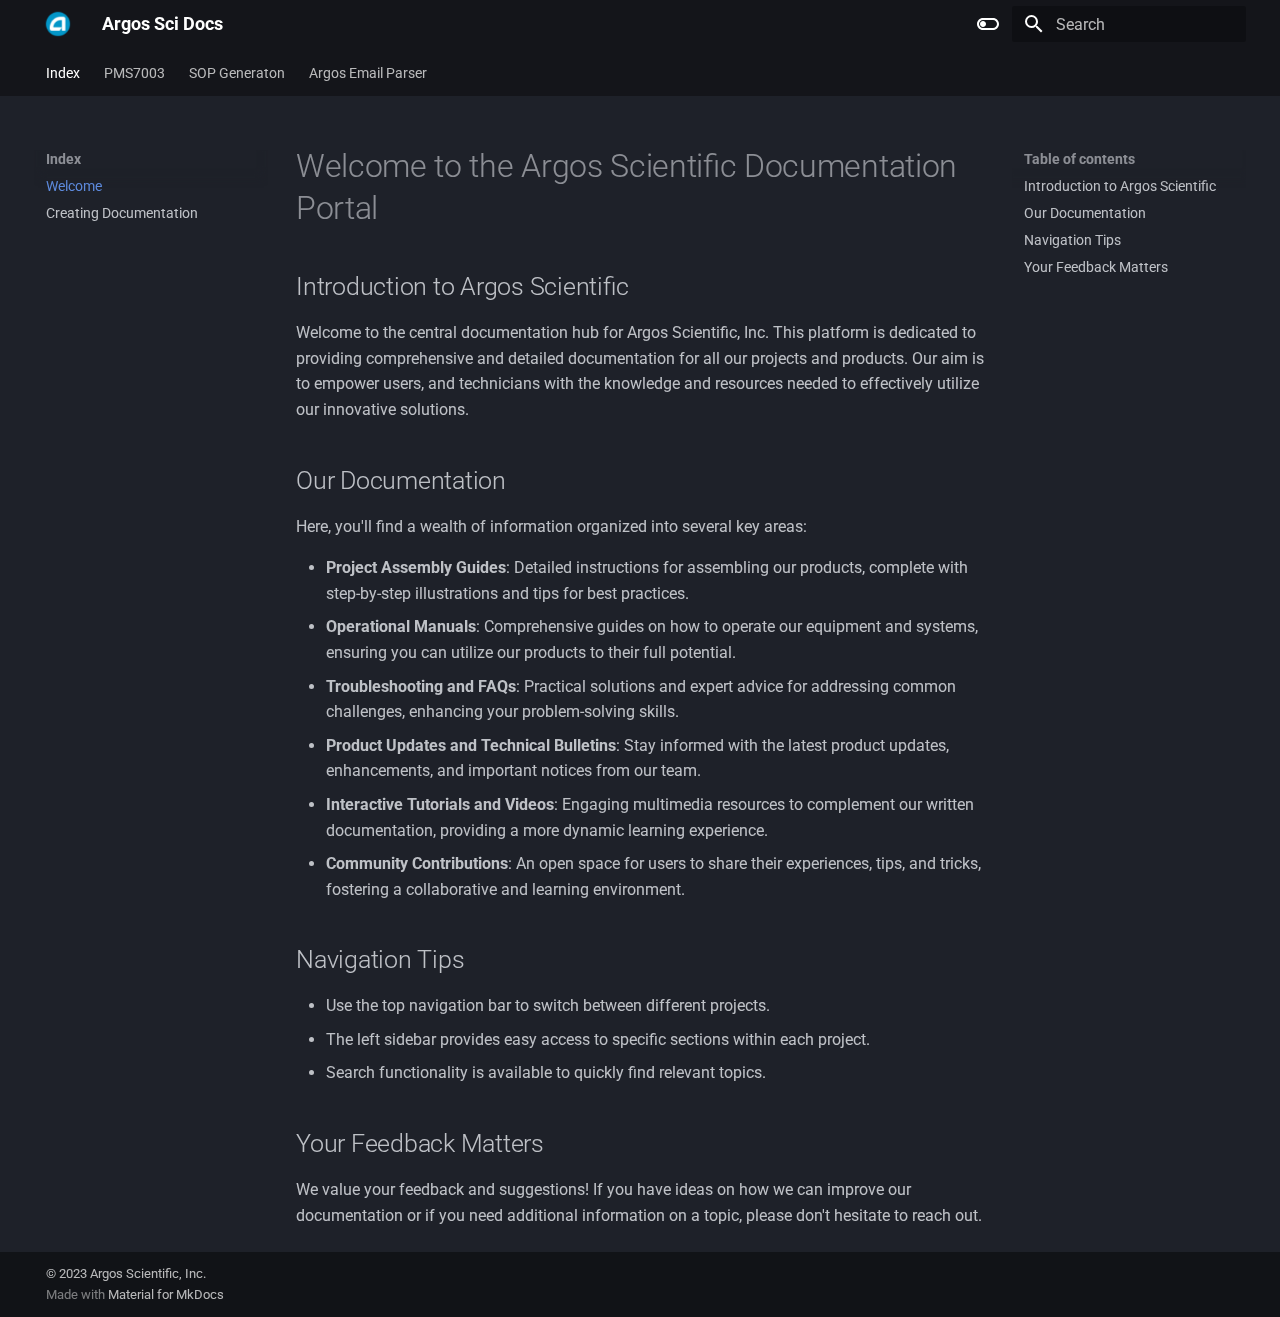
<file: index.html>
<!doctype html>
<html lang="en" class="no-js">
  <head>
    
      <meta charset="utf-8">
      <meta name="viewport" content="width=device-width,initial-scale=1">
      
      
      
      
      
        <link rel="next" href="index/Creating%20Documentation/">
      
      
      <link rel="icon" href="assets/favicon.png">
      <meta name="generator" content="mkdocs-1.5.3, mkdocs-material-9.5.9">
    
    
      
        <title>Welcome - Argos Sci Docs</title>
      
    
    
      <link rel="stylesheet" href="assets/stylesheets/main.f2e4d321.min.css">
      
        
        <link rel="stylesheet" href="assets/stylesheets/palette.06af60db.min.css">
      
      


    
    
      
    
    
      
        
        
        <link rel="preconnect" href="https://fonts.gstatic.com" crossorigin>
        <link rel="stylesheet" href="https://fonts.googleapis.com/css?family=Roboto:300,300i,400,400i,700,700i%7CRoboto+Mono:400,400i,700,700i&display=fallback">
        <style>:root{--md-text-font:"Roboto";--md-code-font:"Roboto Mono"}</style>
      
    
    
      <link rel="stylesheet" href="stylesheets/extra.css">
    
    <script>__md_scope=new URL(".",location),__md_hash=e=>[...e].reduce((e,_)=>(e<<5)-e+_.charCodeAt(0),0),__md_get=(e,_=localStorage,t=__md_scope)=>JSON.parse(_.getItem(t.pathname+"."+e)),__md_set=(e,_,t=localStorage,a=__md_scope)=>{try{t.setItem(a.pathname+"."+e,JSON.stringify(_))}catch(e){}}</script>
    
      

    
    
    
  </head>
  
  
    
    
      
    
    
    
    
    <body dir="ltr" data-md-color-scheme="slate" data-md-color-primary="black" data-md-color-accent="custom">
  
    
    <input class="md-toggle" data-md-toggle="drawer" type="checkbox" id="__drawer" autocomplete="off">
    <input class="md-toggle" data-md-toggle="search" type="checkbox" id="__search" autocomplete="off">
    <label class="md-overlay" for="__drawer"></label>
    <div data-md-component="skip">
      
        
        <a href="#welcome-to-the-argos-scientific-documentation-portal" class="md-skip">
          Skip to content
        </a>
      
    </div>
    <div data-md-component="announce">
      
    </div>
    
    
      

<header class="md-header" data-md-component="header">
  <nav class="md-header__inner md-grid" aria-label="Header">
    <a href="." title="Argos Sci Docs" class="md-header__button md-logo" aria-label="Argos Sci Docs" data-md-component="logo">
      
  <img src="assets/favicon.png" alt="logo">

    </a>
    <label class="md-header__button md-icon" for="__drawer">
      
      <svg xmlns="http://www.w3.org/2000/svg" viewBox="0 0 24 24"><path d="M3 6h18v2H3V6m0 5h18v2H3v-2m0 5h18v2H3v-2Z"/></svg>
    </label>
    <div class="md-header__title" data-md-component="header-title">
      <div class="md-header__ellipsis">
        <div class="md-header__topic">
          <span class="md-ellipsis">
            Argos Sci Docs
          </span>
        </div>
        <div class="md-header__topic" data-md-component="header-topic">
          <span class="md-ellipsis">
            
              Welcome
            
          </span>
        </div>
      </div>
    </div>
    
      
        <form class="md-header__option" data-md-component="palette">
  
    
    
    
    <input class="md-option" data-md-color-media="(prefers-color-scheme: light)" data-md-color-scheme="slate" data-md-color-primary="black" data-md-color-accent="custom"  aria-label="Switch to light mode"  type="radio" name="__palette" id="__palette_0">
    
      <label class="md-header__button md-icon" title="Switch to light mode" for="__palette_1" hidden>
        <svg xmlns="http://www.w3.org/2000/svg" viewBox="0 0 24 24"><path d="M17 6H7c-3.31 0-6 2.69-6 6s2.69 6 6 6h10c3.31 0 6-2.69 6-6s-2.69-6-6-6zm0 10H7c-2.21 0-4-1.79-4-4s1.79-4 4-4h10c2.21 0 4 1.79 4 4s-1.79 4-4 4zM7 9c-1.66 0-3 1.34-3 3s1.34 3 3 3 3-1.34 3-3-1.34-3-3-3z"/></svg>
      </label>
    
  
    
    
    
    <input class="md-option" data-md-color-media="(prefers-color-scheme: dark)" data-md-color-scheme="default" data-md-color-primary="black" data-md-color-accent="custom"  aria-label="Switch to dark mode"  type="radio" name="__palette" id="__palette_1">
    
      <label class="md-header__button md-icon" title="Switch to dark mode" for="__palette_0" hidden>
        <svg xmlns="http://www.w3.org/2000/svg" viewBox="0 0 24 24"><path d="M17 7H7a5 5 0 0 0-5 5 5 5 0 0 0 5 5h10a5 5 0 0 0 5-5 5 5 0 0 0-5-5m0 8a3 3 0 0 1-3-3 3 3 0 0 1 3-3 3 3 0 0 1 3 3 3 3 0 0 1-3 3Z"/></svg>
      </label>
    
  
</form>
      
    
    
      <script>var media,input,key,value,palette=__md_get("__palette");if(palette&&palette.color){"(prefers-color-scheme)"===palette.color.media&&(media=matchMedia("(prefers-color-scheme: light)"),input=document.querySelector(media.matches?"[data-md-color-media='(prefers-color-scheme: light)']":"[data-md-color-media='(prefers-color-scheme: dark)']"),palette.color.media=input.getAttribute("data-md-color-media"),palette.color.scheme=input.getAttribute("data-md-color-scheme"),palette.color.primary=input.getAttribute("data-md-color-primary"),palette.color.accent=input.getAttribute("data-md-color-accent"));for([key,value]of Object.entries(palette.color))document.body.setAttribute("data-md-color-"+key,value)}</script>
    
    
    
      <label class="md-header__button md-icon" for="__search">
        
        <svg xmlns="http://www.w3.org/2000/svg" viewBox="0 0 24 24"><path d="M9.5 3A6.5 6.5 0 0 1 16 9.5c0 1.61-.59 3.09-1.56 4.23l.27.27h.79l5 5-1.5 1.5-5-5v-.79l-.27-.27A6.516 6.516 0 0 1 9.5 16 6.5 6.5 0 0 1 3 9.5 6.5 6.5 0 0 1 9.5 3m0 2C7 5 5 7 5 9.5S7 14 9.5 14 14 12 14 9.5 12 5 9.5 5Z"/></svg>
      </label>
      <div class="md-search" data-md-component="search" role="dialog">
  <label class="md-search__overlay" for="__search"></label>
  <div class="md-search__inner" role="search">
    <form class="md-search__form" name="search">
      <input type="text" class="md-search__input" name="query" aria-label="Search" placeholder="Search" autocapitalize="off" autocorrect="off" autocomplete="off" spellcheck="false" data-md-component="search-query" required>
      <label class="md-search__icon md-icon" for="__search">
        
        <svg xmlns="http://www.w3.org/2000/svg" viewBox="0 0 24 24"><path d="M9.5 3A6.5 6.5 0 0 1 16 9.5c0 1.61-.59 3.09-1.56 4.23l.27.27h.79l5 5-1.5 1.5-5-5v-.79l-.27-.27A6.516 6.516 0 0 1 9.5 16 6.5 6.5 0 0 1 3 9.5 6.5 6.5 0 0 1 9.5 3m0 2C7 5 5 7 5 9.5S7 14 9.5 14 14 12 14 9.5 12 5 9.5 5Z"/></svg>
        
        <svg xmlns="http://www.w3.org/2000/svg" viewBox="0 0 24 24"><path d="M20 11v2H8l5.5 5.5-1.42 1.42L4.16 12l7.92-7.92L13.5 5.5 8 11h12Z"/></svg>
      </label>
      <nav class="md-search__options" aria-label="Search">
        
        <button type="reset" class="md-search__icon md-icon" title="Clear" aria-label="Clear" tabindex="-1">
          
          <svg xmlns="http://www.w3.org/2000/svg" viewBox="0 0 24 24"><path d="M19 6.41 17.59 5 12 10.59 6.41 5 5 6.41 10.59 12 5 17.59 6.41 19 12 13.41 17.59 19 19 17.59 13.41 12 19 6.41Z"/></svg>
        </button>
      </nav>
      
        <div class="md-search__suggest" data-md-component="search-suggest"></div>
      
    </form>
    <div class="md-search__output">
      <div class="md-search__scrollwrap" data-md-scrollfix>
        <div class="md-search-result" data-md-component="search-result">
          <div class="md-search-result__meta">
            Initializing search
          </div>
          <ol class="md-search-result__list" role="presentation"></ol>
        </div>
      </div>
    </div>
  </div>
</div>
    
    
  </nav>
  
</header>
    
    <div class="md-container" data-md-component="container">
      
      
        
          
            
<nav class="md-tabs" aria-label="Tabs" data-md-component="tabs">
  <div class="md-grid">
    <ul class="md-tabs__list">
      
        
  
  
    
  
  
    
    
      <li class="md-tabs__item md-tabs__item--active">
        <a href="." class="md-tabs__link">
          
  
  Index

        </a>
      </li>
    
  

      
        
  
  
  
    
    
      <li class="md-tabs__item">
        <a href="pms7003/PMS7003/" class="md-tabs__link">
          
  
  PMS7003

        </a>
      </li>
    
  

      
        
  
  
  
    
    
      <li class="md-tabs__item">
        <a href="SOP%20Generaton/SOP%20GPT/" class="md-tabs__link">
          
  
  SOP Generaton

        </a>
      </li>
    
  

      
        
  
  
  
    
    
      <li class="md-tabs__item">
        <a href="Argos%20Email%20Parser/How%20to%20Use/" class="md-tabs__link">
          
  
  Argos Email Parser

        </a>
      </li>
    
  

      
    </ul>
  </div>
</nav>
          
        
      
      <main class="md-main" data-md-component="main">
        <div class="md-main__inner md-grid">
          
            
              
              <div class="md-sidebar md-sidebar--primary" data-md-component="sidebar" data-md-type="navigation" >
                <div class="md-sidebar__scrollwrap">
                  <div class="md-sidebar__inner">
                    


  


<nav class="md-nav md-nav--primary md-nav--lifted" aria-label="Navigation" data-md-level="0">
  <label class="md-nav__title" for="__drawer">
    <a href="." title="Argos Sci Docs" class="md-nav__button md-logo" aria-label="Argos Sci Docs" data-md-component="logo">
      
  <img src="assets/favicon.png" alt="logo">

    </a>
    Argos Sci Docs
  </label>
  
  <ul class="md-nav__list" data-md-scrollfix>
    
      
      
  
  
    
  
  
  
    
    
    
      
        
        
      
      
        
      
    
    
    <li class="md-nav__item md-nav__item--active md-nav__item--section md-nav__item--nested">
      
        
        
        <input class="md-nav__toggle md-toggle " type="checkbox" id="__nav_1" checked>
        
          
          <label class="md-nav__link" for="__nav_1" id="__nav_1_label" tabindex="">
            
  
  <span class="md-ellipsis">
    Index
  </span>
  

            <span class="md-nav__icon md-icon"></span>
          </label>
        
        <nav class="md-nav" data-md-level="1" aria-labelledby="__nav_1_label" aria-expanded="true">
          <label class="md-nav__title" for="__nav_1">
            <span class="md-nav__icon md-icon"></span>
            Index
          </label>
          <ul class="md-nav__list" data-md-scrollfix>
            
              
                
  
  
    
  
  
  
    <li class="md-nav__item md-nav__item--active">
      
      <input class="md-nav__toggle md-toggle" type="checkbox" id="__toc">
      
      
        
      
      
        <label class="md-nav__link md-nav__link--active" for="__toc">
          
  
  <span class="md-ellipsis">
    Welcome
  </span>
  

          <span class="md-nav__icon md-icon"></span>
        </label>
      
      <a href="." class="md-nav__link md-nav__link--active">
        
  
  <span class="md-ellipsis">
    Welcome
  </span>
  

      </a>
      
        

<nav class="md-nav md-nav--secondary" aria-label="Table of contents">
  
  
  
    
  
  
    <label class="md-nav__title" for="__toc">
      <span class="md-nav__icon md-icon"></span>
      Table of contents
    </label>
    <ul class="md-nav__list" data-md-component="toc" data-md-scrollfix>
      
        <li class="md-nav__item">
  <a href="#introduction-to-argos-scientific" class="md-nav__link">
    <span class="md-ellipsis">
      Introduction to Argos Scientific
    </span>
  </a>
  
</li>
      
        <li class="md-nav__item">
  <a href="#our-documentation" class="md-nav__link">
    <span class="md-ellipsis">
      Our Documentation
    </span>
  </a>
  
</li>
      
        <li class="md-nav__item">
  <a href="#navigation-tips" class="md-nav__link">
    <span class="md-ellipsis">
      Navigation Tips
    </span>
  </a>
  
</li>
      
        <li class="md-nav__item">
  <a href="#your-feedback-matters" class="md-nav__link">
    <span class="md-ellipsis">
      Your Feedback Matters
    </span>
  </a>
  
</li>
      
    </ul>
  
</nav>
      
    </li>
  

              
            
              
                
  
  
  
  
    <li class="md-nav__item">
      <a href="index/Creating%20Documentation/" class="md-nav__link">
        
  
  <span class="md-ellipsis">
    Creating Documentation
  </span>
  

      </a>
    </li>
  

              
            
          </ul>
        </nav>
      
    </li>
  

    
      
      
  
  
  
  
    
    
    
      
      
        
      
    
    
    <li class="md-nav__item md-nav__item--nested">
      
        
        
        <input class="md-nav__toggle md-toggle " type="checkbox" id="__nav_2" >
        
          
          <label class="md-nav__link" for="__nav_2" id="__nav_2_label" tabindex="0">
            
  
  <span class="md-ellipsis">
    PMS7003
  </span>
  

            <span class="md-nav__icon md-icon"></span>
          </label>
        
        <nav class="md-nav" data-md-level="1" aria-labelledby="__nav_2_label" aria-expanded="false">
          <label class="md-nav__title" for="__nav_2">
            <span class="md-nav__icon md-icon"></span>
            PMS7003
          </label>
          <ul class="md-nav__list" data-md-scrollfix>
            
              
                
  
  
  
  
    <li class="md-nav__item">
      <a href="pms7003/PMS7003/" class="md-nav__link">
        
  
  <span class="md-ellipsis">
    Sensor Connection Guide
  </span>
  

      </a>
    </li>
  

              
            
              
                
  
  
  
  
    <li class="md-nav__item">
      <a href="pms7003/Running%20the%20Script/" class="md-nav__link">
        
  
  <span class="md-ellipsis">
    Running the Script
  </span>
  

      </a>
    </li>
  

              
            
              
                
  
  
  
  
    <li class="md-nav__item">
      <a href="pms7003/Understanding%20the%20Data/" class="md-nav__link">
        
  
  <span class="md-ellipsis">
    Understanding the Data
  </span>
  

      </a>
    </li>
  

              
            
          </ul>
        </nav>
      
    </li>
  

    
      
      
  
  
  
  
    
    
    
      
      
        
      
    
    
    <li class="md-nav__item md-nav__item--nested">
      
        
        
        <input class="md-nav__toggle md-toggle " type="checkbox" id="__nav_3" >
        
          
          <label class="md-nav__link" for="__nav_3" id="__nav_3_label" tabindex="0">
            
  
  <span class="md-ellipsis">
    SOP Generaton
  </span>
  

            <span class="md-nav__icon md-icon"></span>
          </label>
        
        <nav class="md-nav" data-md-level="1" aria-labelledby="__nav_3_label" aria-expanded="false">
          <label class="md-nav__title" for="__nav_3">
            <span class="md-nav__icon md-icon"></span>
            SOP Generaton
          </label>
          <ul class="md-nav__list" data-md-scrollfix>
            
              
                
  
  
  
  
    <li class="md-nav__item">
      <a href="SOP%20Generaton/SOP%20GPT/" class="md-nav__link">
        
  
  <span class="md-ellipsis">
    Creating SOP Documents
  </span>
  

      </a>
    </li>
  

              
            
              
                
  
  
  
  
    <li class="md-nav__item">
      <a href="SOP%20Generaton/Outline%20Questions/" class="md-nav__link">
        
  
  <span class="md-ellipsis">
    Outline Questions
  </span>
  

      </a>
    </li>
  

              
            
          </ul>
        </nav>
      
    </li>
  

    
      
      
  
  
  
  
    
    
    
      
      
        
      
    
    
    <li class="md-nav__item md-nav__item--nested">
      
        
        
        <input class="md-nav__toggle md-toggle " type="checkbox" id="__nav_4" >
        
          
          <label class="md-nav__link" for="__nav_4" id="__nav_4_label" tabindex="0">
            
  
  <span class="md-ellipsis">
    Argos Email Parser
  </span>
  

            <span class="md-nav__icon md-icon"></span>
          </label>
        
        <nav class="md-nav" data-md-level="1" aria-labelledby="__nav_4_label" aria-expanded="false">
          <label class="md-nav__title" for="__nav_4">
            <span class="md-nav__icon md-icon"></span>
            Argos Email Parser
          </label>
          <ul class="md-nav__list" data-md-scrollfix>
            
              
                
  
  
  
  
    <li class="md-nav__item">
      <a href="Argos%20Email%20Parser/How%20to%20Use/" class="md-nav__link">
        
  
  <span class="md-ellipsis">
    How to Use
  </span>
  

      </a>
    </li>
  

              
            
          </ul>
        </nav>
      
    </li>
  

    
  </ul>
</nav>
                  </div>
                </div>
              </div>
            
            
              
              <div class="md-sidebar md-sidebar--secondary" data-md-component="sidebar" data-md-type="toc" >
                <div class="md-sidebar__scrollwrap">
                  <div class="md-sidebar__inner">
                    

<nav class="md-nav md-nav--secondary" aria-label="Table of contents">
  
  
  
    
  
  
    <label class="md-nav__title" for="__toc">
      <span class="md-nav__icon md-icon"></span>
      Table of contents
    </label>
    <ul class="md-nav__list" data-md-component="toc" data-md-scrollfix>
      
        <li class="md-nav__item">
  <a href="#introduction-to-argos-scientific" class="md-nav__link">
    <span class="md-ellipsis">
      Introduction to Argos Scientific
    </span>
  </a>
  
</li>
      
        <li class="md-nav__item">
  <a href="#our-documentation" class="md-nav__link">
    <span class="md-ellipsis">
      Our Documentation
    </span>
  </a>
  
</li>
      
        <li class="md-nav__item">
  <a href="#navigation-tips" class="md-nav__link">
    <span class="md-ellipsis">
      Navigation Tips
    </span>
  </a>
  
</li>
      
        <li class="md-nav__item">
  <a href="#your-feedback-matters" class="md-nav__link">
    <span class="md-ellipsis">
      Your Feedback Matters
    </span>
  </a>
  
</li>
      
    </ul>
  
</nav>
                  </div>
                </div>
              </div>
            
          
          
            <div class="md-content" data-md-component="content">
              <article class="md-content__inner md-typeset">
                
                  


<h1 id="welcome-to-the-argos-scientific-documentation-portal">Welcome to the Argos Scientific Documentation Portal</h1>
<h2 id="introduction-to-argos-scientific">Introduction to Argos Scientific</h2>
<p>Welcome to the central documentation hub for Argos Scientific, Inc. This platform is dedicated to providing comprehensive and detailed documentation for all our projects and products. Our aim is to empower users, and technicians with the knowledge and resources needed to effectively utilize our innovative solutions.</p>
<h2 id="our-documentation">Our Documentation</h2>
<p>Here, you'll find a wealth of information organized into several key areas:</p>
<ul>
<li><strong>Project Assembly Guides</strong>: Detailed instructions for assembling our products, complete with step-by-step illustrations and tips for best practices.</li>
<li><strong>Operational Manuals</strong>: Comprehensive guides on how to operate our equipment and systems, ensuring you can utilize our products to their full potential.</li>
<li><strong>Troubleshooting and FAQs</strong>: Practical solutions and expert advice for addressing common challenges, enhancing your problem-solving skills.</li>
<li><strong>Product Updates and Technical Bulletins</strong>: Stay informed with the latest product updates, enhancements, and important notices from our team.</li>
<li><strong>Interactive Tutorials and Videos</strong>: Engaging multimedia resources to complement our written documentation, providing a more dynamic learning experience.</li>
<li><strong>Community Contributions</strong>: An open space for users to share their experiences, tips, and tricks, fostering a collaborative and learning environment.</li>
</ul>
<h2 id="navigation-tips">Navigation Tips</h2>
<ul>
<li>Use the top navigation bar to switch between different projects.</li>
<li>The left sidebar provides easy access to specific sections within each project.</li>
<li>Search functionality is available to quickly find relevant topics.</li>
</ul>
<h2 id="your-feedback-matters">Your Feedback Matters</h2>
<p>We value your feedback and suggestions! If you have ideas on how we can improve our documentation or if you need additional information on a topic, please don't hesitate to reach out.</p>












                
              </article>
            </div>
          
          
  <script>var tabs=__md_get("__tabs");if(Array.isArray(tabs))e:for(var set of document.querySelectorAll(".tabbed-set")){var tab,labels=set.querySelector(".tabbed-labels");for(tab of tabs)for(var label of labels.getElementsByTagName("label"))if(label.innerText.trim()===tab){var input=document.getElementById(label.htmlFor);input.checked=!0;continue e}}</script>

<script>var target=document.getElementById(location.hash.slice(1));target&&target.name&&(target.checked=target.name.startsWith("__tabbed_"))</script>
        </div>
        
          <button type="button" class="md-top md-icon" data-md-component="top" hidden>
  
  <svg xmlns="http://www.w3.org/2000/svg" viewBox="0 0 24 24"><path d="M13 20h-2V8l-5.5 5.5-1.42-1.42L12 4.16l7.92 7.92-1.42 1.42L13 8v12Z"/></svg>
  Back to top
</button>
        
      </main>
      
        <footer class="md-footer">
  
  <div class="md-footer-meta md-typeset">
    <div class="md-footer-meta__inner md-grid">
      <div class="md-copyright">
  
    <div class="md-copyright__highlight">
      &copy; 2023 <a href='https://argos-sci.com/' target='_blank' rel='noopener'>Argos Scientific, Inc.</a>
    </div>
  
  
    Made with
    <a href="https://squidfunk.github.io/mkdocs-material/" target="_blank" rel="noopener">
      Material for MkDocs
    </a>
  
</div>
      
    </div>
  </div>
</footer>
      
    </div>
    <div class="md-dialog" data-md-component="dialog">
      <div class="md-dialog__inner md-typeset"></div>
    </div>
    
    
    <script id="__config" type="application/json">{"base": ".", "features": ["navigation.tabs", "navigation.sections", "navigation.top", "search.suggest", "search.highlight", "content.tabs.link", "content.code.annotation", "content.code.copy"], "search": "assets/javascripts/workers/search.b8dbb3d2.min.js", "translations": {"clipboard.copied": "Copied to clipboard", "clipboard.copy": "Copy to clipboard", "search.result.more.one": "1 more on this page", "search.result.more.other": "# more on this page", "search.result.none": "No matching documents", "search.result.one": "1 matching document", "search.result.other": "# matching documents", "search.result.placeholder": "Type to start searching", "search.result.term.missing": "Missing", "select.version": "Select version"}}</script>
    
    
      <script src="assets/javascripts/bundle.8fd75fb4.min.js"></script>
      
    
  </body>
</html>
</file>
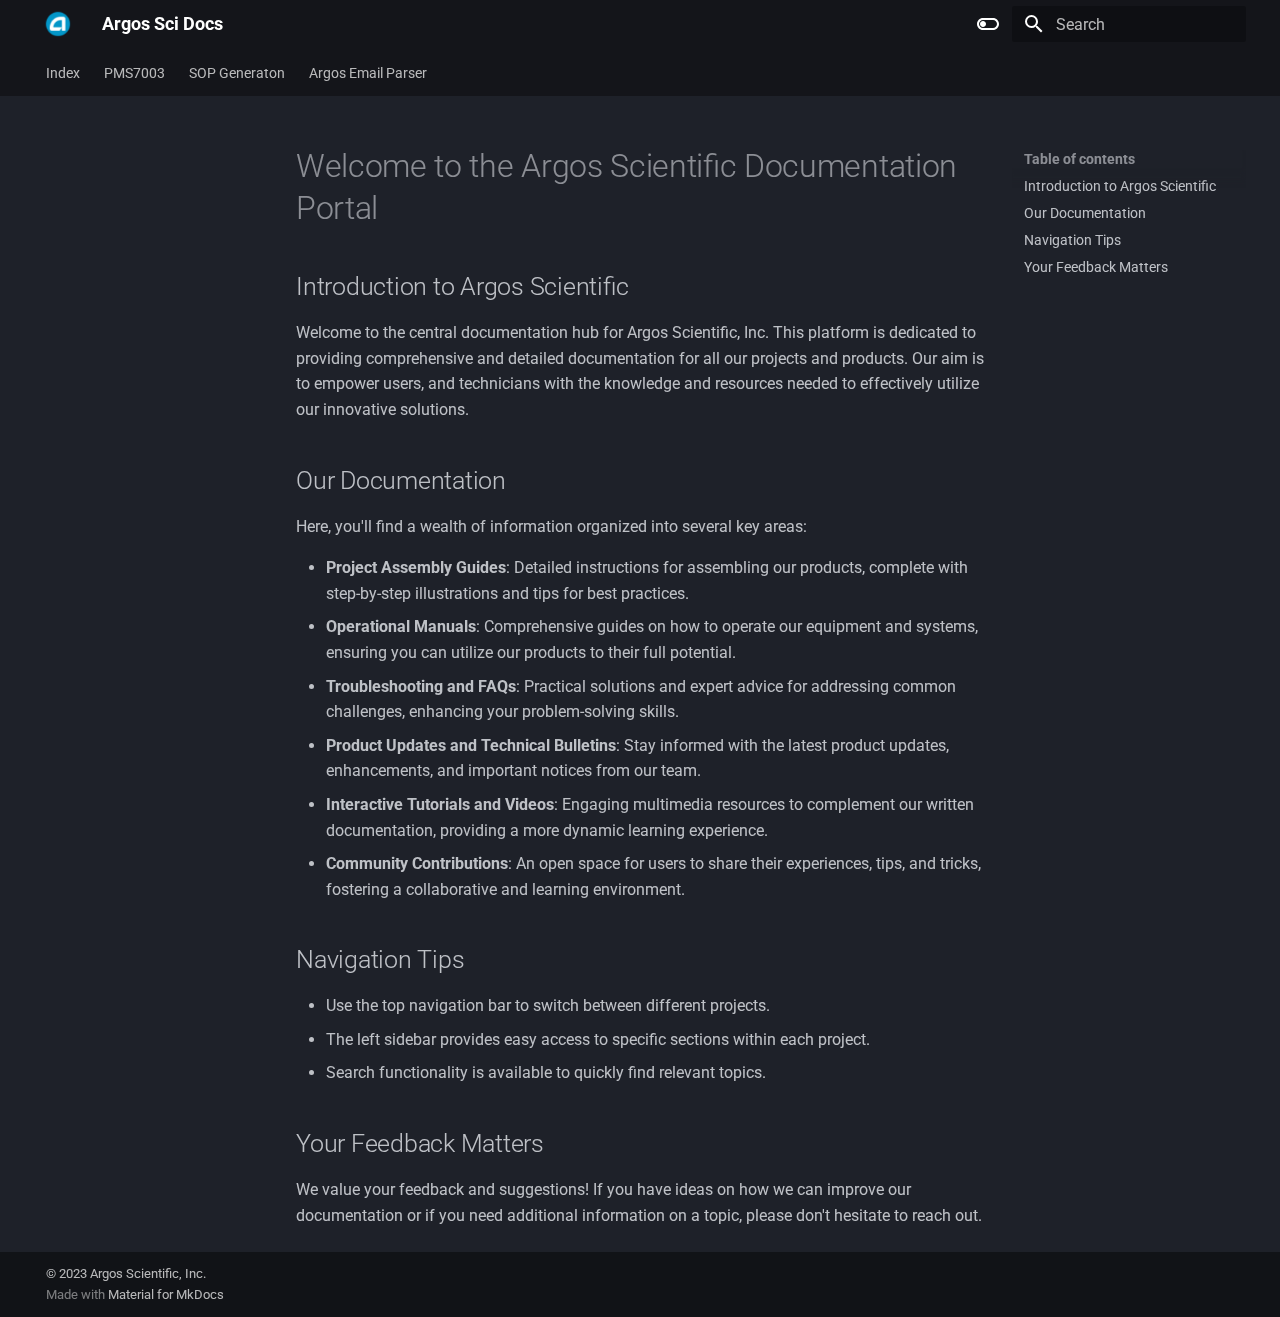
<file: index/index.html>
<!doctype html>
<html lang="en" class="no-js">
  <head>
    
      <meta charset="utf-8">
      <meta name="viewport" content="width=device-width,initial-scale=1">
      
      
      
      
      
      
      <link rel="icon" href="../assets/favicon.png">
      <meta name="generator" content="mkdocs-1.5.3, mkdocs-material-9.5.9">
    
    
      
        <title>Welcome to the Argos Scientific Documentation Portal - Argos Sci Docs</title>
      
    
    
      <link rel="stylesheet" href="../assets/stylesheets/main.f2e4d321.min.css">
      
        
        <link rel="stylesheet" href="../assets/stylesheets/palette.06af60db.min.css">
      
      


    
    
      
    
    
      
        
        
        <link rel="preconnect" href="https://fonts.gstatic.com" crossorigin>
        <link rel="stylesheet" href="https://fonts.googleapis.com/css?family=Roboto:300,300i,400,400i,700,700i%7CRoboto+Mono:400,400i,700,700i&display=fallback">
        <style>:root{--md-text-font:"Roboto";--md-code-font:"Roboto Mono"}</style>
      
    
    
      <link rel="stylesheet" href="../stylesheets/extra.css">
    
    <script>__md_scope=new URL("..",location),__md_hash=e=>[...e].reduce((e,_)=>(e<<5)-e+_.charCodeAt(0),0),__md_get=(e,_=localStorage,t=__md_scope)=>JSON.parse(_.getItem(t.pathname+"."+e)),__md_set=(e,_,t=localStorage,a=__md_scope)=>{try{t.setItem(a.pathname+"."+e,JSON.stringify(_))}catch(e){}}</script>
    
      

    
    
    
  </head>
  
  
    
    
      
    
    
    
    
    <body dir="ltr" data-md-color-scheme="slate" data-md-color-primary="black" data-md-color-accent="custom">
  
    
    <input class="md-toggle" data-md-toggle="drawer" type="checkbox" id="__drawer" autocomplete="off">
    <input class="md-toggle" data-md-toggle="search" type="checkbox" id="__search" autocomplete="off">
    <label class="md-overlay" for="__drawer"></label>
    <div data-md-component="skip">
      
        
        <a href="#welcome-to-the-argos-scientific-documentation-portal" class="md-skip">
          Skip to content
        </a>
      
    </div>
    <div data-md-component="announce">
      
    </div>
    
    
      

<header class="md-header" data-md-component="header">
  <nav class="md-header__inner md-grid" aria-label="Header">
    <a href=".." title="Argos Sci Docs" class="md-header__button md-logo" aria-label="Argos Sci Docs" data-md-component="logo">
      
  <img src="../assets/favicon.png" alt="logo">

    </a>
    <label class="md-header__button md-icon" for="__drawer">
      
      <svg xmlns="http://www.w3.org/2000/svg" viewBox="0 0 24 24"><path d="M3 6h18v2H3V6m0 5h18v2H3v-2m0 5h18v2H3v-2Z"/></svg>
    </label>
    <div class="md-header__title" data-md-component="header-title">
      <div class="md-header__ellipsis">
        <div class="md-header__topic">
          <span class="md-ellipsis">
            Argos Sci Docs
          </span>
        </div>
        <div class="md-header__topic" data-md-component="header-topic">
          <span class="md-ellipsis">
            
              Welcome to the Argos Scientific Documentation Portal
            
          </span>
        </div>
      </div>
    </div>
    
      
        <form class="md-header__option" data-md-component="palette">
  
    
    
    
    <input class="md-option" data-md-color-media="(prefers-color-scheme: light)" data-md-color-scheme="slate" data-md-color-primary="black" data-md-color-accent="custom"  aria-label="Switch to light mode"  type="radio" name="__palette" id="__palette_0">
    
      <label class="md-header__button md-icon" title="Switch to light mode" for="__palette_1" hidden>
        <svg xmlns="http://www.w3.org/2000/svg" viewBox="0 0 24 24"><path d="M17 6H7c-3.31 0-6 2.69-6 6s2.69 6 6 6h10c3.31 0 6-2.69 6-6s-2.69-6-6-6zm0 10H7c-2.21 0-4-1.79-4-4s1.79-4 4-4h10c2.21 0 4 1.79 4 4s-1.79 4-4 4zM7 9c-1.66 0-3 1.34-3 3s1.34 3 3 3 3-1.34 3-3-1.34-3-3-3z"/></svg>
      </label>
    
  
    
    
    
    <input class="md-option" data-md-color-media="(prefers-color-scheme: dark)" data-md-color-scheme="default" data-md-color-primary="black" data-md-color-accent="custom"  aria-label="Switch to dark mode"  type="radio" name="__palette" id="__palette_1">
    
      <label class="md-header__button md-icon" title="Switch to dark mode" for="__palette_0" hidden>
        <svg xmlns="http://www.w3.org/2000/svg" viewBox="0 0 24 24"><path d="M17 7H7a5 5 0 0 0-5 5 5 5 0 0 0 5 5h10a5 5 0 0 0 5-5 5 5 0 0 0-5-5m0 8a3 3 0 0 1-3-3 3 3 0 0 1 3-3 3 3 0 0 1 3 3 3 3 0 0 1-3 3Z"/></svg>
      </label>
    
  
</form>
      
    
    
      <script>var media,input,key,value,palette=__md_get("__palette");if(palette&&palette.color){"(prefers-color-scheme)"===palette.color.media&&(media=matchMedia("(prefers-color-scheme: light)"),input=document.querySelector(media.matches?"[data-md-color-media='(prefers-color-scheme: light)']":"[data-md-color-media='(prefers-color-scheme: dark)']"),palette.color.media=input.getAttribute("data-md-color-media"),palette.color.scheme=input.getAttribute("data-md-color-scheme"),palette.color.primary=input.getAttribute("data-md-color-primary"),palette.color.accent=input.getAttribute("data-md-color-accent"));for([key,value]of Object.entries(palette.color))document.body.setAttribute("data-md-color-"+key,value)}</script>
    
    
    
      <label class="md-header__button md-icon" for="__search">
        
        <svg xmlns="http://www.w3.org/2000/svg" viewBox="0 0 24 24"><path d="M9.5 3A6.5 6.5 0 0 1 16 9.5c0 1.61-.59 3.09-1.56 4.23l.27.27h.79l5 5-1.5 1.5-5-5v-.79l-.27-.27A6.516 6.516 0 0 1 9.5 16 6.5 6.5 0 0 1 3 9.5 6.5 6.5 0 0 1 9.5 3m0 2C7 5 5 7 5 9.5S7 14 9.5 14 14 12 14 9.5 12 5 9.5 5Z"/></svg>
      </label>
      <div class="md-search" data-md-component="search" role="dialog">
  <label class="md-search__overlay" for="__search"></label>
  <div class="md-search__inner" role="search">
    <form class="md-search__form" name="search">
      <input type="text" class="md-search__input" name="query" aria-label="Search" placeholder="Search" autocapitalize="off" autocorrect="off" autocomplete="off" spellcheck="false" data-md-component="search-query" required>
      <label class="md-search__icon md-icon" for="__search">
        
        <svg xmlns="http://www.w3.org/2000/svg" viewBox="0 0 24 24"><path d="M9.5 3A6.5 6.5 0 0 1 16 9.5c0 1.61-.59 3.09-1.56 4.23l.27.27h.79l5 5-1.5 1.5-5-5v-.79l-.27-.27A6.516 6.516 0 0 1 9.5 16 6.5 6.5 0 0 1 3 9.5 6.5 6.5 0 0 1 9.5 3m0 2C7 5 5 7 5 9.5S7 14 9.5 14 14 12 14 9.5 12 5 9.5 5Z"/></svg>
        
        <svg xmlns="http://www.w3.org/2000/svg" viewBox="0 0 24 24"><path d="M20 11v2H8l5.5 5.5-1.42 1.42L4.16 12l7.92-7.92L13.5 5.5 8 11h12Z"/></svg>
      </label>
      <nav class="md-search__options" aria-label="Search">
        
        <button type="reset" class="md-search__icon md-icon" title="Clear" aria-label="Clear" tabindex="-1">
          
          <svg xmlns="http://www.w3.org/2000/svg" viewBox="0 0 24 24"><path d="M19 6.41 17.59 5 12 10.59 6.41 5 5 6.41 10.59 12 5 17.59 6.41 19 12 13.41 17.59 19 19 17.59 13.41 12 19 6.41Z"/></svg>
        </button>
      </nav>
      
        <div class="md-search__suggest" data-md-component="search-suggest"></div>
      
    </form>
    <div class="md-search__output">
      <div class="md-search__scrollwrap" data-md-scrollfix>
        <div class="md-search-result" data-md-component="search-result">
          <div class="md-search-result__meta">
            Initializing search
          </div>
          <ol class="md-search-result__list" role="presentation"></ol>
        </div>
      </div>
    </div>
  </div>
</div>
    
    
  </nav>
  
</header>
    
    <div class="md-container" data-md-component="container">
      
      
        
          
            
<nav class="md-tabs" aria-label="Tabs" data-md-component="tabs">
  <div class="md-grid">
    <ul class="md-tabs__list">
      
        
  
  
  
    
    
      <li class="md-tabs__item">
        <a href=".." class="md-tabs__link">
          
  
  Index

        </a>
      </li>
    
  

      
        
  
  
  
    
    
      <li class="md-tabs__item">
        <a href="../pms7003/PMS7003/" class="md-tabs__link">
          
  
  PMS7003

        </a>
      </li>
    
  

      
        
  
  
  
    
    
      <li class="md-tabs__item">
        <a href="../SOP%20Generaton/SOP%20GPT/" class="md-tabs__link">
          
  
  SOP Generaton

        </a>
      </li>
    
  

      
        
  
  
  
    
    
      <li class="md-tabs__item">
        <a href="../Argos%20Email%20Parser/How%20to%20Use/" class="md-tabs__link">
          
  
  Argos Email Parser

        </a>
      </li>
    
  

      
    </ul>
  </div>
</nav>
          
        
      
      <main class="md-main" data-md-component="main">
        <div class="md-main__inner md-grid">
          
            
              
              <div class="md-sidebar md-sidebar--primary" data-md-component="sidebar" data-md-type="navigation" >
                <div class="md-sidebar__scrollwrap">
                  <div class="md-sidebar__inner">
                    


  


<nav class="md-nav md-nav--primary md-nav--lifted" aria-label="Navigation" data-md-level="0">
  <label class="md-nav__title" for="__drawer">
    <a href=".." title="Argos Sci Docs" class="md-nav__button md-logo" aria-label="Argos Sci Docs" data-md-component="logo">
      
  <img src="../assets/favicon.png" alt="logo">

    </a>
    Argos Sci Docs
  </label>
  
  <ul class="md-nav__list" data-md-scrollfix>
    
      
      
  
  
  
  
    
    
    
      
      
        
      
    
    
    <li class="md-nav__item md-nav__item--nested">
      
        
        
        <input class="md-nav__toggle md-toggle " type="checkbox" id="__nav_1" >
        
          
          <label class="md-nav__link" for="__nav_1" id="__nav_1_label" tabindex="0">
            
  
  <span class="md-ellipsis">
    Index
  </span>
  

            <span class="md-nav__icon md-icon"></span>
          </label>
        
        <nav class="md-nav" data-md-level="1" aria-labelledby="__nav_1_label" aria-expanded="false">
          <label class="md-nav__title" for="__nav_1">
            <span class="md-nav__icon md-icon"></span>
            Index
          </label>
          <ul class="md-nav__list" data-md-scrollfix>
            
              
                
  
  
  
  
    <li class="md-nav__item">
      <a href=".." class="md-nav__link">
        
  
  <span class="md-ellipsis">
    Welcome
  </span>
  

      </a>
    </li>
  

              
            
              
                
  
  
  
  
    <li class="md-nav__item">
      <a href="Creating%20Documentation/" class="md-nav__link">
        
  
  <span class="md-ellipsis">
    Creating Documentation
  </span>
  

      </a>
    </li>
  

              
            
          </ul>
        </nav>
      
    </li>
  

    
      
      
  
  
  
  
    
    
    
      
      
        
      
    
    
    <li class="md-nav__item md-nav__item--nested">
      
        
        
        <input class="md-nav__toggle md-toggle " type="checkbox" id="__nav_2" >
        
          
          <label class="md-nav__link" for="__nav_2" id="__nav_2_label" tabindex="0">
            
  
  <span class="md-ellipsis">
    PMS7003
  </span>
  

            <span class="md-nav__icon md-icon"></span>
          </label>
        
        <nav class="md-nav" data-md-level="1" aria-labelledby="__nav_2_label" aria-expanded="false">
          <label class="md-nav__title" for="__nav_2">
            <span class="md-nav__icon md-icon"></span>
            PMS7003
          </label>
          <ul class="md-nav__list" data-md-scrollfix>
            
              
                
  
  
  
  
    <li class="md-nav__item">
      <a href="../pms7003/PMS7003/" class="md-nav__link">
        
  
  <span class="md-ellipsis">
    Sensor Connection Guide
  </span>
  

      </a>
    </li>
  

              
            
              
                
  
  
  
  
    <li class="md-nav__item">
      <a href="../pms7003/Running%20the%20Script/" class="md-nav__link">
        
  
  <span class="md-ellipsis">
    Running the Script
  </span>
  

      </a>
    </li>
  

              
            
              
                
  
  
  
  
    <li class="md-nav__item">
      <a href="../pms7003/Understanding%20the%20Data/" class="md-nav__link">
        
  
  <span class="md-ellipsis">
    Understanding the Data
  </span>
  

      </a>
    </li>
  

              
            
          </ul>
        </nav>
      
    </li>
  

    
      
      
  
  
  
  
    
    
    
      
      
        
      
    
    
    <li class="md-nav__item md-nav__item--nested">
      
        
        
        <input class="md-nav__toggle md-toggle " type="checkbox" id="__nav_3" >
        
          
          <label class="md-nav__link" for="__nav_3" id="__nav_3_label" tabindex="0">
            
  
  <span class="md-ellipsis">
    SOP Generaton
  </span>
  

            <span class="md-nav__icon md-icon"></span>
          </label>
        
        <nav class="md-nav" data-md-level="1" aria-labelledby="__nav_3_label" aria-expanded="false">
          <label class="md-nav__title" for="__nav_3">
            <span class="md-nav__icon md-icon"></span>
            SOP Generaton
          </label>
          <ul class="md-nav__list" data-md-scrollfix>
            
              
                
  
  
  
  
    <li class="md-nav__item">
      <a href="../SOP%20Generaton/SOP%20GPT/" class="md-nav__link">
        
  
  <span class="md-ellipsis">
    Creating SOP Documents
  </span>
  

      </a>
    </li>
  

              
            
              
                
  
  
  
  
    <li class="md-nav__item">
      <a href="../SOP%20Generaton/Outline%20Questions/" class="md-nav__link">
        
  
  <span class="md-ellipsis">
    Outline Questions
  </span>
  

      </a>
    </li>
  

              
            
          </ul>
        </nav>
      
    </li>
  

    
      
      
  
  
  
  
    
    
    
      
      
        
      
    
    
    <li class="md-nav__item md-nav__item--nested">
      
        
        
        <input class="md-nav__toggle md-toggle " type="checkbox" id="__nav_4" >
        
          
          <label class="md-nav__link" for="__nav_4" id="__nav_4_label" tabindex="0">
            
  
  <span class="md-ellipsis">
    Argos Email Parser
  </span>
  

            <span class="md-nav__icon md-icon"></span>
          </label>
        
        <nav class="md-nav" data-md-level="1" aria-labelledby="__nav_4_label" aria-expanded="false">
          <label class="md-nav__title" for="__nav_4">
            <span class="md-nav__icon md-icon"></span>
            Argos Email Parser
          </label>
          <ul class="md-nav__list" data-md-scrollfix>
            
              
                
  
  
  
  
    <li class="md-nav__item">
      <a href="../Argos%20Email%20Parser/How%20to%20Use/" class="md-nav__link">
        
  
  <span class="md-ellipsis">
    How to Use
  </span>
  

      </a>
    </li>
  

              
            
          </ul>
        </nav>
      
    </li>
  

    
  </ul>
</nav>
                  </div>
                </div>
              </div>
            
            
              
              <div class="md-sidebar md-sidebar--secondary" data-md-component="sidebar" data-md-type="toc" >
                <div class="md-sidebar__scrollwrap">
                  <div class="md-sidebar__inner">
                    

<nav class="md-nav md-nav--secondary" aria-label="Table of contents">
  
  
  
    
  
  
    <label class="md-nav__title" for="__toc">
      <span class="md-nav__icon md-icon"></span>
      Table of contents
    </label>
    <ul class="md-nav__list" data-md-component="toc" data-md-scrollfix>
      
        <li class="md-nav__item">
  <a href="#introduction-to-argos-scientific" class="md-nav__link">
    <span class="md-ellipsis">
      Introduction to Argos Scientific
    </span>
  </a>
  
</li>
      
        <li class="md-nav__item">
  <a href="#our-documentation" class="md-nav__link">
    <span class="md-ellipsis">
      Our Documentation
    </span>
  </a>
  
</li>
      
        <li class="md-nav__item">
  <a href="#navigation-tips" class="md-nav__link">
    <span class="md-ellipsis">
      Navigation Tips
    </span>
  </a>
  
</li>
      
        <li class="md-nav__item">
  <a href="#your-feedback-matters" class="md-nav__link">
    <span class="md-ellipsis">
      Your Feedback Matters
    </span>
  </a>
  
</li>
      
    </ul>
  
</nav>
                  </div>
                </div>
              </div>
            
          
          
            <div class="md-content" data-md-component="content">
              <article class="md-content__inner md-typeset">
                
                  


<h1 id="welcome-to-the-argos-scientific-documentation-portal">Welcome to the Argos Scientific Documentation Portal</h1>
<h2 id="introduction-to-argos-scientific">Introduction to Argos Scientific</h2>
<p>Welcome to the central documentation hub for Argos Scientific, Inc. This platform is dedicated to providing comprehensive and detailed documentation for all our projects and products. Our aim is to empower users, and technicians with the knowledge and resources needed to effectively utilize our innovative solutions.</p>
<h2 id="our-documentation">Our Documentation</h2>
<p>Here, you'll find a wealth of information organized into several key areas:</p>
<ul>
<li><strong>Project Assembly Guides</strong>: Detailed instructions for assembling our products, complete with step-by-step illustrations and tips for best practices.</li>
<li><strong>Operational Manuals</strong>: Comprehensive guides on how to operate our equipment and systems, ensuring you can utilize our products to their full potential.</li>
<li><strong>Troubleshooting and FAQs</strong>: Practical solutions and expert advice for addressing common challenges, enhancing your problem-solving skills.</li>
<li><strong>Product Updates and Technical Bulletins</strong>: Stay informed with the latest product updates, enhancements, and important notices from our team.</li>
<li><strong>Interactive Tutorials and Videos</strong>: Engaging multimedia resources to complement our written documentation, providing a more dynamic learning experience.</li>
<li><strong>Community Contributions</strong>: An open space for users to share their experiences, tips, and tricks, fostering a collaborative and learning environment.</li>
</ul>
<h2 id="navigation-tips">Navigation Tips</h2>
<ul>
<li>Use the top navigation bar to switch between different projects.</li>
<li>The left sidebar provides easy access to specific sections within each project.</li>
<li>Search functionality is available to quickly find relevant topics.</li>
</ul>
<h2 id="your-feedback-matters">Your Feedback Matters</h2>
<p>We value your feedback and suggestions! If you have ideas on how we can improve our documentation or if you need additional information on a topic, please don't hesitate to reach out.</p>












                
              </article>
            </div>
          
          
  <script>var tabs=__md_get("__tabs");if(Array.isArray(tabs))e:for(var set of document.querySelectorAll(".tabbed-set")){var tab,labels=set.querySelector(".tabbed-labels");for(tab of tabs)for(var label of labels.getElementsByTagName("label"))if(label.innerText.trim()===tab){var input=document.getElementById(label.htmlFor);input.checked=!0;continue e}}</script>

<script>var target=document.getElementById(location.hash.slice(1));target&&target.name&&(target.checked=target.name.startsWith("__tabbed_"))</script>
        </div>
        
          <button type="button" class="md-top md-icon" data-md-component="top" hidden>
  
  <svg xmlns="http://www.w3.org/2000/svg" viewBox="0 0 24 24"><path d="M13 20h-2V8l-5.5 5.5-1.42-1.42L12 4.16l7.92 7.92-1.42 1.42L13 8v12Z"/></svg>
  Back to top
</button>
        
      </main>
      
        <footer class="md-footer">
  
  <div class="md-footer-meta md-typeset">
    <div class="md-footer-meta__inner md-grid">
      <div class="md-copyright">
  
    <div class="md-copyright__highlight">
      &copy; 2023 <a href='https://argos-sci.com/' target='_blank' rel='noopener'>Argos Scientific, Inc.</a>
    </div>
  
  
    Made with
    <a href="https://squidfunk.github.io/mkdocs-material/" target="_blank" rel="noopener">
      Material for MkDocs
    </a>
  
</div>
      
    </div>
  </div>
</footer>
      
    </div>
    <div class="md-dialog" data-md-component="dialog">
      <div class="md-dialog__inner md-typeset"></div>
    </div>
    
    
    <script id="__config" type="application/json">{"base": "..", "features": ["navigation.tabs", "navigation.sections", "navigation.top", "search.suggest", "search.highlight", "content.tabs.link", "content.code.annotation", "content.code.copy"], "search": "../assets/javascripts/workers/search.b8dbb3d2.min.js", "translations": {"clipboard.copied": "Copied to clipboard", "clipboard.copy": "Copy to clipboard", "search.result.more.one": "1 more on this page", "search.result.more.other": "# more on this page", "search.result.none": "No matching documents", "search.result.one": "1 matching document", "search.result.other": "# matching documents", "search.result.placeholder": "Type to start searching", "search.result.term.missing": "Missing", "select.version": "Select version"}}</script>
    
    
      <script src="../assets/javascripts/bundle.8fd75fb4.min.js"></script>
      
    
  </body>
</html>
</file>
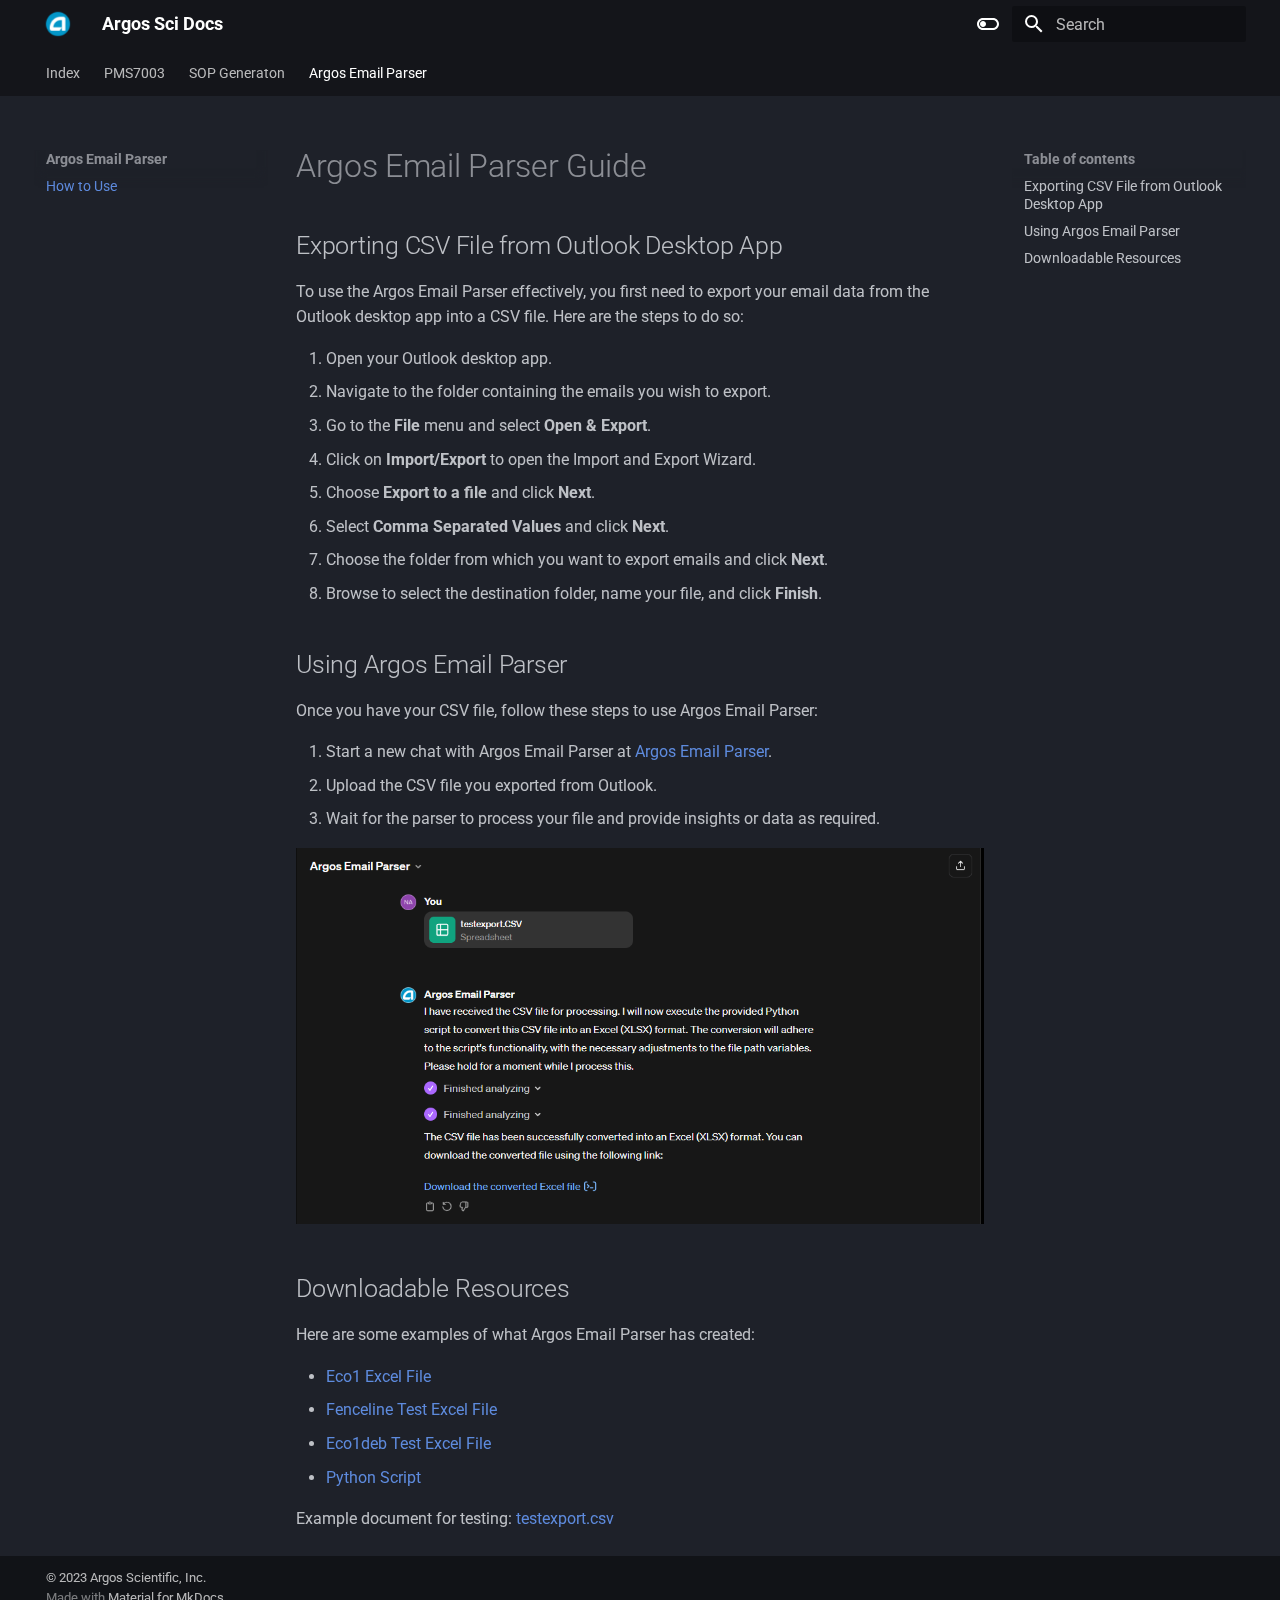
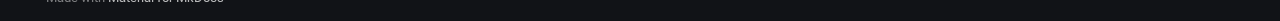
<file: Argos Email Parser/How to Use/index.html>
<!doctype html>
<html lang="en" class="no-js">
  <head>
    
      <meta charset="utf-8">
      <meta name="viewport" content="width=device-width,initial-scale=1">
      
      
      
      
        <link rel="prev" href="../../SOP%20Generaton/Outline%20Questions/">
      
      
      
      <link rel="icon" href="../../assets/favicon.png">
      <meta name="generator" content="mkdocs-1.5.3, mkdocs-material-9.5.9">
    
    
      
        <title>How to Use - Argos Sci Docs</title>
      
    
    
      <link rel="stylesheet" href="../../assets/stylesheets/main.f2e4d321.min.css">
      
        
        <link rel="stylesheet" href="../../assets/stylesheets/palette.06af60db.min.css">
      
      


    
    
      
    
    
      
        
        
        <link rel="preconnect" href="https://fonts.gstatic.com" crossorigin>
        <link rel="stylesheet" href="https://fonts.googleapis.com/css?family=Roboto:300,300i,400,400i,700,700i%7CRoboto+Mono:400,400i,700,700i&display=fallback">
        <style>:root{--md-text-font:"Roboto";--md-code-font:"Roboto Mono"}</style>
      
    
    
      <link rel="stylesheet" href="../../stylesheets/extra.css">
    
    <script>__md_scope=new URL("../..",location),__md_hash=e=>[...e].reduce((e,_)=>(e<<5)-e+_.charCodeAt(0),0),__md_get=(e,_=localStorage,t=__md_scope)=>JSON.parse(_.getItem(t.pathname+"."+e)),__md_set=(e,_,t=localStorage,a=__md_scope)=>{try{t.setItem(a.pathname+"."+e,JSON.stringify(_))}catch(e){}}</script>
    
      

    
    
    
  </head>
  
  
    
    
      
    
    
    
    
    <body dir="ltr" data-md-color-scheme="slate" data-md-color-primary="black" data-md-color-accent="custom">
  
    
    <input class="md-toggle" data-md-toggle="drawer" type="checkbox" id="__drawer" autocomplete="off">
    <input class="md-toggle" data-md-toggle="search" type="checkbox" id="__search" autocomplete="off">
    <label class="md-overlay" for="__drawer"></label>
    <div data-md-component="skip">
      
        
        <a href="#argos-email-parser-guide" class="md-skip">
          Skip to content
        </a>
      
    </div>
    <div data-md-component="announce">
      
    </div>
    
    
      

<header class="md-header" data-md-component="header">
  <nav class="md-header__inner md-grid" aria-label="Header">
    <a href="../.." title="Argos Sci Docs" class="md-header__button md-logo" aria-label="Argos Sci Docs" data-md-component="logo">
      
  <img src="../../assets/favicon.png" alt="logo">

    </a>
    <label class="md-header__button md-icon" for="__drawer">
      
      <svg xmlns="http://www.w3.org/2000/svg" viewBox="0 0 24 24"><path d="M3 6h18v2H3V6m0 5h18v2H3v-2m0 5h18v2H3v-2Z"/></svg>
    </label>
    <div class="md-header__title" data-md-component="header-title">
      <div class="md-header__ellipsis">
        <div class="md-header__topic">
          <span class="md-ellipsis">
            Argos Sci Docs
          </span>
        </div>
        <div class="md-header__topic" data-md-component="header-topic">
          <span class="md-ellipsis">
            
              How to Use
            
          </span>
        </div>
      </div>
    </div>
    
      
        <form class="md-header__option" data-md-component="palette">
  
    
    
    
    <input class="md-option" data-md-color-media="(prefers-color-scheme: light)" data-md-color-scheme="slate" data-md-color-primary="black" data-md-color-accent="custom"  aria-label="Switch to light mode"  type="radio" name="__palette" id="__palette_0">
    
      <label class="md-header__button md-icon" title="Switch to light mode" for="__palette_1" hidden>
        <svg xmlns="http://www.w3.org/2000/svg" viewBox="0 0 24 24"><path d="M17 6H7c-3.31 0-6 2.69-6 6s2.69 6 6 6h10c3.31 0 6-2.69 6-6s-2.69-6-6-6zm0 10H7c-2.21 0-4-1.79-4-4s1.79-4 4-4h10c2.21 0 4 1.79 4 4s-1.79 4-4 4zM7 9c-1.66 0-3 1.34-3 3s1.34 3 3 3 3-1.34 3-3-1.34-3-3-3z"/></svg>
      </label>
    
  
    
    
    
    <input class="md-option" data-md-color-media="(prefers-color-scheme: dark)" data-md-color-scheme="default" data-md-color-primary="black" data-md-color-accent="custom"  aria-label="Switch to dark mode"  type="radio" name="__palette" id="__palette_1">
    
      <label class="md-header__button md-icon" title="Switch to dark mode" for="__palette_0" hidden>
        <svg xmlns="http://www.w3.org/2000/svg" viewBox="0 0 24 24"><path d="M17 7H7a5 5 0 0 0-5 5 5 5 0 0 0 5 5h10a5 5 0 0 0 5-5 5 5 0 0 0-5-5m0 8a3 3 0 0 1-3-3 3 3 0 0 1 3-3 3 3 0 0 1 3 3 3 3 0 0 1-3 3Z"/></svg>
      </label>
    
  
</form>
      
    
    
      <script>var media,input,key,value,palette=__md_get("__palette");if(palette&&palette.color){"(prefers-color-scheme)"===palette.color.media&&(media=matchMedia("(prefers-color-scheme: light)"),input=document.querySelector(media.matches?"[data-md-color-media='(prefers-color-scheme: light)']":"[data-md-color-media='(prefers-color-scheme: dark)']"),palette.color.media=input.getAttribute("data-md-color-media"),palette.color.scheme=input.getAttribute("data-md-color-scheme"),palette.color.primary=input.getAttribute("data-md-color-primary"),palette.color.accent=input.getAttribute("data-md-color-accent"));for([key,value]of Object.entries(palette.color))document.body.setAttribute("data-md-color-"+key,value)}</script>
    
    
    
      <label class="md-header__button md-icon" for="__search">
        
        <svg xmlns="http://www.w3.org/2000/svg" viewBox="0 0 24 24"><path d="M9.5 3A6.5 6.5 0 0 1 16 9.5c0 1.61-.59 3.09-1.56 4.23l.27.27h.79l5 5-1.5 1.5-5-5v-.79l-.27-.27A6.516 6.516 0 0 1 9.5 16 6.5 6.5 0 0 1 3 9.5 6.5 6.5 0 0 1 9.5 3m0 2C7 5 5 7 5 9.5S7 14 9.5 14 14 12 14 9.5 12 5 9.5 5Z"/></svg>
      </label>
      <div class="md-search" data-md-component="search" role="dialog">
  <label class="md-search__overlay" for="__search"></label>
  <div class="md-search__inner" role="search">
    <form class="md-search__form" name="search">
      <input type="text" class="md-search__input" name="query" aria-label="Search" placeholder="Search" autocapitalize="off" autocorrect="off" autocomplete="off" spellcheck="false" data-md-component="search-query" required>
      <label class="md-search__icon md-icon" for="__search">
        
        <svg xmlns="http://www.w3.org/2000/svg" viewBox="0 0 24 24"><path d="M9.5 3A6.5 6.5 0 0 1 16 9.5c0 1.61-.59 3.09-1.56 4.23l.27.27h.79l5 5-1.5 1.5-5-5v-.79l-.27-.27A6.516 6.516 0 0 1 9.5 16 6.5 6.5 0 0 1 3 9.5 6.5 6.5 0 0 1 9.5 3m0 2C7 5 5 7 5 9.5S7 14 9.5 14 14 12 14 9.5 12 5 9.5 5Z"/></svg>
        
        <svg xmlns="http://www.w3.org/2000/svg" viewBox="0 0 24 24"><path d="M20 11v2H8l5.5 5.5-1.42 1.42L4.16 12l7.92-7.92L13.5 5.5 8 11h12Z"/></svg>
      </label>
      <nav class="md-search__options" aria-label="Search">
        
        <button type="reset" class="md-search__icon md-icon" title="Clear" aria-label="Clear" tabindex="-1">
          
          <svg xmlns="http://www.w3.org/2000/svg" viewBox="0 0 24 24"><path d="M19 6.41 17.59 5 12 10.59 6.41 5 5 6.41 10.59 12 5 17.59 6.41 19 12 13.41 17.59 19 19 17.59 13.41 12 19 6.41Z"/></svg>
        </button>
      </nav>
      
        <div class="md-search__suggest" data-md-component="search-suggest"></div>
      
    </form>
    <div class="md-search__output">
      <div class="md-search__scrollwrap" data-md-scrollfix>
        <div class="md-search-result" data-md-component="search-result">
          <div class="md-search-result__meta">
            Initializing search
          </div>
          <ol class="md-search-result__list" role="presentation"></ol>
        </div>
      </div>
    </div>
  </div>
</div>
    
    
  </nav>
  
</header>
    
    <div class="md-container" data-md-component="container">
      
      
        
          
            
<nav class="md-tabs" aria-label="Tabs" data-md-component="tabs">
  <div class="md-grid">
    <ul class="md-tabs__list">
      
        
  
  
  
    
    
      <li class="md-tabs__item">
        <a href="../.." class="md-tabs__link">
          
  
  Index

        </a>
      </li>
    
  

      
        
  
  
  
    
    
      <li class="md-tabs__item">
        <a href="../../pms7003/PMS7003/" class="md-tabs__link">
          
  
  PMS7003

        </a>
      </li>
    
  

      
        
  
  
  
    
    
      <li class="md-tabs__item">
        <a href="../../SOP%20Generaton/SOP%20GPT/" class="md-tabs__link">
          
  
  SOP Generaton

        </a>
      </li>
    
  

      
        
  
  
    
  
  
    
    
      <li class="md-tabs__item md-tabs__item--active">
        <a href="./" class="md-tabs__link">
          
  
  Argos Email Parser

        </a>
      </li>
    
  

      
    </ul>
  </div>
</nav>
          
        
      
      <main class="md-main" data-md-component="main">
        <div class="md-main__inner md-grid">
          
            
              
              <div class="md-sidebar md-sidebar--primary" data-md-component="sidebar" data-md-type="navigation" >
                <div class="md-sidebar__scrollwrap">
                  <div class="md-sidebar__inner">
                    


  


<nav class="md-nav md-nav--primary md-nav--lifted" aria-label="Navigation" data-md-level="0">
  <label class="md-nav__title" for="__drawer">
    <a href="../.." title="Argos Sci Docs" class="md-nav__button md-logo" aria-label="Argos Sci Docs" data-md-component="logo">
      
  <img src="../../assets/favicon.png" alt="logo">

    </a>
    Argos Sci Docs
  </label>
  
  <ul class="md-nav__list" data-md-scrollfix>
    
      
      
  
  
  
  
    
    
    
      
      
        
      
    
    
    <li class="md-nav__item md-nav__item--nested">
      
        
        
        <input class="md-nav__toggle md-toggle " type="checkbox" id="__nav_1" >
        
          
          <label class="md-nav__link" for="__nav_1" id="__nav_1_label" tabindex="0">
            
  
  <span class="md-ellipsis">
    Index
  </span>
  

            <span class="md-nav__icon md-icon"></span>
          </label>
        
        <nav class="md-nav" data-md-level="1" aria-labelledby="__nav_1_label" aria-expanded="false">
          <label class="md-nav__title" for="__nav_1">
            <span class="md-nav__icon md-icon"></span>
            Index
          </label>
          <ul class="md-nav__list" data-md-scrollfix>
            
              
                
  
  
  
  
    <li class="md-nav__item">
      <a href="../.." class="md-nav__link">
        
  
  <span class="md-ellipsis">
    Welcome
  </span>
  

      </a>
    </li>
  

              
            
              
                
  
  
  
  
    <li class="md-nav__item">
      <a href="../../index/Creating%20Documentation/" class="md-nav__link">
        
  
  <span class="md-ellipsis">
    Creating Documentation
  </span>
  

      </a>
    </li>
  

              
            
          </ul>
        </nav>
      
    </li>
  

    
      
      
  
  
  
  
    
    
    
      
      
        
      
    
    
    <li class="md-nav__item md-nav__item--nested">
      
        
        
        <input class="md-nav__toggle md-toggle " type="checkbox" id="__nav_2" >
        
          
          <label class="md-nav__link" for="__nav_2" id="__nav_2_label" tabindex="0">
            
  
  <span class="md-ellipsis">
    PMS7003
  </span>
  

            <span class="md-nav__icon md-icon"></span>
          </label>
        
        <nav class="md-nav" data-md-level="1" aria-labelledby="__nav_2_label" aria-expanded="false">
          <label class="md-nav__title" for="__nav_2">
            <span class="md-nav__icon md-icon"></span>
            PMS7003
          </label>
          <ul class="md-nav__list" data-md-scrollfix>
            
              
                
  
  
  
  
    <li class="md-nav__item">
      <a href="../../pms7003/PMS7003/" class="md-nav__link">
        
  
  <span class="md-ellipsis">
    Sensor Connection Guide
  </span>
  

      </a>
    </li>
  

              
            
              
                
  
  
  
  
    <li class="md-nav__item">
      <a href="../../pms7003/Running%20the%20Script/" class="md-nav__link">
        
  
  <span class="md-ellipsis">
    Running the Script
  </span>
  

      </a>
    </li>
  

              
            
              
                
  
  
  
  
    <li class="md-nav__item">
      <a href="../../pms7003/Understanding%20the%20Data/" class="md-nav__link">
        
  
  <span class="md-ellipsis">
    Understanding the Data
  </span>
  

      </a>
    </li>
  

              
            
          </ul>
        </nav>
      
    </li>
  

    
      
      
  
  
  
  
    
    
    
      
      
        
      
    
    
    <li class="md-nav__item md-nav__item--nested">
      
        
        
        <input class="md-nav__toggle md-toggle " type="checkbox" id="__nav_3" >
        
          
          <label class="md-nav__link" for="__nav_3" id="__nav_3_label" tabindex="0">
            
  
  <span class="md-ellipsis">
    SOP Generaton
  </span>
  

            <span class="md-nav__icon md-icon"></span>
          </label>
        
        <nav class="md-nav" data-md-level="1" aria-labelledby="__nav_3_label" aria-expanded="false">
          <label class="md-nav__title" for="__nav_3">
            <span class="md-nav__icon md-icon"></span>
            SOP Generaton
          </label>
          <ul class="md-nav__list" data-md-scrollfix>
            
              
                
  
  
  
  
    <li class="md-nav__item">
      <a href="../../SOP%20Generaton/SOP%20GPT/" class="md-nav__link">
        
  
  <span class="md-ellipsis">
    Creating SOP Documents
  </span>
  

      </a>
    </li>
  

              
            
              
                
  
  
  
  
    <li class="md-nav__item">
      <a href="../../SOP%20Generaton/Outline%20Questions/" class="md-nav__link">
        
  
  <span class="md-ellipsis">
    Outline Questions
  </span>
  

      </a>
    </li>
  

              
            
          </ul>
        </nav>
      
    </li>
  

    
      
      
  
  
    
  
  
  
    
    
    
      
        
        
      
      
        
      
    
    
    <li class="md-nav__item md-nav__item--active md-nav__item--section md-nav__item--nested">
      
        
        
        <input class="md-nav__toggle md-toggle " type="checkbox" id="__nav_4" checked>
        
          
          <label class="md-nav__link" for="__nav_4" id="__nav_4_label" tabindex="">
            
  
  <span class="md-ellipsis">
    Argos Email Parser
  </span>
  

            <span class="md-nav__icon md-icon"></span>
          </label>
        
        <nav class="md-nav" data-md-level="1" aria-labelledby="__nav_4_label" aria-expanded="true">
          <label class="md-nav__title" for="__nav_4">
            <span class="md-nav__icon md-icon"></span>
            Argos Email Parser
          </label>
          <ul class="md-nav__list" data-md-scrollfix>
            
              
                
  
  
    
  
  
  
    <li class="md-nav__item md-nav__item--active">
      
      <input class="md-nav__toggle md-toggle" type="checkbox" id="__toc">
      
      
        
      
      
        <label class="md-nav__link md-nav__link--active" for="__toc">
          
  
  <span class="md-ellipsis">
    How to Use
  </span>
  

          <span class="md-nav__icon md-icon"></span>
        </label>
      
      <a href="./" class="md-nav__link md-nav__link--active">
        
  
  <span class="md-ellipsis">
    How to Use
  </span>
  

      </a>
      
        

<nav class="md-nav md-nav--secondary" aria-label="Table of contents">
  
  
  
    
  
  
    <label class="md-nav__title" for="__toc">
      <span class="md-nav__icon md-icon"></span>
      Table of contents
    </label>
    <ul class="md-nav__list" data-md-component="toc" data-md-scrollfix>
      
        <li class="md-nav__item">
  <a href="#exporting-csv-file-from-outlook-desktop-app" class="md-nav__link">
    <span class="md-ellipsis">
      Exporting CSV File from Outlook Desktop App
    </span>
  </a>
  
</li>
      
        <li class="md-nav__item">
  <a href="#using-argos-email-parser" class="md-nav__link">
    <span class="md-ellipsis">
      Using Argos Email Parser
    </span>
  </a>
  
</li>
      
        <li class="md-nav__item">
  <a href="#downloadable-resources" class="md-nav__link">
    <span class="md-ellipsis">
      Downloadable Resources
    </span>
  </a>
  
</li>
      
    </ul>
  
</nav>
      
    </li>
  

              
            
          </ul>
        </nav>
      
    </li>
  

    
  </ul>
</nav>
                  </div>
                </div>
              </div>
            
            
              
              <div class="md-sidebar md-sidebar--secondary" data-md-component="sidebar" data-md-type="toc" >
                <div class="md-sidebar__scrollwrap">
                  <div class="md-sidebar__inner">
                    

<nav class="md-nav md-nav--secondary" aria-label="Table of contents">
  
  
  
    
  
  
    <label class="md-nav__title" for="__toc">
      <span class="md-nav__icon md-icon"></span>
      Table of contents
    </label>
    <ul class="md-nav__list" data-md-component="toc" data-md-scrollfix>
      
        <li class="md-nav__item">
  <a href="#exporting-csv-file-from-outlook-desktop-app" class="md-nav__link">
    <span class="md-ellipsis">
      Exporting CSV File from Outlook Desktop App
    </span>
  </a>
  
</li>
      
        <li class="md-nav__item">
  <a href="#using-argos-email-parser" class="md-nav__link">
    <span class="md-ellipsis">
      Using Argos Email Parser
    </span>
  </a>
  
</li>
      
        <li class="md-nav__item">
  <a href="#downloadable-resources" class="md-nav__link">
    <span class="md-ellipsis">
      Downloadable Resources
    </span>
  </a>
  
</li>
      
    </ul>
  
</nav>
                  </div>
                </div>
              </div>
            
          
          
            <div class="md-content" data-md-component="content">
              <article class="md-content__inner md-typeset">
                
                  


<h1 id="argos-email-parser-guide">Argos Email Parser Guide</h1>
<h2 id="exporting-csv-file-from-outlook-desktop-app">Exporting CSV File from Outlook Desktop App</h2>
<p>To use the Argos Email Parser effectively, you first need to export your email data from the Outlook desktop app into a CSV file. Here are the steps to do so:</p>
<ol>
<li>Open your Outlook desktop app.</li>
<li>Navigate to the folder containing the emails you wish to export.</li>
<li>Go to the <strong>File</strong> menu and select <strong>Open &amp; Export</strong>.</li>
<li>Click on <strong>Import/Export</strong> to open the Import and Export Wizard.</li>
<li>Choose <strong>Export to a file</strong> and click <strong>Next</strong>.</li>
<li>Select <strong>Comma Separated Values</strong> and click <strong>Next</strong>.</li>
<li>Choose the folder from which you want to export emails and click <strong>Next</strong>.</li>
<li>Browse to select the destination folder, name your file, and click <strong>Finish</strong>.</li>
</ol>
<h2 id="using-argos-email-parser">Using Argos Email Parser</h2>
<p>Once you have your CSV file, follow these steps to use Argos Email Parser:</p>
<ol>
<li>Start a new chat with Argos Email Parser at <a href="https://chat.openai.com/g/g-i1Y9G9DgX-argos-email-parser">Argos Email Parser</a>.</li>
<li>Upload the CSV file you exported from Outlook.</li>
<li>Wait for the parser to process your file and provide insights or data as required.</li>
</ol>
<p><img alt="Example Usage" src="../example.png" /></p>
<h2 id="downloadable-resources">Downloadable Resources</h2>
<p>Here are some examples of what Argos Email Parser has created:</p>
<ul>
<li><a href="../testexport_V25.xlsx">Eco1 Excel File</a></li>
<li><a href="../fencelinetest_V25.xlsx">Fenceline Test Excel File</a></li>
<li><a href="../eco1debtest_V25.xlsx">Eco1deb Test Excel File</a></li>
<li><a href="../code.py">Python Script</a></li>
</ul>
<p>Example document for testing:
<a href="../testexport.CSV">testexport.csv</a></p>












                
              </article>
            </div>
          
          
  <script>var tabs=__md_get("__tabs");if(Array.isArray(tabs))e:for(var set of document.querySelectorAll(".tabbed-set")){var tab,labels=set.querySelector(".tabbed-labels");for(tab of tabs)for(var label of labels.getElementsByTagName("label"))if(label.innerText.trim()===tab){var input=document.getElementById(label.htmlFor);input.checked=!0;continue e}}</script>

<script>var target=document.getElementById(location.hash.slice(1));target&&target.name&&(target.checked=target.name.startsWith("__tabbed_"))</script>
        </div>
        
          <button type="button" class="md-top md-icon" data-md-component="top" hidden>
  
  <svg xmlns="http://www.w3.org/2000/svg" viewBox="0 0 24 24"><path d="M13 20h-2V8l-5.5 5.5-1.42-1.42L12 4.16l7.92 7.92-1.42 1.42L13 8v12Z"/></svg>
  Back to top
</button>
        
      </main>
      
        <footer class="md-footer">
  
  <div class="md-footer-meta md-typeset">
    <div class="md-footer-meta__inner md-grid">
      <div class="md-copyright">
  
    <div class="md-copyright__highlight">
      &copy; 2023 <a href='https://argos-sci.com/' target='_blank' rel='noopener'>Argos Scientific, Inc.</a>
    </div>
  
  
    Made with
    <a href="https://squidfunk.github.io/mkdocs-material/" target="_blank" rel="noopener">
      Material for MkDocs
    </a>
  
</div>
      
    </div>
  </div>
</footer>
      
    </div>
    <div class="md-dialog" data-md-component="dialog">
      <div class="md-dialog__inner md-typeset"></div>
    </div>
    
    
    <script id="__config" type="application/json">{"base": "../..", "features": ["navigation.tabs", "navigation.sections", "navigation.top", "search.suggest", "search.highlight", "content.tabs.link", "content.code.annotation", "content.code.copy"], "search": "../../assets/javascripts/workers/search.b8dbb3d2.min.js", "translations": {"clipboard.copied": "Copied to clipboard", "clipboard.copy": "Copy to clipboard", "search.result.more.one": "1 more on this page", "search.result.more.other": "# more on this page", "search.result.none": "No matching documents", "search.result.one": "1 matching document", "search.result.other": "# matching documents", "search.result.placeholder": "Type to start searching", "search.result.term.missing": "Missing", "select.version": "Select version"}}</script>
    
    
      <script src="../../assets/javascripts/bundle.8fd75fb4.min.js"></script>
      
    
  </body>
</html>
</file>
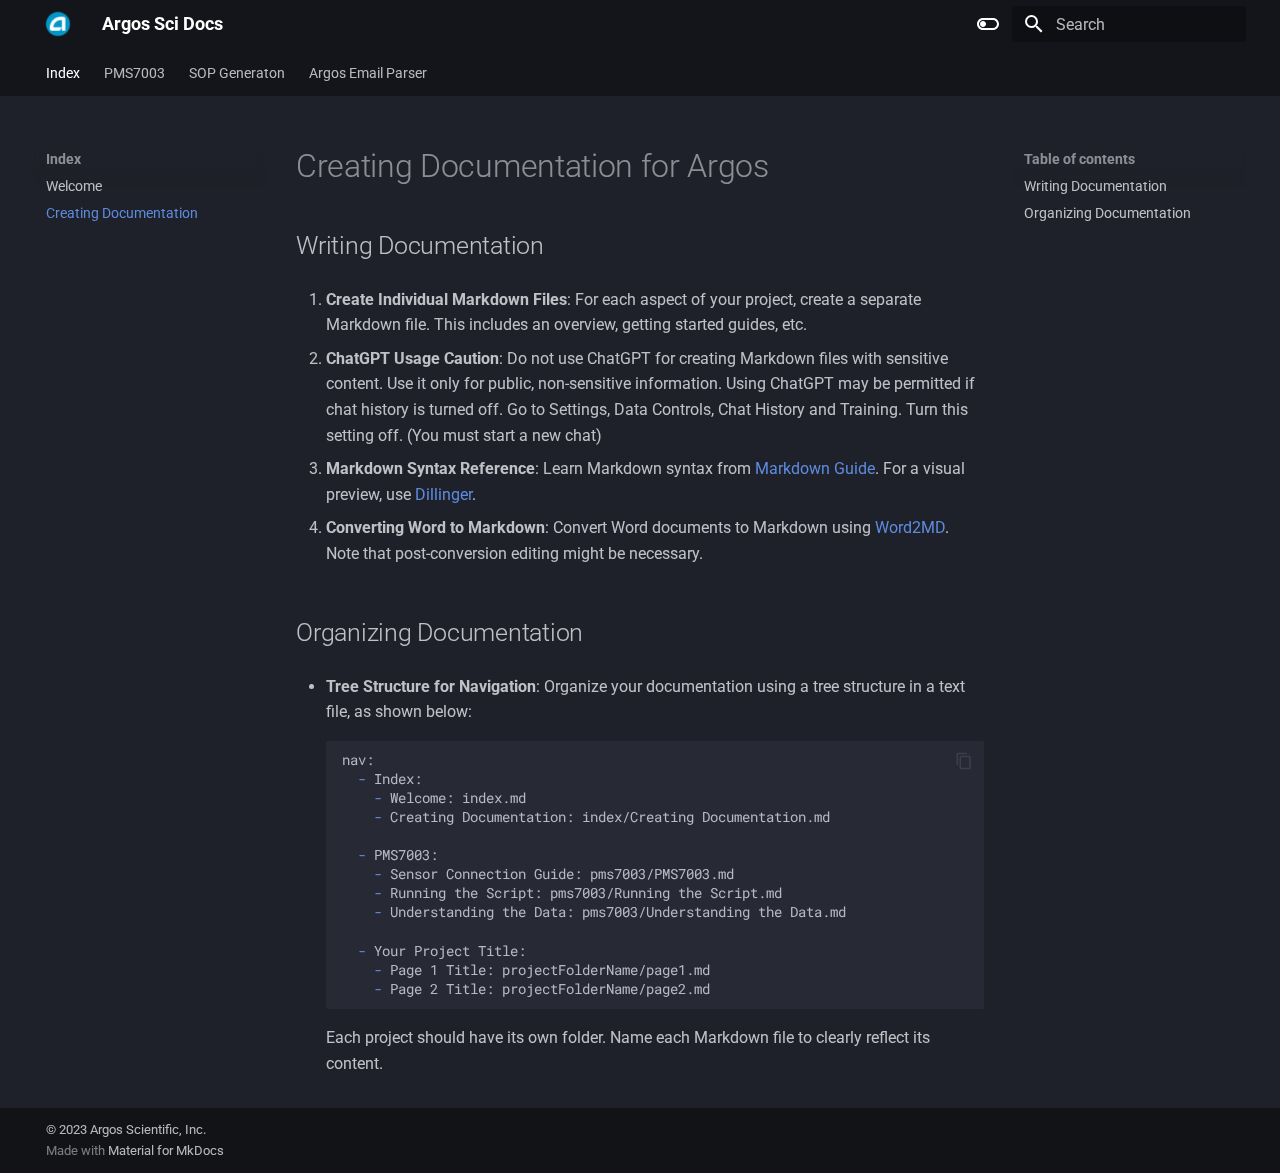
<file: index/Creating Documentation/index.html>
<!doctype html>
<html lang="en" class="no-js">
  <head>
    
      <meta charset="utf-8">
      <meta name="viewport" content="width=device-width,initial-scale=1">
      
      
      
      
        <link rel="prev" href="../..">
      
      
        <link rel="next" href="../../pms7003/PMS7003/">
      
      
      <link rel="icon" href="../../assets/favicon.png">
      <meta name="generator" content="mkdocs-1.5.3, mkdocs-material-9.5.9">
    
    
      
        <title>Creating Documentation - Argos Sci Docs</title>
      
    
    
      <link rel="stylesheet" href="../../assets/stylesheets/main.f2e4d321.min.css">
      
        
        <link rel="stylesheet" href="../../assets/stylesheets/palette.06af60db.min.css">
      
      


    
    
      
    
    
      
        
        
        <link rel="preconnect" href="https://fonts.gstatic.com" crossorigin>
        <link rel="stylesheet" href="https://fonts.googleapis.com/css?family=Roboto:300,300i,400,400i,700,700i%7CRoboto+Mono:400,400i,700,700i&display=fallback">
        <style>:root{--md-text-font:"Roboto";--md-code-font:"Roboto Mono"}</style>
      
    
    
      <link rel="stylesheet" href="../../stylesheets/extra.css">
    
    <script>__md_scope=new URL("../..",location),__md_hash=e=>[...e].reduce((e,_)=>(e<<5)-e+_.charCodeAt(0),0),__md_get=(e,_=localStorage,t=__md_scope)=>JSON.parse(_.getItem(t.pathname+"."+e)),__md_set=(e,_,t=localStorage,a=__md_scope)=>{try{t.setItem(a.pathname+"."+e,JSON.stringify(_))}catch(e){}}</script>
    
      

    
    
    
  </head>
  
  
    
    
      
    
    
    
    
    <body dir="ltr" data-md-color-scheme="slate" data-md-color-primary="black" data-md-color-accent="custom">
  
    
    <input class="md-toggle" data-md-toggle="drawer" type="checkbox" id="__drawer" autocomplete="off">
    <input class="md-toggle" data-md-toggle="search" type="checkbox" id="__search" autocomplete="off">
    <label class="md-overlay" for="__drawer"></label>
    <div data-md-component="skip">
      
        
        <a href="#creating-documentation-for-argos" class="md-skip">
          Skip to content
        </a>
      
    </div>
    <div data-md-component="announce">
      
    </div>
    
    
      

<header class="md-header" data-md-component="header">
  <nav class="md-header__inner md-grid" aria-label="Header">
    <a href="../.." title="Argos Sci Docs" class="md-header__button md-logo" aria-label="Argos Sci Docs" data-md-component="logo">
      
  <img src="../../assets/favicon.png" alt="logo">

    </a>
    <label class="md-header__button md-icon" for="__drawer">
      
      <svg xmlns="http://www.w3.org/2000/svg" viewBox="0 0 24 24"><path d="M3 6h18v2H3V6m0 5h18v2H3v-2m0 5h18v2H3v-2Z"/></svg>
    </label>
    <div class="md-header__title" data-md-component="header-title">
      <div class="md-header__ellipsis">
        <div class="md-header__topic">
          <span class="md-ellipsis">
            Argos Sci Docs
          </span>
        </div>
        <div class="md-header__topic" data-md-component="header-topic">
          <span class="md-ellipsis">
            
              Creating Documentation
            
          </span>
        </div>
      </div>
    </div>
    
      
        <form class="md-header__option" data-md-component="palette">
  
    
    
    
    <input class="md-option" data-md-color-media="(prefers-color-scheme: light)" data-md-color-scheme="slate" data-md-color-primary="black" data-md-color-accent="custom"  aria-label="Switch to light mode"  type="radio" name="__palette" id="__palette_0">
    
      <label class="md-header__button md-icon" title="Switch to light mode" for="__palette_1" hidden>
        <svg xmlns="http://www.w3.org/2000/svg" viewBox="0 0 24 24"><path d="M17 6H7c-3.31 0-6 2.69-6 6s2.69 6 6 6h10c3.31 0 6-2.69 6-6s-2.69-6-6-6zm0 10H7c-2.21 0-4-1.79-4-4s1.79-4 4-4h10c2.21 0 4 1.79 4 4s-1.79 4-4 4zM7 9c-1.66 0-3 1.34-3 3s1.34 3 3 3 3-1.34 3-3-1.34-3-3-3z"/></svg>
      </label>
    
  
    
    
    
    <input class="md-option" data-md-color-media="(prefers-color-scheme: dark)" data-md-color-scheme="default" data-md-color-primary="black" data-md-color-accent="custom"  aria-label="Switch to dark mode"  type="radio" name="__palette" id="__palette_1">
    
      <label class="md-header__button md-icon" title="Switch to dark mode" for="__palette_0" hidden>
        <svg xmlns="http://www.w3.org/2000/svg" viewBox="0 0 24 24"><path d="M17 7H7a5 5 0 0 0-5 5 5 5 0 0 0 5 5h10a5 5 0 0 0 5-5 5 5 0 0 0-5-5m0 8a3 3 0 0 1-3-3 3 3 0 0 1 3-3 3 3 0 0 1 3 3 3 3 0 0 1-3 3Z"/></svg>
      </label>
    
  
</form>
      
    
    
      <script>var media,input,key,value,palette=__md_get("__palette");if(palette&&palette.color){"(prefers-color-scheme)"===palette.color.media&&(media=matchMedia("(prefers-color-scheme: light)"),input=document.querySelector(media.matches?"[data-md-color-media='(prefers-color-scheme: light)']":"[data-md-color-media='(prefers-color-scheme: dark)']"),palette.color.media=input.getAttribute("data-md-color-media"),palette.color.scheme=input.getAttribute("data-md-color-scheme"),palette.color.primary=input.getAttribute("data-md-color-primary"),palette.color.accent=input.getAttribute("data-md-color-accent"));for([key,value]of Object.entries(palette.color))document.body.setAttribute("data-md-color-"+key,value)}</script>
    
    
    
      <label class="md-header__button md-icon" for="__search">
        
        <svg xmlns="http://www.w3.org/2000/svg" viewBox="0 0 24 24"><path d="M9.5 3A6.5 6.5 0 0 1 16 9.5c0 1.61-.59 3.09-1.56 4.23l.27.27h.79l5 5-1.5 1.5-5-5v-.79l-.27-.27A6.516 6.516 0 0 1 9.5 16 6.5 6.5 0 0 1 3 9.5 6.5 6.5 0 0 1 9.5 3m0 2C7 5 5 7 5 9.5S7 14 9.5 14 14 12 14 9.5 12 5 9.5 5Z"/></svg>
      </label>
      <div class="md-search" data-md-component="search" role="dialog">
  <label class="md-search__overlay" for="__search"></label>
  <div class="md-search__inner" role="search">
    <form class="md-search__form" name="search">
      <input type="text" class="md-search__input" name="query" aria-label="Search" placeholder="Search" autocapitalize="off" autocorrect="off" autocomplete="off" spellcheck="false" data-md-component="search-query" required>
      <label class="md-search__icon md-icon" for="__search">
        
        <svg xmlns="http://www.w3.org/2000/svg" viewBox="0 0 24 24"><path d="M9.5 3A6.5 6.5 0 0 1 16 9.5c0 1.61-.59 3.09-1.56 4.23l.27.27h.79l5 5-1.5 1.5-5-5v-.79l-.27-.27A6.516 6.516 0 0 1 9.5 16 6.5 6.5 0 0 1 3 9.5 6.5 6.5 0 0 1 9.5 3m0 2C7 5 5 7 5 9.5S7 14 9.5 14 14 12 14 9.5 12 5 9.5 5Z"/></svg>
        
        <svg xmlns="http://www.w3.org/2000/svg" viewBox="0 0 24 24"><path d="M20 11v2H8l5.5 5.5-1.42 1.42L4.16 12l7.92-7.92L13.5 5.5 8 11h12Z"/></svg>
      </label>
      <nav class="md-search__options" aria-label="Search">
        
        <button type="reset" class="md-search__icon md-icon" title="Clear" aria-label="Clear" tabindex="-1">
          
          <svg xmlns="http://www.w3.org/2000/svg" viewBox="0 0 24 24"><path d="M19 6.41 17.59 5 12 10.59 6.41 5 5 6.41 10.59 12 5 17.59 6.41 19 12 13.41 17.59 19 19 17.59 13.41 12 19 6.41Z"/></svg>
        </button>
      </nav>
      
        <div class="md-search__suggest" data-md-component="search-suggest"></div>
      
    </form>
    <div class="md-search__output">
      <div class="md-search__scrollwrap" data-md-scrollfix>
        <div class="md-search-result" data-md-component="search-result">
          <div class="md-search-result__meta">
            Initializing search
          </div>
          <ol class="md-search-result__list" role="presentation"></ol>
        </div>
      </div>
    </div>
  </div>
</div>
    
    
  </nav>
  
</header>
    
    <div class="md-container" data-md-component="container">
      
      
        
          
            
<nav class="md-tabs" aria-label="Tabs" data-md-component="tabs">
  <div class="md-grid">
    <ul class="md-tabs__list">
      
        
  
  
    
  
  
    
    
      <li class="md-tabs__item md-tabs__item--active">
        <a href="../.." class="md-tabs__link">
          
  
  Index

        </a>
      </li>
    
  

      
        
  
  
  
    
    
      <li class="md-tabs__item">
        <a href="../../pms7003/PMS7003/" class="md-tabs__link">
          
  
  PMS7003

        </a>
      </li>
    
  

      
        
  
  
  
    
    
      <li class="md-tabs__item">
        <a href="../../SOP%20Generaton/SOP%20GPT/" class="md-tabs__link">
          
  
  SOP Generaton

        </a>
      </li>
    
  

      
        
  
  
  
    
    
      <li class="md-tabs__item">
        <a href="../../Argos%20Email%20Parser/How%20to%20Use/" class="md-tabs__link">
          
  
  Argos Email Parser

        </a>
      </li>
    
  

      
    </ul>
  </div>
</nav>
          
        
      
      <main class="md-main" data-md-component="main">
        <div class="md-main__inner md-grid">
          
            
              
              <div class="md-sidebar md-sidebar--primary" data-md-component="sidebar" data-md-type="navigation" >
                <div class="md-sidebar__scrollwrap">
                  <div class="md-sidebar__inner">
                    


  


<nav class="md-nav md-nav--primary md-nav--lifted" aria-label="Navigation" data-md-level="0">
  <label class="md-nav__title" for="__drawer">
    <a href="../.." title="Argos Sci Docs" class="md-nav__button md-logo" aria-label="Argos Sci Docs" data-md-component="logo">
      
  <img src="../../assets/favicon.png" alt="logo">

    </a>
    Argos Sci Docs
  </label>
  
  <ul class="md-nav__list" data-md-scrollfix>
    
      
      
  
  
    
  
  
  
    
    
    
      
        
        
      
      
        
      
    
    
    <li class="md-nav__item md-nav__item--active md-nav__item--section md-nav__item--nested">
      
        
        
        <input class="md-nav__toggle md-toggle " type="checkbox" id="__nav_1" checked>
        
          
          <label class="md-nav__link" for="__nav_1" id="__nav_1_label" tabindex="">
            
  
  <span class="md-ellipsis">
    Index
  </span>
  

            <span class="md-nav__icon md-icon"></span>
          </label>
        
        <nav class="md-nav" data-md-level="1" aria-labelledby="__nav_1_label" aria-expanded="true">
          <label class="md-nav__title" for="__nav_1">
            <span class="md-nav__icon md-icon"></span>
            Index
          </label>
          <ul class="md-nav__list" data-md-scrollfix>
            
              
                
  
  
  
  
    <li class="md-nav__item">
      <a href="../.." class="md-nav__link">
        
  
  <span class="md-ellipsis">
    Welcome
  </span>
  

      </a>
    </li>
  

              
            
              
                
  
  
    
  
  
  
    <li class="md-nav__item md-nav__item--active">
      
      <input class="md-nav__toggle md-toggle" type="checkbox" id="__toc">
      
      
        
      
      
        <label class="md-nav__link md-nav__link--active" for="__toc">
          
  
  <span class="md-ellipsis">
    Creating Documentation
  </span>
  

          <span class="md-nav__icon md-icon"></span>
        </label>
      
      <a href="./" class="md-nav__link md-nav__link--active">
        
  
  <span class="md-ellipsis">
    Creating Documentation
  </span>
  

      </a>
      
        

<nav class="md-nav md-nav--secondary" aria-label="Table of contents">
  
  
  
    
  
  
    <label class="md-nav__title" for="__toc">
      <span class="md-nav__icon md-icon"></span>
      Table of contents
    </label>
    <ul class="md-nav__list" data-md-component="toc" data-md-scrollfix>
      
        <li class="md-nav__item">
  <a href="#writing-documentation" class="md-nav__link">
    <span class="md-ellipsis">
      Writing Documentation
    </span>
  </a>
  
</li>
      
        <li class="md-nav__item">
  <a href="#organizing-documentation" class="md-nav__link">
    <span class="md-ellipsis">
      Organizing Documentation
    </span>
  </a>
  
</li>
      
    </ul>
  
</nav>
      
    </li>
  

              
            
          </ul>
        </nav>
      
    </li>
  

    
      
      
  
  
  
  
    
    
    
      
      
        
      
    
    
    <li class="md-nav__item md-nav__item--nested">
      
        
        
        <input class="md-nav__toggle md-toggle " type="checkbox" id="__nav_2" >
        
          
          <label class="md-nav__link" for="__nav_2" id="__nav_2_label" tabindex="0">
            
  
  <span class="md-ellipsis">
    PMS7003
  </span>
  

            <span class="md-nav__icon md-icon"></span>
          </label>
        
        <nav class="md-nav" data-md-level="1" aria-labelledby="__nav_2_label" aria-expanded="false">
          <label class="md-nav__title" for="__nav_2">
            <span class="md-nav__icon md-icon"></span>
            PMS7003
          </label>
          <ul class="md-nav__list" data-md-scrollfix>
            
              
                
  
  
  
  
    <li class="md-nav__item">
      <a href="../../pms7003/PMS7003/" class="md-nav__link">
        
  
  <span class="md-ellipsis">
    Sensor Connection Guide
  </span>
  

      </a>
    </li>
  

              
            
              
                
  
  
  
  
    <li class="md-nav__item">
      <a href="../../pms7003/Running%20the%20Script/" class="md-nav__link">
        
  
  <span class="md-ellipsis">
    Running the Script
  </span>
  

      </a>
    </li>
  

              
            
              
                
  
  
  
  
    <li class="md-nav__item">
      <a href="../../pms7003/Understanding%20the%20Data/" class="md-nav__link">
        
  
  <span class="md-ellipsis">
    Understanding the Data
  </span>
  

      </a>
    </li>
  

              
            
          </ul>
        </nav>
      
    </li>
  

    
      
      
  
  
  
  
    
    
    
      
      
        
      
    
    
    <li class="md-nav__item md-nav__item--nested">
      
        
        
        <input class="md-nav__toggle md-toggle " type="checkbox" id="__nav_3" >
        
          
          <label class="md-nav__link" for="__nav_3" id="__nav_3_label" tabindex="0">
            
  
  <span class="md-ellipsis">
    SOP Generaton
  </span>
  

            <span class="md-nav__icon md-icon"></span>
          </label>
        
        <nav class="md-nav" data-md-level="1" aria-labelledby="__nav_3_label" aria-expanded="false">
          <label class="md-nav__title" for="__nav_3">
            <span class="md-nav__icon md-icon"></span>
            SOP Generaton
          </label>
          <ul class="md-nav__list" data-md-scrollfix>
            
              
                
  
  
  
  
    <li class="md-nav__item">
      <a href="../../SOP%20Generaton/SOP%20GPT/" class="md-nav__link">
        
  
  <span class="md-ellipsis">
    Creating SOP Documents
  </span>
  

      </a>
    </li>
  

              
            
              
                
  
  
  
  
    <li class="md-nav__item">
      <a href="../../SOP%20Generaton/Outline%20Questions/" class="md-nav__link">
        
  
  <span class="md-ellipsis">
    Outline Questions
  </span>
  

      </a>
    </li>
  

              
            
          </ul>
        </nav>
      
    </li>
  

    
      
      
  
  
  
  
    
    
    
      
      
        
      
    
    
    <li class="md-nav__item md-nav__item--nested">
      
        
        
        <input class="md-nav__toggle md-toggle " type="checkbox" id="__nav_4" >
        
          
          <label class="md-nav__link" for="__nav_4" id="__nav_4_label" tabindex="0">
            
  
  <span class="md-ellipsis">
    Argos Email Parser
  </span>
  

            <span class="md-nav__icon md-icon"></span>
          </label>
        
        <nav class="md-nav" data-md-level="1" aria-labelledby="__nav_4_label" aria-expanded="false">
          <label class="md-nav__title" for="__nav_4">
            <span class="md-nav__icon md-icon"></span>
            Argos Email Parser
          </label>
          <ul class="md-nav__list" data-md-scrollfix>
            
              
                
  
  
  
  
    <li class="md-nav__item">
      <a href="../../Argos%20Email%20Parser/How%20to%20Use/" class="md-nav__link">
        
  
  <span class="md-ellipsis">
    How to Use
  </span>
  

      </a>
    </li>
  

              
            
          </ul>
        </nav>
      
    </li>
  

    
  </ul>
</nav>
                  </div>
                </div>
              </div>
            
            
              
              <div class="md-sidebar md-sidebar--secondary" data-md-component="sidebar" data-md-type="toc" >
                <div class="md-sidebar__scrollwrap">
                  <div class="md-sidebar__inner">
                    

<nav class="md-nav md-nav--secondary" aria-label="Table of contents">
  
  
  
    
  
  
    <label class="md-nav__title" for="__toc">
      <span class="md-nav__icon md-icon"></span>
      Table of contents
    </label>
    <ul class="md-nav__list" data-md-component="toc" data-md-scrollfix>
      
        <li class="md-nav__item">
  <a href="#writing-documentation" class="md-nav__link">
    <span class="md-ellipsis">
      Writing Documentation
    </span>
  </a>
  
</li>
      
        <li class="md-nav__item">
  <a href="#organizing-documentation" class="md-nav__link">
    <span class="md-ellipsis">
      Organizing Documentation
    </span>
  </a>
  
</li>
      
    </ul>
  
</nav>
                  </div>
                </div>
              </div>
            
          
          
            <div class="md-content" data-md-component="content">
              <article class="md-content__inner md-typeset">
                
                  


<h1 id="creating-documentation-for-argos">Creating Documentation for Argos</h1>
<h2 id="writing-documentation">Writing Documentation</h2>
<ol>
<li>
<p><strong>Create Individual Markdown Files</strong>: For each aspect of your project, create a separate Markdown file. This includes an overview, getting started guides, etc.</p>
</li>
<li>
<p><strong>ChatGPT Usage Caution</strong>: Do not use ChatGPT for creating Markdown files with sensitive content. Use it only for public, non-sensitive information. Using ChatGPT may be permitted if chat history is turned off. Go to Settings, Data Controls, Chat History and Training. Turn this setting off. (You must start a new chat)</p>
</li>
<li>
<p><strong>Markdown Syntax Reference</strong>: Learn Markdown syntax from <a href="https://www.markdownguide.org/basic-syntax/">Markdown Guide</a>. For a visual preview, use <a href="https://dillinger.io/">Dillinger</a>.</p>
</li>
<li>
<p><strong>Converting Word to Markdown</strong>: Convert Word documents to Markdown using <a href="https://word2md.com/">Word2MD</a>. Note that post-conversion editing might be necessary.</p>
</li>
</ol>
<h2 id="organizing-documentation">Organizing Documentation</h2>
<ul>
<li>
<p><strong>Tree Structure for Navigation</strong>: Organize your documentation using a tree structure in a text file, as shown below:</p>
<div class="highlight"><pre><span></span><code><a id="__codelineno-0-1" name="__codelineno-0-1" href="#__codelineno-0-1"></a>nav:
<a id="__codelineno-0-2" name="__codelineno-0-2" href="#__codelineno-0-2"></a><span class="w">  </span><span class="k">-</span><span class="w"> </span>Index:
<a id="__codelineno-0-3" name="__codelineno-0-3" href="#__codelineno-0-3"></a><span class="w">    </span><span class="k">-</span><span class="w"> </span>Welcome: index.md
<a id="__codelineno-0-4" name="__codelineno-0-4" href="#__codelineno-0-4"></a><span class="w">    </span><span class="k">-</span><span class="w"> </span>Creating Documentation: index/Creating Documentation.md
<a id="__codelineno-0-5" name="__codelineno-0-5" href="#__codelineno-0-5"></a>
<a id="__codelineno-0-6" name="__codelineno-0-6" href="#__codelineno-0-6"></a><span class="w">  </span><span class="k">-</span><span class="w"> </span>PMS7003:
<a id="__codelineno-0-7" name="__codelineno-0-7" href="#__codelineno-0-7"></a><span class="w">    </span><span class="k">-</span><span class="w"> </span>Sensor Connection Guide: pms7003/PMS7003.md
<a id="__codelineno-0-8" name="__codelineno-0-8" href="#__codelineno-0-8"></a><span class="w">    </span><span class="k">-</span><span class="w"> </span>Running the Script: pms7003/Running the Script.md
<a id="__codelineno-0-9" name="__codelineno-0-9" href="#__codelineno-0-9"></a><span class="w">    </span><span class="k">-</span><span class="w"> </span>Understanding the Data: pms7003/Understanding the Data.md
<a id="__codelineno-0-10" name="__codelineno-0-10" href="#__codelineno-0-10"></a>
<a id="__codelineno-0-11" name="__codelineno-0-11" href="#__codelineno-0-11"></a><span class="w">  </span><span class="k">-</span><span class="w"> </span>Your Project Title:
<a id="__codelineno-0-12" name="__codelineno-0-12" href="#__codelineno-0-12"></a><span class="w">    </span><span class="k">-</span><span class="w"> </span>Page 1 Title: projectFolderName/page1.md
<a id="__codelineno-0-13" name="__codelineno-0-13" href="#__codelineno-0-13"></a><span class="w">    </span><span class="k">-</span><span class="w"> </span>Page 2 Title: projectFolderName/page2.md
</code></pre></div>
<p>Each project should have its own folder. Name each Markdown file to clearly reflect its content.</p>
</li>
</ul>












                
              </article>
            </div>
          
          
  <script>var tabs=__md_get("__tabs");if(Array.isArray(tabs))e:for(var set of document.querySelectorAll(".tabbed-set")){var tab,labels=set.querySelector(".tabbed-labels");for(tab of tabs)for(var label of labels.getElementsByTagName("label"))if(label.innerText.trim()===tab){var input=document.getElementById(label.htmlFor);input.checked=!0;continue e}}</script>

<script>var target=document.getElementById(location.hash.slice(1));target&&target.name&&(target.checked=target.name.startsWith("__tabbed_"))</script>
        </div>
        
          <button type="button" class="md-top md-icon" data-md-component="top" hidden>
  
  <svg xmlns="http://www.w3.org/2000/svg" viewBox="0 0 24 24"><path d="M13 20h-2V8l-5.5 5.5-1.42-1.42L12 4.16l7.92 7.92-1.42 1.42L13 8v12Z"/></svg>
  Back to top
</button>
        
      </main>
      
        <footer class="md-footer">
  
  <div class="md-footer-meta md-typeset">
    <div class="md-footer-meta__inner md-grid">
      <div class="md-copyright">
  
    <div class="md-copyright__highlight">
      &copy; 2023 <a href='https://argos-sci.com/' target='_blank' rel='noopener'>Argos Scientific, Inc.</a>
    </div>
  
  
    Made with
    <a href="https://squidfunk.github.io/mkdocs-material/" target="_blank" rel="noopener">
      Material for MkDocs
    </a>
  
</div>
      
    </div>
  </div>
</footer>
      
    </div>
    <div class="md-dialog" data-md-component="dialog">
      <div class="md-dialog__inner md-typeset"></div>
    </div>
    
    
    <script id="__config" type="application/json">{"base": "../..", "features": ["navigation.tabs", "navigation.sections", "navigation.top", "search.suggest", "search.highlight", "content.tabs.link", "content.code.annotation", "content.code.copy"], "search": "../../assets/javascripts/workers/search.b8dbb3d2.min.js", "translations": {"clipboard.copied": "Copied to clipboard", "clipboard.copy": "Copy to clipboard", "search.result.more.one": "1 more on this page", "search.result.more.other": "# more on this page", "search.result.none": "No matching documents", "search.result.one": "1 matching document", "search.result.other": "# matching documents", "search.result.placeholder": "Type to start searching", "search.result.term.missing": "Missing", "select.version": "Select version"}}</script>
    
    
      <script src="../../assets/javascripts/bundle.8fd75fb4.min.js"></script>
      
    
  </body>
</html>
</file>
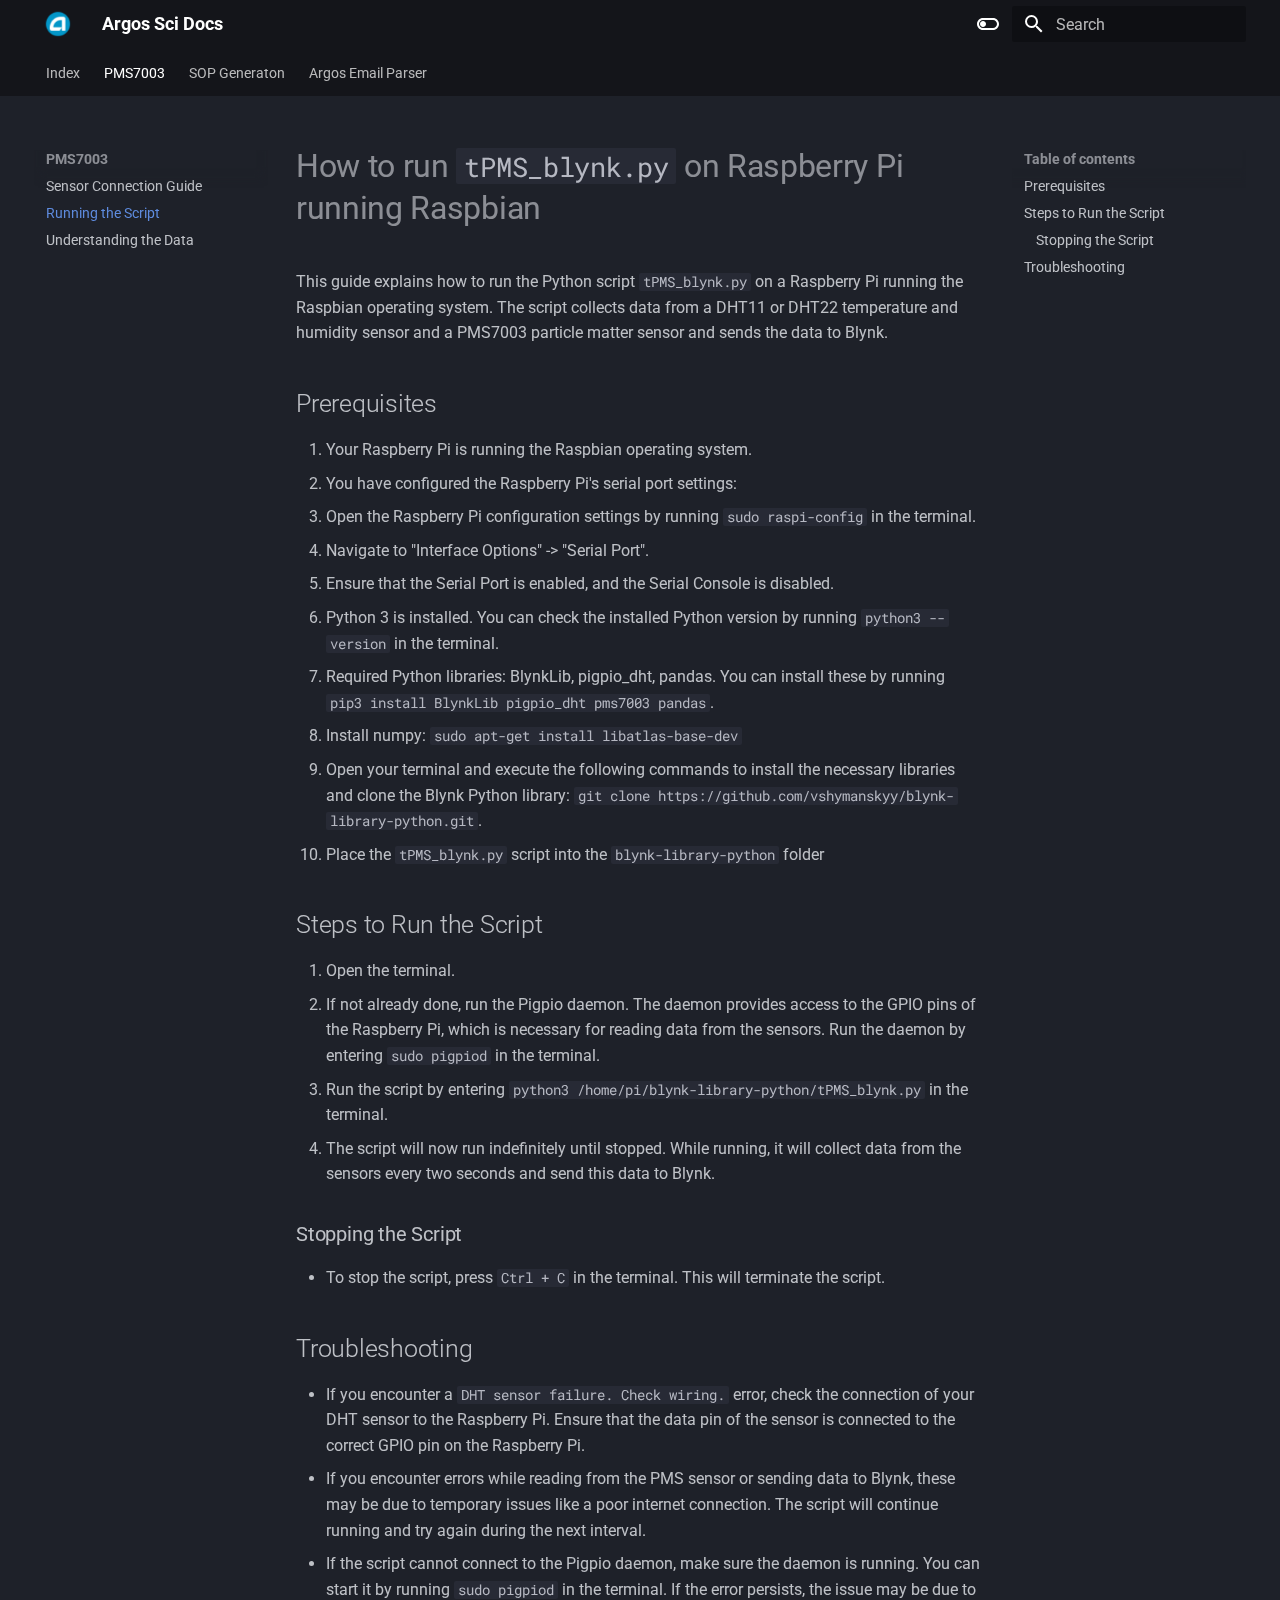
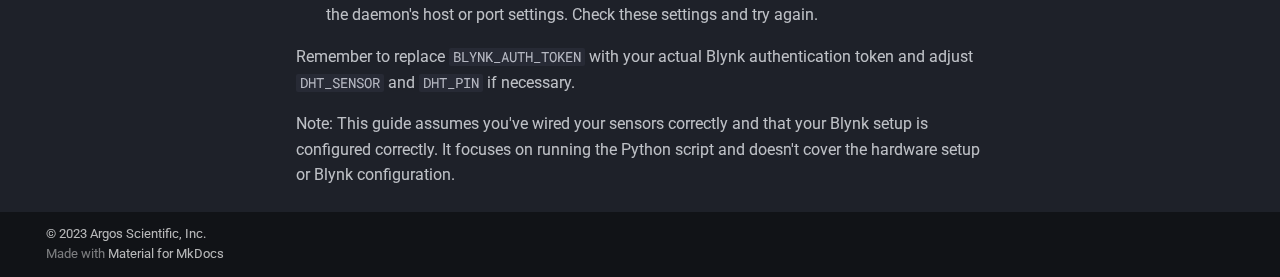
<file: pms7003/Running the Script/index.html>
<!doctype html>
<html lang="en" class="no-js">
  <head>
    
      <meta charset="utf-8">
      <meta name="viewport" content="width=device-width,initial-scale=1">
      
      
      
      
        <link rel="prev" href="../PMS7003/">
      
      
        <link rel="next" href="../Understanding%20the%20Data/">
      
      
      <link rel="icon" href="../../assets/favicon.png">
      <meta name="generator" content="mkdocs-1.5.3, mkdocs-material-9.5.9">
    
    
      
        <title>Running the Script - Argos Sci Docs</title>
      
    
    
      <link rel="stylesheet" href="../../assets/stylesheets/main.f2e4d321.min.css">
      
        
        <link rel="stylesheet" href="../../assets/stylesheets/palette.06af60db.min.css">
      
      


    
    
      
    
    
      
        
        
        <link rel="preconnect" href="https://fonts.gstatic.com" crossorigin>
        <link rel="stylesheet" href="https://fonts.googleapis.com/css?family=Roboto:300,300i,400,400i,700,700i%7CRoboto+Mono:400,400i,700,700i&display=fallback">
        <style>:root{--md-text-font:"Roboto";--md-code-font:"Roboto Mono"}</style>
      
    
    
      <link rel="stylesheet" href="../../stylesheets/extra.css">
    
    <script>__md_scope=new URL("../..",location),__md_hash=e=>[...e].reduce((e,_)=>(e<<5)-e+_.charCodeAt(0),0),__md_get=(e,_=localStorage,t=__md_scope)=>JSON.parse(_.getItem(t.pathname+"."+e)),__md_set=(e,_,t=localStorage,a=__md_scope)=>{try{t.setItem(a.pathname+"."+e,JSON.stringify(_))}catch(e){}}</script>
    
      

    
    
    
  </head>
  
  
    
    
      
    
    
    
    
    <body dir="ltr" data-md-color-scheme="slate" data-md-color-primary="black" data-md-color-accent="custom">
  
    
    <input class="md-toggle" data-md-toggle="drawer" type="checkbox" id="__drawer" autocomplete="off">
    <input class="md-toggle" data-md-toggle="search" type="checkbox" id="__search" autocomplete="off">
    <label class="md-overlay" for="__drawer"></label>
    <div data-md-component="skip">
      
        
        <a href="#how-to-run-tpms_blynkpy-on-raspberry-pi-running-raspbian" class="md-skip">
          Skip to content
        </a>
      
    </div>
    <div data-md-component="announce">
      
    </div>
    
    
      

<header class="md-header" data-md-component="header">
  <nav class="md-header__inner md-grid" aria-label="Header">
    <a href="../.." title="Argos Sci Docs" class="md-header__button md-logo" aria-label="Argos Sci Docs" data-md-component="logo">
      
  <img src="../../assets/favicon.png" alt="logo">

    </a>
    <label class="md-header__button md-icon" for="__drawer">
      
      <svg xmlns="http://www.w3.org/2000/svg" viewBox="0 0 24 24"><path d="M3 6h18v2H3V6m0 5h18v2H3v-2m0 5h18v2H3v-2Z"/></svg>
    </label>
    <div class="md-header__title" data-md-component="header-title">
      <div class="md-header__ellipsis">
        <div class="md-header__topic">
          <span class="md-ellipsis">
            Argos Sci Docs
          </span>
        </div>
        <div class="md-header__topic" data-md-component="header-topic">
          <span class="md-ellipsis">
            
              Running the Script
            
          </span>
        </div>
      </div>
    </div>
    
      
        <form class="md-header__option" data-md-component="palette">
  
    
    
    
    <input class="md-option" data-md-color-media="(prefers-color-scheme: light)" data-md-color-scheme="slate" data-md-color-primary="black" data-md-color-accent="custom"  aria-label="Switch to light mode"  type="radio" name="__palette" id="__palette_0">
    
      <label class="md-header__button md-icon" title="Switch to light mode" for="__palette_1" hidden>
        <svg xmlns="http://www.w3.org/2000/svg" viewBox="0 0 24 24"><path d="M17 6H7c-3.31 0-6 2.69-6 6s2.69 6 6 6h10c3.31 0 6-2.69 6-6s-2.69-6-6-6zm0 10H7c-2.21 0-4-1.79-4-4s1.79-4 4-4h10c2.21 0 4 1.79 4 4s-1.79 4-4 4zM7 9c-1.66 0-3 1.34-3 3s1.34 3 3 3 3-1.34 3-3-1.34-3-3-3z"/></svg>
      </label>
    
  
    
    
    
    <input class="md-option" data-md-color-media="(prefers-color-scheme: dark)" data-md-color-scheme="default" data-md-color-primary="black" data-md-color-accent="custom"  aria-label="Switch to dark mode"  type="radio" name="__palette" id="__palette_1">
    
      <label class="md-header__button md-icon" title="Switch to dark mode" for="__palette_0" hidden>
        <svg xmlns="http://www.w3.org/2000/svg" viewBox="0 0 24 24"><path d="M17 7H7a5 5 0 0 0-5 5 5 5 0 0 0 5 5h10a5 5 0 0 0 5-5 5 5 0 0 0-5-5m0 8a3 3 0 0 1-3-3 3 3 0 0 1 3-3 3 3 0 0 1 3 3 3 3 0 0 1-3 3Z"/></svg>
      </label>
    
  
</form>
      
    
    
      <script>var media,input,key,value,palette=__md_get("__palette");if(palette&&palette.color){"(prefers-color-scheme)"===palette.color.media&&(media=matchMedia("(prefers-color-scheme: light)"),input=document.querySelector(media.matches?"[data-md-color-media='(prefers-color-scheme: light)']":"[data-md-color-media='(prefers-color-scheme: dark)']"),palette.color.media=input.getAttribute("data-md-color-media"),palette.color.scheme=input.getAttribute("data-md-color-scheme"),palette.color.primary=input.getAttribute("data-md-color-primary"),palette.color.accent=input.getAttribute("data-md-color-accent"));for([key,value]of Object.entries(palette.color))document.body.setAttribute("data-md-color-"+key,value)}</script>
    
    
    
      <label class="md-header__button md-icon" for="__search">
        
        <svg xmlns="http://www.w3.org/2000/svg" viewBox="0 0 24 24"><path d="M9.5 3A6.5 6.5 0 0 1 16 9.5c0 1.61-.59 3.09-1.56 4.23l.27.27h.79l5 5-1.5 1.5-5-5v-.79l-.27-.27A6.516 6.516 0 0 1 9.5 16 6.5 6.5 0 0 1 3 9.5 6.5 6.5 0 0 1 9.5 3m0 2C7 5 5 7 5 9.5S7 14 9.5 14 14 12 14 9.5 12 5 9.5 5Z"/></svg>
      </label>
      <div class="md-search" data-md-component="search" role="dialog">
  <label class="md-search__overlay" for="__search"></label>
  <div class="md-search__inner" role="search">
    <form class="md-search__form" name="search">
      <input type="text" class="md-search__input" name="query" aria-label="Search" placeholder="Search" autocapitalize="off" autocorrect="off" autocomplete="off" spellcheck="false" data-md-component="search-query" required>
      <label class="md-search__icon md-icon" for="__search">
        
        <svg xmlns="http://www.w3.org/2000/svg" viewBox="0 0 24 24"><path d="M9.5 3A6.5 6.5 0 0 1 16 9.5c0 1.61-.59 3.09-1.56 4.23l.27.27h.79l5 5-1.5 1.5-5-5v-.79l-.27-.27A6.516 6.516 0 0 1 9.5 16 6.5 6.5 0 0 1 3 9.5 6.5 6.5 0 0 1 9.5 3m0 2C7 5 5 7 5 9.5S7 14 9.5 14 14 12 14 9.5 12 5 9.5 5Z"/></svg>
        
        <svg xmlns="http://www.w3.org/2000/svg" viewBox="0 0 24 24"><path d="M20 11v2H8l5.5 5.5-1.42 1.42L4.16 12l7.92-7.92L13.5 5.5 8 11h12Z"/></svg>
      </label>
      <nav class="md-search__options" aria-label="Search">
        
        <button type="reset" class="md-search__icon md-icon" title="Clear" aria-label="Clear" tabindex="-1">
          
          <svg xmlns="http://www.w3.org/2000/svg" viewBox="0 0 24 24"><path d="M19 6.41 17.59 5 12 10.59 6.41 5 5 6.41 10.59 12 5 17.59 6.41 19 12 13.41 17.59 19 19 17.59 13.41 12 19 6.41Z"/></svg>
        </button>
      </nav>
      
        <div class="md-search__suggest" data-md-component="search-suggest"></div>
      
    </form>
    <div class="md-search__output">
      <div class="md-search__scrollwrap" data-md-scrollfix>
        <div class="md-search-result" data-md-component="search-result">
          <div class="md-search-result__meta">
            Initializing search
          </div>
          <ol class="md-search-result__list" role="presentation"></ol>
        </div>
      </div>
    </div>
  </div>
</div>
    
    
  </nav>
  
</header>
    
    <div class="md-container" data-md-component="container">
      
      
        
          
            
<nav class="md-tabs" aria-label="Tabs" data-md-component="tabs">
  <div class="md-grid">
    <ul class="md-tabs__list">
      
        
  
  
  
    
    
      <li class="md-tabs__item">
        <a href="../.." class="md-tabs__link">
          
  
  Index

        </a>
      </li>
    
  

      
        
  
  
    
  
  
    
    
      <li class="md-tabs__item md-tabs__item--active">
        <a href="../PMS7003/" class="md-tabs__link">
          
  
  PMS7003

        </a>
      </li>
    
  

      
        
  
  
  
    
    
      <li class="md-tabs__item">
        <a href="../../SOP%20Generaton/SOP%20GPT/" class="md-tabs__link">
          
  
  SOP Generaton

        </a>
      </li>
    
  

      
        
  
  
  
    
    
      <li class="md-tabs__item">
        <a href="../../Argos%20Email%20Parser/How%20to%20Use/" class="md-tabs__link">
          
  
  Argos Email Parser

        </a>
      </li>
    
  

      
    </ul>
  </div>
</nav>
          
        
      
      <main class="md-main" data-md-component="main">
        <div class="md-main__inner md-grid">
          
            
              
              <div class="md-sidebar md-sidebar--primary" data-md-component="sidebar" data-md-type="navigation" >
                <div class="md-sidebar__scrollwrap">
                  <div class="md-sidebar__inner">
                    


  


<nav class="md-nav md-nav--primary md-nav--lifted" aria-label="Navigation" data-md-level="0">
  <label class="md-nav__title" for="__drawer">
    <a href="../.." title="Argos Sci Docs" class="md-nav__button md-logo" aria-label="Argos Sci Docs" data-md-component="logo">
      
  <img src="../../assets/favicon.png" alt="logo">

    </a>
    Argos Sci Docs
  </label>
  
  <ul class="md-nav__list" data-md-scrollfix>
    
      
      
  
  
  
  
    
    
    
      
      
        
      
    
    
    <li class="md-nav__item md-nav__item--nested">
      
        
        
        <input class="md-nav__toggle md-toggle " type="checkbox" id="__nav_1" >
        
          
          <label class="md-nav__link" for="__nav_1" id="__nav_1_label" tabindex="0">
            
  
  <span class="md-ellipsis">
    Index
  </span>
  

            <span class="md-nav__icon md-icon"></span>
          </label>
        
        <nav class="md-nav" data-md-level="1" aria-labelledby="__nav_1_label" aria-expanded="false">
          <label class="md-nav__title" for="__nav_1">
            <span class="md-nav__icon md-icon"></span>
            Index
          </label>
          <ul class="md-nav__list" data-md-scrollfix>
            
              
                
  
  
  
  
    <li class="md-nav__item">
      <a href="../.." class="md-nav__link">
        
  
  <span class="md-ellipsis">
    Welcome
  </span>
  

      </a>
    </li>
  

              
            
              
                
  
  
  
  
    <li class="md-nav__item">
      <a href="../../index/Creating%20Documentation/" class="md-nav__link">
        
  
  <span class="md-ellipsis">
    Creating Documentation
  </span>
  

      </a>
    </li>
  

              
            
          </ul>
        </nav>
      
    </li>
  

    
      
      
  
  
    
  
  
  
    
    
    
      
        
        
      
      
        
      
    
    
    <li class="md-nav__item md-nav__item--active md-nav__item--section md-nav__item--nested">
      
        
        
        <input class="md-nav__toggle md-toggle " type="checkbox" id="__nav_2" checked>
        
          
          <label class="md-nav__link" for="__nav_2" id="__nav_2_label" tabindex="">
            
  
  <span class="md-ellipsis">
    PMS7003
  </span>
  

            <span class="md-nav__icon md-icon"></span>
          </label>
        
        <nav class="md-nav" data-md-level="1" aria-labelledby="__nav_2_label" aria-expanded="true">
          <label class="md-nav__title" for="__nav_2">
            <span class="md-nav__icon md-icon"></span>
            PMS7003
          </label>
          <ul class="md-nav__list" data-md-scrollfix>
            
              
                
  
  
  
  
    <li class="md-nav__item">
      <a href="../PMS7003/" class="md-nav__link">
        
  
  <span class="md-ellipsis">
    Sensor Connection Guide
  </span>
  

      </a>
    </li>
  

              
            
              
                
  
  
    
  
  
  
    <li class="md-nav__item md-nav__item--active">
      
      <input class="md-nav__toggle md-toggle" type="checkbox" id="__toc">
      
      
        
      
      
        <label class="md-nav__link md-nav__link--active" for="__toc">
          
  
  <span class="md-ellipsis">
    Running the Script
  </span>
  

          <span class="md-nav__icon md-icon"></span>
        </label>
      
      <a href="./" class="md-nav__link md-nav__link--active">
        
  
  <span class="md-ellipsis">
    Running the Script
  </span>
  

      </a>
      
        

<nav class="md-nav md-nav--secondary" aria-label="Table of contents">
  
  
  
    
  
  
    <label class="md-nav__title" for="__toc">
      <span class="md-nav__icon md-icon"></span>
      Table of contents
    </label>
    <ul class="md-nav__list" data-md-component="toc" data-md-scrollfix>
      
        <li class="md-nav__item">
  <a href="#prerequisites" class="md-nav__link">
    <span class="md-ellipsis">
      Prerequisites
    </span>
  </a>
  
</li>
      
        <li class="md-nav__item">
  <a href="#steps-to-run-the-script" class="md-nav__link">
    <span class="md-ellipsis">
      Steps to Run the Script
    </span>
  </a>
  
    <nav class="md-nav" aria-label="Steps to Run the Script">
      <ul class="md-nav__list">
        
          <li class="md-nav__item">
  <a href="#stopping-the-script" class="md-nav__link">
    <span class="md-ellipsis">
      Stopping the Script
    </span>
  </a>
  
</li>
        
      </ul>
    </nav>
  
</li>
      
        <li class="md-nav__item">
  <a href="#troubleshooting" class="md-nav__link">
    <span class="md-ellipsis">
      Troubleshooting
    </span>
  </a>
  
</li>
      
    </ul>
  
</nav>
      
    </li>
  

              
            
              
                
  
  
  
  
    <li class="md-nav__item">
      <a href="../Understanding%20the%20Data/" class="md-nav__link">
        
  
  <span class="md-ellipsis">
    Understanding the Data
  </span>
  

      </a>
    </li>
  

              
            
          </ul>
        </nav>
      
    </li>
  

    
      
      
  
  
  
  
    
    
    
      
      
        
      
    
    
    <li class="md-nav__item md-nav__item--nested">
      
        
        
        <input class="md-nav__toggle md-toggle " type="checkbox" id="__nav_3" >
        
          
          <label class="md-nav__link" for="__nav_3" id="__nav_3_label" tabindex="0">
            
  
  <span class="md-ellipsis">
    SOP Generaton
  </span>
  

            <span class="md-nav__icon md-icon"></span>
          </label>
        
        <nav class="md-nav" data-md-level="1" aria-labelledby="__nav_3_label" aria-expanded="false">
          <label class="md-nav__title" for="__nav_3">
            <span class="md-nav__icon md-icon"></span>
            SOP Generaton
          </label>
          <ul class="md-nav__list" data-md-scrollfix>
            
              
                
  
  
  
  
    <li class="md-nav__item">
      <a href="../../SOP%20Generaton/SOP%20GPT/" class="md-nav__link">
        
  
  <span class="md-ellipsis">
    Creating SOP Documents
  </span>
  

      </a>
    </li>
  

              
            
              
                
  
  
  
  
    <li class="md-nav__item">
      <a href="../../SOP%20Generaton/Outline%20Questions/" class="md-nav__link">
        
  
  <span class="md-ellipsis">
    Outline Questions
  </span>
  

      </a>
    </li>
  

              
            
          </ul>
        </nav>
      
    </li>
  

    
      
      
  
  
  
  
    
    
    
      
      
        
      
    
    
    <li class="md-nav__item md-nav__item--nested">
      
        
        
        <input class="md-nav__toggle md-toggle " type="checkbox" id="__nav_4" >
        
          
          <label class="md-nav__link" for="__nav_4" id="__nav_4_label" tabindex="0">
            
  
  <span class="md-ellipsis">
    Argos Email Parser
  </span>
  

            <span class="md-nav__icon md-icon"></span>
          </label>
        
        <nav class="md-nav" data-md-level="1" aria-labelledby="__nav_4_label" aria-expanded="false">
          <label class="md-nav__title" for="__nav_4">
            <span class="md-nav__icon md-icon"></span>
            Argos Email Parser
          </label>
          <ul class="md-nav__list" data-md-scrollfix>
            
              
                
  
  
  
  
    <li class="md-nav__item">
      <a href="../../Argos%20Email%20Parser/How%20to%20Use/" class="md-nav__link">
        
  
  <span class="md-ellipsis">
    How to Use
  </span>
  

      </a>
    </li>
  

              
            
          </ul>
        </nav>
      
    </li>
  

    
  </ul>
</nav>
                  </div>
                </div>
              </div>
            
            
              
              <div class="md-sidebar md-sidebar--secondary" data-md-component="sidebar" data-md-type="toc" >
                <div class="md-sidebar__scrollwrap">
                  <div class="md-sidebar__inner">
                    

<nav class="md-nav md-nav--secondary" aria-label="Table of contents">
  
  
  
    
  
  
    <label class="md-nav__title" for="__toc">
      <span class="md-nav__icon md-icon"></span>
      Table of contents
    </label>
    <ul class="md-nav__list" data-md-component="toc" data-md-scrollfix>
      
        <li class="md-nav__item">
  <a href="#prerequisites" class="md-nav__link">
    <span class="md-ellipsis">
      Prerequisites
    </span>
  </a>
  
</li>
      
        <li class="md-nav__item">
  <a href="#steps-to-run-the-script" class="md-nav__link">
    <span class="md-ellipsis">
      Steps to Run the Script
    </span>
  </a>
  
    <nav class="md-nav" aria-label="Steps to Run the Script">
      <ul class="md-nav__list">
        
          <li class="md-nav__item">
  <a href="#stopping-the-script" class="md-nav__link">
    <span class="md-ellipsis">
      Stopping the Script
    </span>
  </a>
  
</li>
        
      </ul>
    </nav>
  
</li>
      
        <li class="md-nav__item">
  <a href="#troubleshooting" class="md-nav__link">
    <span class="md-ellipsis">
      Troubleshooting
    </span>
  </a>
  
</li>
      
    </ul>
  
</nav>
                  </div>
                </div>
              </div>
            
          
          
            <div class="md-content" data-md-component="content">
              <article class="md-content__inner md-typeset">
                
                  


<h1 id="how-to-run-tpms_blynkpy-on-raspberry-pi-running-raspbian"><strong>How to run <code>tPMS_blynk.py</code> on Raspberry Pi running Raspbian</strong></h1>
<p>This guide explains how to run the Python script <code>tPMS_blynk.py</code> on a Raspberry Pi running the Raspbian operating system. The script collects data from a DHT11 or DHT22 temperature and humidity sensor and a PMS7003 particle matter sensor and sends the data to Blynk.</p>
<h2 id="prerequisites">Prerequisites</h2>
<ol>
<li>Your Raspberry Pi is running the Raspbian operating system.</li>
<li>You have configured the Raspberry Pi's serial port settings:</li>
<li>Open the Raspberry Pi configuration settings by running <code>sudo raspi-config</code> in the terminal.</li>
<li>Navigate to "Interface Options" -&gt; "Serial Port".</li>
<li>Ensure that the Serial Port is enabled, and the Serial Console is disabled.</li>
<li>Python 3 is installed. You can check the installed Python version by running <code>python3 --version</code> in the terminal.</li>
<li>Required Python libraries: BlynkLib, pigpio_dht, pandas. You can install these by running <code>pip3 install BlynkLib pigpio_dht pms7003 pandas</code>.</li>
<li>Install numpy: <code>sudo apt-get install libatlas-base-dev</code></li>
<li>Open your terminal and execute the following commands to install the necessary libraries and clone the Blynk Python library: <code>git clone https://github.com/vshymanskyy/blynk-library-python.git</code>.</li>
<li>Place the <code>tPMS_blynk.py</code> script into the <code>blynk-library-python</code> folder</li>
</ol>
<h2 id="steps-to-run-the-script">Steps to Run the Script</h2>
<ol>
<li>Open the terminal.</li>
<li>If not already done, run the Pigpio daemon. The daemon provides access to the GPIO pins of the Raspberry Pi, which is necessary for reading data from the sensors. Run the daemon by entering <code>sudo pigpiod</code> in the terminal.</li>
<li>Run the script by entering <code>python3 /home/pi/blynk-library-python/tPMS_blynk.py</code> in the terminal.</li>
<li>The script will now run indefinitely until stopped. While running, it will collect data from the sensors every two seconds and send this data to Blynk.</li>
</ol>
<h3 id="stopping-the-script">Stopping the Script</h3>
<ul>
<li>To stop the script, press <code>Ctrl + C</code> in the terminal. This will terminate the script.</li>
</ul>
<h2 id="troubleshooting">Troubleshooting</h2>
<ul>
<li>If you encounter a <code>DHT sensor failure. Check wiring.</code> error, check the connection of your DHT sensor to the Raspberry Pi. Ensure that the data pin of the sensor is connected to the correct GPIO pin on the Raspberry Pi.</li>
<li>If you encounter errors while reading from the PMS sensor or sending data to Blynk, these may be due to temporary issues like a poor internet connection. The script will continue running and try again during the next interval.</li>
<li>If the script cannot connect to the Pigpio daemon, make sure the daemon is running. You can start it by running <code>sudo pigpiod</code> in the terminal. If the error persists, the issue may be due to the daemon's host or port settings. Check these settings and try again.</li>
</ul>
<p>Remember to replace <code>BLYNK_AUTH_TOKEN</code> with your actual Blynk authentication token and adjust <code>DHT_SENSOR</code> and <code>DHT_PIN</code> if necessary.</p>
<p>Note: This guide assumes you've wired your sensors correctly and that your Blynk setup is configured correctly. It focuses on running the Python script and doesn't cover the hardware setup or Blynk configuration.</p>












                
              </article>
            </div>
          
          
  <script>var tabs=__md_get("__tabs");if(Array.isArray(tabs))e:for(var set of document.querySelectorAll(".tabbed-set")){var tab,labels=set.querySelector(".tabbed-labels");for(tab of tabs)for(var label of labels.getElementsByTagName("label"))if(label.innerText.trim()===tab){var input=document.getElementById(label.htmlFor);input.checked=!0;continue e}}</script>

<script>var target=document.getElementById(location.hash.slice(1));target&&target.name&&(target.checked=target.name.startsWith("__tabbed_"))</script>
        </div>
        
          <button type="button" class="md-top md-icon" data-md-component="top" hidden>
  
  <svg xmlns="http://www.w3.org/2000/svg" viewBox="0 0 24 24"><path d="M13 20h-2V8l-5.5 5.5-1.42-1.42L12 4.16l7.92 7.92-1.42 1.42L13 8v12Z"/></svg>
  Back to top
</button>
        
      </main>
      
        <footer class="md-footer">
  
  <div class="md-footer-meta md-typeset">
    <div class="md-footer-meta__inner md-grid">
      <div class="md-copyright">
  
    <div class="md-copyright__highlight">
      &copy; 2023 <a href='https://argos-sci.com/' target='_blank' rel='noopener'>Argos Scientific, Inc.</a>
    </div>
  
  
    Made with
    <a href="https://squidfunk.github.io/mkdocs-material/" target="_blank" rel="noopener">
      Material for MkDocs
    </a>
  
</div>
      
    </div>
  </div>
</footer>
      
    </div>
    <div class="md-dialog" data-md-component="dialog">
      <div class="md-dialog__inner md-typeset"></div>
    </div>
    
    
    <script id="__config" type="application/json">{"base": "../..", "features": ["navigation.tabs", "navigation.sections", "navigation.top", "search.suggest", "search.highlight", "content.tabs.link", "content.code.annotation", "content.code.copy"], "search": "../../assets/javascripts/workers/search.b8dbb3d2.min.js", "translations": {"clipboard.copied": "Copied to clipboard", "clipboard.copy": "Copy to clipboard", "search.result.more.one": "1 more on this page", "search.result.more.other": "# more on this page", "search.result.none": "No matching documents", "search.result.one": "1 matching document", "search.result.other": "# matching documents", "search.result.placeholder": "Type to start searching", "search.result.term.missing": "Missing", "select.version": "Select version"}}</script>
    
    
      <script src="../../assets/javascripts/bundle.8fd75fb4.min.js"></script>
      
    
  </body>
</html>
</file>
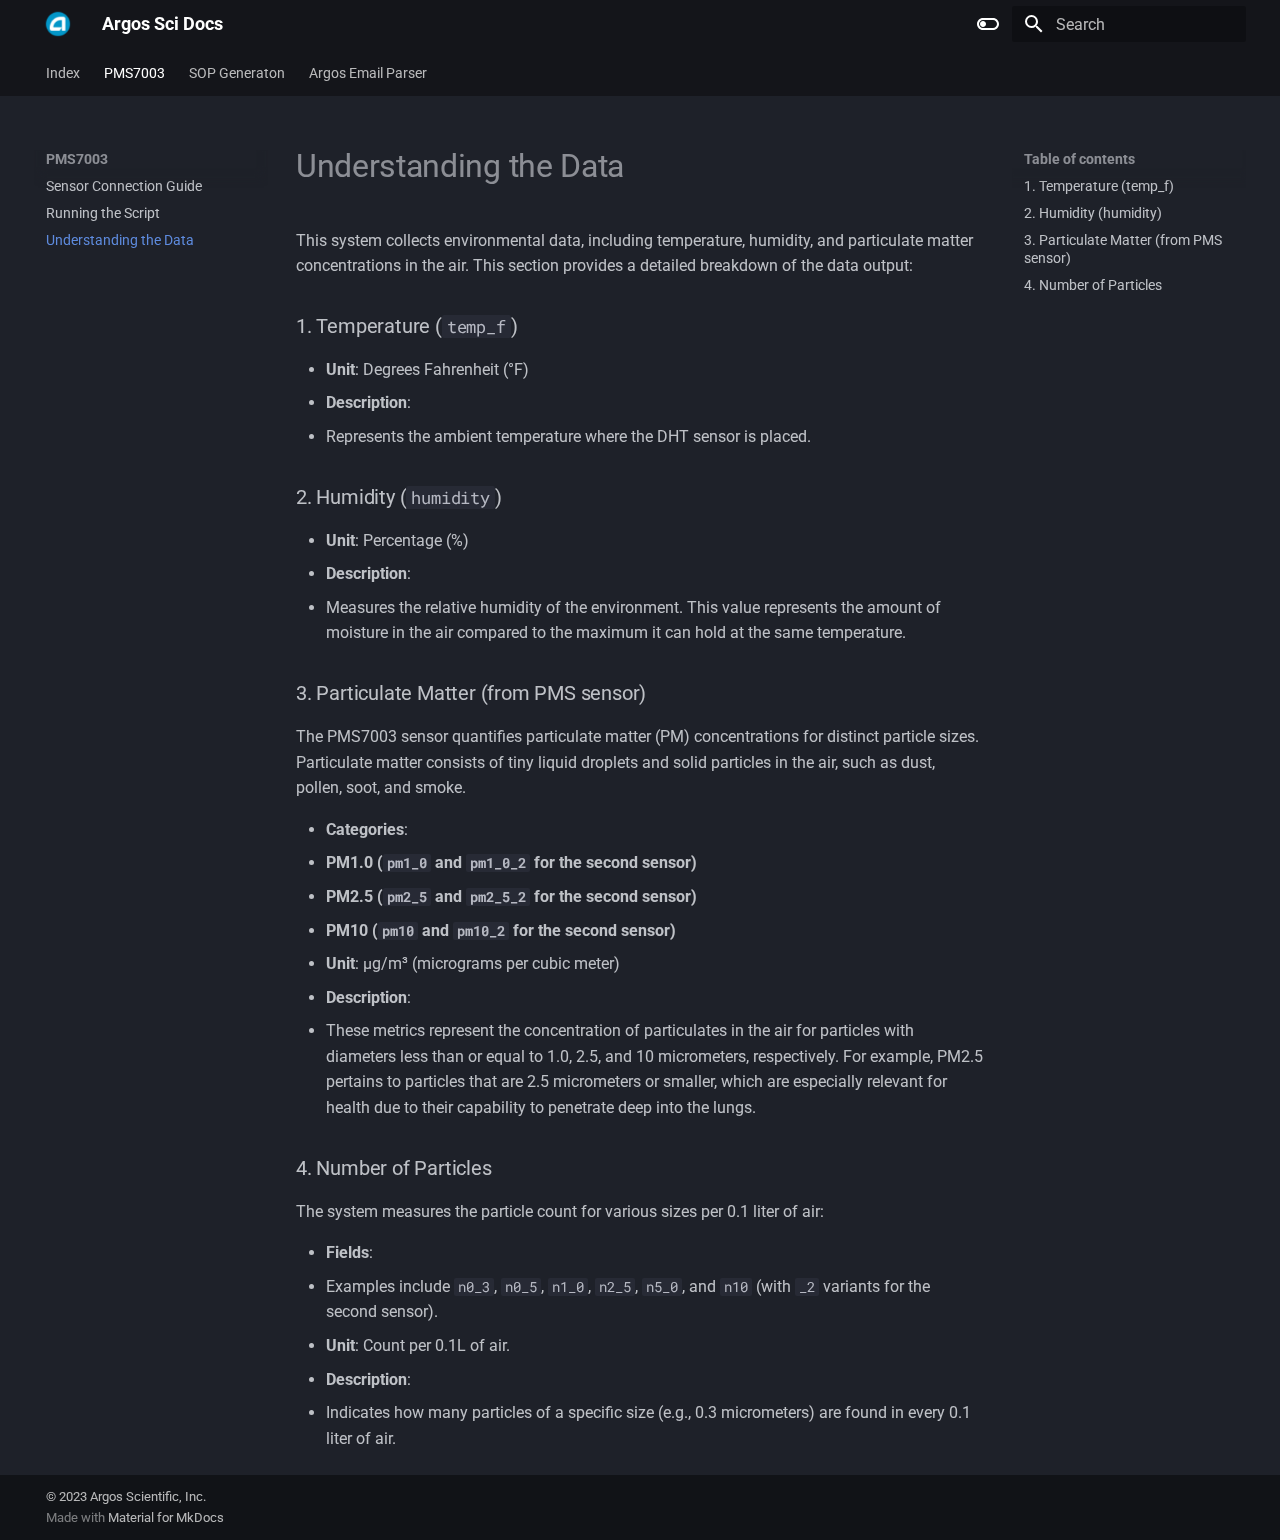
<file: pms7003/Understanding the Data/index.html>
<!doctype html>
<html lang="en" class="no-js">
  <head>
    
      <meta charset="utf-8">
      <meta name="viewport" content="width=device-width,initial-scale=1">
      
      
      
      
        <link rel="prev" href="../Running%20the%20Script/">
      
      
        <link rel="next" href="../../SOP%20Generaton/SOP%20GPT/">
      
      
      <link rel="icon" href="../../assets/favicon.png">
      <meta name="generator" content="mkdocs-1.5.3, mkdocs-material-9.5.9">
    
    
      
        <title>Understanding the Data - Argos Sci Docs</title>
      
    
    
      <link rel="stylesheet" href="../../assets/stylesheets/main.f2e4d321.min.css">
      
        
        <link rel="stylesheet" href="../../assets/stylesheets/palette.06af60db.min.css">
      
      


    
    
      
    
    
      
        
        
        <link rel="preconnect" href="https://fonts.gstatic.com" crossorigin>
        <link rel="stylesheet" href="https://fonts.googleapis.com/css?family=Roboto:300,300i,400,400i,700,700i%7CRoboto+Mono:400,400i,700,700i&display=fallback">
        <style>:root{--md-text-font:"Roboto";--md-code-font:"Roboto Mono"}</style>
      
    
    
      <link rel="stylesheet" href="../../stylesheets/extra.css">
    
    <script>__md_scope=new URL("../..",location),__md_hash=e=>[...e].reduce((e,_)=>(e<<5)-e+_.charCodeAt(0),0),__md_get=(e,_=localStorage,t=__md_scope)=>JSON.parse(_.getItem(t.pathname+"."+e)),__md_set=(e,_,t=localStorage,a=__md_scope)=>{try{t.setItem(a.pathname+"."+e,JSON.stringify(_))}catch(e){}}</script>
    
      

    
    
    
  </head>
  
  
    
    
      
    
    
    
    
    <body dir="ltr" data-md-color-scheme="slate" data-md-color-primary="black" data-md-color-accent="custom">
  
    
    <input class="md-toggle" data-md-toggle="drawer" type="checkbox" id="__drawer" autocomplete="off">
    <input class="md-toggle" data-md-toggle="search" type="checkbox" id="__search" autocomplete="off">
    <label class="md-overlay" for="__drawer"></label>
    <div data-md-component="skip">
      
        
        <a href="#understanding-the-data" class="md-skip">
          Skip to content
        </a>
      
    </div>
    <div data-md-component="announce">
      
    </div>
    
    
      

<header class="md-header" data-md-component="header">
  <nav class="md-header__inner md-grid" aria-label="Header">
    <a href="../.." title="Argos Sci Docs" class="md-header__button md-logo" aria-label="Argos Sci Docs" data-md-component="logo">
      
  <img src="../../assets/favicon.png" alt="logo">

    </a>
    <label class="md-header__button md-icon" for="__drawer">
      
      <svg xmlns="http://www.w3.org/2000/svg" viewBox="0 0 24 24"><path d="M3 6h18v2H3V6m0 5h18v2H3v-2m0 5h18v2H3v-2Z"/></svg>
    </label>
    <div class="md-header__title" data-md-component="header-title">
      <div class="md-header__ellipsis">
        <div class="md-header__topic">
          <span class="md-ellipsis">
            Argos Sci Docs
          </span>
        </div>
        <div class="md-header__topic" data-md-component="header-topic">
          <span class="md-ellipsis">
            
              Understanding the Data
            
          </span>
        </div>
      </div>
    </div>
    
      
        <form class="md-header__option" data-md-component="palette">
  
    
    
    
    <input class="md-option" data-md-color-media="(prefers-color-scheme: light)" data-md-color-scheme="slate" data-md-color-primary="black" data-md-color-accent="custom"  aria-label="Switch to light mode"  type="radio" name="__palette" id="__palette_0">
    
      <label class="md-header__button md-icon" title="Switch to light mode" for="__palette_1" hidden>
        <svg xmlns="http://www.w3.org/2000/svg" viewBox="0 0 24 24"><path d="M17 6H7c-3.31 0-6 2.69-6 6s2.69 6 6 6h10c3.31 0 6-2.69 6-6s-2.69-6-6-6zm0 10H7c-2.21 0-4-1.79-4-4s1.79-4 4-4h10c2.21 0 4 1.79 4 4s-1.79 4-4 4zM7 9c-1.66 0-3 1.34-3 3s1.34 3 3 3 3-1.34 3-3-1.34-3-3-3z"/></svg>
      </label>
    
  
    
    
    
    <input class="md-option" data-md-color-media="(prefers-color-scheme: dark)" data-md-color-scheme="default" data-md-color-primary="black" data-md-color-accent="custom"  aria-label="Switch to dark mode"  type="radio" name="__palette" id="__palette_1">
    
      <label class="md-header__button md-icon" title="Switch to dark mode" for="__palette_0" hidden>
        <svg xmlns="http://www.w3.org/2000/svg" viewBox="0 0 24 24"><path d="M17 7H7a5 5 0 0 0-5 5 5 5 0 0 0 5 5h10a5 5 0 0 0 5-5 5 5 0 0 0-5-5m0 8a3 3 0 0 1-3-3 3 3 0 0 1 3-3 3 3 0 0 1 3 3 3 3 0 0 1-3 3Z"/></svg>
      </label>
    
  
</form>
      
    
    
      <script>var media,input,key,value,palette=__md_get("__palette");if(palette&&palette.color){"(prefers-color-scheme)"===palette.color.media&&(media=matchMedia("(prefers-color-scheme: light)"),input=document.querySelector(media.matches?"[data-md-color-media='(prefers-color-scheme: light)']":"[data-md-color-media='(prefers-color-scheme: dark)']"),palette.color.media=input.getAttribute("data-md-color-media"),palette.color.scheme=input.getAttribute("data-md-color-scheme"),palette.color.primary=input.getAttribute("data-md-color-primary"),palette.color.accent=input.getAttribute("data-md-color-accent"));for([key,value]of Object.entries(palette.color))document.body.setAttribute("data-md-color-"+key,value)}</script>
    
    
    
      <label class="md-header__button md-icon" for="__search">
        
        <svg xmlns="http://www.w3.org/2000/svg" viewBox="0 0 24 24"><path d="M9.5 3A6.5 6.5 0 0 1 16 9.5c0 1.61-.59 3.09-1.56 4.23l.27.27h.79l5 5-1.5 1.5-5-5v-.79l-.27-.27A6.516 6.516 0 0 1 9.5 16 6.5 6.5 0 0 1 3 9.5 6.5 6.5 0 0 1 9.5 3m0 2C7 5 5 7 5 9.5S7 14 9.5 14 14 12 14 9.5 12 5 9.5 5Z"/></svg>
      </label>
      <div class="md-search" data-md-component="search" role="dialog">
  <label class="md-search__overlay" for="__search"></label>
  <div class="md-search__inner" role="search">
    <form class="md-search__form" name="search">
      <input type="text" class="md-search__input" name="query" aria-label="Search" placeholder="Search" autocapitalize="off" autocorrect="off" autocomplete="off" spellcheck="false" data-md-component="search-query" required>
      <label class="md-search__icon md-icon" for="__search">
        
        <svg xmlns="http://www.w3.org/2000/svg" viewBox="0 0 24 24"><path d="M9.5 3A6.5 6.5 0 0 1 16 9.5c0 1.61-.59 3.09-1.56 4.23l.27.27h.79l5 5-1.5 1.5-5-5v-.79l-.27-.27A6.516 6.516 0 0 1 9.5 16 6.5 6.5 0 0 1 3 9.5 6.5 6.5 0 0 1 9.5 3m0 2C7 5 5 7 5 9.5S7 14 9.5 14 14 12 14 9.5 12 5 9.5 5Z"/></svg>
        
        <svg xmlns="http://www.w3.org/2000/svg" viewBox="0 0 24 24"><path d="M20 11v2H8l5.5 5.5-1.42 1.42L4.16 12l7.92-7.92L13.5 5.5 8 11h12Z"/></svg>
      </label>
      <nav class="md-search__options" aria-label="Search">
        
        <button type="reset" class="md-search__icon md-icon" title="Clear" aria-label="Clear" tabindex="-1">
          
          <svg xmlns="http://www.w3.org/2000/svg" viewBox="0 0 24 24"><path d="M19 6.41 17.59 5 12 10.59 6.41 5 5 6.41 10.59 12 5 17.59 6.41 19 12 13.41 17.59 19 19 17.59 13.41 12 19 6.41Z"/></svg>
        </button>
      </nav>
      
        <div class="md-search__suggest" data-md-component="search-suggest"></div>
      
    </form>
    <div class="md-search__output">
      <div class="md-search__scrollwrap" data-md-scrollfix>
        <div class="md-search-result" data-md-component="search-result">
          <div class="md-search-result__meta">
            Initializing search
          </div>
          <ol class="md-search-result__list" role="presentation"></ol>
        </div>
      </div>
    </div>
  </div>
</div>
    
    
  </nav>
  
</header>
    
    <div class="md-container" data-md-component="container">
      
      
        
          
            
<nav class="md-tabs" aria-label="Tabs" data-md-component="tabs">
  <div class="md-grid">
    <ul class="md-tabs__list">
      
        
  
  
  
    
    
      <li class="md-tabs__item">
        <a href="../.." class="md-tabs__link">
          
  
  Index

        </a>
      </li>
    
  

      
        
  
  
    
  
  
    
    
      <li class="md-tabs__item md-tabs__item--active">
        <a href="../PMS7003/" class="md-tabs__link">
          
  
  PMS7003

        </a>
      </li>
    
  

      
        
  
  
  
    
    
      <li class="md-tabs__item">
        <a href="../../SOP%20Generaton/SOP%20GPT/" class="md-tabs__link">
          
  
  SOP Generaton

        </a>
      </li>
    
  

      
        
  
  
  
    
    
      <li class="md-tabs__item">
        <a href="../../Argos%20Email%20Parser/How%20to%20Use/" class="md-tabs__link">
          
  
  Argos Email Parser

        </a>
      </li>
    
  

      
    </ul>
  </div>
</nav>
          
        
      
      <main class="md-main" data-md-component="main">
        <div class="md-main__inner md-grid">
          
            
              
              <div class="md-sidebar md-sidebar--primary" data-md-component="sidebar" data-md-type="navigation" >
                <div class="md-sidebar__scrollwrap">
                  <div class="md-sidebar__inner">
                    


  


<nav class="md-nav md-nav--primary md-nav--lifted" aria-label="Navigation" data-md-level="0">
  <label class="md-nav__title" for="__drawer">
    <a href="../.." title="Argos Sci Docs" class="md-nav__button md-logo" aria-label="Argos Sci Docs" data-md-component="logo">
      
  <img src="../../assets/favicon.png" alt="logo">

    </a>
    Argos Sci Docs
  </label>
  
  <ul class="md-nav__list" data-md-scrollfix>
    
      
      
  
  
  
  
    
    
    
      
      
        
      
    
    
    <li class="md-nav__item md-nav__item--nested">
      
        
        
        <input class="md-nav__toggle md-toggle " type="checkbox" id="__nav_1" >
        
          
          <label class="md-nav__link" for="__nav_1" id="__nav_1_label" tabindex="0">
            
  
  <span class="md-ellipsis">
    Index
  </span>
  

            <span class="md-nav__icon md-icon"></span>
          </label>
        
        <nav class="md-nav" data-md-level="1" aria-labelledby="__nav_1_label" aria-expanded="false">
          <label class="md-nav__title" for="__nav_1">
            <span class="md-nav__icon md-icon"></span>
            Index
          </label>
          <ul class="md-nav__list" data-md-scrollfix>
            
              
                
  
  
  
  
    <li class="md-nav__item">
      <a href="../.." class="md-nav__link">
        
  
  <span class="md-ellipsis">
    Welcome
  </span>
  

      </a>
    </li>
  

              
            
              
                
  
  
  
  
    <li class="md-nav__item">
      <a href="../../index/Creating%20Documentation/" class="md-nav__link">
        
  
  <span class="md-ellipsis">
    Creating Documentation
  </span>
  

      </a>
    </li>
  

              
            
          </ul>
        </nav>
      
    </li>
  

    
      
      
  
  
    
  
  
  
    
    
    
      
        
        
      
      
        
      
    
    
    <li class="md-nav__item md-nav__item--active md-nav__item--section md-nav__item--nested">
      
        
        
        <input class="md-nav__toggle md-toggle " type="checkbox" id="__nav_2" checked>
        
          
          <label class="md-nav__link" for="__nav_2" id="__nav_2_label" tabindex="">
            
  
  <span class="md-ellipsis">
    PMS7003
  </span>
  

            <span class="md-nav__icon md-icon"></span>
          </label>
        
        <nav class="md-nav" data-md-level="1" aria-labelledby="__nav_2_label" aria-expanded="true">
          <label class="md-nav__title" for="__nav_2">
            <span class="md-nav__icon md-icon"></span>
            PMS7003
          </label>
          <ul class="md-nav__list" data-md-scrollfix>
            
              
                
  
  
  
  
    <li class="md-nav__item">
      <a href="../PMS7003/" class="md-nav__link">
        
  
  <span class="md-ellipsis">
    Sensor Connection Guide
  </span>
  

      </a>
    </li>
  

              
            
              
                
  
  
  
  
    <li class="md-nav__item">
      <a href="../Running%20the%20Script/" class="md-nav__link">
        
  
  <span class="md-ellipsis">
    Running the Script
  </span>
  

      </a>
    </li>
  

              
            
              
                
  
  
    
  
  
  
    <li class="md-nav__item md-nav__item--active">
      
      <input class="md-nav__toggle md-toggle" type="checkbox" id="__toc">
      
      
        
      
      
        <label class="md-nav__link md-nav__link--active" for="__toc">
          
  
  <span class="md-ellipsis">
    Understanding the Data
  </span>
  

          <span class="md-nav__icon md-icon"></span>
        </label>
      
      <a href="./" class="md-nav__link md-nav__link--active">
        
  
  <span class="md-ellipsis">
    Understanding the Data
  </span>
  

      </a>
      
        

<nav class="md-nav md-nav--secondary" aria-label="Table of contents">
  
  
  
    
  
  
    <label class="md-nav__title" for="__toc">
      <span class="md-nav__icon md-icon"></span>
      Table of contents
    </label>
    <ul class="md-nav__list" data-md-component="toc" data-md-scrollfix>
      
        <li class="md-nav__item">
  <a href="#1-temperature-temp_f" class="md-nav__link">
    <span class="md-ellipsis">
      1. Temperature (temp_f)
    </span>
  </a>
  
</li>
      
        <li class="md-nav__item">
  <a href="#2-humidity-humidity" class="md-nav__link">
    <span class="md-ellipsis">
      2. Humidity (humidity)
    </span>
  </a>
  
</li>
      
        <li class="md-nav__item">
  <a href="#3-particulate-matter-from-pms-sensor" class="md-nav__link">
    <span class="md-ellipsis">
      3. Particulate Matter (from PMS sensor)
    </span>
  </a>
  
</li>
      
        <li class="md-nav__item">
  <a href="#4-number-of-particles" class="md-nav__link">
    <span class="md-ellipsis">
      4. Number of Particles
    </span>
  </a>
  
</li>
      
    </ul>
  
</nav>
      
    </li>
  

              
            
          </ul>
        </nav>
      
    </li>
  

    
      
      
  
  
  
  
    
    
    
      
      
        
      
    
    
    <li class="md-nav__item md-nav__item--nested">
      
        
        
        <input class="md-nav__toggle md-toggle " type="checkbox" id="__nav_3" >
        
          
          <label class="md-nav__link" for="__nav_3" id="__nav_3_label" tabindex="0">
            
  
  <span class="md-ellipsis">
    SOP Generaton
  </span>
  

            <span class="md-nav__icon md-icon"></span>
          </label>
        
        <nav class="md-nav" data-md-level="1" aria-labelledby="__nav_3_label" aria-expanded="false">
          <label class="md-nav__title" for="__nav_3">
            <span class="md-nav__icon md-icon"></span>
            SOP Generaton
          </label>
          <ul class="md-nav__list" data-md-scrollfix>
            
              
                
  
  
  
  
    <li class="md-nav__item">
      <a href="../../SOP%20Generaton/SOP%20GPT/" class="md-nav__link">
        
  
  <span class="md-ellipsis">
    Creating SOP Documents
  </span>
  

      </a>
    </li>
  

              
            
              
                
  
  
  
  
    <li class="md-nav__item">
      <a href="../../SOP%20Generaton/Outline%20Questions/" class="md-nav__link">
        
  
  <span class="md-ellipsis">
    Outline Questions
  </span>
  

      </a>
    </li>
  

              
            
          </ul>
        </nav>
      
    </li>
  

    
      
      
  
  
  
  
    
    
    
      
      
        
      
    
    
    <li class="md-nav__item md-nav__item--nested">
      
        
        
        <input class="md-nav__toggle md-toggle " type="checkbox" id="__nav_4" >
        
          
          <label class="md-nav__link" for="__nav_4" id="__nav_4_label" tabindex="0">
            
  
  <span class="md-ellipsis">
    Argos Email Parser
  </span>
  

            <span class="md-nav__icon md-icon"></span>
          </label>
        
        <nav class="md-nav" data-md-level="1" aria-labelledby="__nav_4_label" aria-expanded="false">
          <label class="md-nav__title" for="__nav_4">
            <span class="md-nav__icon md-icon"></span>
            Argos Email Parser
          </label>
          <ul class="md-nav__list" data-md-scrollfix>
            
              
                
  
  
  
  
    <li class="md-nav__item">
      <a href="../../Argos%20Email%20Parser/How%20to%20Use/" class="md-nav__link">
        
  
  <span class="md-ellipsis">
    How to Use
  </span>
  

      </a>
    </li>
  

              
            
          </ul>
        </nav>
      
    </li>
  

    
  </ul>
</nav>
                  </div>
                </div>
              </div>
            
            
              
              <div class="md-sidebar md-sidebar--secondary" data-md-component="sidebar" data-md-type="toc" >
                <div class="md-sidebar__scrollwrap">
                  <div class="md-sidebar__inner">
                    

<nav class="md-nav md-nav--secondary" aria-label="Table of contents">
  
  
  
    
  
  
    <label class="md-nav__title" for="__toc">
      <span class="md-nav__icon md-icon"></span>
      Table of contents
    </label>
    <ul class="md-nav__list" data-md-component="toc" data-md-scrollfix>
      
        <li class="md-nav__item">
  <a href="#1-temperature-temp_f" class="md-nav__link">
    <span class="md-ellipsis">
      1. Temperature (temp_f)
    </span>
  </a>
  
</li>
      
        <li class="md-nav__item">
  <a href="#2-humidity-humidity" class="md-nav__link">
    <span class="md-ellipsis">
      2. Humidity (humidity)
    </span>
  </a>
  
</li>
      
        <li class="md-nav__item">
  <a href="#3-particulate-matter-from-pms-sensor" class="md-nav__link">
    <span class="md-ellipsis">
      3. Particulate Matter (from PMS sensor)
    </span>
  </a>
  
</li>
      
        <li class="md-nav__item">
  <a href="#4-number-of-particles" class="md-nav__link">
    <span class="md-ellipsis">
      4. Number of Particles
    </span>
  </a>
  
</li>
      
    </ul>
  
</nav>
                  </div>
                </div>
              </div>
            
          
          
            <div class="md-content" data-md-component="content">
              <article class="md-content__inner md-typeset">
                
                  


<h1 id="understanding-the-data"><strong>Understanding the Data</strong></h1>
<p>This system collects environmental data, including temperature, humidity, and particulate matter concentrations in the air. This section provides a detailed breakdown of the data output:</p>
<h3 id="1-temperature-temp_f">1. Temperature (<code>temp_f</code>)</h3>
<ul>
<li><strong>Unit</strong>: Degrees Fahrenheit (°F)</li>
<li><strong>Description</strong>: </li>
<li>Represents the ambient temperature where the DHT sensor is placed.</li>
</ul>
<h3 id="2-humidity-humidity">2. Humidity (<code>humidity</code>)</h3>
<ul>
<li><strong>Unit</strong>: Percentage (%)</li>
<li><strong>Description</strong>: </li>
<li>Measures the relative humidity of the environment. This value represents the amount of moisture in the air compared to the maximum it can hold at the same temperature.</li>
</ul>
<h3 id="3-particulate-matter-from-pms-sensor">3. Particulate Matter (from PMS sensor)</h3>
<p>The PMS7003 sensor quantifies particulate matter (PM) concentrations for distinct particle sizes. Particulate matter consists of tiny liquid droplets and solid particles in the air, such as dust, pollen, soot, and smoke. </p>
<ul>
<li><strong>Categories</strong>:</li>
<li><strong>PM1.0 (<code>pm1_0</code> and <code>pm1_0_2</code> for the second sensor)</strong></li>
<li><strong>PM2.5 (<code>pm2_5</code> and <code>pm2_5_2</code> for the second sensor)</strong></li>
<li>
<p><strong>PM10 (<code>pm10</code> and <code>pm10_2</code> for the second sensor)</strong></p>
</li>
<li>
<p><strong>Unit</strong>: µg/m³ (micrograms per cubic meter)</p>
</li>
<li><strong>Description</strong>:</li>
<li>These metrics represent the concentration of particulates in the air for particles with diameters less than or equal to 1.0, 2.5, and 10 micrometers, respectively. For example, PM2.5 pertains to particles that are 2.5 micrometers or smaller, which are especially relevant for health due to their capability to penetrate deep into the lungs.</li>
</ul>
<h3 id="4-number-of-particles">4. Number of Particles</h3>
<p>The system measures the particle count for various sizes per 0.1 liter of air:</p>
<ul>
<li><strong>Fields</strong>: </li>
<li>
<p>Examples include <code>n0_3</code>, <code>n0_5</code>, <code>n1_0</code>, <code>n2_5</code>, <code>n5_0</code>, and <code>n10</code> (with <code>_2</code> variants for the second sensor).</p>
</li>
<li>
<p><strong>Unit</strong>: Count per 0.1L of air.</p>
</li>
<li><strong>Description</strong>:</li>
<li>Indicates how many particles of a specific size (e.g., 0.3 micrometers) are found in every 0.1 liter of air.</li>
</ul>












                
              </article>
            </div>
          
          
  <script>var tabs=__md_get("__tabs");if(Array.isArray(tabs))e:for(var set of document.querySelectorAll(".tabbed-set")){var tab,labels=set.querySelector(".tabbed-labels");for(tab of tabs)for(var label of labels.getElementsByTagName("label"))if(label.innerText.trim()===tab){var input=document.getElementById(label.htmlFor);input.checked=!0;continue e}}</script>

<script>var target=document.getElementById(location.hash.slice(1));target&&target.name&&(target.checked=target.name.startsWith("__tabbed_"))</script>
        </div>
        
          <button type="button" class="md-top md-icon" data-md-component="top" hidden>
  
  <svg xmlns="http://www.w3.org/2000/svg" viewBox="0 0 24 24"><path d="M13 20h-2V8l-5.5 5.5-1.42-1.42L12 4.16l7.92 7.92-1.42 1.42L13 8v12Z"/></svg>
  Back to top
</button>
        
      </main>
      
        <footer class="md-footer">
  
  <div class="md-footer-meta md-typeset">
    <div class="md-footer-meta__inner md-grid">
      <div class="md-copyright">
  
    <div class="md-copyright__highlight">
      &copy; 2023 <a href='https://argos-sci.com/' target='_blank' rel='noopener'>Argos Scientific, Inc.</a>
    </div>
  
  
    Made with
    <a href="https://squidfunk.github.io/mkdocs-material/" target="_blank" rel="noopener">
      Material for MkDocs
    </a>
  
</div>
      
    </div>
  </div>
</footer>
      
    </div>
    <div class="md-dialog" data-md-component="dialog">
      <div class="md-dialog__inner md-typeset"></div>
    </div>
    
    
    <script id="__config" type="application/json">{"base": "../..", "features": ["navigation.tabs", "navigation.sections", "navigation.top", "search.suggest", "search.highlight", "content.tabs.link", "content.code.annotation", "content.code.copy"], "search": "../../assets/javascripts/workers/search.b8dbb3d2.min.js", "translations": {"clipboard.copied": "Copied to clipboard", "clipboard.copy": "Copy to clipboard", "search.result.more.one": "1 more on this page", "search.result.more.other": "# more on this page", "search.result.none": "No matching documents", "search.result.one": "1 matching document", "search.result.other": "# matching documents", "search.result.placeholder": "Type to start searching", "search.result.term.missing": "Missing", "select.version": "Select version"}}</script>
    
    
      <script src="../../assets/javascripts/bundle.8fd75fb4.min.js"></script>
      
    
  </body>
</html>
</file>
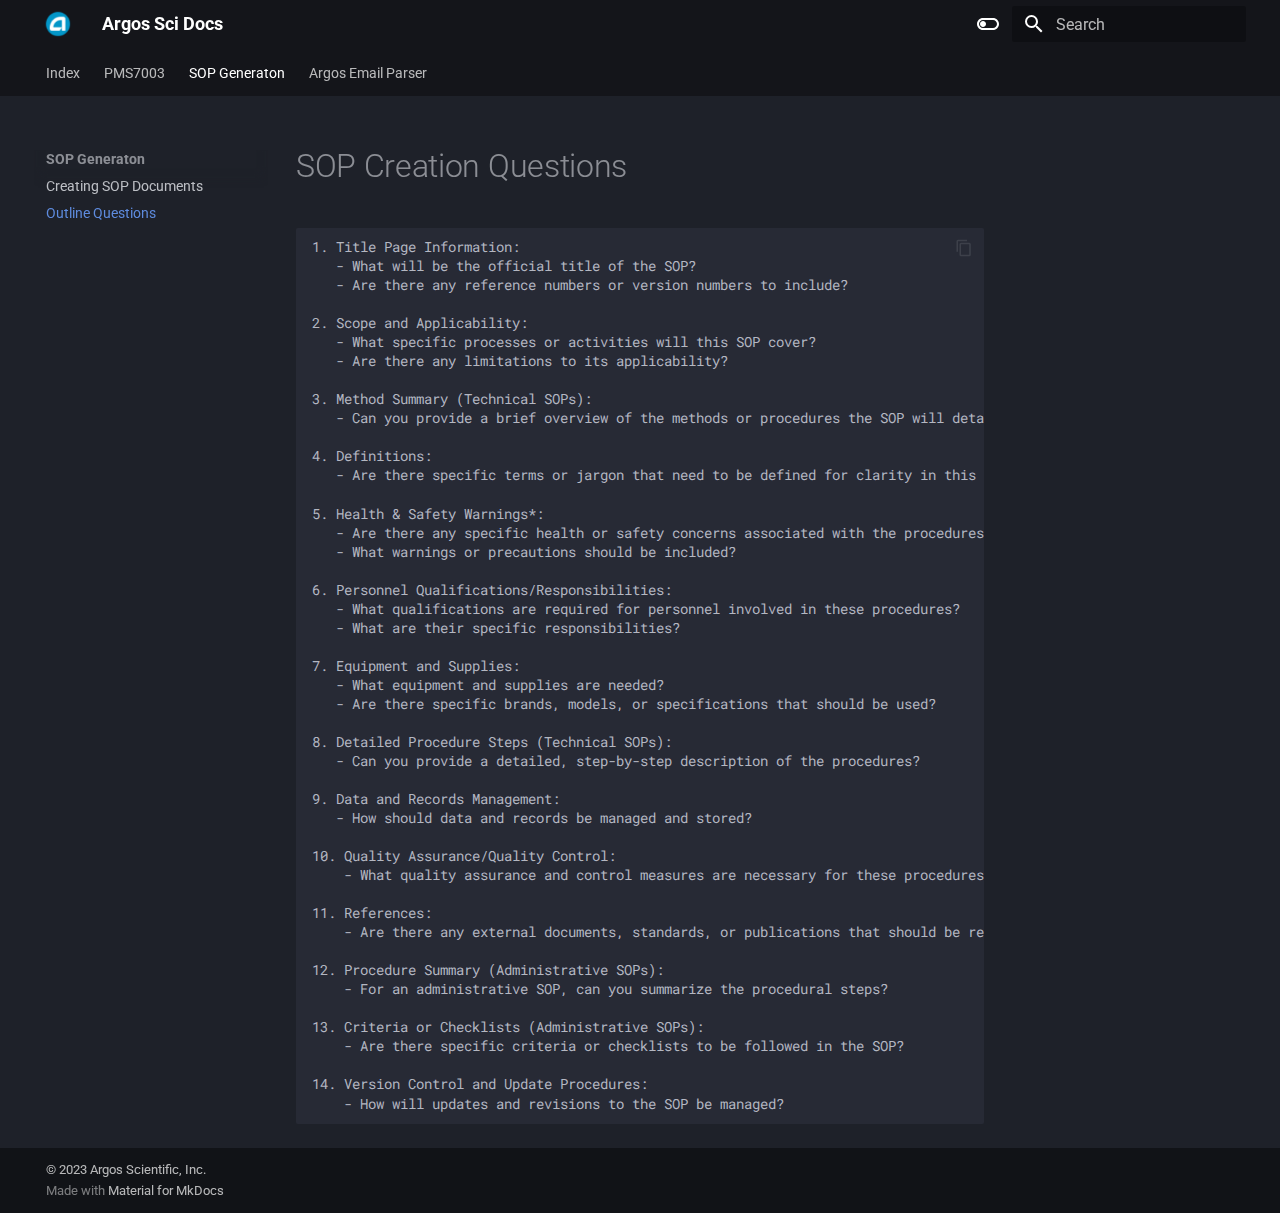
<file: SOP Generaton/Outline Questions/index.html>
<!doctype html>
<html lang="en" class="no-js">
  <head>
    
      <meta charset="utf-8">
      <meta name="viewport" content="width=device-width,initial-scale=1">
      
      
      
      
        <link rel="prev" href="../SOP%20GPT/">
      
      
        <link rel="next" href="../../Argos%20Email%20Parser/How%20to%20Use/">
      
      
      <link rel="icon" href="../../assets/favicon.png">
      <meta name="generator" content="mkdocs-1.5.3, mkdocs-material-9.5.9">
    
    
      
        <title>Outline Questions - Argos Sci Docs</title>
      
    
    
      <link rel="stylesheet" href="../../assets/stylesheets/main.f2e4d321.min.css">
      
        
        <link rel="stylesheet" href="../../assets/stylesheets/palette.06af60db.min.css">
      
      


    
    
      
    
    
      
        
        
        <link rel="preconnect" href="https://fonts.gstatic.com" crossorigin>
        <link rel="stylesheet" href="https://fonts.googleapis.com/css?family=Roboto:300,300i,400,400i,700,700i%7CRoboto+Mono:400,400i,700,700i&display=fallback">
        <style>:root{--md-text-font:"Roboto";--md-code-font:"Roboto Mono"}</style>
      
    
    
      <link rel="stylesheet" href="../../stylesheets/extra.css">
    
    <script>__md_scope=new URL("../..",location),__md_hash=e=>[...e].reduce((e,_)=>(e<<5)-e+_.charCodeAt(0),0),__md_get=(e,_=localStorage,t=__md_scope)=>JSON.parse(_.getItem(t.pathname+"."+e)),__md_set=(e,_,t=localStorage,a=__md_scope)=>{try{t.setItem(a.pathname+"."+e,JSON.stringify(_))}catch(e){}}</script>
    
      

    
    
    
  </head>
  
  
    
    
      
    
    
    
    
    <body dir="ltr" data-md-color-scheme="slate" data-md-color-primary="black" data-md-color-accent="custom">
  
    
    <input class="md-toggle" data-md-toggle="drawer" type="checkbox" id="__drawer" autocomplete="off">
    <input class="md-toggle" data-md-toggle="search" type="checkbox" id="__search" autocomplete="off">
    <label class="md-overlay" for="__drawer"></label>
    <div data-md-component="skip">
      
        
        <a href="#sop-creation-questions" class="md-skip">
          Skip to content
        </a>
      
    </div>
    <div data-md-component="announce">
      
    </div>
    
    
      

<header class="md-header" data-md-component="header">
  <nav class="md-header__inner md-grid" aria-label="Header">
    <a href="../.." title="Argos Sci Docs" class="md-header__button md-logo" aria-label="Argos Sci Docs" data-md-component="logo">
      
  <img src="../../assets/favicon.png" alt="logo">

    </a>
    <label class="md-header__button md-icon" for="__drawer">
      
      <svg xmlns="http://www.w3.org/2000/svg" viewBox="0 0 24 24"><path d="M3 6h18v2H3V6m0 5h18v2H3v-2m0 5h18v2H3v-2Z"/></svg>
    </label>
    <div class="md-header__title" data-md-component="header-title">
      <div class="md-header__ellipsis">
        <div class="md-header__topic">
          <span class="md-ellipsis">
            Argos Sci Docs
          </span>
        </div>
        <div class="md-header__topic" data-md-component="header-topic">
          <span class="md-ellipsis">
            
              Outline Questions
            
          </span>
        </div>
      </div>
    </div>
    
      
        <form class="md-header__option" data-md-component="palette">
  
    
    
    
    <input class="md-option" data-md-color-media="(prefers-color-scheme: light)" data-md-color-scheme="slate" data-md-color-primary="black" data-md-color-accent="custom"  aria-label="Switch to light mode"  type="radio" name="__palette" id="__palette_0">
    
      <label class="md-header__button md-icon" title="Switch to light mode" for="__palette_1" hidden>
        <svg xmlns="http://www.w3.org/2000/svg" viewBox="0 0 24 24"><path d="M17 6H7c-3.31 0-6 2.69-6 6s2.69 6 6 6h10c3.31 0 6-2.69 6-6s-2.69-6-6-6zm0 10H7c-2.21 0-4-1.79-4-4s1.79-4 4-4h10c2.21 0 4 1.79 4 4s-1.79 4-4 4zM7 9c-1.66 0-3 1.34-3 3s1.34 3 3 3 3-1.34 3-3-1.34-3-3-3z"/></svg>
      </label>
    
  
    
    
    
    <input class="md-option" data-md-color-media="(prefers-color-scheme: dark)" data-md-color-scheme="default" data-md-color-primary="black" data-md-color-accent="custom"  aria-label="Switch to dark mode"  type="radio" name="__palette" id="__palette_1">
    
      <label class="md-header__button md-icon" title="Switch to dark mode" for="__palette_0" hidden>
        <svg xmlns="http://www.w3.org/2000/svg" viewBox="0 0 24 24"><path d="M17 7H7a5 5 0 0 0-5 5 5 5 0 0 0 5 5h10a5 5 0 0 0 5-5 5 5 0 0 0-5-5m0 8a3 3 0 0 1-3-3 3 3 0 0 1 3-3 3 3 0 0 1 3 3 3 3 0 0 1-3 3Z"/></svg>
      </label>
    
  
</form>
      
    
    
      <script>var media,input,key,value,palette=__md_get("__palette");if(palette&&palette.color){"(prefers-color-scheme)"===palette.color.media&&(media=matchMedia("(prefers-color-scheme: light)"),input=document.querySelector(media.matches?"[data-md-color-media='(prefers-color-scheme: light)']":"[data-md-color-media='(prefers-color-scheme: dark)']"),palette.color.media=input.getAttribute("data-md-color-media"),palette.color.scheme=input.getAttribute("data-md-color-scheme"),palette.color.primary=input.getAttribute("data-md-color-primary"),palette.color.accent=input.getAttribute("data-md-color-accent"));for([key,value]of Object.entries(palette.color))document.body.setAttribute("data-md-color-"+key,value)}</script>
    
    
    
      <label class="md-header__button md-icon" for="__search">
        
        <svg xmlns="http://www.w3.org/2000/svg" viewBox="0 0 24 24"><path d="M9.5 3A6.5 6.5 0 0 1 16 9.5c0 1.61-.59 3.09-1.56 4.23l.27.27h.79l5 5-1.5 1.5-5-5v-.79l-.27-.27A6.516 6.516 0 0 1 9.5 16 6.5 6.5 0 0 1 3 9.5 6.5 6.5 0 0 1 9.5 3m0 2C7 5 5 7 5 9.5S7 14 9.5 14 14 12 14 9.5 12 5 9.5 5Z"/></svg>
      </label>
      <div class="md-search" data-md-component="search" role="dialog">
  <label class="md-search__overlay" for="__search"></label>
  <div class="md-search__inner" role="search">
    <form class="md-search__form" name="search">
      <input type="text" class="md-search__input" name="query" aria-label="Search" placeholder="Search" autocapitalize="off" autocorrect="off" autocomplete="off" spellcheck="false" data-md-component="search-query" required>
      <label class="md-search__icon md-icon" for="__search">
        
        <svg xmlns="http://www.w3.org/2000/svg" viewBox="0 0 24 24"><path d="M9.5 3A6.5 6.5 0 0 1 16 9.5c0 1.61-.59 3.09-1.56 4.23l.27.27h.79l5 5-1.5 1.5-5-5v-.79l-.27-.27A6.516 6.516 0 0 1 9.5 16 6.5 6.5 0 0 1 3 9.5 6.5 6.5 0 0 1 9.5 3m0 2C7 5 5 7 5 9.5S7 14 9.5 14 14 12 14 9.5 12 5 9.5 5Z"/></svg>
        
        <svg xmlns="http://www.w3.org/2000/svg" viewBox="0 0 24 24"><path d="M20 11v2H8l5.5 5.5-1.42 1.42L4.16 12l7.92-7.92L13.5 5.5 8 11h12Z"/></svg>
      </label>
      <nav class="md-search__options" aria-label="Search">
        
        <button type="reset" class="md-search__icon md-icon" title="Clear" aria-label="Clear" tabindex="-1">
          
          <svg xmlns="http://www.w3.org/2000/svg" viewBox="0 0 24 24"><path d="M19 6.41 17.59 5 12 10.59 6.41 5 5 6.41 10.59 12 5 17.59 6.41 19 12 13.41 17.59 19 19 17.59 13.41 12 19 6.41Z"/></svg>
        </button>
      </nav>
      
        <div class="md-search__suggest" data-md-component="search-suggest"></div>
      
    </form>
    <div class="md-search__output">
      <div class="md-search__scrollwrap" data-md-scrollfix>
        <div class="md-search-result" data-md-component="search-result">
          <div class="md-search-result__meta">
            Initializing search
          </div>
          <ol class="md-search-result__list" role="presentation"></ol>
        </div>
      </div>
    </div>
  </div>
</div>
    
    
  </nav>
  
</header>
    
    <div class="md-container" data-md-component="container">
      
      
        
          
            
<nav class="md-tabs" aria-label="Tabs" data-md-component="tabs">
  <div class="md-grid">
    <ul class="md-tabs__list">
      
        
  
  
  
    
    
      <li class="md-tabs__item">
        <a href="../.." class="md-tabs__link">
          
  
  Index

        </a>
      </li>
    
  

      
        
  
  
  
    
    
      <li class="md-tabs__item">
        <a href="../../pms7003/PMS7003/" class="md-tabs__link">
          
  
  PMS7003

        </a>
      </li>
    
  

      
        
  
  
    
  
  
    
    
      <li class="md-tabs__item md-tabs__item--active">
        <a href="../SOP%20GPT/" class="md-tabs__link">
          
  
  SOP Generaton

        </a>
      </li>
    
  

      
        
  
  
  
    
    
      <li class="md-tabs__item">
        <a href="../../Argos%20Email%20Parser/How%20to%20Use/" class="md-tabs__link">
          
  
  Argos Email Parser

        </a>
      </li>
    
  

      
    </ul>
  </div>
</nav>
          
        
      
      <main class="md-main" data-md-component="main">
        <div class="md-main__inner md-grid">
          
            
              
              <div class="md-sidebar md-sidebar--primary" data-md-component="sidebar" data-md-type="navigation" >
                <div class="md-sidebar__scrollwrap">
                  <div class="md-sidebar__inner">
                    


  


<nav class="md-nav md-nav--primary md-nav--lifted" aria-label="Navigation" data-md-level="0">
  <label class="md-nav__title" for="__drawer">
    <a href="../.." title="Argos Sci Docs" class="md-nav__button md-logo" aria-label="Argos Sci Docs" data-md-component="logo">
      
  <img src="../../assets/favicon.png" alt="logo">

    </a>
    Argos Sci Docs
  </label>
  
  <ul class="md-nav__list" data-md-scrollfix>
    
      
      
  
  
  
  
    
    
    
      
      
        
      
    
    
    <li class="md-nav__item md-nav__item--nested">
      
        
        
        <input class="md-nav__toggle md-toggle " type="checkbox" id="__nav_1" >
        
          
          <label class="md-nav__link" for="__nav_1" id="__nav_1_label" tabindex="0">
            
  
  <span class="md-ellipsis">
    Index
  </span>
  

            <span class="md-nav__icon md-icon"></span>
          </label>
        
        <nav class="md-nav" data-md-level="1" aria-labelledby="__nav_1_label" aria-expanded="false">
          <label class="md-nav__title" for="__nav_1">
            <span class="md-nav__icon md-icon"></span>
            Index
          </label>
          <ul class="md-nav__list" data-md-scrollfix>
            
              
                
  
  
  
  
    <li class="md-nav__item">
      <a href="../.." class="md-nav__link">
        
  
  <span class="md-ellipsis">
    Welcome
  </span>
  

      </a>
    </li>
  

              
            
              
                
  
  
  
  
    <li class="md-nav__item">
      <a href="../../index/Creating%20Documentation/" class="md-nav__link">
        
  
  <span class="md-ellipsis">
    Creating Documentation
  </span>
  

      </a>
    </li>
  

              
            
          </ul>
        </nav>
      
    </li>
  

    
      
      
  
  
  
  
    
    
    
      
      
        
      
    
    
    <li class="md-nav__item md-nav__item--nested">
      
        
        
        <input class="md-nav__toggle md-toggle " type="checkbox" id="__nav_2" >
        
          
          <label class="md-nav__link" for="__nav_2" id="__nav_2_label" tabindex="0">
            
  
  <span class="md-ellipsis">
    PMS7003
  </span>
  

            <span class="md-nav__icon md-icon"></span>
          </label>
        
        <nav class="md-nav" data-md-level="1" aria-labelledby="__nav_2_label" aria-expanded="false">
          <label class="md-nav__title" for="__nav_2">
            <span class="md-nav__icon md-icon"></span>
            PMS7003
          </label>
          <ul class="md-nav__list" data-md-scrollfix>
            
              
                
  
  
  
  
    <li class="md-nav__item">
      <a href="../../pms7003/PMS7003/" class="md-nav__link">
        
  
  <span class="md-ellipsis">
    Sensor Connection Guide
  </span>
  

      </a>
    </li>
  

              
            
              
                
  
  
  
  
    <li class="md-nav__item">
      <a href="../../pms7003/Running%20the%20Script/" class="md-nav__link">
        
  
  <span class="md-ellipsis">
    Running the Script
  </span>
  

      </a>
    </li>
  

              
            
              
                
  
  
  
  
    <li class="md-nav__item">
      <a href="../../pms7003/Understanding%20the%20Data/" class="md-nav__link">
        
  
  <span class="md-ellipsis">
    Understanding the Data
  </span>
  

      </a>
    </li>
  

              
            
          </ul>
        </nav>
      
    </li>
  

    
      
      
  
  
    
  
  
  
    
    
    
      
        
        
      
      
        
      
    
    
    <li class="md-nav__item md-nav__item--active md-nav__item--section md-nav__item--nested">
      
        
        
        <input class="md-nav__toggle md-toggle " type="checkbox" id="__nav_3" checked>
        
          
          <label class="md-nav__link" for="__nav_3" id="__nav_3_label" tabindex="">
            
  
  <span class="md-ellipsis">
    SOP Generaton
  </span>
  

            <span class="md-nav__icon md-icon"></span>
          </label>
        
        <nav class="md-nav" data-md-level="1" aria-labelledby="__nav_3_label" aria-expanded="true">
          <label class="md-nav__title" for="__nav_3">
            <span class="md-nav__icon md-icon"></span>
            SOP Generaton
          </label>
          <ul class="md-nav__list" data-md-scrollfix>
            
              
                
  
  
  
  
    <li class="md-nav__item">
      <a href="../SOP%20GPT/" class="md-nav__link">
        
  
  <span class="md-ellipsis">
    Creating SOP Documents
  </span>
  

      </a>
    </li>
  

              
            
              
                
  
  
    
  
  
  
    <li class="md-nav__item md-nav__item--active">
      
      <input class="md-nav__toggle md-toggle" type="checkbox" id="__toc">
      
      
        
      
      
      <a href="./" class="md-nav__link md-nav__link--active">
        
  
  <span class="md-ellipsis">
    Outline Questions
  </span>
  

      </a>
      
    </li>
  

              
            
          </ul>
        </nav>
      
    </li>
  

    
      
      
  
  
  
  
    
    
    
      
      
        
      
    
    
    <li class="md-nav__item md-nav__item--nested">
      
        
        
        <input class="md-nav__toggle md-toggle " type="checkbox" id="__nav_4" >
        
          
          <label class="md-nav__link" for="__nav_4" id="__nav_4_label" tabindex="0">
            
  
  <span class="md-ellipsis">
    Argos Email Parser
  </span>
  

            <span class="md-nav__icon md-icon"></span>
          </label>
        
        <nav class="md-nav" data-md-level="1" aria-labelledby="__nav_4_label" aria-expanded="false">
          <label class="md-nav__title" for="__nav_4">
            <span class="md-nav__icon md-icon"></span>
            Argos Email Parser
          </label>
          <ul class="md-nav__list" data-md-scrollfix>
            
              
                
  
  
  
  
    <li class="md-nav__item">
      <a href="../../Argos%20Email%20Parser/How%20to%20Use/" class="md-nav__link">
        
  
  <span class="md-ellipsis">
    How to Use
  </span>
  

      </a>
    </li>
  

              
            
          </ul>
        </nav>
      
    </li>
  

    
  </ul>
</nav>
                  </div>
                </div>
              </div>
            
            
              
              <div class="md-sidebar md-sidebar--secondary" data-md-component="sidebar" data-md-type="toc" >
                <div class="md-sidebar__scrollwrap">
                  <div class="md-sidebar__inner">
                    

<nav class="md-nav md-nav--secondary" aria-label="Table of contents">
  
  
  
    
  
  
</nav>
                  </div>
                </div>
              </div>
            
          
          
            <div class="md-content" data-md-component="content">
              <article class="md-content__inner md-typeset">
                
                  


<h1 id="sop-creation-questions">SOP Creation Questions</h1>
<div class="highlight"><pre><span></span><code><a id="__codelineno-0-1" name="__codelineno-0-1" href="#__codelineno-0-1"></a>1. Title Page Information:
<a id="__codelineno-0-2" name="__codelineno-0-2" href="#__codelineno-0-2"></a>   - What will be the official title of the SOP?
<a id="__codelineno-0-3" name="__codelineno-0-3" href="#__codelineno-0-3"></a>   - Are there any reference numbers or version numbers to include?
<a id="__codelineno-0-4" name="__codelineno-0-4" href="#__codelineno-0-4"></a>
<a id="__codelineno-0-5" name="__codelineno-0-5" href="#__codelineno-0-5"></a>2. Scope and Applicability:
<a id="__codelineno-0-6" name="__codelineno-0-6" href="#__codelineno-0-6"></a>   - What specific processes or activities will this SOP cover?
<a id="__codelineno-0-7" name="__codelineno-0-7" href="#__codelineno-0-7"></a>   - Are there any limitations to its applicability?
<a id="__codelineno-0-8" name="__codelineno-0-8" href="#__codelineno-0-8"></a>
<a id="__codelineno-0-9" name="__codelineno-0-9" href="#__codelineno-0-9"></a>3. Method Summary (Technical SOPs):
<a id="__codelineno-0-10" name="__codelineno-0-10" href="#__codelineno-0-10"></a>   - Can you provide a brief overview of the methods or procedures the SOP will detail?
<a id="__codelineno-0-11" name="__codelineno-0-11" href="#__codelineno-0-11"></a>
<a id="__codelineno-0-12" name="__codelineno-0-12" href="#__codelineno-0-12"></a>4. Definitions:
<a id="__codelineno-0-13" name="__codelineno-0-13" href="#__codelineno-0-13"></a>   - Are there specific terms or jargon that need to be defined for clarity in this SOP?
<a id="__codelineno-0-14" name="__codelineno-0-14" href="#__codelineno-0-14"></a>
<a id="__codelineno-0-15" name="__codelineno-0-15" href="#__codelineno-0-15"></a>5. Health &amp; Safety Warnings*:
<a id="__codelineno-0-16" name="__codelineno-0-16" href="#__codelineno-0-16"></a>   - Are there any specific health or safety concerns associated with the procedures?
<a id="__codelineno-0-17" name="__codelineno-0-17" href="#__codelineno-0-17"></a>   - What warnings or precautions should be included?
<a id="__codelineno-0-18" name="__codelineno-0-18" href="#__codelineno-0-18"></a>
<a id="__codelineno-0-19" name="__codelineno-0-19" href="#__codelineno-0-19"></a>6. Personnel Qualifications/Responsibilities:
<a id="__codelineno-0-20" name="__codelineno-0-20" href="#__codelineno-0-20"></a>   - What qualifications are required for personnel involved in these procedures?
<a id="__codelineno-0-21" name="__codelineno-0-21" href="#__codelineno-0-21"></a>   - What are their specific responsibilities?
<a id="__codelineno-0-22" name="__codelineno-0-22" href="#__codelineno-0-22"></a>
<a id="__codelineno-0-23" name="__codelineno-0-23" href="#__codelineno-0-23"></a>7. Equipment and Supplies:
<a id="__codelineno-0-24" name="__codelineno-0-24" href="#__codelineno-0-24"></a>   - What equipment and supplies are needed?
<a id="__codelineno-0-25" name="__codelineno-0-25" href="#__codelineno-0-25"></a>   - Are there specific brands, models, or specifications that should be used?
<a id="__codelineno-0-26" name="__codelineno-0-26" href="#__codelineno-0-26"></a>
<a id="__codelineno-0-27" name="__codelineno-0-27" href="#__codelineno-0-27"></a>8. Detailed Procedure Steps (Technical SOPs):
<a id="__codelineno-0-28" name="__codelineno-0-28" href="#__codelineno-0-28"></a>   - Can you provide a detailed, step-by-step description of the procedures?
<a id="__codelineno-0-29" name="__codelineno-0-29" href="#__codelineno-0-29"></a>
<a id="__codelineno-0-30" name="__codelineno-0-30" href="#__codelineno-0-30"></a>9. Data and Records Management:
<a id="__codelineno-0-31" name="__codelineno-0-31" href="#__codelineno-0-31"></a>   - How should data and records be managed and stored?
<a id="__codelineno-0-32" name="__codelineno-0-32" href="#__codelineno-0-32"></a>
<a id="__codelineno-0-33" name="__codelineno-0-33" href="#__codelineno-0-33"></a>10. Quality Assurance/Quality Control:
<a id="__codelineno-0-34" name="__codelineno-0-34" href="#__codelineno-0-34"></a>    - What quality assurance and control measures are necessary for these procedures?
<a id="__codelineno-0-35" name="__codelineno-0-35" href="#__codelineno-0-35"></a>
<a id="__codelineno-0-36" name="__codelineno-0-36" href="#__codelineno-0-36"></a>11. References:
<a id="__codelineno-0-37" name="__codelineno-0-37" href="#__codelineno-0-37"></a>    - Are there any external documents, standards, or publications that should be referenced?
<a id="__codelineno-0-38" name="__codelineno-0-38" href="#__codelineno-0-38"></a>
<a id="__codelineno-0-39" name="__codelineno-0-39" href="#__codelineno-0-39"></a>12. Procedure Summary (Administrative SOPs):
<a id="__codelineno-0-40" name="__codelineno-0-40" href="#__codelineno-0-40"></a>    - For an administrative SOP, can you summarize the procedural steps?
<a id="__codelineno-0-41" name="__codelineno-0-41" href="#__codelineno-0-41"></a>
<a id="__codelineno-0-42" name="__codelineno-0-42" href="#__codelineno-0-42"></a>13. Criteria or Checklists (Administrative SOPs):
<a id="__codelineno-0-43" name="__codelineno-0-43" href="#__codelineno-0-43"></a>    - Are there specific criteria or checklists to be followed in the SOP?
<a id="__codelineno-0-44" name="__codelineno-0-44" href="#__codelineno-0-44"></a>
<a id="__codelineno-0-45" name="__codelineno-0-45" href="#__codelineno-0-45"></a>14. Version Control and Update Procedures:
<a id="__codelineno-0-46" name="__codelineno-0-46" href="#__codelineno-0-46"></a>    - How will updates and revisions to the SOP be managed?
</code></pre></div>












                
              </article>
            </div>
          
          
  <script>var tabs=__md_get("__tabs");if(Array.isArray(tabs))e:for(var set of document.querySelectorAll(".tabbed-set")){var tab,labels=set.querySelector(".tabbed-labels");for(tab of tabs)for(var label of labels.getElementsByTagName("label"))if(label.innerText.trim()===tab){var input=document.getElementById(label.htmlFor);input.checked=!0;continue e}}</script>

<script>var target=document.getElementById(location.hash.slice(1));target&&target.name&&(target.checked=target.name.startsWith("__tabbed_"))</script>
        </div>
        
          <button type="button" class="md-top md-icon" data-md-component="top" hidden>
  
  <svg xmlns="http://www.w3.org/2000/svg" viewBox="0 0 24 24"><path d="M13 20h-2V8l-5.5 5.5-1.42-1.42L12 4.16l7.92 7.92-1.42 1.42L13 8v12Z"/></svg>
  Back to top
</button>
        
      </main>
      
        <footer class="md-footer">
  
  <div class="md-footer-meta md-typeset">
    <div class="md-footer-meta__inner md-grid">
      <div class="md-copyright">
  
    <div class="md-copyright__highlight">
      &copy; 2023 <a href='https://argos-sci.com/' target='_blank' rel='noopener'>Argos Scientific, Inc.</a>
    </div>
  
  
    Made with
    <a href="https://squidfunk.github.io/mkdocs-material/" target="_blank" rel="noopener">
      Material for MkDocs
    </a>
  
</div>
      
    </div>
  </div>
</footer>
      
    </div>
    <div class="md-dialog" data-md-component="dialog">
      <div class="md-dialog__inner md-typeset"></div>
    </div>
    
    
    <script id="__config" type="application/json">{"base": "../..", "features": ["navigation.tabs", "navigation.sections", "navigation.top", "search.suggest", "search.highlight", "content.tabs.link", "content.code.annotation", "content.code.copy"], "search": "../../assets/javascripts/workers/search.b8dbb3d2.min.js", "translations": {"clipboard.copied": "Copied to clipboard", "clipboard.copy": "Copy to clipboard", "search.result.more.one": "1 more on this page", "search.result.more.other": "# more on this page", "search.result.none": "No matching documents", "search.result.one": "1 matching document", "search.result.other": "# matching documents", "search.result.placeholder": "Type to start searching", "search.result.term.missing": "Missing", "select.version": "Select version"}}</script>
    
    
      <script src="../../assets/javascripts/bundle.8fd75fb4.min.js"></script>
      
    
  </body>
</html>
</file>
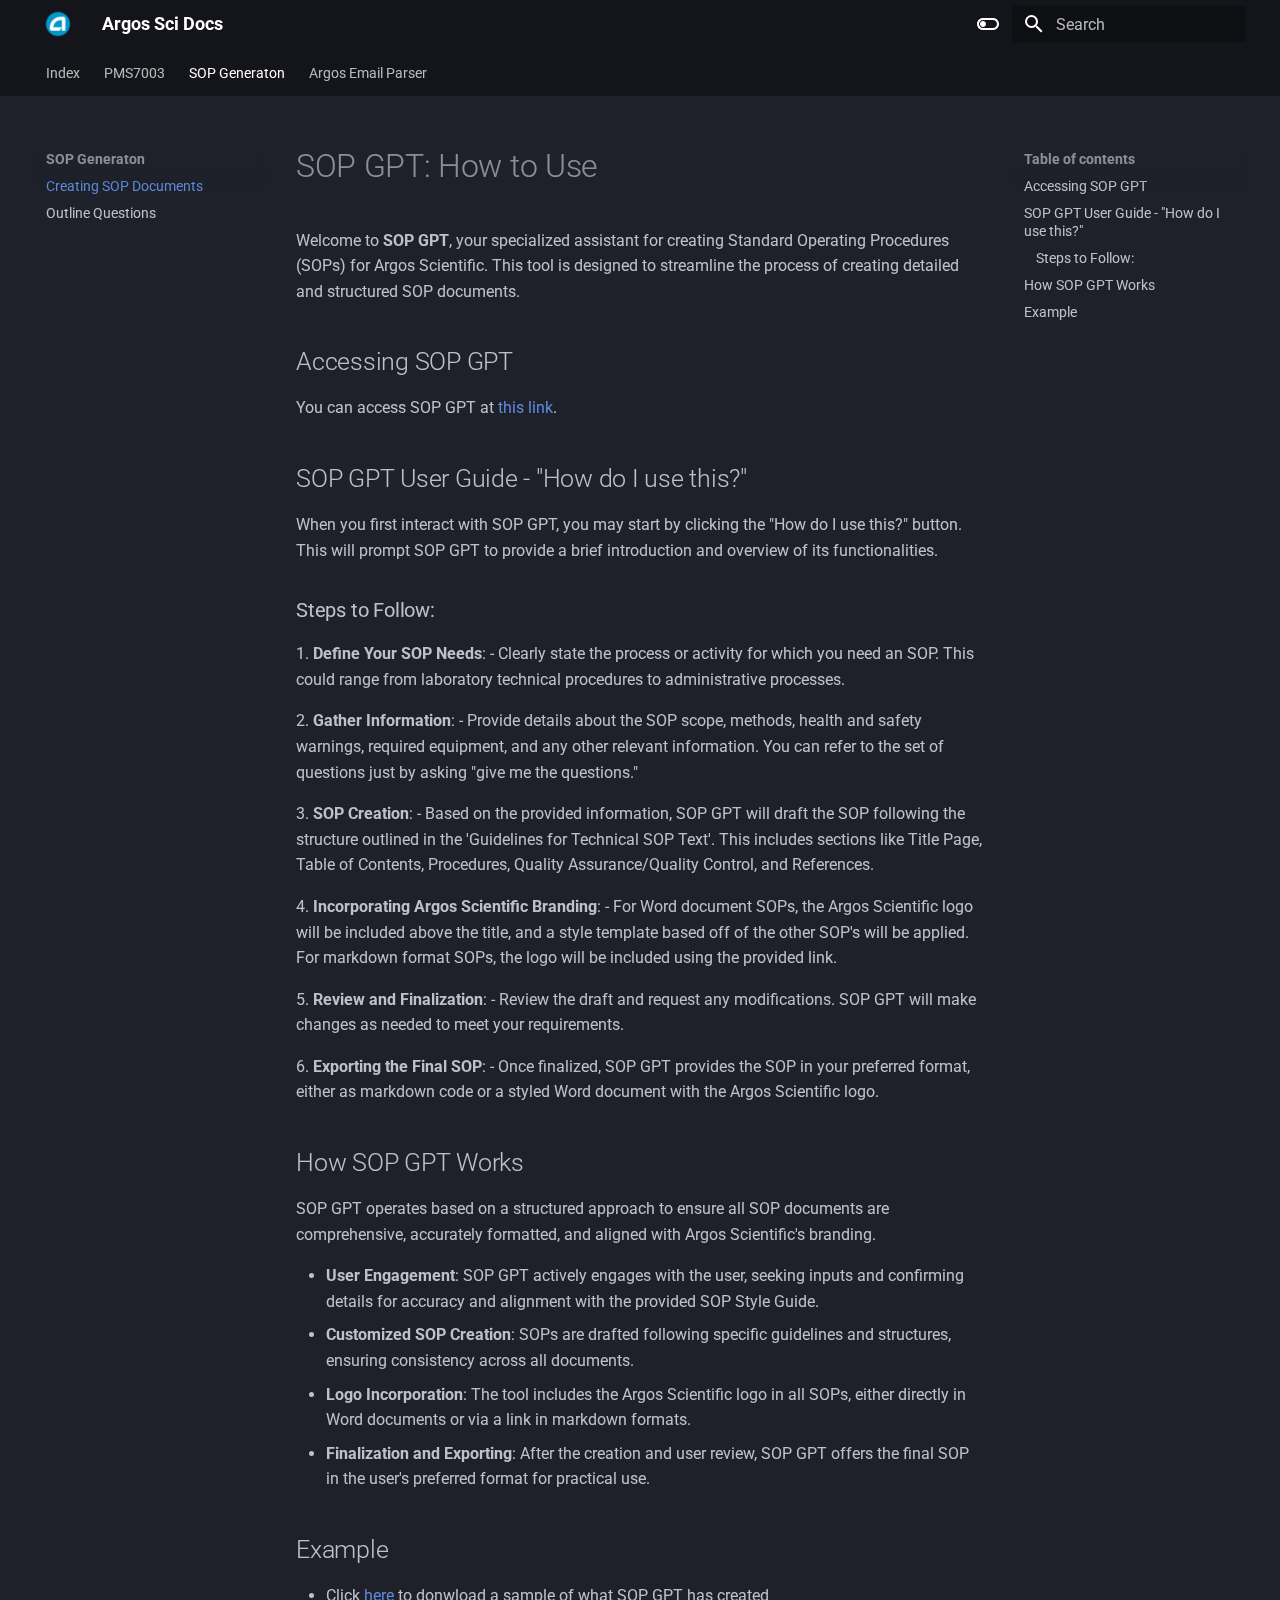
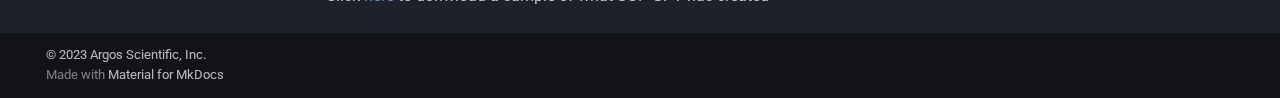
<file: SOP Generaton/SOP GPT/index.html>
<!doctype html>
<html lang="en" class="no-js">
  <head>
    
      <meta charset="utf-8">
      <meta name="viewport" content="width=device-width,initial-scale=1">
      
      
      
      
        <link rel="prev" href="../../pms7003/Understanding%20the%20Data/">
      
      
        <link rel="next" href="../Outline%20Questions/">
      
      
      <link rel="icon" href="../../assets/favicon.png">
      <meta name="generator" content="mkdocs-1.5.3, mkdocs-material-9.5.9">
    
    
      
        <title>Creating SOP Documents - Argos Sci Docs</title>
      
    
    
      <link rel="stylesheet" href="../../assets/stylesheets/main.f2e4d321.min.css">
      
        
        <link rel="stylesheet" href="../../assets/stylesheets/palette.06af60db.min.css">
      
      


    
    
      
    
    
      
        
        
        <link rel="preconnect" href="https://fonts.gstatic.com" crossorigin>
        <link rel="stylesheet" href="https://fonts.googleapis.com/css?family=Roboto:300,300i,400,400i,700,700i%7CRoboto+Mono:400,400i,700,700i&display=fallback">
        <style>:root{--md-text-font:"Roboto";--md-code-font:"Roboto Mono"}</style>
      
    
    
      <link rel="stylesheet" href="../../stylesheets/extra.css">
    
    <script>__md_scope=new URL("../..",location),__md_hash=e=>[...e].reduce((e,_)=>(e<<5)-e+_.charCodeAt(0),0),__md_get=(e,_=localStorage,t=__md_scope)=>JSON.parse(_.getItem(t.pathname+"."+e)),__md_set=(e,_,t=localStorage,a=__md_scope)=>{try{t.setItem(a.pathname+"."+e,JSON.stringify(_))}catch(e){}}</script>
    
      

    
    
    
  </head>
  
  
    
    
      
    
    
    
    
    <body dir="ltr" data-md-color-scheme="slate" data-md-color-primary="black" data-md-color-accent="custom">
  
    
    <input class="md-toggle" data-md-toggle="drawer" type="checkbox" id="__drawer" autocomplete="off">
    <input class="md-toggle" data-md-toggle="search" type="checkbox" id="__search" autocomplete="off">
    <label class="md-overlay" for="__drawer"></label>
    <div data-md-component="skip">
      
        
        <a href="#sop-gpt-how-to-use" class="md-skip">
          Skip to content
        </a>
      
    </div>
    <div data-md-component="announce">
      
    </div>
    
    
      

<header class="md-header" data-md-component="header">
  <nav class="md-header__inner md-grid" aria-label="Header">
    <a href="../.." title="Argos Sci Docs" class="md-header__button md-logo" aria-label="Argos Sci Docs" data-md-component="logo">
      
  <img src="../../assets/favicon.png" alt="logo">

    </a>
    <label class="md-header__button md-icon" for="__drawer">
      
      <svg xmlns="http://www.w3.org/2000/svg" viewBox="0 0 24 24"><path d="M3 6h18v2H3V6m0 5h18v2H3v-2m0 5h18v2H3v-2Z"/></svg>
    </label>
    <div class="md-header__title" data-md-component="header-title">
      <div class="md-header__ellipsis">
        <div class="md-header__topic">
          <span class="md-ellipsis">
            Argos Sci Docs
          </span>
        </div>
        <div class="md-header__topic" data-md-component="header-topic">
          <span class="md-ellipsis">
            
              Creating SOP Documents
            
          </span>
        </div>
      </div>
    </div>
    
      
        <form class="md-header__option" data-md-component="palette">
  
    
    
    
    <input class="md-option" data-md-color-media="(prefers-color-scheme: light)" data-md-color-scheme="slate" data-md-color-primary="black" data-md-color-accent="custom"  aria-label="Switch to light mode"  type="radio" name="__palette" id="__palette_0">
    
      <label class="md-header__button md-icon" title="Switch to light mode" for="__palette_1" hidden>
        <svg xmlns="http://www.w3.org/2000/svg" viewBox="0 0 24 24"><path d="M17 6H7c-3.31 0-6 2.69-6 6s2.69 6 6 6h10c3.31 0 6-2.69 6-6s-2.69-6-6-6zm0 10H7c-2.21 0-4-1.79-4-4s1.79-4 4-4h10c2.21 0 4 1.79 4 4s-1.79 4-4 4zM7 9c-1.66 0-3 1.34-3 3s1.34 3 3 3 3-1.34 3-3-1.34-3-3-3z"/></svg>
      </label>
    
  
    
    
    
    <input class="md-option" data-md-color-media="(prefers-color-scheme: dark)" data-md-color-scheme="default" data-md-color-primary="black" data-md-color-accent="custom"  aria-label="Switch to dark mode"  type="radio" name="__palette" id="__palette_1">
    
      <label class="md-header__button md-icon" title="Switch to dark mode" for="__palette_0" hidden>
        <svg xmlns="http://www.w3.org/2000/svg" viewBox="0 0 24 24"><path d="M17 7H7a5 5 0 0 0-5 5 5 5 0 0 0 5 5h10a5 5 0 0 0 5-5 5 5 0 0 0-5-5m0 8a3 3 0 0 1-3-3 3 3 0 0 1 3-3 3 3 0 0 1 3 3 3 3 0 0 1-3 3Z"/></svg>
      </label>
    
  
</form>
      
    
    
      <script>var media,input,key,value,palette=__md_get("__palette");if(palette&&palette.color){"(prefers-color-scheme)"===palette.color.media&&(media=matchMedia("(prefers-color-scheme: light)"),input=document.querySelector(media.matches?"[data-md-color-media='(prefers-color-scheme: light)']":"[data-md-color-media='(prefers-color-scheme: dark)']"),palette.color.media=input.getAttribute("data-md-color-media"),palette.color.scheme=input.getAttribute("data-md-color-scheme"),palette.color.primary=input.getAttribute("data-md-color-primary"),palette.color.accent=input.getAttribute("data-md-color-accent"));for([key,value]of Object.entries(palette.color))document.body.setAttribute("data-md-color-"+key,value)}</script>
    
    
    
      <label class="md-header__button md-icon" for="__search">
        
        <svg xmlns="http://www.w3.org/2000/svg" viewBox="0 0 24 24"><path d="M9.5 3A6.5 6.5 0 0 1 16 9.5c0 1.61-.59 3.09-1.56 4.23l.27.27h.79l5 5-1.5 1.5-5-5v-.79l-.27-.27A6.516 6.516 0 0 1 9.5 16 6.5 6.5 0 0 1 3 9.5 6.5 6.5 0 0 1 9.5 3m0 2C7 5 5 7 5 9.5S7 14 9.5 14 14 12 14 9.5 12 5 9.5 5Z"/></svg>
      </label>
      <div class="md-search" data-md-component="search" role="dialog">
  <label class="md-search__overlay" for="__search"></label>
  <div class="md-search__inner" role="search">
    <form class="md-search__form" name="search">
      <input type="text" class="md-search__input" name="query" aria-label="Search" placeholder="Search" autocapitalize="off" autocorrect="off" autocomplete="off" spellcheck="false" data-md-component="search-query" required>
      <label class="md-search__icon md-icon" for="__search">
        
        <svg xmlns="http://www.w3.org/2000/svg" viewBox="0 0 24 24"><path d="M9.5 3A6.5 6.5 0 0 1 16 9.5c0 1.61-.59 3.09-1.56 4.23l.27.27h.79l5 5-1.5 1.5-5-5v-.79l-.27-.27A6.516 6.516 0 0 1 9.5 16 6.5 6.5 0 0 1 3 9.5 6.5 6.5 0 0 1 9.5 3m0 2C7 5 5 7 5 9.5S7 14 9.5 14 14 12 14 9.5 12 5 9.5 5Z"/></svg>
        
        <svg xmlns="http://www.w3.org/2000/svg" viewBox="0 0 24 24"><path d="M20 11v2H8l5.5 5.5-1.42 1.42L4.16 12l7.92-7.92L13.5 5.5 8 11h12Z"/></svg>
      </label>
      <nav class="md-search__options" aria-label="Search">
        
        <button type="reset" class="md-search__icon md-icon" title="Clear" aria-label="Clear" tabindex="-1">
          
          <svg xmlns="http://www.w3.org/2000/svg" viewBox="0 0 24 24"><path d="M19 6.41 17.59 5 12 10.59 6.41 5 5 6.41 10.59 12 5 17.59 6.41 19 12 13.41 17.59 19 19 17.59 13.41 12 19 6.41Z"/></svg>
        </button>
      </nav>
      
        <div class="md-search__suggest" data-md-component="search-suggest"></div>
      
    </form>
    <div class="md-search__output">
      <div class="md-search__scrollwrap" data-md-scrollfix>
        <div class="md-search-result" data-md-component="search-result">
          <div class="md-search-result__meta">
            Initializing search
          </div>
          <ol class="md-search-result__list" role="presentation"></ol>
        </div>
      </div>
    </div>
  </div>
</div>
    
    
  </nav>
  
</header>
    
    <div class="md-container" data-md-component="container">
      
      
        
          
            
<nav class="md-tabs" aria-label="Tabs" data-md-component="tabs">
  <div class="md-grid">
    <ul class="md-tabs__list">
      
        
  
  
  
    
    
      <li class="md-tabs__item">
        <a href="../.." class="md-tabs__link">
          
  
  Index

        </a>
      </li>
    
  

      
        
  
  
  
    
    
      <li class="md-tabs__item">
        <a href="../../pms7003/PMS7003/" class="md-tabs__link">
          
  
  PMS7003

        </a>
      </li>
    
  

      
        
  
  
    
  
  
    
    
      <li class="md-tabs__item md-tabs__item--active">
        <a href="./" class="md-tabs__link">
          
  
  SOP Generaton

        </a>
      </li>
    
  

      
        
  
  
  
    
    
      <li class="md-tabs__item">
        <a href="../../Argos%20Email%20Parser/How%20to%20Use/" class="md-tabs__link">
          
  
  Argos Email Parser

        </a>
      </li>
    
  

      
    </ul>
  </div>
</nav>
          
        
      
      <main class="md-main" data-md-component="main">
        <div class="md-main__inner md-grid">
          
            
              
              <div class="md-sidebar md-sidebar--primary" data-md-component="sidebar" data-md-type="navigation" >
                <div class="md-sidebar__scrollwrap">
                  <div class="md-sidebar__inner">
                    


  


<nav class="md-nav md-nav--primary md-nav--lifted" aria-label="Navigation" data-md-level="0">
  <label class="md-nav__title" for="__drawer">
    <a href="../.." title="Argos Sci Docs" class="md-nav__button md-logo" aria-label="Argos Sci Docs" data-md-component="logo">
      
  <img src="../../assets/favicon.png" alt="logo">

    </a>
    Argos Sci Docs
  </label>
  
  <ul class="md-nav__list" data-md-scrollfix>
    
      
      
  
  
  
  
    
    
    
      
      
        
      
    
    
    <li class="md-nav__item md-nav__item--nested">
      
        
        
        <input class="md-nav__toggle md-toggle " type="checkbox" id="__nav_1" >
        
          
          <label class="md-nav__link" for="__nav_1" id="__nav_1_label" tabindex="0">
            
  
  <span class="md-ellipsis">
    Index
  </span>
  

            <span class="md-nav__icon md-icon"></span>
          </label>
        
        <nav class="md-nav" data-md-level="1" aria-labelledby="__nav_1_label" aria-expanded="false">
          <label class="md-nav__title" for="__nav_1">
            <span class="md-nav__icon md-icon"></span>
            Index
          </label>
          <ul class="md-nav__list" data-md-scrollfix>
            
              
                
  
  
  
  
    <li class="md-nav__item">
      <a href="../.." class="md-nav__link">
        
  
  <span class="md-ellipsis">
    Welcome
  </span>
  

      </a>
    </li>
  

              
            
              
                
  
  
  
  
    <li class="md-nav__item">
      <a href="../../index/Creating%20Documentation/" class="md-nav__link">
        
  
  <span class="md-ellipsis">
    Creating Documentation
  </span>
  

      </a>
    </li>
  

              
            
          </ul>
        </nav>
      
    </li>
  

    
      
      
  
  
  
  
    
    
    
      
      
        
      
    
    
    <li class="md-nav__item md-nav__item--nested">
      
        
        
        <input class="md-nav__toggle md-toggle " type="checkbox" id="__nav_2" >
        
          
          <label class="md-nav__link" for="__nav_2" id="__nav_2_label" tabindex="0">
            
  
  <span class="md-ellipsis">
    PMS7003
  </span>
  

            <span class="md-nav__icon md-icon"></span>
          </label>
        
        <nav class="md-nav" data-md-level="1" aria-labelledby="__nav_2_label" aria-expanded="false">
          <label class="md-nav__title" for="__nav_2">
            <span class="md-nav__icon md-icon"></span>
            PMS7003
          </label>
          <ul class="md-nav__list" data-md-scrollfix>
            
              
                
  
  
  
  
    <li class="md-nav__item">
      <a href="../../pms7003/PMS7003/" class="md-nav__link">
        
  
  <span class="md-ellipsis">
    Sensor Connection Guide
  </span>
  

      </a>
    </li>
  

              
            
              
                
  
  
  
  
    <li class="md-nav__item">
      <a href="../../pms7003/Running%20the%20Script/" class="md-nav__link">
        
  
  <span class="md-ellipsis">
    Running the Script
  </span>
  

      </a>
    </li>
  

              
            
              
                
  
  
  
  
    <li class="md-nav__item">
      <a href="../../pms7003/Understanding%20the%20Data/" class="md-nav__link">
        
  
  <span class="md-ellipsis">
    Understanding the Data
  </span>
  

      </a>
    </li>
  

              
            
          </ul>
        </nav>
      
    </li>
  

    
      
      
  
  
    
  
  
  
    
    
    
      
        
        
      
      
        
      
    
    
    <li class="md-nav__item md-nav__item--active md-nav__item--section md-nav__item--nested">
      
        
        
        <input class="md-nav__toggle md-toggle " type="checkbox" id="__nav_3" checked>
        
          
          <label class="md-nav__link" for="__nav_3" id="__nav_3_label" tabindex="">
            
  
  <span class="md-ellipsis">
    SOP Generaton
  </span>
  

            <span class="md-nav__icon md-icon"></span>
          </label>
        
        <nav class="md-nav" data-md-level="1" aria-labelledby="__nav_3_label" aria-expanded="true">
          <label class="md-nav__title" for="__nav_3">
            <span class="md-nav__icon md-icon"></span>
            SOP Generaton
          </label>
          <ul class="md-nav__list" data-md-scrollfix>
            
              
                
  
  
    
  
  
  
    <li class="md-nav__item md-nav__item--active">
      
      <input class="md-nav__toggle md-toggle" type="checkbox" id="__toc">
      
      
        
      
      
        <label class="md-nav__link md-nav__link--active" for="__toc">
          
  
  <span class="md-ellipsis">
    Creating SOP Documents
  </span>
  

          <span class="md-nav__icon md-icon"></span>
        </label>
      
      <a href="./" class="md-nav__link md-nav__link--active">
        
  
  <span class="md-ellipsis">
    Creating SOP Documents
  </span>
  

      </a>
      
        

<nav class="md-nav md-nav--secondary" aria-label="Table of contents">
  
  
  
    
  
  
    <label class="md-nav__title" for="__toc">
      <span class="md-nav__icon md-icon"></span>
      Table of contents
    </label>
    <ul class="md-nav__list" data-md-component="toc" data-md-scrollfix>
      
        <li class="md-nav__item">
  <a href="#accessing-sop-gpt" class="md-nav__link">
    <span class="md-ellipsis">
      Accessing SOP GPT
    </span>
  </a>
  
</li>
      
        <li class="md-nav__item">
  <a href="#sop-gpt-user-guide-how-do-i-use-this" class="md-nav__link">
    <span class="md-ellipsis">
      SOP GPT User Guide -  "How do I use this?"
    </span>
  </a>
  
    <nav class="md-nav" aria-label="SOP GPT User Guide - "How do I use this?"">
      <ul class="md-nav__list">
        
          <li class="md-nav__item">
  <a href="#steps-to-follow" class="md-nav__link">
    <span class="md-ellipsis">
      Steps to Follow:
    </span>
  </a>
  
</li>
        
      </ul>
    </nav>
  
</li>
      
        <li class="md-nav__item">
  <a href="#how-sop-gpt-works" class="md-nav__link">
    <span class="md-ellipsis">
      How SOP GPT Works
    </span>
  </a>
  
</li>
      
        <li class="md-nav__item">
  <a href="#example" class="md-nav__link">
    <span class="md-ellipsis">
      Example
    </span>
  </a>
  
</li>
      
    </ul>
  
</nav>
      
    </li>
  

              
            
              
                
  
  
  
  
    <li class="md-nav__item">
      <a href="../Outline%20Questions/" class="md-nav__link">
        
  
  <span class="md-ellipsis">
    Outline Questions
  </span>
  

      </a>
    </li>
  

              
            
          </ul>
        </nav>
      
    </li>
  

    
      
      
  
  
  
  
    
    
    
      
      
        
      
    
    
    <li class="md-nav__item md-nav__item--nested">
      
        
        
        <input class="md-nav__toggle md-toggle " type="checkbox" id="__nav_4" >
        
          
          <label class="md-nav__link" for="__nav_4" id="__nav_4_label" tabindex="0">
            
  
  <span class="md-ellipsis">
    Argos Email Parser
  </span>
  

            <span class="md-nav__icon md-icon"></span>
          </label>
        
        <nav class="md-nav" data-md-level="1" aria-labelledby="__nav_4_label" aria-expanded="false">
          <label class="md-nav__title" for="__nav_4">
            <span class="md-nav__icon md-icon"></span>
            Argos Email Parser
          </label>
          <ul class="md-nav__list" data-md-scrollfix>
            
              
                
  
  
  
  
    <li class="md-nav__item">
      <a href="../../Argos%20Email%20Parser/How%20to%20Use/" class="md-nav__link">
        
  
  <span class="md-ellipsis">
    How to Use
  </span>
  

      </a>
    </li>
  

              
            
          </ul>
        </nav>
      
    </li>
  

    
  </ul>
</nav>
                  </div>
                </div>
              </div>
            
            
              
              <div class="md-sidebar md-sidebar--secondary" data-md-component="sidebar" data-md-type="toc" >
                <div class="md-sidebar__scrollwrap">
                  <div class="md-sidebar__inner">
                    

<nav class="md-nav md-nav--secondary" aria-label="Table of contents">
  
  
  
    
  
  
    <label class="md-nav__title" for="__toc">
      <span class="md-nav__icon md-icon"></span>
      Table of contents
    </label>
    <ul class="md-nav__list" data-md-component="toc" data-md-scrollfix>
      
        <li class="md-nav__item">
  <a href="#accessing-sop-gpt" class="md-nav__link">
    <span class="md-ellipsis">
      Accessing SOP GPT
    </span>
  </a>
  
</li>
      
        <li class="md-nav__item">
  <a href="#sop-gpt-user-guide-how-do-i-use-this" class="md-nav__link">
    <span class="md-ellipsis">
      SOP GPT User Guide -  "How do I use this?"
    </span>
  </a>
  
    <nav class="md-nav" aria-label="SOP GPT User Guide - "How do I use this?"">
      <ul class="md-nav__list">
        
          <li class="md-nav__item">
  <a href="#steps-to-follow" class="md-nav__link">
    <span class="md-ellipsis">
      Steps to Follow:
    </span>
  </a>
  
</li>
        
      </ul>
    </nav>
  
</li>
      
        <li class="md-nav__item">
  <a href="#how-sop-gpt-works" class="md-nav__link">
    <span class="md-ellipsis">
      How SOP GPT Works
    </span>
  </a>
  
</li>
      
        <li class="md-nav__item">
  <a href="#example" class="md-nav__link">
    <span class="md-ellipsis">
      Example
    </span>
  </a>
  
</li>
      
    </ul>
  
</nav>
                  </div>
                </div>
              </div>
            
          
          
            <div class="md-content" data-md-component="content">
              <article class="md-content__inner md-typeset">
                
                  


<h1 id="sop-gpt-how-to-use">SOP GPT: How to Use</h1>
<p>Welcome to <strong>SOP GPT</strong>, your specialized assistant for creating Standard Operating Procedures (SOPs) for Argos Scientific. This tool is designed to streamline the process of creating detailed and structured SOP documents.</p>
<h2 id="accessing-sop-gpt">Accessing SOP GPT</h2>
<p>You can access SOP GPT at <a href="https://chat.openai.com/g/g-fqTNneoux-sop-gpt">this link</a>.</p>
<h2 id="sop-gpt-user-guide-how-do-i-use-this">SOP GPT User Guide -  "How do I use this?"</h2>
<p>When you first interact with SOP GPT, you may start by clicking the "How do I use this?" button. This will prompt SOP GPT to provide a brief introduction and overview of its functionalities.</p>
<h3 id="steps-to-follow">Steps to Follow:</h3>
<p>1. <strong>Define Your SOP Needs</strong>:
   - Clearly state the process or activity for which you need an SOP. This could range from laboratory technical procedures to administrative processes.</p>
<p>2. <strong>Gather Information</strong>:
   - Provide details about the SOP scope, methods, health and safety warnings, required equipment, and any other relevant information. You can refer to the set of questions just by asking "give me the questions."</p>
<p>3. <strong>SOP Creation</strong>:
   - Based on the provided information, SOP GPT will draft the SOP following the structure outlined in the 'Guidelines for Technical SOP Text'. This includes sections like Title Page, Table of Contents, Procedures, Quality Assurance/Quality Control, and References.</p>
<p>4. <strong>Incorporating Argos Scientific Branding</strong>:
   - For Word document SOPs, the Argos Scientific logo will be included above the title, and a style template based off of the other SOP's will be applied. For markdown format SOPs, the logo will be included using the provided link.</p>
<p>5. <strong>Review and Finalization</strong>:
   - Review the draft and request any modifications. SOP GPT will make changes as needed to meet your requirements.</p>
<p>6. <strong>Exporting the Final SOP</strong>:
   - Once finalized, SOP GPT provides the SOP in your preferred format, either as markdown code or a styled Word document with the Argos Scientific logo.</p>
<h2 id="how-sop-gpt-works">How SOP GPT Works</h2>
<p>SOP GPT operates based on a structured approach to ensure all SOP documents are comprehensive, accurately formatted, and aligned with Argos Scientific's branding.</p>
<ul>
<li><strong>User Engagement</strong>: SOP GPT actively engages with the user, seeking inputs and confirming details for accuracy and alignment with the provided SOP Style Guide.</li>
<li><strong>Customized SOP Creation</strong>: SOPs are drafted following specific guidelines and structures, ensuring consistency across all documents.</li>
<li><strong>Logo Incorporation</strong>: The tool includes the Argos Scientific logo in all SOPs, either directly in Word documents or via a link in markdown formats.</li>
<li><strong>Finalization and Exporting</strong>: After the creation and user review, SOP GPT offers the final SOP in the user's preferred format for practical use.</li>
</ul>
<h2 id="example">Example</h2>
<ul>
<li>Click <a href="../v2SOP_BrewMaster_3000.docx">here</a>  to donwload a sample of what SOP GPT has created</li>
</ul>












                
              </article>
            </div>
          
          
  <script>var tabs=__md_get("__tabs");if(Array.isArray(tabs))e:for(var set of document.querySelectorAll(".tabbed-set")){var tab,labels=set.querySelector(".tabbed-labels");for(tab of tabs)for(var label of labels.getElementsByTagName("label"))if(label.innerText.trim()===tab){var input=document.getElementById(label.htmlFor);input.checked=!0;continue e}}</script>

<script>var target=document.getElementById(location.hash.slice(1));target&&target.name&&(target.checked=target.name.startsWith("__tabbed_"))</script>
        </div>
        
          <button type="button" class="md-top md-icon" data-md-component="top" hidden>
  
  <svg xmlns="http://www.w3.org/2000/svg" viewBox="0 0 24 24"><path d="M13 20h-2V8l-5.5 5.5-1.42-1.42L12 4.16l7.92 7.92-1.42 1.42L13 8v12Z"/></svg>
  Back to top
</button>
        
      </main>
      
        <footer class="md-footer">
  
  <div class="md-footer-meta md-typeset">
    <div class="md-footer-meta__inner md-grid">
      <div class="md-copyright">
  
    <div class="md-copyright__highlight">
      &copy; 2023 <a href='https://argos-sci.com/' target='_blank' rel='noopener'>Argos Scientific, Inc.</a>
    </div>
  
  
    Made with
    <a href="https://squidfunk.github.io/mkdocs-material/" target="_blank" rel="noopener">
      Material for MkDocs
    </a>
  
</div>
      
    </div>
  </div>
</footer>
      
    </div>
    <div class="md-dialog" data-md-component="dialog">
      <div class="md-dialog__inner md-typeset"></div>
    </div>
    
    
    <script id="__config" type="application/json">{"base": "../..", "features": ["navigation.tabs", "navigation.sections", "navigation.top", "search.suggest", "search.highlight", "content.tabs.link", "content.code.annotation", "content.code.copy"], "search": "../../assets/javascripts/workers/search.b8dbb3d2.min.js", "translations": {"clipboard.copied": "Copied to clipboard", "clipboard.copy": "Copy to clipboard", "search.result.more.one": "1 more on this page", "search.result.more.other": "# more on this page", "search.result.none": "No matching documents", "search.result.one": "1 matching document", "search.result.other": "# matching documents", "search.result.placeholder": "Type to start searching", "search.result.term.missing": "Missing", "select.version": "Select version"}}</script>
    
    
      <script src="../../assets/javascripts/bundle.8fd75fb4.min.js"></script>
      
    
  </body>
</html>
</file>
<file: stylesheets/extra.css>
:root {
    --md-primary-fg-color:        #5bbadb;
    --md-primary-fg-color--light: #5bbadb;
    --md-primary-fg-color--dark:  #5bbadb;

    --md-accent-fg-color:        #5bbadb;
    --md-accent-fg-color--light: #5bbadb;
    --md-accent-fg-color--dark:  #5bbadb;
  }
</file>
<file: assets/stylesheets/main.f2e4d321.min.css>
@charset "UTF-8";html{-webkit-text-size-adjust:none;-moz-text-size-adjust:none;text-size-adjust:none;box-sizing:border-box}*,:after,:before{box-sizing:inherit}@media (prefers-reduced-motion){*,:after,:before{transition:none!important}}body{margin:0}a,button,input,label{-webkit-tap-highlight-color:transparent}a{color:inherit;text-decoration:none}hr{border:0;box-sizing:initial;display:block;height:.05rem;overflow:visible;padding:0}small{font-size:80%}sub,sup{line-height:1em}img{border-style:none}table{border-collapse:initial;border-spacing:0}td,th{font-weight:400;vertical-align:top}button{background:#0000;border:0;font-family:inherit;font-size:inherit;margin:0;padding:0}input{border:0;outline:none}:root{--md-primary-fg-color:#4051b5;--md-primary-fg-color--light:#5d6cc0;--md-primary-fg-color--dark:#303fa1;--md-primary-bg-color:#fff;--md-primary-bg-color--light:#ffffffb3;--md-accent-fg-color:#526cfe;--md-accent-fg-color--transparent:#526cfe1a;--md-accent-bg-color:#fff;--md-accent-bg-color--light:#ffffffb3}[data-md-color-scheme=default]{color-scheme:light}[data-md-color-scheme=default] img[src$="#gh-dark-mode-only"],[data-md-color-scheme=default] img[src$="#only-dark"]{display:none}:root,[data-md-color-scheme=default]{--md-hue:225deg;--md-default-fg-color:#000000de;--md-default-fg-color--light:#0000008a;--md-default-fg-color--lighter:#00000052;--md-default-fg-color--lightest:#00000012;--md-default-bg-color:#fff;--md-default-bg-color--light:#ffffffb3;--md-default-bg-color--lighter:#ffffff4d;--md-default-bg-color--lightest:#ffffff1f;--md-code-fg-color:#36464e;--md-code-bg-color:#f5f5f5;--md-code-hl-color:#4287ff;--md-code-hl-color--light:#4287ff1a;--md-code-hl-number-color:#d52a2a;--md-code-hl-special-color:#db1457;--md-code-hl-function-color:#a846b9;--md-code-hl-constant-color:#6e59d9;--md-code-hl-keyword-color:#3f6ec6;--md-code-hl-string-color:#1c7d4d;--md-code-hl-name-color:var(--md-code-fg-color);--md-code-hl-operator-color:var(--md-default-fg-color--light);--md-code-hl-punctuation-color:var(--md-default-fg-color--light);--md-code-hl-comment-color:var(--md-default-fg-color--light);--md-code-hl-generic-color:var(--md-default-fg-color--light);--md-code-hl-variable-color:var(--md-default-fg-color--light);--md-typeset-color:var(--md-default-fg-color);--md-typeset-a-color:var(--md-primary-fg-color);--md-typeset-del-color:#f5503d26;--md-typeset-ins-color:#0bd57026;--md-typeset-kbd-color:#fafafa;--md-typeset-kbd-accent-color:#fff;--md-typeset-kbd-border-color:#b8b8b8;--md-typeset-mark-color:#ffff0080;--md-typeset-table-color:#0000001f;--md-typeset-table-color--light:rgba(0,0,0,.035);--md-admonition-fg-color:var(--md-default-fg-color);--md-admonition-bg-color:var(--md-default-bg-color);--md-warning-fg-color:#000000de;--md-warning-bg-color:#ff9;--md-footer-fg-color:#fff;--md-footer-fg-color--light:#ffffffb3;--md-footer-fg-color--lighter:#ffffff73;--md-footer-bg-color:#000000de;--md-footer-bg-color--dark:#00000052;--md-shadow-z1:0 0.2rem 0.5rem #0000000d,0 0 0.05rem #0000001a;--md-shadow-z2:0 0.2rem 0.5rem #0000001a,0 0 0.05rem #00000040;--md-shadow-z3:0 0.2rem 0.5rem #0003,0 0 0.05rem #00000059}.md-icon svg{fill:currentcolor;display:block;height:1.2rem;width:1.2rem}body{-webkit-font-smoothing:antialiased;-moz-osx-font-smoothing:grayscale;--md-text-font-family:var(--md-text-font,_),-apple-system,BlinkMacSystemFont,Helvetica,Arial,sans-serif;--md-code-font-family:var(--md-code-font,_),SFMono-Regular,Consolas,Menlo,monospace}aside,body,input{font-feature-settings:"kern","liga";color:var(--md-typeset-color);font-family:var(--md-text-font-family)}code,kbd,pre{font-feature-settings:"kern";font-family:var(--md-code-font-family)}:root{--md-typeset-table-sort-icon:url('data:image/svg+xml;charset=utf-8,<svg xmlns="http://www.w3.org/2000/svg" viewBox="0 0 24 24"><path d="m18 21-4-4h3V7h-3l4-4 4 4h-3v10h3M2 19v-2h10v2M2 13v-2h7v2M2 7V5h4v2H2Z"/></svg>');--md-typeset-table-sort-icon--asc:url('data:image/svg+xml;charset=utf-8,<svg xmlns="http://www.w3.org/2000/svg" viewBox="0 0 24 24"><path d="M19 17h3l-4 4-4-4h3V3h2M2 17h10v2H2M6 5v2H2V5m0 6h7v2H2v-2Z"/></svg>');--md-typeset-table-sort-icon--desc:url('data:image/svg+xml;charset=utf-8,<svg xmlns="http://www.w3.org/2000/svg" viewBox="0 0 24 24"><path d="M19 7h3l-4-4-4 4h3v14h2M2 17h10v2H2M6 5v2H2V5m0 6h7v2H2v-2Z"/></svg>')}.md-typeset{-webkit-print-color-adjust:exact;color-adjust:exact;font-size:.8rem;line-height:1.6}@media print{.md-typeset{font-size:.68rem}}.md-typeset blockquote,.md-typeset dl,.md-typeset figure,.md-typeset ol,.md-typeset pre,.md-typeset ul{margin-bottom:1em;margin-top:1em}.md-typeset h1{color:var(--md-default-fg-color--light);font-size:2em;line-height:1.3;margin:0 0 1.25em}.md-typeset h1,.md-typeset h2{font-weight:300;letter-spacing:-.01em}.md-typeset h2{font-size:1.5625em;line-height:1.4;margin:1.6em 0 .64em}.md-typeset h3{font-size:1.25em;font-weight:400;letter-spacing:-.01em;line-height:1.5;margin:1.6em 0 .8em}.md-typeset h2+h3{margin-top:.8em}.md-typeset h4{font-weight:700;letter-spacing:-.01em;margin:1em 0}.md-typeset h5,.md-typeset h6{color:var(--md-default-fg-color--light);font-size:.8em;font-weight:700;letter-spacing:-.01em;margin:1.25em 0}.md-typeset h5{text-transform:uppercase}.md-typeset hr{border-bottom:.05rem solid var(--md-default-fg-color--lightest);display:flow-root;margin:1.5em 0}.md-typeset a{color:var(--md-typeset-a-color);word-break:break-word}.md-typeset a,.md-typeset a:before{transition:color 125ms}.md-typeset a:focus,.md-typeset a:hover{color:var(--md-accent-fg-color)}.md-typeset a:focus code,.md-typeset a:hover code{background-color:var(--md-accent-fg-color--transparent)}.md-typeset a code{color:currentcolor;transition:background-color 125ms}.md-typeset a.focus-visible{outline-color:var(--md-accent-fg-color);outline-offset:.2rem}.md-typeset code,.md-typeset kbd,.md-typeset pre{color:var(--md-code-fg-color);direction:ltr;font-variant-ligatures:none}@media print{.md-typeset code,.md-typeset kbd,.md-typeset pre{white-space:pre-wrap}}.md-typeset code{background-color:var(--md-code-bg-color);border-radius:.1rem;-webkit-box-decoration-break:clone;box-decoration-break:clone;font-size:.85em;padding:0 .2941176471em;word-break:break-word}.md-typeset code:not(.focus-visible){-webkit-tap-highlight-color:transparent;outline:none}.md-typeset pre{display:flow-root;line-height:1.4;position:relative}.md-typeset pre>code{-webkit-box-decoration-break:slice;box-decoration-break:slice;box-shadow:none;display:block;margin:0;outline-color:var(--md-accent-fg-color);overflow:auto;padding:.7720588235em 1.1764705882em;scrollbar-color:var(--md-default-fg-color--lighter) #0000;scrollbar-width:thin;touch-action:auto;word-break:normal}.md-typeset pre>code:hover{scrollbar-color:var(--md-accent-fg-color) #0000}.md-typeset pre>code::-webkit-scrollbar{height:.2rem;width:.2rem}.md-typeset pre>code::-webkit-scrollbar-thumb{background-color:var(--md-default-fg-color--lighter)}.md-typeset pre>code::-webkit-scrollbar-thumb:hover{background-color:var(--md-accent-fg-color)}.md-typeset kbd{background-color:var(--md-typeset-kbd-color);border-radius:.1rem;box-shadow:0 .1rem 0 .05rem var(--md-typeset-kbd-border-color),0 .1rem 0 var(--md-typeset-kbd-border-color),0 -.1rem .2rem var(--md-typeset-kbd-accent-color) inset;color:var(--md-default-fg-color);display:inline-block;font-size:.75em;padding:0 .6666666667em;vertical-align:text-top;word-break:break-word}.md-typeset mark{background-color:var(--md-typeset-mark-color);-webkit-box-decoration-break:clone;box-decoration-break:clone;color:inherit;word-break:break-word}.md-typeset abbr{border-bottom:.05rem dotted var(--md-default-fg-color--light);cursor:help;text-decoration:none}.md-typeset small{opacity:.75}[dir=ltr] .md-typeset sub,[dir=ltr] .md-typeset sup{margin-left:.078125em}[dir=rtl] .md-typeset sub,[dir=rtl] .md-typeset sup{margin-right:.078125em}[dir=ltr] .md-typeset blockquote{padding-left:.6rem}[dir=rtl] .md-typeset blockquote{padding-right:.6rem}[dir=ltr] .md-typeset blockquote{border-left:.2rem solid var(--md-default-fg-color--lighter)}[dir=rtl] .md-typeset blockquote{border-right:.2rem solid var(--md-default-fg-color--lighter)}.md-typeset blockquote{color:var(--md-default-fg-color--light);margin-left:0;margin-right:0}.md-typeset ul{list-style-type:disc}[dir=ltr] .md-typeset ol,[dir=ltr] .md-typeset ul{margin-left:.625em}[dir=rtl] .md-typeset ol,[dir=rtl] .md-typeset ul{margin-right:.625em}.md-typeset ol,.md-typeset ul{padding:0}.md-typeset ol:not([hidden]),.md-typeset ul:not([hidden]){display:flow-root}.md-typeset ol ol,.md-typeset ul ol{list-style-type:lower-alpha}.md-typeset ol ol ol,.md-typeset ul ol ol{list-style-type:lower-roman}[dir=ltr] .md-typeset ol li,[dir=ltr] .md-typeset ul li{margin-left:1.25em}[dir=rtl] .md-typeset ol li,[dir=rtl] .md-typeset ul li{margin-right:1.25em}.md-typeset ol li,.md-typeset ul li{margin-bottom:.5em}.md-typeset ol li blockquote,.md-typeset ol li p,.md-typeset ul li blockquote,.md-typeset ul li p{margin:.5em 0}.md-typeset ol li:last-child,.md-typeset ul li:last-child{margin-bottom:0}[dir=ltr] .md-typeset ol li ol,[dir=ltr] .md-typeset ol li ul,[dir=ltr] .md-typeset ul li ol,[dir=ltr] .md-typeset ul li ul{margin-left:.625em}[dir=rtl] .md-typeset ol li ol,[dir=rtl] .md-typeset ol li ul,[dir=rtl] .md-typeset ul li ol,[dir=rtl] .md-typeset ul li ul{margin-right:.625em}.md-typeset ol li ol,.md-typeset ol li ul,.md-typeset ul li ol,.md-typeset ul li ul{margin-bottom:.5em;margin-top:.5em}[dir=ltr] .md-typeset dd{margin-left:1.875em}[dir=rtl] .md-typeset dd{margin-right:1.875em}.md-typeset dd{margin-bottom:1.5em;margin-top:1em}.md-typeset img,.md-typeset svg,.md-typeset video{height:auto;max-width:100%}.md-typeset img[align=left]{margin:1em 1em 1em 0}.md-typeset img[align=right]{margin:1em 0 1em 1em}.md-typeset img[align]:only-child{margin-top:0}.md-typeset figure{display:flow-root;margin:1em auto;max-width:100%;text-align:center;width:-webkit-fit-content;width:-moz-fit-content;width:fit-content}.md-typeset figure img{display:block;margin:0 auto}.md-typeset figcaption{font-style:italic;margin:1em auto;max-width:24rem}.md-typeset iframe{max-width:100%}.md-typeset table:not([class]){background-color:var(--md-default-bg-color);border:.05rem solid var(--md-typeset-table-color);border-radius:.1rem;display:inline-block;font-size:.64rem;max-width:100%;overflow:auto;touch-action:auto}@media print{.md-typeset table:not([class]){display:table}}.md-typeset table:not([class])+*{margin-top:1.5em}.md-typeset table:not([class]) td>:first-child,.md-typeset table:not([class]) th>:first-child{margin-top:0}.md-typeset table:not([class]) td>:last-child,.md-typeset table:not([class]) th>:last-child{margin-bottom:0}.md-typeset table:not([class]) td:not([align]),.md-typeset table:not([class]) th:not([align]){text-align:left}[dir=rtl] .md-typeset table:not([class]) td:not([align]),[dir=rtl] .md-typeset table:not([class]) th:not([align]){text-align:right}.md-typeset table:not([class]) th{font-weight:700;min-width:5rem;padding:.9375em 1.25em;vertical-align:top}.md-typeset table:not([class]) td{border-top:.05rem solid var(--md-typeset-table-color);padding:.9375em 1.25em;vertical-align:top}.md-typeset table:not([class]) tbody tr{transition:background-color 125ms}.md-typeset table:not([class]) tbody tr:hover{background-color:var(--md-typeset-table-color--light);box-shadow:0 .05rem 0 var(--md-default-bg-color) inset}.md-typeset table:not([class]) a{word-break:normal}.md-typeset table th[role=columnheader]{cursor:pointer}[dir=ltr] .md-typeset table th[role=columnheader]:after{margin-left:.5em}[dir=rtl] .md-typeset table th[role=columnheader]:after{margin-right:.5em}.md-typeset table th[role=columnheader]:after{content:"";display:inline-block;height:1.2em;-webkit-mask-image:var(--md-typeset-table-sort-icon);mask-image:var(--md-typeset-table-sort-icon);-webkit-mask-repeat:no-repeat;mask-repeat:no-repeat;-webkit-mask-size:contain;mask-size:contain;transition:background-color 125ms;vertical-align:text-bottom;width:1.2em}.md-typeset table th[role=columnheader]:hover:after{background-color:var(--md-default-fg-color--lighter)}.md-typeset table th[role=columnheader][aria-sort=ascending]:after{background-color:var(--md-default-fg-color--light);-webkit-mask-image:var(--md-typeset-table-sort-icon--asc);mask-image:var(--md-typeset-table-sort-icon--asc)}.md-typeset table th[role=columnheader][aria-sort=descending]:after{background-color:var(--md-default-fg-color--light);-webkit-mask-image:var(--md-typeset-table-sort-icon--desc);mask-image:var(--md-typeset-table-sort-icon--desc)}.md-typeset__scrollwrap{margin:1em -.8rem;overflow-x:auto;touch-action:auto}.md-typeset__table{display:inline-block;margin-bottom:.5em;padding:0 .8rem}@media print{.md-typeset__table{display:block}}html .md-typeset__table table{display:table;margin:0;overflow:hidden;width:100%}@media screen and (max-width:44.984375em){.md-content__inner>pre{margin:1em -.8rem}.md-content__inner>pre code{border-radius:0}}.md-typeset .md-author{border-radius:100%;display:block;flex-shrink:0;height:1.6rem;overflow:hidden;position:relative;transition:color 125ms,transform 125ms;width:1.6rem}.md-typeset .md-author img{display:block}.md-typeset .md-author--more{background:var(--md-default-fg-color--lightest);color:var(--md-default-fg-color--lighter);font-size:.6rem;font-weight:700;line-height:1.6rem;text-align:center}.md-typeset .md-author--long{height:2.4rem;width:2.4rem}.md-typeset a.md-author{transform:scale(1)}.md-typeset a.md-author img{filter:grayscale(100%) opacity(75%);transition:filter 125ms}.md-typeset a.md-author:focus,.md-typeset a.md-author:hover{transform:scale(1.1);z-index:1}.md-typeset a.md-author:focus img,.md-typeset a.md-author:hover img{filter:grayscale(0)}.md-banner{background-color:var(--md-footer-bg-color);color:var(--md-footer-fg-color);overflow:auto}@media print{.md-banner{display:none}}.md-banner--warning{background-color:var(--md-warning-bg-color);color:var(--md-warning-fg-color)}.md-banner__inner{font-size:.7rem;margin:.6rem auto;padding:0 .8rem}[dir=ltr] .md-banner__button{float:right}[dir=rtl] .md-banner__button{float:left}.md-banner__button{color:inherit;cursor:pointer;transition:opacity .25s}.no-js .md-banner__button{display:none}.md-banner__button:hover{opacity:.7}html{font-size:125%;height:100%;overflow-x:hidden}@media screen and (min-width:100em){html{font-size:137.5%}}@media screen and (min-width:125em){html{font-size:150%}}body{background-color:var(--md-default-bg-color);display:flex;flex-direction:column;font-size:.5rem;min-height:100%;position:relative;width:100%}@media print{body{display:block}}@media screen and (max-width:59.984375em){body[data-md-scrolllock]{position:fixed}}.md-grid{margin-left:auto;margin-right:auto;max-width:61rem}.md-container{display:flex;flex-direction:column;flex-grow:1}@media print{.md-container{display:block}}.md-main{flex-grow:1}.md-main__inner{display:flex;height:100%;margin-top:1.5rem}.md-ellipsis{overflow:hidden;text-overflow:ellipsis}.md-toggle{display:none}.md-option{height:0;opacity:0;position:absolute;width:0}.md-option:checked+label:not([hidden]){display:block}.md-option.focus-visible+label{outline-color:var(--md-accent-fg-color);outline-style:auto}.md-skip{background-color:var(--md-default-fg-color);border-radius:.1rem;color:var(--md-default-bg-color);font-size:.64rem;margin:.5rem;opacity:0;outline-color:var(--md-accent-fg-color);padding:.3rem .5rem;position:fixed;transform:translateY(.4rem);z-index:-1}.md-skip:focus{opacity:1;transform:translateY(0);transition:transform .25s cubic-bezier(.4,0,.2,1),opacity 175ms 75ms;z-index:10}@page{margin:25mm}:root{--md-clipboard-icon:url('data:image/svg+xml;charset=utf-8,<svg xmlns="http://www.w3.org/2000/svg" viewBox="0 0 24 24"><path d="M19 21H8V7h11m0-2H8a2 2 0 0 0-2 2v14a2 2 0 0 0 2 2h11a2 2 0 0 0 2-2V7a2 2 0 0 0-2-2m-3-4H4a2 2 0 0 0-2 2v14h2V3h12V1Z"/></svg>')}.md-clipboard{border-radius:.1rem;color:var(--md-default-fg-color--lightest);cursor:pointer;height:1.5em;outline-color:var(--md-accent-fg-color);outline-offset:.1rem;position:absolute;right:.5em;top:.5em;transition:color .25s;width:1.5em;z-index:1}@media print{.md-clipboard{display:none}}.md-clipboard:not(.focus-visible){-webkit-tap-highlight-color:transparent;outline:none}:hover>.md-clipboard{color:var(--md-default-fg-color--light)}.md-clipboard:focus,.md-clipboard:hover{color:var(--md-accent-fg-color)}.md-clipboard:after{background-color:currentcolor;content:"";display:block;height:1.125em;margin:0 auto;-webkit-mask-image:var(--md-clipboard-icon);mask-image:var(--md-clipboard-icon);-webkit-mask-position:center;mask-position:center;-webkit-mask-repeat:no-repeat;mask-repeat:no-repeat;-webkit-mask-size:contain;mask-size:contain;width:1.125em}.md-clipboard--inline{cursor:pointer}.md-clipboard--inline code{transition:color .25s,background-color .25s}.md-clipboard--inline:focus code,.md-clipboard--inline:hover code{background-color:var(--md-accent-fg-color--transparent);color:var(--md-accent-fg-color)}@keyframes consent{0%{opacity:0;transform:translateY(100%)}to{opacity:1;transform:translateY(0)}}@keyframes overlay{0%{opacity:0}to{opacity:1}}.md-consent__overlay{animation:overlay .25s both;-webkit-backdrop-filter:blur(.1rem);backdrop-filter:blur(.1rem);background-color:#0000008a;height:100%;opacity:1;position:fixed;top:0;width:100%;z-index:5}.md-consent__inner{animation:consent .5s cubic-bezier(.1,.7,.1,1) both;background-color:var(--md-default-bg-color);border:0;border-radius:.1rem;bottom:0;box-shadow:0 0 .2rem #0000001a,0 .2rem .4rem #0003;max-height:100%;overflow:auto;padding:0;position:fixed;width:100%;z-index:5}.md-consent__form{padding:.8rem}.md-consent__settings{display:none;margin:1em 0}input:checked+.md-consent__settings{display:block}.md-consent__controls{margin-bottom:.8rem}.md-typeset .md-consent__controls .md-button{display:inline}@media screen and (max-width:44.984375em){.md-typeset .md-consent__controls .md-button{display:block;margin-top:.4rem;text-align:center;width:100%}}.md-consent label{cursor:pointer}.md-content{flex-grow:1;min-width:0}.md-content__inner{margin:0 .8rem 1.2rem;padding-top:.6rem}@media screen and (min-width:76.25em){[dir=ltr] .md-sidebar--primary:not([hidden])~.md-content>.md-content__inner{margin-left:1.2rem}[dir=ltr] .md-sidebar--secondary:not([hidden])~.md-content>.md-content__inner,[dir=rtl] .md-sidebar--primary:not([hidden])~.md-content>.md-content__inner{margin-right:1.2rem}[dir=rtl] .md-sidebar--secondary:not([hidden])~.md-content>.md-content__inner{margin-left:1.2rem}}.md-content__inner:before{content:"";display:block;height:.4rem}.md-content__inner>:last-child{margin-bottom:0}[dir=ltr] .md-content__button{float:right}[dir=rtl] .md-content__button{float:left}[dir=ltr] .md-content__button{margin-left:.4rem}[dir=rtl] .md-content__button{margin-right:.4rem}.md-content__button{margin:.4rem 0;padding:0}@media print{.md-content__button{display:none}}.md-typeset .md-content__button{color:var(--md-default-fg-color--lighter)}.md-content__button svg{display:inline;vertical-align:top}[dir=rtl] .md-content__button svg{transform:scaleX(-1)}[dir=ltr] .md-dialog{right:.8rem}[dir=rtl] .md-dialog{left:.8rem}.md-dialog{background-color:var(--md-default-fg-color);border-radius:.1rem;bottom:.8rem;box-shadow:var(--md-shadow-z3);min-width:11.1rem;opacity:0;padding:.4rem .6rem;pointer-events:none;position:fixed;transform:translateY(100%);transition:transform 0ms .4s,opacity .4s;z-index:4}@media print{.md-dialog{display:none}}.md-dialog--active{opacity:1;pointer-events:auto;transform:translateY(0);transition:transform .4s cubic-bezier(.075,.85,.175,1),opacity .4s}.md-dialog__inner{color:var(--md-default-bg-color);font-size:.7rem}.md-feedback{margin:2em 0 1em;text-align:center}.md-feedback fieldset{border:none;margin:0;padding:0}.md-feedback__title{font-weight:700;margin:1em auto}.md-feedback__inner{position:relative}.md-feedback__list{display:flex;flex-wrap:wrap;place-content:baseline center;position:relative}.md-feedback__list:hover .md-icon:not(:disabled){color:var(--md-default-fg-color--lighter)}:disabled .md-feedback__list{min-height:1.8rem}.md-feedback__icon{color:var(--md-default-fg-color--light);cursor:pointer;flex-shrink:0;margin:0 .1rem;transition:color 125ms}.md-feedback__icon:not(:disabled).md-icon:hover{color:var(--md-accent-fg-color)}.md-feedback__icon:disabled{color:var(--md-default-fg-color--lightest);pointer-events:none}.md-feedback__note{opacity:0;position:relative;transform:translateY(.4rem);transition:transform .4s cubic-bezier(.1,.7,.1,1),opacity .15s}.md-feedback__note>*{margin:0 auto;max-width:16rem}:disabled .md-feedback__note{opacity:1;transform:translateY(0)}.md-footer{background-color:var(--md-footer-bg-color);color:var(--md-footer-fg-color)}@media print{.md-footer{display:none}}.md-footer__inner{justify-content:space-between;overflow:auto;padding:.2rem}.md-footer__inner:not([hidden]){display:flex}.md-footer__link{align-items:end;display:flex;flex-grow:0.01;margin-bottom:.4rem;margin-top:1rem;max-width:100%;outline-color:var(--md-accent-fg-color);overflow:hidden;transition:opacity .25s}.md-footer__link:focus,.md-footer__link:hover{opacity:.7}[dir=rtl] .md-footer__link svg{transform:scaleX(-1)}@media screen and (max-width:44.984375em){.md-footer__link--prev{flex-shrink:0}.md-footer__link--prev .md-footer__title{display:none}}[dir=ltr] .md-footer__link--next{margin-left:auto}[dir=rtl] .md-footer__link--next{margin-right:auto}.md-footer__link--next{text-align:right}[dir=rtl] .md-footer__link--next{text-align:left}.md-footer__title{flex-grow:1;font-size:.9rem;margin-bottom:.7rem;max-width:calc(100% - 2.4rem);padding:0 1rem;white-space:nowrap}.md-footer__button{margin:.2rem;padding:.4rem}.md-footer__direction{font-size:.64rem;opacity:.7}.md-footer-meta{background-color:var(--md-footer-bg-color--dark)}.md-footer-meta__inner{display:flex;flex-wrap:wrap;justify-content:space-between;padding:.2rem}html .md-footer-meta.md-typeset a{color:var(--md-footer-fg-color--light)}html .md-footer-meta.md-typeset a:focus,html .md-footer-meta.md-typeset a:hover{color:var(--md-footer-fg-color)}.md-copyright{color:var(--md-footer-fg-color--lighter);font-size:.64rem;margin:auto .6rem;padding:.4rem 0;width:100%}@media screen and (min-width:45em){.md-copyright{width:auto}}.md-copyright__highlight{color:var(--md-footer-fg-color--light)}.md-social{display:inline-flex;gap:.2rem;margin:0 .4rem;padding:.2rem 0 .6rem}@media screen and (min-width:45em){.md-social{padding:.6rem 0}}.md-social__link{display:inline-block;height:1.6rem;text-align:center;width:1.6rem}.md-social__link:before{line-height:1.9}.md-social__link svg{fill:currentcolor;max-height:.8rem;vertical-align:-25%}.md-typeset .md-button{border:.1rem solid;border-radius:.1rem;color:var(--md-primary-fg-color);cursor:pointer;display:inline-block;font-weight:700;padding:.625em 2em;transition:color 125ms,background-color 125ms,border-color 125ms}.md-typeset .md-button--primary{background-color:var(--md-primary-fg-color);border-color:var(--md-primary-fg-color);color:var(--md-primary-bg-color)}.md-typeset .md-button:focus,.md-typeset .md-button:hover{background-color:var(--md-accent-fg-color);border-color:var(--md-accent-fg-color);color:var(--md-accent-bg-color)}[dir=ltr] .md-typeset .md-input{border-top-left-radius:.1rem}[dir=ltr] .md-typeset .md-input,[dir=rtl] .md-typeset .md-input{border-top-right-radius:.1rem}[dir=rtl] .md-typeset .md-input{border-top-left-radius:.1rem}.md-typeset .md-input{border-bottom:.1rem solid var(--md-default-fg-color--lighter);box-shadow:var(--md-shadow-z1);font-size:.8rem;height:1.8rem;padding:0 .6rem;transition:border .25s,box-shadow .25s}.md-typeset .md-input:focus,.md-typeset .md-input:hover{border-bottom-color:var(--md-accent-fg-color);box-shadow:var(--md-shadow-z2)}.md-typeset .md-input--stretch{width:100%}.md-header{background-color:var(--md-primary-fg-color);box-shadow:0 0 .2rem #0000,0 .2rem .4rem #0000;color:var(--md-primary-bg-color);display:block;left:0;position:sticky;right:0;top:0;z-index:4}@media print{.md-header{display:none}}.md-header[hidden]{transform:translateY(-100%);transition:transform .25s cubic-bezier(.8,0,.6,1),box-shadow .25s}.md-header--shadow{box-shadow:0 0 .2rem #0000001a,0 .2rem .4rem #0003;transition:transform .25s cubic-bezier(.1,.7,.1,1),box-shadow .25s}.md-header__inner{align-items:center;display:flex;padding:0 .2rem}.md-header__button{color:currentcolor;cursor:pointer;margin:.2rem;outline-color:var(--md-accent-fg-color);padding:.4rem;position:relative;transition:opacity .25s;vertical-align:middle;z-index:1}.md-header__button:hover{opacity:.7}.md-header__button:not([hidden]){display:inline-block}.md-header__button:not(.focus-visible){-webkit-tap-highlight-color:transparent;outline:none}.md-header__button.md-logo{margin:.2rem;padding:.4rem}@media screen and (max-width:76.234375em){.md-header__button.md-logo{display:none}}.md-header__button.md-logo img,.md-header__button.md-logo svg{fill:currentcolor;display:block;height:1.2rem;width:auto}@media screen and (min-width:60em){.md-header__button[for=__search]{display:none}}.no-js .md-header__button[for=__search]{display:none}[dir=rtl] .md-header__button[for=__search] svg{transform:scaleX(-1)}@media screen and (min-width:76.25em){.md-header__button[for=__drawer]{display:none}}.md-header__topic{display:flex;max-width:100%;position:absolute;transition:transform .4s cubic-bezier(.1,.7,.1,1),opacity .15s;white-space:nowrap}.md-header__topic+.md-header__topic{opacity:0;pointer-events:none;transform:translateX(1.25rem);transition:transform .4s cubic-bezier(1,.7,.1,.1),opacity .15s;z-index:-1}[dir=rtl] .md-header__topic+.md-header__topic{transform:translateX(-1.25rem)}.md-header__topic:first-child{font-weight:700}[dir=ltr] .md-header__title{margin-left:1rem;margin-right:.4rem}[dir=rtl] .md-header__title{margin-left:.4rem;margin-right:1rem}.md-header__title{flex-grow:1;font-size:.9rem;height:2.4rem;line-height:2.4rem}.md-header__title--active .md-header__topic{opacity:0;pointer-events:none;transform:translateX(-1.25rem);transition:transform .4s cubic-bezier(1,.7,.1,.1),opacity .15s;z-index:-1}[dir=rtl] .md-header__title--active .md-header__topic{transform:translateX(1.25rem)}.md-header__title--active .md-header__topic+.md-header__topic{opacity:1;pointer-events:auto;transform:translateX(0);transition:transform .4s cubic-bezier(.1,.7,.1,1),opacity .15s;z-index:0}.md-header__title>.md-header__ellipsis{height:100%;position:relative;width:100%}.md-header__option{display:flex;flex-shrink:0;max-width:100%;transition:max-width 0ms .25s,opacity .25s .25s;white-space:nowrap}[data-md-toggle=search]:checked~.md-header .md-header__option{max-width:0;opacity:0;transition:max-width 0ms,opacity 0ms}.md-header__option>input{bottom:0}.md-header__source{display:none}@media screen and (min-width:60em){[dir=ltr] .md-header__source{margin-left:1rem}[dir=rtl] .md-header__source{margin-right:1rem}.md-header__source{display:block;max-width:11.7rem;width:11.7rem}}@media screen and (min-width:76.25em){[dir=ltr] .md-header__source{margin-left:1.4rem}[dir=rtl] .md-header__source{margin-right:1.4rem}}.md-meta{color:var(--md-default-fg-color--light);font-size:.7rem;line-height:1.3}.md-meta__list{display:inline-flex;flex-wrap:wrap;list-style:none;margin:0;padding:0}.md-meta__item:not(:last-child):after{content:"·";margin-left:.2rem;margin-right:.2rem}.md-meta__link{color:var(--md-typeset-a-color)}.md-meta__link:focus,.md-meta__link:hover{color:var(--md-accent-fg-color)}.md-draft{background-color:#ff1744;border-radius:.125em;color:#fff;display:inline-block;font-weight:700;padding-left:.5714285714em;padding-right:.5714285714em}:root{--md-nav-icon--prev:url('data:image/svg+xml;charset=utf-8,<svg xmlns="http://www.w3.org/2000/svg" viewBox="0 0 24 24"><path d="M20 11v2H8l5.5 5.5-1.42 1.42L4.16 12l7.92-7.92L13.5 5.5 8 11h12Z"/></svg>');--md-nav-icon--next:url('data:image/svg+xml;charset=utf-8,<svg xmlns="http://www.w3.org/2000/svg" viewBox="0 0 24 24"><path d="M8.59 16.58 13.17 12 8.59 7.41 10 6l6 6-6 6-1.41-1.42Z"/></svg>');--md-toc-icon:url('data:image/svg+xml;charset=utf-8,<svg xmlns="http://www.w3.org/2000/svg" viewBox="0 0 24 24"><path d="M3 9h14V7H3v2m0 4h14v-2H3v2m0 4h14v-2H3v2m16 0h2v-2h-2v2m0-10v2h2V7h-2m0 6h2v-2h-2v2Z"/></svg>')}.md-nav{font-size:.7rem;line-height:1.3}.md-nav__title{color:var(--md-default-fg-color--light);display:block;font-weight:700;overflow:hidden;padding:0 .6rem;text-overflow:ellipsis}.md-nav__title .md-nav__button{display:none}.md-nav__title .md-nav__button img{height:100%;width:auto}.md-nav__title .md-nav__button.md-logo img,.md-nav__title .md-nav__button.md-logo svg{fill:currentcolor;display:block;height:2.4rem;max-width:100%;object-fit:contain;width:auto}.md-nav__list{list-style:none;margin:0;padding:0}.md-nav__link{align-items:flex-start;display:flex;gap:.4rem;margin-top:.625em;scroll-snap-align:start;transition:color 125ms}.md-nav__link--passed{color:var(--md-default-fg-color--light)}.md-nav__item .md-nav__link--active,.md-nav__item .md-nav__link--active code{color:var(--md-typeset-a-color)}.md-nav__link .md-ellipsis{position:relative}[dir=ltr] .md-nav__link .md-icon:last-child{margin-left:auto}[dir=rtl] .md-nav__link .md-icon:last-child{margin-right:auto}.md-nav__link svg{fill:currentcolor;flex-shrink:0;height:1.3em}.md-nav__link[for]:focus,.md-nav__link[for]:hover,.md-nav__link[href]:focus,.md-nav__link[href]:hover{color:var(--md-accent-fg-color);cursor:pointer}.md-nav__link.focus-visible{outline-color:var(--md-accent-fg-color);outline-offset:.2rem}.md-nav--primary .md-nav__link[for=__toc]{display:none}.md-nav--primary .md-nav__link[for=__toc] .md-icon:after{background-color:currentcolor;display:block;height:100%;-webkit-mask-image:var(--md-toc-icon);mask-image:var(--md-toc-icon);width:100%}.md-nav--primary .md-nav__link[for=__toc]~.md-nav{display:none}.md-nav__container>.md-nav__link{margin-top:0}.md-nav__container>.md-nav__link:first-child{flex-grow:1;min-width:0}.md-nav__icon{flex-shrink:0}.md-nav__source{display:none}@media screen and (max-width:76.234375em){.md-nav--primary,.md-nav--primary .md-nav{background-color:var(--md-default-bg-color);display:flex;flex-direction:column;height:100%;left:0;position:absolute;right:0;top:0;z-index:1}.md-nav--primary .md-nav__item,.md-nav--primary .md-nav__title{font-size:.8rem;line-height:1.5}.md-nav--primary .md-nav__title{background-color:var(--md-default-fg-color--lightest);color:var(--md-default-fg-color--light);cursor:pointer;height:5.6rem;line-height:2.4rem;padding:3rem .8rem .2rem;position:relative;white-space:nowrap}[dir=ltr] .md-nav--primary .md-nav__title .md-nav__icon{left:.4rem}[dir=rtl] .md-nav--primary .md-nav__title .md-nav__icon{right:.4rem}.md-nav--primary .md-nav__title .md-nav__icon{display:block;height:1.2rem;margin:.2rem;position:absolute;top:.4rem;width:1.2rem}.md-nav--primary .md-nav__title .md-nav__icon:after{background-color:currentcolor;content:"";display:block;height:100%;-webkit-mask-image:var(--md-nav-icon--prev);mask-image:var(--md-nav-icon--prev);-webkit-mask-position:center;mask-position:center;-webkit-mask-repeat:no-repeat;mask-repeat:no-repeat;-webkit-mask-size:contain;mask-size:contain;width:100%}.md-nav--primary .md-nav__title~.md-nav__list{background-color:var(--md-default-bg-color);box-shadow:0 .05rem 0 var(--md-default-fg-color--lightest) inset;overflow-y:auto;scroll-snap-type:y mandatory;touch-action:pan-y}.md-nav--primary .md-nav__title~.md-nav__list>:first-child{border-top:0}.md-nav--primary .md-nav__title[for=__drawer]{background-color:var(--md-primary-fg-color);color:var(--md-primary-bg-color);font-weight:700}.md-nav--primary .md-nav__title .md-logo{display:block;left:.2rem;margin:.2rem;padding:.4rem;position:absolute;right:.2rem;top:.2rem}.md-nav--primary .md-nav__list{flex:1}.md-nav--primary .md-nav__item{border-top:.05rem solid var(--md-default-fg-color--lightest)}.md-nav--primary .md-nav__item--active>.md-nav__link{color:var(--md-typeset-a-color)}.md-nav--primary .md-nav__item--active>.md-nav__link:focus,.md-nav--primary .md-nav__item--active>.md-nav__link:hover{color:var(--md-accent-fg-color)}.md-nav--primary .md-nav__link{margin-top:0;padding:.6rem .8rem}.md-nav--primary .md-nav__link svg{margin-top:.1em}.md-nav--primary .md-nav__link>.md-nav__link{padding:0}[dir=ltr] .md-nav--primary .md-nav__link .md-nav__icon{margin-right:-.2rem}[dir=rtl] .md-nav--primary .md-nav__link .md-nav__icon{margin-left:-.2rem}.md-nav--primary .md-nav__link .md-nav__icon{font-size:1.2rem;height:1.2rem;width:1.2rem}.md-nav--primary .md-nav__link .md-nav__icon:after{background-color:currentcolor;content:"";display:block;height:100%;-webkit-mask-image:var(--md-nav-icon--next);mask-image:var(--md-nav-icon--next);-webkit-mask-position:center;mask-position:center;-webkit-mask-repeat:no-repeat;mask-repeat:no-repeat;-webkit-mask-size:contain;mask-size:contain;width:100%}[dir=rtl] .md-nav--primary .md-nav__icon:after{transform:scale(-1)}.md-nav--primary .md-nav--secondary .md-nav{background-color:initial;position:static}[dir=ltr] .md-nav--primary .md-nav--secondary .md-nav .md-nav__link{padding-left:1.4rem}[dir=rtl] .md-nav--primary .md-nav--secondary .md-nav .md-nav__link{padding-right:1.4rem}[dir=ltr] .md-nav--primary .md-nav--secondary .md-nav .md-nav .md-nav__link{padding-left:2rem}[dir=rtl] .md-nav--primary .md-nav--secondary .md-nav .md-nav .md-nav__link{padding-right:2rem}[dir=ltr] .md-nav--primary .md-nav--secondary .md-nav .md-nav .md-nav .md-nav__link{padding-left:2.6rem}[dir=rtl] .md-nav--primary .md-nav--secondary .md-nav .md-nav .md-nav .md-nav__link{padding-right:2.6rem}[dir=ltr] .md-nav--primary .md-nav--secondary .md-nav .md-nav .md-nav .md-nav .md-nav__link{padding-left:3.2rem}[dir=rtl] .md-nav--primary .md-nav--secondary .md-nav .md-nav .md-nav .md-nav .md-nav__link{padding-right:3.2rem}.md-nav--secondary{background-color:initial}.md-nav__toggle~.md-nav{display:flex;opacity:0;transform:translateX(100%);transition:transform .25s cubic-bezier(.8,0,.6,1),opacity 125ms 50ms}[dir=rtl] .md-nav__toggle~.md-nav{transform:translateX(-100%)}.md-nav__toggle:checked~.md-nav{opacity:1;transform:translateX(0);transition:transform .25s cubic-bezier(.4,0,.2,1),opacity 125ms 125ms}.md-nav__toggle:checked~.md-nav>.md-nav__list{-webkit-backface-visibility:hidden;backface-visibility:hidden}}@media screen and (max-width:59.984375em){.md-nav--primary .md-nav__link[for=__toc]{display:flex}.md-nav--primary .md-nav__link[for=__toc] .md-icon:after{content:""}.md-nav--primary .md-nav__link[for=__toc]+.md-nav__link{display:none}.md-nav--primary .md-nav__link[for=__toc]~.md-nav{display:flex}.md-nav__source{background-color:var(--md-primary-fg-color--dark);color:var(--md-primary-bg-color);display:block;padding:0 .2rem}}@media screen and (min-width:60em) and (max-width:76.234375em){.md-nav--integrated .md-nav__link[for=__toc]{display:flex}.md-nav--integrated .md-nav__link[for=__toc] .md-icon:after{content:""}.md-nav--integrated .md-nav__link[for=__toc]+.md-nav__link{display:none}.md-nav--integrated .md-nav__link[for=__toc]~.md-nav{display:flex}}@media screen and (min-width:60em){.md-nav{margin-bottom:-.4rem}.md-nav--secondary .md-nav__title{background:var(--md-default-bg-color);box-shadow:0 0 .4rem .4rem var(--md-default-bg-color);position:sticky;top:0;z-index:1}.md-nav--secondary .md-nav__title[for=__toc]{scroll-snap-align:start}.md-nav--secondary .md-nav__title .md-nav__icon{display:none}[dir=ltr] .md-nav--secondary .md-nav__list{padding-left:.6rem}[dir=rtl] .md-nav--secondary .md-nav__list{padding-right:.6rem}.md-nav--secondary .md-nav__list{padding-bottom:.4rem}[dir=ltr] .md-nav--secondary .md-nav__item>.md-nav__link{margin-right:.4rem}[dir=rtl] .md-nav--secondary .md-nav__item>.md-nav__link{margin-left:.4rem}}@media screen and (min-width:76.25em){.md-nav{margin-bottom:-.4rem;transition:max-height .25s cubic-bezier(.86,0,.07,1)}.md-nav--primary .md-nav__title{background:var(--md-default-bg-color);box-shadow:0 0 .4rem .4rem var(--md-default-bg-color);position:sticky;top:0;z-index:1}.md-nav--primary .md-nav__title[for=__drawer]{scroll-snap-align:start}.md-nav--primary .md-nav__title .md-nav__icon{display:none}[dir=ltr] .md-nav--primary .md-nav__list{padding-left:.6rem}[dir=rtl] .md-nav--primary .md-nav__list{padding-right:.6rem}.md-nav--primary .md-nav__list{padding-bottom:.4rem}[dir=ltr] .md-nav--primary .md-nav__item>.md-nav__link{margin-right:.4rem}[dir=rtl] .md-nav--primary .md-nav__item>.md-nav__link{margin-left:.4rem}.md-nav__toggle~.md-nav{display:grid;grid-template-rows:0fr;opacity:0;transition:grid-template-rows .25s cubic-bezier(.86,0,.07,1),opacity .25s,visibility 0ms .25s;visibility:collapse}.md-nav__toggle~.md-nav>.md-nav__list{overflow:hidden}.md-nav__toggle.md-toggle--indeterminate~.md-nav,.md-nav__toggle:checked~.md-nav{grid-template-rows:1fr;opacity:1;transition:grid-template-rows .25s cubic-bezier(.86,0,.07,1),opacity .15s .1s,visibility 0ms;visibility:visible}.md-nav__toggle.md-toggle--indeterminate~.md-nav{transition:none}.md-nav__item--nested>.md-nav>.md-nav__title{display:none}.md-nav__item--section{display:block;margin:1.25em 0}.md-nav__item--section:last-child{margin-bottom:0}.md-nav__item--section>.md-nav__link{font-weight:700}.md-nav__item--section>.md-nav__link[for]{color:var(--md-default-fg-color--light)}.md-nav__item--section>.md-nav__link:not(.md-nav__container){pointer-events:none}.md-nav__item--section>.md-nav__link .md-icon,.md-nav__item--section>.md-nav__link>[for]{display:none}[dir=ltr] .md-nav__item--section>.md-nav{margin-left:-.6rem}[dir=rtl] .md-nav__item--section>.md-nav{margin-right:-.6rem}.md-nav__item--section>.md-nav{display:block;opacity:1;visibility:visible}.md-nav__item--section>.md-nav>.md-nav__list>.md-nav__item{padding:0}.md-nav__icon{border-radius:100%;height:.9rem;transition:background-color .25s;width:.9rem}.md-nav__icon:hover{background-color:var(--md-accent-fg-color--transparent)}.md-nav__icon:after{background-color:currentcolor;border-radius:100%;content:"";display:inline-block;height:100%;-webkit-mask-image:var(--md-nav-icon--next);mask-image:var(--md-nav-icon--next);-webkit-mask-position:center;mask-position:center;-webkit-mask-repeat:no-repeat;mask-repeat:no-repeat;-webkit-mask-size:contain;mask-size:contain;transition:transform .25s;vertical-align:-.1rem;width:100%}[dir=rtl] .md-nav__icon:after{transform:rotate(180deg)}.md-nav__item--nested .md-nav__toggle:checked~.md-nav__link .md-nav__icon:after,.md-nav__item--nested .md-toggle--indeterminate~.md-nav__link .md-nav__icon:after{transform:rotate(90deg)}.md-nav--lifted>.md-nav__list>.md-nav__item,.md-nav--lifted>.md-nav__title{display:none}.md-nav--lifted>.md-nav__list>.md-nav__item--active{display:block}.md-nav--lifted>.md-nav__list>.md-nav__item--active>.md-nav__link{background:var(--md-default-bg-color);box-shadow:0 0 .4rem .4rem var(--md-default-bg-color);margin-top:0;position:sticky;top:0;z-index:1}.md-nav--lifted>.md-nav__list>.md-nav__item--active>.md-nav__link:not(.md-nav__container){pointer-events:none}.md-nav--lifted>.md-nav__list>.md-nav__item--active.md-nav__item--section{margin:0}[dir=ltr] .md-nav--lifted>.md-nav__list>.md-nav__item>.md-nav{margin-left:-.6rem}[dir=rtl] .md-nav--lifted>.md-nav__list>.md-nav__item>.md-nav{margin-right:-.6rem}.md-nav--lifted>.md-nav__list>.md-nav__item>[for]{color:var(--md-default-fg-color--light)}.md-nav--lifted .md-nav[data-md-level="1"]{grid-template-rows:1fr;opacity:1;visibility:visible}.md-nav--integrated>.md-nav__list>.md-nav__item--active:not(.md-nav__item--nested){padding:0 .6rem}.md-nav--integrated>.md-nav__list>.md-nav__item--active:not(.md-nav__item--nested)>.md-nav__link{padding:0}[dir=ltr] .md-nav--integrated>.md-nav__list>.md-nav__item--active .md-nav--secondary{border-left:.05rem solid var(--md-primary-fg-color)}[dir=rtl] .md-nav--integrated>.md-nav__list>.md-nav__item--active .md-nav--secondary{border-right:.05rem solid var(--md-primary-fg-color)}.md-nav--integrated>.md-nav__list>.md-nav__item--active .md-nav--secondary{display:block;margin-bottom:1.25em;opacity:1;visibility:visible}.md-nav--integrated>.md-nav__list>.md-nav__item--active .md-nav--secondary>.md-nav__list{overflow:visible;padding-bottom:0}.md-nav--integrated>.md-nav__list>.md-nav__item--active .md-nav--secondary>.md-nav__title{display:none}}.md-pagination{font-size:.8rem;font-weight:700;gap:.4rem}.md-pagination,.md-pagination>*{align-items:center;display:flex;justify-content:center}.md-pagination>*{border-radius:.2rem;height:1.8rem;min-width:1.8rem;text-align:center}.md-pagination__current{background-color:var(--md-default-fg-color--lightest);color:var(--md-default-fg-color--light)}.md-pagination__link{transition:color 125ms,background-color 125ms}.md-pagination__link:focus,.md-pagination__link:hover{background-color:var(--md-accent-fg-color--transparent);color:var(--md-accent-fg-color)}.md-pagination__link:focus svg,.md-pagination__link:hover svg{color:var(--md-accent-fg-color)}.md-pagination__link.focus-visible{outline-color:var(--md-accent-fg-color);outline-offset:.2rem}.md-pagination__link svg{fill:currentcolor;color:var(--md-default-fg-color--lighter);display:block;max-height:100%;width:1.2rem}.md-post__back{border-bottom:.05rem solid var(--md-default-fg-color--lightest);margin-bottom:1.2rem;padding-bottom:1.2rem}@media screen and (max-width:76.234375em){.md-post__back{display:none}}[dir=rtl] .md-post__back svg{transform:scaleX(-1)}.md-post__authors{display:flex;flex-direction:column;gap:.6rem;margin:0 .6rem 1.2rem}.md-post .md-post__meta a{transition:color 125ms}.md-post .md-post__meta a:focus,.md-post .md-post__meta a:hover{color:var(--md-accent-fg-color)}.md-post__title{color:var(--md-default-fg-color--light);font-weight:700}.md-post--excerpt{margin-bottom:3.2rem}.md-post--excerpt .md-post__header{align-items:center;display:flex;gap:.6rem;min-height:1.6rem}.md-post--excerpt .md-post__authors{align-items:center;display:inline-flex;flex-direction:row;gap:.2rem;margin:0;min-height:2.4rem}[dir=ltr] .md-post--excerpt .md-post__meta .md-meta__list{margin-right:.4rem}[dir=rtl] .md-post--excerpt .md-post__meta .md-meta__list{margin-left:.4rem}.md-post--excerpt .md-post__content>:first-child{--md-scroll-margin:6rem;margin-top:0}.md-post>.md-nav--secondary{margin:1em 0}.md-profile{align-items:center;display:flex;font-size:.7rem;gap:.6rem;line-height:1.4;width:100%}.md-profile__description{flex-grow:1}.md-content--post{display:flex}@media screen and (max-width:76.234375em){.md-content--post{flex-flow:column-reverse}}.md-content--post>.md-content__inner{min-width:0}@media screen and (min-width:76.25em){[dir=ltr] .md-content--post>.md-content__inner{margin-left:1.2rem}[dir=rtl] .md-content--post>.md-content__inner{margin-right:1.2rem}}@media screen and (max-width:76.234375em){.md-sidebar.md-sidebar--post{padding:0;position:static;width:100%}.md-sidebar.md-sidebar--post .md-sidebar__scrollwrap{overflow:visible}.md-sidebar.md-sidebar--post .md-sidebar__inner{padding:0}.md-sidebar.md-sidebar--post .md-post__meta{margin-left:.6rem;margin-right:.6rem}.md-sidebar.md-sidebar--post .md-nav__item{border:none;display:inline}.md-sidebar.md-sidebar--post .md-nav__list{display:inline-flex;flex-wrap:wrap;gap:.6rem;padding-bottom:.6rem;padding-top:.6rem}.md-sidebar.md-sidebar--post .md-nav__link{padding:0}.md-sidebar.md-sidebar--post .md-nav{height:auto;margin-bottom:0;position:static}}:root{--md-progress-value:0;--md-progress-delay:400ms}.md-progress{background:var(--md-primary-bg-color);height:.075rem;opacity:min(clamp(0,var(--md-progress-value),1),clamp(0,100 - var(--md-progress-value),1));position:fixed;top:0;transform:scaleX(calc(var(--md-progress-value)*1%));transform-origin:left;transition:transform .5s cubic-bezier(.19,1,.22,1),opacity .25s var(--md-progress-delay);width:100%;z-index:4}:root{--md-search-result-icon:url('data:image/svg+xml;charset=utf-8,<svg xmlns="http://www.w3.org/2000/svg" viewBox="0 0 24 24"><path d="M14 2H6a2 2 0 0 0-2 2v16a2 2 0 0 0 2 2h7c-.41-.25-.8-.56-1.14-.9-.33-.33-.61-.7-.86-1.1H6V4h7v5h5v1.18c.71.16 1.39.43 2 .82V8l-6-6m6.31 16.9c1.33-2.11.69-4.9-1.4-6.22-2.11-1.33-4.91-.68-6.22 1.4-1.34 2.11-.69 4.89 1.4 6.22 1.46.93 3.32.93 4.79.02L22 23.39 23.39 22l-3.08-3.1m-3.81.1a2.5 2.5 0 0 1-2.5-2.5 2.5 2.5 0 0 1 2.5-2.5 2.5 2.5 0 0 1 2.5 2.5 2.5 2.5 0 0 1-2.5 2.5Z"/></svg>')}.md-search{position:relative}@media screen and (min-width:60em){.md-search{padding:.2rem 0}}.no-js .md-search{display:none}.md-search__overlay{opacity:0;z-index:1}@media screen and (max-width:59.984375em){[dir=ltr] .md-search__overlay{left:-2.2rem}[dir=rtl] .md-search__overlay{right:-2.2rem}.md-search__overlay{background-color:var(--md-default-bg-color);border-radius:1rem;height:2rem;overflow:hidden;pointer-events:none;position:absolute;top:-1rem;transform-origin:center;transition:transform .3s .1s,opacity .2s .2s;width:2rem}[data-md-toggle=search]:checked~.md-header .md-search__overlay{opacity:1;transition:transform .4s,opacity .1s}}@media screen and (min-width:60em){[dir=ltr] .md-search__overlay{left:0}[dir=rtl] .md-search__overlay{right:0}.md-search__overlay{background-color:#0000008a;cursor:pointer;height:0;position:fixed;top:0;transition:width 0ms .25s,height 0ms .25s,opacity .25s;width:0}[data-md-toggle=search]:checked~.md-header .md-search__overlay{height:200vh;opacity:1;transition:width 0ms,height 0ms,opacity .25s;width:100%}}@media screen and (max-width:29.984375em){[data-md-toggle=search]:checked~.md-header .md-search__overlay{transform:scale(45)}}@media screen and (min-width:30em) and (max-width:44.984375em){[data-md-toggle=search]:checked~.md-header .md-search__overlay{transform:scale(60)}}@media screen and (min-width:45em) and (max-width:59.984375em){[data-md-toggle=search]:checked~.md-header .md-search__overlay{transform:scale(75)}}.md-search__inner{-webkit-backface-visibility:hidden;backface-visibility:hidden}@media screen and (max-width:59.984375em){[dir=ltr] .md-search__inner{left:0}[dir=rtl] .md-search__inner{right:0}.md-search__inner{height:0;opacity:0;overflow:hidden;position:fixed;top:0;transform:translateX(5%);transition:width 0ms .3s,height 0ms .3s,transform .15s cubic-bezier(.4,0,.2,1) .15s,opacity .15s .15s;width:0;z-index:2}[dir=rtl] .md-search__inner{transform:translateX(-5%)}[data-md-toggle=search]:checked~.md-header .md-search__inner{height:100%;opacity:1;transform:translateX(0);transition:width 0ms 0ms,height 0ms 0ms,transform .15s cubic-bezier(.1,.7,.1,1) .15s,opacity .15s .15s;width:100%}}@media screen and (min-width:60em){[dir=ltr] .md-search__inner{float:right}[dir=rtl] .md-search__inner{float:left}.md-search__inner{padding:.1rem 0;position:relative;transition:width .25s cubic-bezier(.1,.7,.1,1);width:11.7rem}}@media screen and (min-width:60em) and (max-width:76.234375em){[data-md-toggle=search]:checked~.md-header .md-search__inner{width:23.4rem}}@media screen and (min-width:76.25em){[data-md-toggle=search]:checked~.md-header .md-search__inner{width:34.4rem}}.md-search__form{background-color:var(--md-default-bg-color);box-shadow:0 0 .6rem #0000;height:2.4rem;position:relative;transition:color .25s,background-color .25s;z-index:2}@media screen and (min-width:60em){.md-search__form{background-color:#00000042;border-radius:.1rem;height:1.8rem}.md-search__form:hover{background-color:#ffffff1f}}[data-md-toggle=search]:checked~.md-header .md-search__form{background-color:var(--md-default-bg-color);border-radius:.1rem .1rem 0 0;box-shadow:0 0 .6rem #00000012;color:var(--md-default-fg-color)}[dir=ltr] .md-search__input{padding-left:3.6rem;padding-right:2.2rem}[dir=rtl] .md-search__input{padding-left:2.2rem;padding-right:3.6rem}.md-search__input{background:#0000;font-size:.9rem;height:100%;position:relative;text-overflow:ellipsis;width:100%;z-index:2}.md-search__input::placeholder{transition:color .25s}.md-search__input::placeholder,.md-search__input~.md-search__icon{color:var(--md-default-fg-color--light)}.md-search__input::-ms-clear{display:none}@media screen and (max-width:59.984375em){.md-search__input{font-size:.9rem;height:2.4rem;width:100%}}@media screen and (min-width:60em){[dir=ltr] .md-search__input{padding-left:2.2rem}[dir=rtl] .md-search__input{padding-right:2.2rem}.md-search__input{color:inherit;font-size:.8rem}.md-search__input::placeholder{color:var(--md-primary-bg-color--light)}.md-search__input+.md-search__icon{color:var(--md-primary-bg-color)}[data-md-toggle=search]:checked~.md-header .md-search__input{text-overflow:clip}[data-md-toggle=search]:checked~.md-header .md-search__input+.md-search__icon{color:var(--md-default-fg-color--light)}[data-md-toggle=search]:checked~.md-header .md-search__input::placeholder{color:#0000}}.md-search__icon{cursor:pointer;display:inline-block;height:1.2rem;transition:color .25s,opacity .25s;width:1.2rem}.md-search__icon:hover{opacity:.7}[dir=ltr] .md-search__icon[for=__search]{left:.5rem}[dir=rtl] .md-search__icon[for=__search]{right:.5rem}.md-search__icon[for=__search]{position:absolute;top:.3rem;z-index:2}[dir=rtl] .md-search__icon[for=__search] svg{transform:scaleX(-1)}@media screen and (max-width:59.984375em){[dir=ltr] .md-search__icon[for=__search]{left:.8rem}[dir=rtl] .md-search__icon[for=__search]{right:.8rem}.md-search__icon[for=__search]{top:.6rem}.md-search__icon[for=__search] svg:first-child{display:none}}@media screen and (min-width:60em){.md-search__icon[for=__search]{pointer-events:none}.md-search__icon[for=__search] svg:last-child{display:none}}[dir=ltr] .md-search__options{right:.5rem}[dir=rtl] .md-search__options{left:.5rem}.md-search__options{pointer-events:none;position:absolute;top:.3rem;z-index:2}@media screen and (max-width:59.984375em){[dir=ltr] .md-search__options{right:.8rem}[dir=rtl] .md-search__options{left:.8rem}.md-search__options{top:.6rem}}[dir=ltr] .md-search__options>.md-icon{margin-left:.2rem}[dir=rtl] .md-search__options>.md-icon{margin-right:.2rem}.md-search__options>.md-icon{color:var(--md-default-fg-color--light);opacity:0;transform:scale(.75);transition:transform .15s cubic-bezier(.1,.7,.1,1),opacity .15s}.md-search__options>.md-icon:not(.focus-visible){-webkit-tap-highlight-color:transparent;outline:none}[data-md-toggle=search]:checked~.md-header .md-search__input:valid~.md-search__options>.md-icon{opacity:1;pointer-events:auto;transform:scale(1)}[data-md-toggle=search]:checked~.md-header .md-search__input:valid~.md-search__options>.md-icon:hover{opacity:.7}[dir=ltr] .md-search__suggest{padding-left:3.6rem;padding-right:2.2rem}[dir=rtl] .md-search__suggest{padding-left:2.2rem;padding-right:3.6rem}.md-search__suggest{align-items:center;color:var(--md-default-fg-color--lighter);display:flex;font-size:.9rem;height:100%;opacity:0;position:absolute;top:0;transition:opacity 50ms;white-space:nowrap;width:100%}@media screen and (min-width:60em){[dir=ltr] .md-search__suggest{padding-left:2.2rem}[dir=rtl] .md-search__suggest{padding-right:2.2rem}.md-search__suggest{font-size:.8rem}}[data-md-toggle=search]:checked~.md-header .md-search__suggest{opacity:1;transition:opacity .3s .1s}[dir=ltr] .md-search__output{border-bottom-left-radius:.1rem}[dir=ltr] .md-search__output,[dir=rtl] .md-search__output{border-bottom-right-radius:.1rem}[dir=rtl] .md-search__output{border-bottom-left-radius:.1rem}.md-search__output{overflow:hidden;position:absolute;width:100%;z-index:1}@media screen and (max-width:59.984375em){.md-search__output{bottom:0;top:2.4rem}}@media screen and (min-width:60em){.md-search__output{opacity:0;top:1.9rem;transition:opacity .4s}[data-md-toggle=search]:checked~.md-header .md-search__output{box-shadow:var(--md-shadow-z3);opacity:1}}.md-search__scrollwrap{-webkit-backface-visibility:hidden;backface-visibility:hidden;background-color:var(--md-default-bg-color);height:100%;overflow-y:auto;touch-action:pan-y}@media (-webkit-max-device-pixel-ratio:1),(max-resolution:1dppx){.md-search__scrollwrap{transform:translateZ(0)}}@media screen and (min-width:60em) and (max-width:76.234375em){.md-search__scrollwrap{width:23.4rem}}@media screen and (min-width:76.25em){.md-search__scrollwrap{width:34.4rem}}@media screen and (min-width:60em){.md-search__scrollwrap{max-height:0;scrollbar-color:var(--md-default-fg-color--lighter) #0000;scrollbar-width:thin}[data-md-toggle=search]:checked~.md-header .md-search__scrollwrap{max-height:75vh}.md-search__scrollwrap:hover{scrollbar-color:var(--md-accent-fg-color) #0000}.md-search__scrollwrap::-webkit-scrollbar{height:.2rem;width:.2rem}.md-search__scrollwrap::-webkit-scrollbar-thumb{background-color:var(--md-default-fg-color--lighter)}.md-search__scrollwrap::-webkit-scrollbar-thumb:hover{background-color:var(--md-accent-fg-color)}}.md-search-result{color:var(--md-default-fg-color);word-break:break-word}.md-search-result__meta{background-color:var(--md-default-fg-color--lightest);color:var(--md-default-fg-color--light);font-size:.64rem;line-height:1.8rem;padding:0 .8rem;scroll-snap-align:start}@media screen and (min-width:60em){[dir=ltr] .md-search-result__meta{padding-left:2.2rem}[dir=rtl] .md-search-result__meta{padding-right:2.2rem}}.md-search-result__list{list-style:none;margin:0;padding:0;-webkit-user-select:none;user-select:none}.md-search-result__item{box-shadow:0 -.05rem var(--md-default-fg-color--lightest)}.md-search-result__item:first-child{box-shadow:none}.md-search-result__link{display:block;outline:none;scroll-snap-align:start;transition:background-color .25s}.md-search-result__link:focus,.md-search-result__link:hover{background-color:var(--md-accent-fg-color--transparent)}.md-search-result__link:last-child p:last-child{margin-bottom:.6rem}.md-search-result__more>summary{cursor:pointer;display:block;outline:none;position:sticky;scroll-snap-align:start;top:0;z-index:1}.md-search-result__more>summary::marker{display:none}.md-search-result__more>summary::-webkit-details-marker{display:none}.md-search-result__more>summary>div{color:var(--md-typeset-a-color);font-size:.64rem;padding:.75em .8rem;transition:color .25s,background-color .25s}@media screen and (min-width:60em){[dir=ltr] .md-search-result__more>summary>div{padding-left:2.2rem}[dir=rtl] .md-search-result__more>summary>div{padding-right:2.2rem}}.md-search-result__more>summary:focus>div,.md-search-result__more>summary:hover>div{background-color:var(--md-accent-fg-color--transparent);color:var(--md-accent-fg-color)}.md-search-result__more[open]>summary{background-color:var(--md-default-bg-color)}.md-search-result__article{overflow:hidden;padding:0 .8rem;position:relative}@media screen and (min-width:60em){[dir=ltr] .md-search-result__article{padding-left:2.2rem}[dir=rtl] .md-search-result__article{padding-right:2.2rem}}[dir=ltr] .md-search-result__icon{left:0}[dir=rtl] .md-search-result__icon{right:0}.md-search-result__icon{color:var(--md-default-fg-color--light);height:1.2rem;margin:.5rem;position:absolute;width:1.2rem}@media screen and (max-width:59.984375em){.md-search-result__icon{display:none}}.md-search-result__icon:after{background-color:currentcolor;content:"";display:inline-block;height:100%;-webkit-mask-image:var(--md-search-result-icon);mask-image:var(--md-search-result-icon);-webkit-mask-position:center;mask-position:center;-webkit-mask-repeat:no-repeat;mask-repeat:no-repeat;-webkit-mask-size:contain;mask-size:contain;width:100%}[dir=rtl] .md-search-result__icon:after{transform:scaleX(-1)}.md-search-result .md-typeset{color:var(--md-default-fg-color--light);font-size:.64rem;line-height:1.6}.md-search-result .md-typeset h1{color:var(--md-default-fg-color);font-size:.8rem;font-weight:400;line-height:1.4;margin:.55rem 0}.md-search-result .md-typeset h1 mark{text-decoration:none}.md-search-result .md-typeset h2{color:var(--md-default-fg-color);font-size:.64rem;font-weight:700;line-height:1.6;margin:.5em 0}.md-search-result .md-typeset h2 mark{text-decoration:none}.md-search-result__terms{color:var(--md-default-fg-color);display:block;font-size:.64rem;font-style:italic;margin:.5em 0}.md-search-result mark{background-color:initial;color:var(--md-accent-fg-color);text-decoration:underline}.md-select{position:relative;z-index:1}.md-select__inner{background-color:var(--md-default-bg-color);border-radius:.1rem;box-shadow:var(--md-shadow-z2);color:var(--md-default-fg-color);left:50%;margin-top:.2rem;max-height:0;opacity:0;position:absolute;top:calc(100% - .2rem);transform:translate3d(-50%,.3rem,0);transition:transform .25s 375ms,opacity .25s .25s,max-height 0ms .5s}.md-select:focus-within .md-select__inner,.md-select:hover .md-select__inner{max-height:10rem;opacity:1;transform:translate3d(-50%,0,0);transition:transform .25s cubic-bezier(.1,.7,.1,1),opacity .25s,max-height 0ms}.md-select__inner:after{border-bottom:.2rem solid #0000;border-bottom-color:var(--md-default-bg-color);border-left:.2rem solid #0000;border-right:.2rem solid #0000;border-top:0;content:"";height:0;left:50%;margin-left:-.2rem;margin-top:-.2rem;position:absolute;top:0;width:0}.md-select__list{border-radius:.1rem;font-size:.8rem;list-style-type:none;margin:0;max-height:inherit;overflow:auto;padding:0}.md-select__item{line-height:1.8rem}[dir=ltr] .md-select__link{padding-left:.6rem;padding-right:1.2rem}[dir=rtl] .md-select__link{padding-left:1.2rem;padding-right:.6rem}.md-select__link{cursor:pointer;display:block;outline:none;scroll-snap-align:start;transition:background-color .25s,color .25s;width:100%}.md-select__link:focus,.md-select__link:hover{color:var(--md-accent-fg-color)}.md-select__link:focus{background-color:var(--md-default-fg-color--lightest)}.md-sidebar{align-self:flex-start;flex-shrink:0;padding:1.2rem 0;position:sticky;top:2.4rem;width:12.1rem}@media print{.md-sidebar{display:none}}@media screen and (max-width:76.234375em){[dir=ltr] .md-sidebar--primary{left:-12.1rem}[dir=rtl] .md-sidebar--primary{right:-12.1rem}.md-sidebar--primary{background-color:var(--md-default-bg-color);display:block;height:100%;position:fixed;top:0;transform:translateX(0);transition:transform .25s cubic-bezier(.4,0,.2,1),box-shadow .25s;width:12.1rem;z-index:5}[data-md-toggle=drawer]:checked~.md-container .md-sidebar--primary{box-shadow:var(--md-shadow-z3);transform:translateX(12.1rem)}[dir=rtl] [data-md-toggle=drawer]:checked~.md-container .md-sidebar--primary{transform:translateX(-12.1rem)}.md-sidebar--primary .md-sidebar__scrollwrap{bottom:0;left:0;margin:0;overflow:hidden;position:absolute;right:0;scroll-snap-type:none;top:0}}@media screen and (min-width:76.25em){.md-sidebar{height:0}.no-js .md-sidebar{height:auto}.md-header--lifted~.md-container .md-sidebar{top:4.8rem}}.md-sidebar--secondary{display:none;order:2}@media screen and (min-width:60em){.md-sidebar--secondary{height:0}.no-js .md-sidebar--secondary{height:auto}.md-sidebar--secondary:not([hidden]){display:block}.md-sidebar--secondary .md-sidebar__scrollwrap{touch-action:pan-y}}.md-sidebar__scrollwrap{scrollbar-gutter:stable;-webkit-backface-visibility:hidden;backface-visibility:hidden;margin:0 .2rem;overflow-y:auto;scrollbar-color:var(--md-default-fg-color--lighter) #0000;scrollbar-width:thin}.md-sidebar__scrollwrap::-webkit-scrollbar{height:.2rem;width:.2rem}.md-sidebar__scrollwrap:focus-within,.md-sidebar__scrollwrap:hover{scrollbar-color:var(--md-accent-fg-color) #0000}.md-sidebar__scrollwrap:focus-within::-webkit-scrollbar-thumb,.md-sidebar__scrollwrap:hover::-webkit-scrollbar-thumb{background-color:var(--md-default-fg-color--lighter)}.md-sidebar__scrollwrap:focus-within::-webkit-scrollbar-thumb:hover,.md-sidebar__scrollwrap:hover::-webkit-scrollbar-thumb:hover{background-color:var(--md-accent-fg-color)}@supports selector(::-webkit-scrollbar){.md-sidebar__scrollwrap{scrollbar-gutter:auto}[dir=ltr] .md-sidebar__inner{padding-right:calc(100% - 11.5rem)}[dir=rtl] .md-sidebar__inner{padding-left:calc(100% - 11.5rem)}}@media screen and (max-width:76.234375em){.md-overlay{background-color:#0000008a;height:0;opacity:0;position:fixed;top:0;transition:width 0ms .25s,height 0ms .25s,opacity .25s;width:0;z-index:5}[data-md-toggle=drawer]:checked~.md-overlay{height:100%;opacity:1;transition:width 0ms,height 0ms,opacity .25s;width:100%}}@keyframes facts{0%{height:0}to{height:.65rem}}@keyframes fact{0%{opacity:0;transform:translateY(100%)}50%{opacity:0}to{opacity:1;transform:translateY(0)}}:root{--md-source-forks-icon:url('data:image/svg+xml;charset=utf-8,<svg xmlns="http://www.w3.org/2000/svg" viewBox="0 0 16 16"><path d="M5 5.372v.878c0 .414.336.75.75.75h4.5a.75.75 0 0 0 .75-.75v-.878a2.25 2.25 0 1 1 1.5 0v.878a2.25 2.25 0 0 1-2.25 2.25h-1.5v2.128a2.251 2.251 0 1 1-1.5 0V8.5h-1.5A2.25 2.25 0 0 1 3.5 6.25v-.878a2.25 2.25 0 1 1 1.5 0ZM5 3.25a.75.75 0 1 0-1.5 0 .75.75 0 0 0 1.5 0Zm6.75.75a.75.75 0 1 0 0-1.5.75.75 0 0 0 0 1.5Zm-3 8.75a.75.75 0 1 0-1.5 0 .75.75 0 0 0 1.5 0Z"/></svg>');--md-source-repositories-icon:url('data:image/svg+xml;charset=utf-8,<svg xmlns="http://www.w3.org/2000/svg" viewBox="0 0 16 16"><path d="M2 2.5A2.5 2.5 0 0 1 4.5 0h8.75a.75.75 0 0 1 .75.75v12.5a.75.75 0 0 1-.75.75h-2.5a.75.75 0 0 1 0-1.5h1.75v-2h-8a1 1 0 0 0-.714 1.7.75.75 0 1 1-1.072 1.05A2.495 2.495 0 0 1 2 11.5Zm10.5-1h-8a1 1 0 0 0-1 1v6.708A2.486 2.486 0 0 1 4.5 9h8ZM5 12.25a.25.25 0 0 1 .25-.25h3.5a.25.25 0 0 1 .25.25v3.25a.25.25 0 0 1-.4.2l-1.45-1.087a.249.249 0 0 0-.3 0L5.4 15.7a.25.25 0 0 1-.4-.2Z"/></svg>');--md-source-stars-icon:url('data:image/svg+xml;charset=utf-8,<svg xmlns="http://www.w3.org/2000/svg" viewBox="0 0 16 16"><path d="M8 .25a.75.75 0 0 1 .673.418l1.882 3.815 4.21.612a.75.75 0 0 1 .416 1.279l-3.046 2.97.719 4.192a.751.751 0 0 1-1.088.791L8 12.347l-3.766 1.98a.75.75 0 0 1-1.088-.79l.72-4.194L.818 6.374a.75.75 0 0 1 .416-1.28l4.21-.611L7.327.668A.75.75 0 0 1 8 .25Zm0 2.445L6.615 5.5a.75.75 0 0 1-.564.41l-3.097.45 2.24 2.184a.75.75 0 0 1 .216.664l-.528 3.084 2.769-1.456a.75.75 0 0 1 .698 0l2.77 1.456-.53-3.084a.75.75 0 0 1 .216-.664l2.24-2.183-3.096-.45a.75.75 0 0 1-.564-.41L8 2.694Z"/></svg>');--md-source-version-icon:url('data:image/svg+xml;charset=utf-8,<svg xmlns="http://www.w3.org/2000/svg" viewBox="0 0 16 16"><path d="M1 7.775V2.75C1 1.784 1.784 1 2.75 1h5.025c.464 0 .91.184 1.238.513l6.25 6.25a1.75 1.75 0 0 1 0 2.474l-5.026 5.026a1.75 1.75 0 0 1-2.474 0l-6.25-6.25A1.752 1.752 0 0 1 1 7.775Zm1.5 0c0 .066.026.13.073.177l6.25 6.25a.25.25 0 0 0 .354 0l5.025-5.025a.25.25 0 0 0 0-.354l-6.25-6.25a.25.25 0 0 0-.177-.073H2.75a.25.25 0 0 0-.25.25ZM6 5a1 1 0 1 1 0 2 1 1 0 0 1 0-2Z"/></svg>')}.md-source{-webkit-backface-visibility:hidden;backface-visibility:hidden;display:block;font-size:.65rem;line-height:1.2;outline-color:var(--md-accent-fg-color);transition:opacity .25s;white-space:nowrap}.md-source:hover{opacity:.7}.md-source__icon{display:inline-block;height:2.4rem;vertical-align:middle;width:2rem}[dir=ltr] .md-source__icon svg{margin-left:.6rem}[dir=rtl] .md-source__icon svg{margin-right:.6rem}.md-source__icon svg{margin-top:.6rem}[dir=ltr] .md-source__icon+.md-source__repository{padding-left:2rem}[dir=rtl] .md-source__icon+.md-source__repository{padding-right:2rem}[dir=ltr] .md-source__icon+.md-source__repository{margin-left:-2rem}[dir=rtl] .md-source__icon+.md-source__repository{margin-right:-2rem}[dir=ltr] .md-source__repository{margin-left:.6rem}[dir=rtl] .md-source__repository{margin-right:.6rem}.md-source__repository{display:inline-block;max-width:calc(100% - 1.2rem);overflow:hidden;text-overflow:ellipsis;vertical-align:middle}.md-source__facts{display:flex;font-size:.55rem;gap:.4rem;list-style-type:none;margin:.1rem 0 0;opacity:.75;overflow:hidden;padding:0;width:100%}.md-source__repository--active .md-source__facts{animation:facts .25s ease-in}.md-source__fact{overflow:hidden;text-overflow:ellipsis}.md-source__repository--active .md-source__fact{animation:fact .4s ease-out}[dir=ltr] .md-source__fact:before{margin-right:.1rem}[dir=rtl] .md-source__fact:before{margin-left:.1rem}.md-source__fact:before{background-color:currentcolor;content:"";display:inline-block;height:.6rem;-webkit-mask-position:center;mask-position:center;-webkit-mask-repeat:no-repeat;mask-repeat:no-repeat;-webkit-mask-size:contain;mask-size:contain;vertical-align:text-top;width:.6rem}.md-source__fact:nth-child(1n+2){flex-shrink:0}.md-source__fact--version:before{-webkit-mask-image:var(--md-source-version-icon);mask-image:var(--md-source-version-icon)}.md-source__fact--stars:before{-webkit-mask-image:var(--md-source-stars-icon);mask-image:var(--md-source-stars-icon)}.md-source__fact--forks:before{-webkit-mask-image:var(--md-source-forks-icon);mask-image:var(--md-source-forks-icon)}.md-source__fact--repositories:before{-webkit-mask-image:var(--md-source-repositories-icon);mask-image:var(--md-source-repositories-icon)}.md-source-file{margin:1em 0}[dir=ltr] .md-source-file__fact{margin-right:.6rem}[dir=rtl] .md-source-file__fact{margin-left:.6rem}.md-source-file__fact{align-items:center;color:var(--md-default-fg-color--light);display:inline-flex;font-size:.68rem;gap:.3rem}.md-source-file__fact .md-icon{flex-shrink:0;margin-bottom:.05rem}[dir=ltr] .md-source-file__fact .md-author{float:left}[dir=rtl] .md-source-file__fact .md-author{float:right}.md-source-file__fact .md-author{margin-right:.2rem}.md-source-file__fact svg{width:.9rem}:root{--md-status:url('data:image/svg+xml;charset=utf-8,<svg xmlns="http://www.w3.org/2000/svg" viewBox="0 0 24 24"><path d="M11 9h2V7h-2m1 13c-4.41 0-8-3.59-8-8s3.59-8 8-8 8 3.59 8 8-3.59 8-8 8m0-18A10 10 0 0 0 2 12a10 10 0 0 0 10 10 10 10 0 0 0 10-10A10 10 0 0 0 12 2m-1 15h2v-6h-2v6Z"/></svg>');--md-status--new:url('data:image/svg+xml;charset=utf-8,<svg xmlns="http://www.w3.org/2000/svg" viewBox="0 0 24 24"><path d="m23 12-2.44-2.78.34-3.68-3.61-.82-1.89-3.18L12 3 8.6 1.54 6.71 4.72l-3.61.81.34 3.68L1 12l2.44 2.78-.34 3.69 3.61.82 1.89 3.18L12 21l3.4 1.46 1.89-3.18 3.61-.82-.34-3.68L23 12m-10 5h-2v-2h2v2m0-4h-2V7h2v6Z"/></svg>');--md-status--deprecated:url('data:image/svg+xml;charset=utf-8,<svg xmlns="http://www.w3.org/2000/svg" viewBox="0 0 24 24"><path d="M9 3v1H4v2h1v13a2 2 0 0 0 2 2h10a2 2 0 0 0 2-2V6h1V4h-5V3H9m0 5h2v9H9V8m4 0h2v9h-2V8Z"/></svg>');--md-status--encrypted:url('data:image/svg+xml;charset=utf-8,<svg xmlns="http://www.w3.org/2000/svg" viewBox="0 0 24 24"><path d="M12 1 3 5v6c0 5.55 3.84 10.74 9 12 5.16-1.26 9-6.45 9-12V5l-9-4m0 6c1.4 0 2.8 1.1 2.8 2.5V11c.6 0 1.2.6 1.2 1.3v3.5c0 .6-.6 1.2-1.3 1.2H9.2c-.6 0-1.2-.6-1.2-1.3v-3.5c0-.6.6-1.2 1.2-1.2V9.5C9.2 8.1 10.6 7 12 7m0 1.2c-.8 0-1.5.5-1.5 1.3V11h3V9.5c0-.8-.7-1.3-1.5-1.3Z"/></svg>')}.md-status:after{background-color:var(--md-default-fg-color--light);content:"";display:inline-block;height:1.125em;-webkit-mask-image:var(--md-status);mask-image:var(--md-status);-webkit-mask-position:center;mask-position:center;-webkit-mask-repeat:no-repeat;mask-repeat:no-repeat;-webkit-mask-size:contain;mask-size:contain;vertical-align:text-bottom;width:1.125em}.md-status:hover:after{background-color:currentcolor}.md-status--new:after{-webkit-mask-image:var(--md-status--new);mask-image:var(--md-status--new)}.md-status--deprecated:after{-webkit-mask-image:var(--md-status--deprecated);mask-image:var(--md-status--deprecated)}.md-status--encrypted:after{-webkit-mask-image:var(--md-status--encrypted);mask-image:var(--md-status--encrypted)}.md-tabs{background-color:var(--md-primary-fg-color);color:var(--md-primary-bg-color);display:block;line-height:1.3;overflow:auto;width:100%;z-index:3}@media print{.md-tabs{display:none}}@media screen and (max-width:76.234375em){.md-tabs{display:none}}.md-tabs[hidden]{pointer-events:none}[dir=ltr] .md-tabs__list{margin-left:.2rem}[dir=rtl] .md-tabs__list{margin-right:.2rem}.md-tabs__list{contain:content;display:flex;list-style:none;margin:0;overflow:auto;padding:0;scrollbar-width:none;white-space:nowrap}.md-tabs__list::-webkit-scrollbar{display:none}.md-tabs__item{height:2.4rem;padding-left:.6rem;padding-right:.6rem}.md-tabs__item--active .md-tabs__link{color:inherit;opacity:1}.md-tabs__link{-webkit-backface-visibility:hidden;backface-visibility:hidden;display:flex;font-size:.7rem;margin-top:.8rem;opacity:.7;outline-color:var(--md-accent-fg-color);outline-offset:.2rem;transition:transform .4s cubic-bezier(.1,.7,.1,1),opacity .25s}.md-tabs__link:focus,.md-tabs__link:hover{color:inherit;opacity:1}[dir=ltr] .md-tabs__link svg{margin-right:.4rem}[dir=rtl] .md-tabs__link svg{margin-left:.4rem}.md-tabs__link svg{fill:currentcolor;height:1.3em}.md-tabs__item:nth-child(2) .md-tabs__link{transition-delay:20ms}.md-tabs__item:nth-child(3) .md-tabs__link{transition-delay:40ms}.md-tabs__item:nth-child(4) .md-tabs__link{transition-delay:60ms}.md-tabs__item:nth-child(5) .md-tabs__link{transition-delay:80ms}.md-tabs__item:nth-child(6) .md-tabs__link{transition-delay:.1s}.md-tabs__item:nth-child(7) .md-tabs__link{transition-delay:.12s}.md-tabs__item:nth-child(8) .md-tabs__link{transition-delay:.14s}.md-tabs__item:nth-child(9) .md-tabs__link{transition-delay:.16s}.md-tabs__item:nth-child(10) .md-tabs__link{transition-delay:.18s}.md-tabs__item:nth-child(11) .md-tabs__link{transition-delay:.2s}.md-tabs__item:nth-child(12) .md-tabs__link{transition-delay:.22s}.md-tabs__item:nth-child(13) .md-tabs__link{transition-delay:.24s}.md-tabs__item:nth-child(14) .md-tabs__link{transition-delay:.26s}.md-tabs__item:nth-child(15) .md-tabs__link{transition-delay:.28s}.md-tabs__item:nth-child(16) .md-tabs__link{transition-delay:.3s}.md-tabs[hidden] .md-tabs__link{opacity:0;transform:translateY(50%);transition:transform 0ms .1s,opacity .1s}:root{--md-tag-icon:url('data:image/svg+xml;charset=utf-8,<svg xmlns="http://www.w3.org/2000/svg" viewBox="0 0 24 24"><path d="m5.41 21 .71-4h-4l.35-2h4l1.06-6h-4l.35-2h4l.71-4h2l-.71 4h6l.71-4h2l-.71 4h4l-.35 2h-4l-1.06 6h4l-.35 2h-4l-.71 4h-2l.71-4h-6l-.71 4h-2M9.53 9l-1.06 6h6l1.06-6h-6Z"/></svg>')}.md-typeset .md-tags:not([hidden]){display:inline-flex;flex-wrap:wrap;gap:.5em;margin-bottom:.75em;margin-top:-.125em}.md-typeset .md-tag{align-items:center;background:var(--md-default-fg-color--lightest);border-radius:2.4rem;display:inline-flex;font-size:.64rem;font-size:min(.8em,.64rem);font-weight:700;gap:.5em;letter-spacing:normal;line-height:1.6;padding:.3125em .78125em}.md-typeset .md-tag[href]{-webkit-tap-highlight-color:transparent;color:inherit;outline:none;transition:color 125ms,background-color 125ms}.md-typeset .md-tag[href]:focus,.md-typeset .md-tag[href]:hover{background-color:var(--md-accent-fg-color);color:var(--md-accent-bg-color)}[id]>.md-typeset .md-tag{vertical-align:text-top}.md-typeset .md-tag-icon:before{background-color:var(--md-default-fg-color--lighter);content:"";display:inline-block;height:1.2em;-webkit-mask-image:var(--md-tag-icon);mask-image:var(--md-tag-icon);-webkit-mask-position:center;mask-position:center;-webkit-mask-repeat:no-repeat;mask-repeat:no-repeat;-webkit-mask-size:contain;mask-size:contain;transition:background-color 125ms;vertical-align:text-bottom;width:1.2em}.md-typeset .md-tag-icon[href]:focus:before,.md-typeset .md-tag-icon[href]:hover:before{background-color:var(--md-accent-bg-color)}@keyframes pulse{0%{transform:scale(.95)}75%{transform:scale(1)}to{transform:scale(.95)}}:root{--md-annotation-bg-icon:url('data:image/svg+xml;charset=utf-8,<svg xmlns="http://www.w3.org/2000/svg" viewBox="0 0 24 24"><path d="M12 2A10 10 0 0 0 2 12a10 10 0 0 0 10 10 10 10 0 0 0 10-10A10 10 0 0 0 12 2Z"/></svg>');--md-annotation-icon:url('data:image/svg+xml;charset=utf-8,<svg xmlns="http://www.w3.org/2000/svg" viewBox="0 0 24 24"><path d="M17 13h-4v4h-2v-4H7v-2h4V7h2v4h4m-5-9A10 10 0 0 0 2 12a10 10 0 0 0 10 10 10 10 0 0 0 10-10A10 10 0 0 0 12 2Z"/></svg>');--md-tooltip-width:20rem}.md-tooltip{-webkit-backface-visibility:hidden;backface-visibility:hidden;background-color:var(--md-default-bg-color);border-radius:.1rem;box-shadow:var(--md-shadow-z2);color:var(--md-default-fg-color);font-family:var(--md-text-font-family);left:clamp(var(--md-tooltip-0,0rem) + .8rem,var(--md-tooltip-x),100vw + var(--md-tooltip-0,0rem) + .8rem - var(--md-tooltip-width) - 2 * .8rem);max-width:calc(100vw - 1.6rem);opacity:0;position:absolute;top:var(--md-tooltip-y);transform:translateY(-.4rem);transition:transform 0ms .25s,opacity .25s,z-index .25s;width:var(--md-tooltip-width);z-index:0}.md-tooltip--active{opacity:1;transform:translateY(0);transition:transform .25s cubic-bezier(.1,.7,.1,1),opacity .25s,z-index 0ms;z-index:2}.md-tooltip--inline{font-weight:700;-webkit-user-select:none;user-select:none;width:auto}.md-tooltip--inline:not(.md-tooltip--active){transform:translateY(.2rem) scale(.9)}.md-tooltip--inline .md-tooltip__inner{font-size:.5rem;padding:.2rem .4rem}[hidden]+.md-tooltip--inline{display:none}.focus-visible>.md-tooltip,.md-tooltip:target{outline:var(--md-accent-fg-color) auto}.md-tooltip__inner{font-size:.64rem;padding:.8rem}.md-tooltip__inner.md-typeset>:first-child{margin-top:0}.md-tooltip__inner.md-typeset>:last-child{margin-bottom:0}.md-annotation{font-weight:400;outline:none;vertical-align:text-bottom;white-space:normal}[dir=rtl] .md-annotation{direction:rtl}code .md-annotation{font-family:var(--md-code-font-family);font-size:inherit}.md-annotation:not([hidden]){display:inline-block;line-height:1.25}.md-annotation__index{border-radius:.01px;cursor:pointer;display:inline-block;margin-left:.4ch;margin-right:.4ch;outline:none;overflow:hidden;position:relative;-webkit-user-select:none;user-select:none;vertical-align:text-top;z-index:0}.md-annotation .md-annotation__index{transition:z-index .25s}@media screen{.md-annotation__index{width:2.2ch}[data-md-visible]>.md-annotation__index{animation:pulse 2s infinite}.md-annotation__index:before{background:var(--md-default-bg-color);-webkit-mask-image:var(--md-annotation-bg-icon);mask-image:var(--md-annotation-bg-icon)}.md-annotation__index:after,.md-annotation__index:before{content:"";height:2.2ch;-webkit-mask-position:center;mask-position:center;-webkit-mask-repeat:no-repeat;mask-repeat:no-repeat;-webkit-mask-size:contain;mask-size:contain;position:absolute;top:-.1ch;width:2.2ch;z-index:-1}.md-annotation__index:after{background-color:var(--md-default-fg-color--lighter);-webkit-mask-image:var(--md-annotation-icon);mask-image:var(--md-annotation-icon);transform:scale(1.0001);transition:background-color .25s,transform .25s}.md-tooltip--active+.md-annotation__index:after{transform:rotate(45deg)}.md-tooltip--active+.md-annotation__index:after,:hover>.md-annotation__index:after{background-color:var(--md-accent-fg-color)}}.md-tooltip--active+.md-annotation__index{animation-play-state:paused;transition-duration:0ms;z-index:2}.md-annotation__index [data-md-annotation-id]{display:inline-block}@media print{.md-annotation__index [data-md-annotation-id]{background:var(--md-default-fg-color--lighter);border-radius:2ch;color:var(--md-default-bg-color);font-weight:700;padding:0 .6ch;white-space:nowrap}.md-annotation__index [data-md-annotation-id]:after{content:attr(data-md-annotation-id)}}.md-typeset .md-annotation-list{counter-reset:xxx;list-style:none}.md-typeset .md-annotation-list li{position:relative}[dir=ltr] .md-typeset .md-annotation-list li:before{left:-2.125em}[dir=rtl] .md-typeset .md-annotation-list li:before{right:-2.125em}.md-typeset .md-annotation-list li:before{background:var(--md-default-fg-color--lighter);border-radius:2ch;color:var(--md-default-bg-color);content:counter(xxx);counter-increment:xxx;font-size:.8875em;font-weight:700;height:2ch;line-height:1.25;min-width:2ch;padding:0 .6ch;position:absolute;text-align:center;top:.25em}[dir=ltr] .md-top{margin-left:50%}[dir=rtl] .md-top{margin-right:50%}.md-top{background-color:var(--md-default-bg-color);border-radius:1.6rem;box-shadow:var(--md-shadow-z2);color:var(--md-default-fg-color--light);cursor:pointer;display:block;font-size:.7rem;outline:none;padding:.4rem .8rem;position:fixed;top:3.2rem;transform:translate(-50%);transition:color 125ms,background-color 125ms,transform 125ms cubic-bezier(.4,0,.2,1),opacity 125ms;z-index:2}@media print{.md-top{display:none}}[dir=rtl] .md-top{transform:translate(50%)}.md-top[hidden]{opacity:0;pointer-events:none;transform:translate(-50%,.2rem);transition-duration:0ms}[dir=rtl] .md-top[hidden]{transform:translate(50%,.2rem)}.md-top:focus,.md-top:hover{background-color:var(--md-accent-fg-color);color:var(--md-accent-bg-color)}.md-top svg{display:inline-block;vertical-align:-.5em}@keyframes hoverfix{0%{pointer-events:none}}:root{--md-version-icon:url('data:image/svg+xml;charset=utf-8,<svg xmlns="http://www.w3.org/2000/svg" viewBox="0 0 320 512"><!--! Font Awesome Free 6.5.1 by @fontawesome - https://fontawesome.com License - https://fontawesome.com/license/free (Icons: CC BY 4.0, Fonts: SIL OFL 1.1, Code: MIT License) Copyright 2023 Fonticons, Inc.--><path d="M137.4 374.6c12.5 12.5 32.8 12.5 45.3 0l128-128c9.2-9.2 11.9-22.9 6.9-34.9S301 191.9 288 191.9L32 192c-12.9 0-24.6 7.8-29.6 19.8s-2.2 25.7 6.9 34.9l128 128z"/></svg>')}.md-version{flex-shrink:0;font-size:.8rem;height:2.4rem}[dir=ltr] .md-version__current{margin-left:1.4rem;margin-right:.4rem}[dir=rtl] .md-version__current{margin-left:.4rem;margin-right:1.4rem}.md-version__current{color:inherit;cursor:pointer;outline:none;position:relative;top:.05rem}[dir=ltr] .md-version__current:after{margin-left:.4rem}[dir=rtl] .md-version__current:after{margin-right:.4rem}.md-version__current:after{background-color:currentcolor;content:"";display:inline-block;height:.6rem;-webkit-mask-image:var(--md-version-icon);mask-image:var(--md-version-icon);-webkit-mask-position:center;mask-position:center;-webkit-mask-repeat:no-repeat;mask-repeat:no-repeat;-webkit-mask-size:contain;mask-size:contain;width:.4rem}.md-version__list{background-color:var(--md-default-bg-color);border-radius:.1rem;box-shadow:var(--md-shadow-z2);color:var(--md-default-fg-color);list-style-type:none;margin:.2rem .8rem;max-height:0;opacity:0;overflow:auto;padding:0;position:absolute;scroll-snap-type:y mandatory;top:.15rem;transition:max-height 0ms .5s,opacity .25s .25s;z-index:3}.md-version:focus-within .md-version__list,.md-version:hover .md-version__list{max-height:10rem;opacity:1;transition:max-height 0ms,opacity .25s}@media (hover:none),(pointer:coarse){.md-version:hover .md-version__list{animation:hoverfix .25s forwards}.md-version:focus-within .md-version__list{animation:none}}.md-version__item{line-height:1.8rem}[dir=ltr] .md-version__link{padding-left:.6rem;padding-right:1.2rem}[dir=rtl] .md-version__link{padding-left:1.2rem;padding-right:.6rem}.md-version__link{cursor:pointer;display:block;outline:none;scroll-snap-align:start;transition:color .25s,background-color .25s;white-space:nowrap;width:100%}.md-version__link:focus,.md-version__link:hover{color:var(--md-accent-fg-color)}.md-version__link:focus{background-color:var(--md-default-fg-color--lightest)}:root{--md-admonition-icon--note:url('data:image/svg+xml;charset=utf-8,<svg xmlns="http://www.w3.org/2000/svg" viewBox="0 0 24 24"><path d="M12 2C6.47 2 2 6.47 2 12s4.47 10 10 10 10-4.47 10-10S17.53 2 12 2m3.1 5.07c.14 0 .28.05.4.16l1.27 1.27c.23.22.23.57 0 .78l-1 1-2.05-2.05 1-1c.1-.11.24-.16.38-.16m-1.97 1.74 2.06 2.06-6.06 6.06H7.07v-2.06l6.06-6.06Z"/></svg>');--md-admonition-icon--abstract:url('data:image/svg+xml;charset=utf-8,<svg xmlns="http://www.w3.org/2000/svg" viewBox="0 0 24 24"><path d="M17 9H7V7h10m0 6H7v-2h10m-3 6H7v-2h7M12 3a1 1 0 0 1 1 1 1 1 0 0 1-1 1 1 1 0 0 1-1-1 1 1 0 0 1 1-1m7 0h-4.18C14.4 1.84 13.3 1 12 1c-1.3 0-2.4.84-2.82 2H5a2 2 0 0 0-2 2v14a2 2 0 0 0 2 2h14a2 2 0 0 0 2-2V5a2 2 0 0 0-2-2Z"/></svg>');--md-admonition-icon--info:url('data:image/svg+xml;charset=utf-8,<svg xmlns="http://www.w3.org/2000/svg" viewBox="0 0 24 24"><path d="M13 9h-2V7h2m0 10h-2v-6h2m-1-9A10 10 0 0 0 2 12a10 10 0 0 0 10 10 10 10 0 0 0 10-10A10 10 0 0 0 12 2Z"/></svg>');--md-admonition-icon--tip:url('data:image/svg+xml;charset=utf-8,<svg xmlns="http://www.w3.org/2000/svg" viewBox="0 0 24 24"><path d="M17.66 11.2c-.23-.3-.51-.56-.77-.82-.67-.6-1.43-1.03-2.07-1.66C13.33 7.26 13 4.85 13.95 3c-.95.23-1.78.75-2.49 1.32-2.59 2.08-3.61 5.75-2.39 8.9.04.1.08.2.08.33 0 .22-.15.42-.35.5-.23.1-.47.04-.66-.12a.58.58 0 0 1-.14-.17c-1.13-1.43-1.31-3.48-.55-5.12C5.78 10 4.87 12.3 5 14.47c.06.5.12 1 .29 1.5.14.6.41 1.2.71 1.73 1.08 1.73 2.95 2.97 4.96 3.22 2.14.27 4.43-.12 6.07-1.6 1.83-1.66 2.47-4.32 1.53-6.6l-.13-.26c-.21-.46-.77-1.26-.77-1.26m-3.16 6.3c-.28.24-.74.5-1.1.6-1.12.4-2.24-.16-2.9-.82 1.19-.28 1.9-1.16 2.11-2.05.17-.8-.15-1.46-.28-2.23-.12-.74-.1-1.37.17-2.06.19.38.39.76.63 1.06.77 1 1.98 1.44 2.24 2.8.04.14.06.28.06.43.03.82-.33 1.72-.93 2.27Z"/></svg>');--md-admonition-icon--success:url('data:image/svg+xml;charset=utf-8,<svg xmlns="http://www.w3.org/2000/svg" viewBox="0 0 24 24"><path d="M21 7 9 19l-5.5-5.5 1.41-1.41L9 16.17 19.59 5.59 21 7Z"/></svg>');--md-admonition-icon--question:url('data:image/svg+xml;charset=utf-8,<svg xmlns="http://www.w3.org/2000/svg" viewBox="0 0 24 24"><path d="m15.07 11.25-.9.92C13.45 12.89 13 13.5 13 15h-2v-.5c0-1.11.45-2.11 1.17-2.83l1.24-1.26c.37-.36.59-.86.59-1.41a2 2 0 0 0-2-2 2 2 0 0 0-2 2H8a4 4 0 0 1 4-4 4 4 0 0 1 4 4 3.2 3.2 0 0 1-.93 2.25M13 19h-2v-2h2M12 2A10 10 0 0 0 2 12a10 10 0 0 0 10 10 10 10 0 0 0 10-10c0-5.53-4.5-10-10-10Z"/></svg>');--md-admonition-icon--warning:url('data:image/svg+xml;charset=utf-8,<svg xmlns="http://www.w3.org/2000/svg" viewBox="0 0 24 24"><path d="M13 14h-2V9h2m0 9h-2v-2h2M1 21h22L12 2 1 21Z"/></svg>');--md-admonition-icon--failure:url('data:image/svg+xml;charset=utf-8,<svg xmlns="http://www.w3.org/2000/svg" viewBox="0 0 24 24"><path d="M19 6.41 17.59 5 12 10.59 6.41 5 5 6.41 10.59 12 5 17.59 6.41 19 12 13.41 17.59 19 19 17.59 13.41 12 19 6.41Z"/></svg>');--md-admonition-icon--danger:url('data:image/svg+xml;charset=utf-8,<svg xmlns="http://www.w3.org/2000/svg" viewBox="0 0 24 24"><path d="m11.5 20 4.86-9.73H13V4l-5 9.73h3.5V20M12 2c2.75 0 5.1 1 7.05 2.95C21 6.9 22 9.25 22 12s-1 5.1-2.95 7.05C17.1 21 14.75 22 12 22s-5.1-1-7.05-2.95C3 17.1 2 14.75 2 12s1-5.1 2.95-7.05C6.9 3 9.25 2 12 2Z"/></svg>');--md-admonition-icon--bug:url('data:image/svg+xml;charset=utf-8,<svg xmlns="http://www.w3.org/2000/svg" viewBox="0 0 24 24"><path d="M11 13h2v1h-2v-1m10-8v6c0 5.5-3.8 10.7-9 12-5.2-1.3-9-6.5-9-12V5l9-4 9 4m-4 5h-2.2c-.2-.6-.6-1.1-1.1-1.5l1.2-1.2-.7-.7L12.8 8H12c-.2 0-.5 0-.7.1L9.9 6.6l-.8.8 1.2 1.2c-.5.3-.9.8-1.1 1.4H7v1h2v1H7v1h2v1H7v1h2.2c.4 1.2 1.5 2 2.8 2s2.4-.8 2.8-2H17v-1h-2v-1h2v-1h-2v-1h2v-1m-6 2h2v-1h-2v1Z"/></svg>');--md-admonition-icon--example:url('data:image/svg+xml;charset=utf-8,<svg xmlns="http://www.w3.org/2000/svg" viewBox="0 0 24 24"><path d="M7 2v2h1v14a4 4 0 0 0 4 4 4 4 0 0 0 4-4V4h1V2H7m4 14c-.6 0-1-.4-1-1s.4-1 1-1 1 .4 1 1-.4 1-1 1m2-4c-.6 0-1-.4-1-1s.4-1 1-1 1 .4 1 1-.4 1-1 1m1-5h-4V4h4v3Z"/></svg>');--md-admonition-icon--quote:url('data:image/svg+xml;charset=utf-8,<svg xmlns="http://www.w3.org/2000/svg" viewBox="0 0 24 24"><path d="M14 17h3l2-4V7h-6v6h3M6 17h3l2-4V7H5v6h3l-2 4Z"/></svg>')}.md-typeset .admonition,.md-typeset details{background-color:var(--md-admonition-bg-color);border:.075rem solid #448aff;border-radius:.2rem;box-shadow:var(--md-shadow-z1);color:var(--md-admonition-fg-color);display:flow-root;font-size:.64rem;margin:1.5625em 0;padding:0 .6rem;page-break-inside:avoid;transition:box-shadow 125ms}@media print{.md-typeset .admonition,.md-typeset details{box-shadow:none}}.md-typeset .admonition:focus-within,.md-typeset details:focus-within{box-shadow:0 0 0 .2rem #448aff1a}.md-typeset .admonition>*,.md-typeset details>*{box-sizing:border-box}.md-typeset .admonition .admonition,.md-typeset .admonition details,.md-typeset details .admonition,.md-typeset details details{margin-bottom:1em;margin-top:1em}.md-typeset .admonition .md-typeset__scrollwrap,.md-typeset details .md-typeset__scrollwrap{margin:1em -.6rem}.md-typeset .admonition .md-typeset__table,.md-typeset details .md-typeset__table{padding:0 .6rem}.md-typeset .admonition>.tabbed-set:only-child,.md-typeset details>.tabbed-set:only-child{margin-top:0}html .md-typeset .admonition>:last-child,html .md-typeset details>:last-child{margin-bottom:.6rem}[dir=ltr] .md-typeset .admonition-title,[dir=ltr] .md-typeset summary{padding-left:2rem;padding-right:.6rem}[dir=rtl] .md-typeset .admonition-title,[dir=rtl] .md-typeset summary{padding-left:.6rem;padding-right:2rem}[dir=ltr] .md-typeset .admonition-title,[dir=ltr] .md-typeset summary{border-left-width:.2rem}[dir=rtl] .md-typeset .admonition-title,[dir=rtl] .md-typeset summary{border-right-width:.2rem}[dir=ltr] .md-typeset .admonition-title,[dir=ltr] .md-typeset summary{border-top-left-radius:.1rem}[dir=ltr] .md-typeset .admonition-title,[dir=ltr] .md-typeset summary,[dir=rtl] .md-typeset .admonition-title,[dir=rtl] .md-typeset summary{border-top-right-radius:.1rem}[dir=rtl] .md-typeset .admonition-title,[dir=rtl] .md-typeset summary{border-top-left-radius:.1rem}.md-typeset .admonition-title,.md-typeset summary{background-color:#448aff1a;border:none;font-weight:700;margin:0 -.6rem;padding-bottom:.4rem;padding-top:.4rem;position:relative}html .md-typeset .admonition-title:last-child,html .md-typeset summary:last-child{margin-bottom:0}[dir=ltr] .md-typeset .admonition-title:before,[dir=ltr] .md-typeset summary:before{left:.6rem}[dir=rtl] .md-typeset .admonition-title:before,[dir=rtl] .md-typeset summary:before{right:.6rem}.md-typeset .admonition-title:before,.md-typeset summary:before{background-color:#448aff;content:"";height:1rem;-webkit-mask-image:var(--md-admonition-icon--note);mask-image:var(--md-admonition-icon--note);-webkit-mask-position:center;mask-position:center;-webkit-mask-repeat:no-repeat;mask-repeat:no-repeat;-webkit-mask-size:contain;mask-size:contain;position:absolute;top:.625em;width:1rem}.md-typeset .admonition-title code,.md-typeset summary code{box-shadow:0 0 0 .05rem var(--md-default-fg-color--lightest)}.md-typeset .admonition.note,.md-typeset details.note{border-color:#448aff}.md-typeset .admonition.note:focus-within,.md-typeset details.note:focus-within{box-shadow:0 0 0 .2rem #448aff1a}.md-typeset .note>.admonition-title,.md-typeset .note>summary{background-color:#448aff1a}.md-typeset .note>.admonition-title:before,.md-typeset .note>summary:before{background-color:#448aff;-webkit-mask-image:var(--md-admonition-icon--note);mask-image:var(--md-admonition-icon--note)}.md-typeset .note>.admonition-title:after,.md-typeset .note>summary:after{color:#448aff}.md-typeset .admonition.abstract,.md-typeset details.abstract{border-color:#00b0ff}.md-typeset .admonition.abstract:focus-within,.md-typeset details.abstract:focus-within{box-shadow:0 0 0 .2rem #00b0ff1a}.md-typeset .abstract>.admonition-title,.md-typeset .abstract>summary{background-color:#00b0ff1a}.md-typeset .abstract>.admonition-title:before,.md-typeset .abstract>summary:before{background-color:#00b0ff;-webkit-mask-image:var(--md-admonition-icon--abstract);mask-image:var(--md-admonition-icon--abstract)}.md-typeset .abstract>.admonition-title:after,.md-typeset .abstract>summary:after{color:#00b0ff}.md-typeset .admonition.info,.md-typeset details.info{border-color:#00b8d4}.md-typeset .admonition.info:focus-within,.md-typeset details.info:focus-within{box-shadow:0 0 0 .2rem #00b8d41a}.md-typeset .info>.admonition-title,.md-typeset .info>summary{background-color:#00b8d41a}.md-typeset .info>.admonition-title:before,.md-typeset .info>summary:before{background-color:#00b8d4;-webkit-mask-image:var(--md-admonition-icon--info);mask-image:var(--md-admonition-icon--info)}.md-typeset .info>.admonition-title:after,.md-typeset .info>summary:after{color:#00b8d4}.md-typeset .admonition.tip,.md-typeset details.tip{border-color:#00bfa5}.md-typeset .admonition.tip:focus-within,.md-typeset details.tip:focus-within{box-shadow:0 0 0 .2rem #00bfa51a}.md-typeset .tip>.admonition-title,.md-typeset .tip>summary{background-color:#00bfa51a}.md-typeset .tip>.admonition-title:before,.md-typeset .tip>summary:before{background-color:#00bfa5;-webkit-mask-image:var(--md-admonition-icon--tip);mask-image:var(--md-admonition-icon--tip)}.md-typeset .tip>.admonition-title:after,.md-typeset .tip>summary:after{color:#00bfa5}.md-typeset .admonition.success,.md-typeset details.success{border-color:#00c853}.md-typeset .admonition.success:focus-within,.md-typeset details.success:focus-within{box-shadow:0 0 0 .2rem #00c8531a}.md-typeset .success>.admonition-title,.md-typeset .success>summary{background-color:#00c8531a}.md-typeset .success>.admonition-title:before,.md-typeset .success>summary:before{background-color:#00c853;-webkit-mask-image:var(--md-admonition-icon--success);mask-image:var(--md-admonition-icon--success)}.md-typeset .success>.admonition-title:after,.md-typeset .success>summary:after{color:#00c853}.md-typeset .admonition.question,.md-typeset details.question{border-color:#64dd17}.md-typeset .admonition.question:focus-within,.md-typeset details.question:focus-within{box-shadow:0 0 0 .2rem #64dd171a}.md-typeset .question>.admonition-title,.md-typeset .question>summary{background-color:#64dd171a}.md-typeset .question>.admonition-title:before,.md-typeset .question>summary:before{background-color:#64dd17;-webkit-mask-image:var(--md-admonition-icon--question);mask-image:var(--md-admonition-icon--question)}.md-typeset .question>.admonition-title:after,.md-typeset .question>summary:after{color:#64dd17}.md-typeset .admonition.warning,.md-typeset details.warning{border-color:#ff9100}.md-typeset .admonition.warning:focus-within,.md-typeset details.warning:focus-within{box-shadow:0 0 0 .2rem #ff91001a}.md-typeset .warning>.admonition-title,.md-typeset .warning>summary{background-color:#ff91001a}.md-typeset .warning>.admonition-title:before,.md-typeset .warning>summary:before{background-color:#ff9100;-webkit-mask-image:var(--md-admonition-icon--warning);mask-image:var(--md-admonition-icon--warning)}.md-typeset .warning>.admonition-title:after,.md-typeset .warning>summary:after{color:#ff9100}.md-typeset .admonition.failure,.md-typeset details.failure{border-color:#ff5252}.md-typeset .admonition.failure:focus-within,.md-typeset details.failure:focus-within{box-shadow:0 0 0 .2rem #ff52521a}.md-typeset .failure>.admonition-title,.md-typeset .failure>summary{background-color:#ff52521a}.md-typeset .failure>.admonition-title:before,.md-typeset .failure>summary:before{background-color:#ff5252;-webkit-mask-image:var(--md-admonition-icon--failure);mask-image:var(--md-admonition-icon--failure)}.md-typeset .failure>.admonition-title:after,.md-typeset .failure>summary:after{color:#ff5252}.md-typeset .admonition.danger,.md-typeset details.danger{border-color:#ff1744}.md-typeset .admonition.danger:focus-within,.md-typeset details.danger:focus-within{box-shadow:0 0 0 .2rem #ff17441a}.md-typeset .danger>.admonition-title,.md-typeset .danger>summary{background-color:#ff17441a}.md-typeset .danger>.admonition-title:before,.md-typeset .danger>summary:before{background-color:#ff1744;-webkit-mask-image:var(--md-admonition-icon--danger);mask-image:var(--md-admonition-icon--danger)}.md-typeset .danger>.admonition-title:after,.md-typeset .danger>summary:after{color:#ff1744}.md-typeset .admonition.bug,.md-typeset details.bug{border-color:#f50057}.md-typeset .admonition.bug:focus-within,.md-typeset details.bug:focus-within{box-shadow:0 0 0 .2rem #f500571a}.md-typeset .bug>.admonition-title,.md-typeset .bug>summary{background-color:#f500571a}.md-typeset .bug>.admonition-title:before,.md-typeset .bug>summary:before{background-color:#f50057;-webkit-mask-image:var(--md-admonition-icon--bug);mask-image:var(--md-admonition-icon--bug)}.md-typeset .bug>.admonition-title:after,.md-typeset .bug>summary:after{color:#f50057}.md-typeset .admonition.example,.md-typeset details.example{border-color:#7c4dff}.md-typeset .admonition.example:focus-within,.md-typeset details.example:focus-within{box-shadow:0 0 0 .2rem #7c4dff1a}.md-typeset .example>.admonition-title,.md-typeset .example>summary{background-color:#7c4dff1a}.md-typeset .example>.admonition-title:before,.md-typeset .example>summary:before{background-color:#7c4dff;-webkit-mask-image:var(--md-admonition-icon--example);mask-image:var(--md-admonition-icon--example)}.md-typeset .example>.admonition-title:after,.md-typeset .example>summary:after{color:#7c4dff}.md-typeset .admonition.quote,.md-typeset details.quote{border-color:#9e9e9e}.md-typeset .admonition.quote:focus-within,.md-typeset details.quote:focus-within{box-shadow:0 0 0 .2rem #9e9e9e1a}.md-typeset .quote>.admonition-title,.md-typeset .quote>summary{background-color:#9e9e9e1a}.md-typeset .quote>.admonition-title:before,.md-typeset .quote>summary:before{background-color:#9e9e9e;-webkit-mask-image:var(--md-admonition-icon--quote);mask-image:var(--md-admonition-icon--quote)}.md-typeset .quote>.admonition-title:after,.md-typeset .quote>summary:after{color:#9e9e9e}:root{--md-footnotes-icon:url('data:image/svg+xml;charset=utf-8,<svg xmlns="http://www.w3.org/2000/svg" viewBox="0 0 24 24"><path d="M19 7v4H5.83l3.58-3.59L8 6l-6 6 6 6 1.41-1.42L5.83 13H21V7h-2Z"/></svg>')}.md-typeset .footnote{color:var(--md-default-fg-color--light);font-size:.64rem}[dir=ltr] .md-typeset .footnote>ol{margin-left:0}[dir=rtl] .md-typeset .footnote>ol{margin-right:0}.md-typeset .footnote>ol>li{transition:color 125ms}.md-typeset .footnote>ol>li:target{color:var(--md-default-fg-color)}.md-typeset .footnote>ol>li:focus-within .footnote-backref{opacity:1;transform:translateX(0);transition:none}.md-typeset .footnote>ol>li:hover .footnote-backref,.md-typeset .footnote>ol>li:target .footnote-backref{opacity:1;transform:translateX(0)}.md-typeset .footnote>ol>li>:first-child{margin-top:0}.md-typeset .footnote-ref{font-size:.75em;font-weight:700}html .md-typeset .footnote-ref{outline-offset:.1rem}.md-typeset [id^="fnref:"]:target>.footnote-ref{outline:auto}.md-typeset .footnote-backref{color:var(--md-typeset-a-color);display:inline-block;font-size:0;opacity:0;transform:translateX(.25rem);transition:color .25s,transform .25s .25s,opacity 125ms .25s;vertical-align:text-bottom}@media print{.md-typeset .footnote-backref{color:var(--md-typeset-a-color);opacity:1;transform:translateX(0)}}[dir=rtl] .md-typeset .footnote-backref{transform:translateX(-.25rem)}.md-typeset .footnote-backref:hover{color:var(--md-accent-fg-color)}.md-typeset .footnote-backref:before{background-color:currentcolor;content:"";display:inline-block;height:.8rem;-webkit-mask-image:var(--md-footnotes-icon);mask-image:var(--md-footnotes-icon);-webkit-mask-position:center;mask-position:center;-webkit-mask-repeat:no-repeat;mask-repeat:no-repeat;-webkit-mask-size:contain;mask-size:contain;width:.8rem}[dir=rtl] .md-typeset .footnote-backref:before svg{transform:scaleX(-1)}[dir=ltr] .md-typeset .headerlink{margin-left:.5rem}[dir=rtl] .md-typeset .headerlink{margin-right:.5rem}.md-typeset .headerlink{color:var(--md-default-fg-color--lighter);display:inline-block;opacity:0;transition:color .25s,opacity 125ms}@media print{.md-typeset .headerlink{display:none}}.md-typeset .headerlink:focus,.md-typeset :hover>.headerlink,.md-typeset :target>.headerlink{opacity:1;transition:color .25s,opacity 125ms}.md-typeset .headerlink:focus,.md-typeset .headerlink:hover,.md-typeset :target>.headerlink{color:var(--md-accent-fg-color)}.md-typeset :target{--md-scroll-margin:3.6rem;--md-scroll-offset:0rem;scroll-margin-top:calc(var(--md-scroll-margin) - var(--md-scroll-offset))}@media screen and (min-width:76.25em){.md-header--lifted~.md-container .md-typeset :target{--md-scroll-margin:6rem}}.md-typeset h1:target,.md-typeset h2:target,.md-typeset h3:target{--md-scroll-offset:0.2rem}.md-typeset h4:target{--md-scroll-offset:0.15rem}.md-typeset div.arithmatex{overflow:auto}@media screen and (max-width:44.984375em){.md-typeset div.arithmatex{margin:0 -.8rem}.md-typeset div.arithmatex>*{width:-webkit-min-content;width:min-content}}.md-typeset div.arithmatex>*{margin-left:auto!important;margin-right:auto!important;padding:0 .8rem;touch-action:auto}.md-typeset div.arithmatex>* mjx-container{margin:0!important}.md-typeset div.arithmatex mjx-assistive-mml{height:0}.md-typeset del.critic{background-color:var(--md-typeset-del-color)}.md-typeset del.critic,.md-typeset ins.critic{-webkit-box-decoration-break:clone;box-decoration-break:clone}.md-typeset ins.critic{background-color:var(--md-typeset-ins-color)}.md-typeset .critic.comment{-webkit-box-decoration-break:clone;box-decoration-break:clone;color:var(--md-code-hl-comment-color)}.md-typeset .critic.comment:before{content:"/* "}.md-typeset .critic.comment:after{content:" */"}.md-typeset .critic.block{box-shadow:none;display:block;margin:1em 0;overflow:auto;padding-left:.8rem;padding-right:.8rem}.md-typeset .critic.block>:first-child{margin-top:.5em}.md-typeset .critic.block>:last-child{margin-bottom:.5em}:root{--md-details-icon:url('data:image/svg+xml;charset=utf-8,<svg xmlns="http://www.w3.org/2000/svg" viewBox="0 0 24 24"><path d="M8.59 16.58 13.17 12 8.59 7.41 10 6l6 6-6 6-1.41-1.42Z"/></svg>')}.md-typeset details{display:flow-root;overflow:visible;padding-top:0}.md-typeset details[open]>summary:after{transform:rotate(90deg)}.md-typeset details:not([open]){box-shadow:none;padding-bottom:0}.md-typeset details:not([open])>summary{border-radius:.1rem}[dir=ltr] .md-typeset summary{padding-right:1.8rem}[dir=rtl] .md-typeset summary{padding-left:1.8rem}[dir=ltr] .md-typeset summary{border-top-left-radius:.1rem}[dir=ltr] .md-typeset summary,[dir=rtl] .md-typeset summary{border-top-right-radius:.1rem}[dir=rtl] .md-typeset summary{border-top-left-radius:.1rem}.md-typeset summary{cursor:pointer;display:block;min-height:1rem;overflow:hidden}.md-typeset summary.focus-visible{outline-color:var(--md-accent-fg-color);outline-offset:.2rem}.md-typeset summary:not(.focus-visible){-webkit-tap-highlight-color:transparent;outline:none}[dir=ltr] .md-typeset summary:after{right:.4rem}[dir=rtl] .md-typeset summary:after{left:.4rem}.md-typeset summary:after{background-color:currentcolor;content:"";height:1rem;-webkit-mask-image:var(--md-details-icon);mask-image:var(--md-details-icon);-webkit-mask-position:center;mask-position:center;-webkit-mask-repeat:no-repeat;mask-repeat:no-repeat;-webkit-mask-size:contain;mask-size:contain;position:absolute;top:.625em;transform:rotate(0deg);transition:transform .25s;width:1rem}[dir=rtl] .md-typeset summary:after{transform:rotate(180deg)}.md-typeset summary::marker{display:none}.md-typeset summary::-webkit-details-marker{display:none}.md-typeset .emojione,.md-typeset .gemoji,.md-typeset .twemoji{--md-icon-size:1.125em;display:inline-flex;height:var(--md-icon-size);vertical-align:text-top}.md-typeset .emojione svg,.md-typeset .gemoji svg,.md-typeset .twemoji svg{fill:currentcolor;max-height:100%;width:var(--md-icon-size)}.md-typeset .lg,.md-typeset .xl,.md-typeset .xxl,.md-typeset .xxxl{vertical-align:text-bottom}.md-typeset .middle{vertical-align:middle}.md-typeset .lg{--md-icon-size:1.5em}.md-typeset .xl{--md-icon-size:2.25em}.md-typeset .xxl{--md-icon-size:3em}.md-typeset .xxxl{--md-icon-size:4em}.highlight .o,.highlight .ow{color:var(--md-code-hl-operator-color)}.highlight .p{color:var(--md-code-hl-punctuation-color)}.highlight .cpf,.highlight .l,.highlight .s,.highlight .s1,.highlight .s2,.highlight .sb,.highlight .sc,.highlight .si,.highlight .ss{color:var(--md-code-hl-string-color)}.highlight .cp,.highlight .se,.highlight .sh,.highlight .sr,.highlight .sx{color:var(--md-code-hl-special-color)}.highlight .il,.highlight .m,.highlight .mb,.highlight .mf,.highlight .mh,.highlight .mi,.highlight .mo{color:var(--md-code-hl-number-color)}.highlight .k,.highlight .kd,.highlight .kn,.highlight .kp,.highlight .kr,.highlight .kt{color:var(--md-code-hl-keyword-color)}.highlight .kc,.highlight .n{color:var(--md-code-hl-name-color)}.highlight .bp,.highlight .nb,.highlight .no{color:var(--md-code-hl-constant-color)}.highlight .nc,.highlight .ne,.highlight .nf,.highlight .nn{color:var(--md-code-hl-function-color)}.highlight .nd,.highlight .ni,.highlight .nl,.highlight .nt{color:var(--md-code-hl-keyword-color)}.highlight .c,.highlight .c1,.highlight .ch,.highlight .cm,.highlight .cs,.highlight .sd{color:var(--md-code-hl-comment-color)}.highlight .na,.highlight .nv,.highlight .vc,.highlight .vg,.highlight .vi{color:var(--md-code-hl-variable-color)}.highlight .ge,.highlight .gh,.highlight .go,.highlight .gp,.highlight .gr,.highlight .gs,.highlight .gt,.highlight .gu{color:var(--md-code-hl-generic-color)}.highlight .gd,.highlight .gi{border-radius:.1rem;margin:0 -.125em;padding:0 .125em}.highlight .gd{background-color:var(--md-typeset-del-color)}.highlight .gi{background-color:var(--md-typeset-ins-color)}.highlight .hll{background-color:var(--md-code-hl-color--light);box-shadow:2px 0 0 0 var(--md-code-hl-color) inset;display:block;margin:0 -1.1764705882em;padding:0 1.1764705882em}.highlight span.filename{background-color:var(--md-code-bg-color);border-bottom:.05rem solid var(--md-default-fg-color--lightest);border-top-left-radius:.1rem;border-top-right-radius:.1rem;display:flow-root;font-size:.85em;font-weight:700;margin-top:1em;padding:.6617647059em 1.1764705882em;position:relative}.highlight span.filename+pre{margin-top:0}.highlight span.filename+pre>code{border-top-left-radius:0;border-top-right-radius:0}.highlight [data-linenos]:before{background-color:var(--md-code-bg-color);box-shadow:-.05rem 0 var(--md-default-fg-color--lightest) inset;color:var(--md-default-fg-color--light);content:attr(data-linenos);float:left;left:-1.1764705882em;margin-left:-1.1764705882em;margin-right:1.1764705882em;padding-left:1.1764705882em;position:sticky;-webkit-user-select:none;user-select:none;z-index:3}.highlight code a[id]{position:absolute;visibility:hidden}.highlight code[data-md-copying] .hll{display:contents}.highlight code[data-md-copying] .md-annotation{display:none}.highlighttable{display:flow-root}.highlighttable tbody,.highlighttable td{display:block;padding:0}.highlighttable tr{display:flex}.highlighttable pre{margin:0}.highlighttable th.filename{flex-grow:1;padding:0;text-align:left}.highlighttable th.filename span.filename{margin-top:0}.highlighttable .linenos{background-color:var(--md-code-bg-color);border-bottom-left-radius:.1rem;border-top-left-radius:.1rem;font-size:.85em;padding:.7720588235em 0 .7720588235em 1.1764705882em;-webkit-user-select:none;user-select:none}.highlighttable .linenodiv{box-shadow:-.05rem 0 var(--md-default-fg-color--lightest) inset;padding-right:.5882352941em}.highlighttable .linenodiv pre{color:var(--md-default-fg-color--light);text-align:right}.highlighttable .code{flex:1;min-width:0}.linenodiv a{color:inherit}.md-typeset .highlighttable{direction:ltr;margin:1em 0}.md-typeset .highlighttable>tbody>tr>.code>div>pre>code{border-bottom-left-radius:0;border-top-left-radius:0}.md-typeset .highlight+.result{border:.05rem solid var(--md-code-bg-color);border-bottom-left-radius:.1rem;border-bottom-right-radius:.1rem;border-top-width:.1rem;margin-top:-1.125em;overflow:visible;padding:0 1em}.md-typeset .highlight+.result:after{clear:both;content:"";display:block}@media screen and (max-width:44.984375em){.md-content__inner>.highlight{margin:1em -.8rem}.md-content__inner>.highlight>.filename,.md-content__inner>.highlight>.highlighttable>tbody>tr>.code>div>pre>code,.md-content__inner>.highlight>.highlighttable>tbody>tr>.filename span.filename,.md-content__inner>.highlight>.highlighttable>tbody>tr>.linenos,.md-content__inner>.highlight>pre>code{border-radius:0}.md-content__inner>.highlight+.result{border-left-width:0;border-radius:0;border-right-width:0;margin-left:-.8rem;margin-right:-.8rem}}.md-typeset .keys kbd:after,.md-typeset .keys kbd:before{-moz-osx-font-smoothing:initial;-webkit-font-smoothing:initial;color:inherit;margin:0;position:relative}.md-typeset .keys span{color:var(--md-default-fg-color--light);padding:0 .2em}.md-typeset .keys .key-alt:before,.md-typeset .keys .key-left-alt:before,.md-typeset .keys .key-right-alt:before{content:"⎇";padding-right:.4em}.md-typeset .keys .key-command:before,.md-typeset .keys .key-left-command:before,.md-typeset .keys .key-right-command:before{content:"⌘";padding-right:.4em}.md-typeset .keys .key-control:before,.md-typeset .keys .key-left-control:before,.md-typeset .keys .key-right-control:before{content:"⌃";padding-right:.4em}.md-typeset .keys .key-left-meta:before,.md-typeset .keys .key-meta:before,.md-typeset .keys .key-right-meta:before{content:"◆";padding-right:.4em}.md-typeset .keys .key-left-option:before,.md-typeset .keys .key-option:before,.md-typeset .keys .key-right-option:before{content:"⌥";padding-right:.4em}.md-typeset .keys .key-left-shift:before,.md-typeset .keys .key-right-shift:before,.md-typeset .keys .key-shift:before{content:"⇧";padding-right:.4em}.md-typeset .keys .key-left-super:before,.md-typeset .keys .key-right-super:before,.md-typeset .keys .key-super:before{content:"❖";padding-right:.4em}.md-typeset .keys .key-left-windows:before,.md-typeset .keys .key-right-windows:before,.md-typeset .keys .key-windows:before{content:"⊞";padding-right:.4em}.md-typeset .keys .key-arrow-down:before{content:"↓";padding-right:.4em}.md-typeset .keys .key-arrow-left:before{content:"←";padding-right:.4em}.md-typeset .keys .key-arrow-right:before{content:"→";padding-right:.4em}.md-typeset .keys .key-arrow-up:before{content:"↑";padding-right:.4em}.md-typeset .keys .key-backspace:before{content:"⌫";padding-right:.4em}.md-typeset .keys .key-backtab:before{content:"⇤";padding-right:.4em}.md-typeset .keys .key-caps-lock:before{content:"⇪";padding-right:.4em}.md-typeset .keys .key-clear:before{content:"⌧";padding-right:.4em}.md-typeset .keys .key-context-menu:before{content:"☰";padding-right:.4em}.md-typeset .keys .key-delete:before{content:"⌦";padding-right:.4em}.md-typeset .keys .key-eject:before{content:"⏏";padding-right:.4em}.md-typeset .keys .key-end:before{content:"⤓";padding-right:.4em}.md-typeset .keys .key-escape:before{content:"⎋";padding-right:.4em}.md-typeset .keys .key-home:before{content:"⤒";padding-right:.4em}.md-typeset .keys .key-insert:before{content:"⎀";padding-right:.4em}.md-typeset .keys .key-page-down:before{content:"⇟";padding-right:.4em}.md-typeset .keys .key-page-up:before{content:"⇞";padding-right:.4em}.md-typeset .keys .key-print-screen:before{content:"⎙";padding-right:.4em}.md-typeset .keys .key-tab:after{content:"⇥";padding-left:.4em}.md-typeset .keys .key-num-enter:after{content:"⌤";padding-left:.4em}.md-typeset .keys .key-enter:after{content:"⏎";padding-left:.4em}:root{--md-tabbed-icon--prev:url('data:image/svg+xml;charset=utf-8,<svg xmlns="http://www.w3.org/2000/svg" viewBox="0 0 24 24"><path d="M15.41 16.58 10.83 12l4.58-4.59L14 6l-6 6 6 6 1.41-1.42Z"/></svg>');--md-tabbed-icon--next:url('data:image/svg+xml;charset=utf-8,<svg xmlns="http://www.w3.org/2000/svg" viewBox="0 0 24 24"><path d="M8.59 16.58 13.17 12 8.59 7.41 10 6l6 6-6 6-1.41-1.42Z"/></svg>')}.md-typeset .tabbed-set{border-radius:.1rem;display:flex;flex-flow:column wrap;margin:1em 0;position:relative}.md-typeset .tabbed-set>input{height:0;opacity:0;position:absolute;width:0}.md-typeset .tabbed-set>input:target{--md-scroll-offset:0.625em}.md-typeset .tabbed-set>input.focus-visible~.tabbed-labels:before{background-color:var(--md-accent-fg-color)}.md-typeset .tabbed-labels{-ms-overflow-style:none;box-shadow:0 -.05rem var(--md-default-fg-color--lightest) inset;display:flex;max-width:100%;overflow:auto;scrollbar-width:none}@media print{.md-typeset .tabbed-labels{display:contents}}@media screen{.js .md-typeset .tabbed-labels{position:relative}.js .md-typeset .tabbed-labels:before{background:var(--md-default-fg-color);bottom:0;content:"";display:block;height:2px;left:0;position:absolute;transform:translateX(var(--md-indicator-x));transition:width 225ms,background-color .25s,transform .25s;transition-timing-function:cubic-bezier(.4,0,.2,1);width:var(--md-indicator-width)}}.md-typeset .tabbed-labels::-webkit-scrollbar{display:none}.md-typeset .tabbed-labels>label{border-bottom:.1rem solid #0000;border-radius:.1rem .1rem 0 0;color:var(--md-default-fg-color--light);cursor:pointer;flex-shrink:0;font-size:.64rem;font-weight:700;padding:.78125em 1.25em .625em;scroll-margin-inline-start:1rem;transition:background-color .25s,color .25s;white-space:nowrap;width:auto}@media print{.md-typeset .tabbed-labels>label:first-child{order:1}.md-typeset .tabbed-labels>label:nth-child(2){order:2}.md-typeset .tabbed-labels>label:nth-child(3){order:3}.md-typeset .tabbed-labels>label:nth-child(4){order:4}.md-typeset .tabbed-labels>label:nth-child(5){order:5}.md-typeset .tabbed-labels>label:nth-child(6){order:6}.md-typeset .tabbed-labels>label:nth-child(7){order:7}.md-typeset .tabbed-labels>label:nth-child(8){order:8}.md-typeset .tabbed-labels>label:nth-child(9){order:9}.md-typeset .tabbed-labels>label:nth-child(10){order:10}.md-typeset .tabbed-labels>label:nth-child(11){order:11}.md-typeset .tabbed-labels>label:nth-child(12){order:12}.md-typeset .tabbed-labels>label:nth-child(13){order:13}.md-typeset .tabbed-labels>label:nth-child(14){order:14}.md-typeset .tabbed-labels>label:nth-child(15){order:15}.md-typeset .tabbed-labels>label:nth-child(16){order:16}.md-typeset .tabbed-labels>label:nth-child(17){order:17}.md-typeset .tabbed-labels>label:nth-child(18){order:18}.md-typeset .tabbed-labels>label:nth-child(19){order:19}.md-typeset .tabbed-labels>label:nth-child(20){order:20}}.md-typeset .tabbed-labels>label:hover{color:var(--md-default-fg-color)}.md-typeset .tabbed-labels>label>[href]:first-child{color:inherit}.md-typeset .tabbed-labels--linked>label{padding:0}.md-typeset .tabbed-labels--linked>label>a{display:block;padding:.78125em 1.25em .625em}.md-typeset .tabbed-content{width:100%}@media print{.md-typeset .tabbed-content{display:contents}}.md-typeset .tabbed-block{display:none}@media print{.md-typeset .tabbed-block{display:block}.md-typeset .tabbed-block:first-child{order:1}.md-typeset .tabbed-block:nth-child(2){order:2}.md-typeset .tabbed-block:nth-child(3){order:3}.md-typeset .tabbed-block:nth-child(4){order:4}.md-typeset .tabbed-block:nth-child(5){order:5}.md-typeset .tabbed-block:nth-child(6){order:6}.md-typeset .tabbed-block:nth-child(7){order:7}.md-typeset .tabbed-block:nth-child(8){order:8}.md-typeset .tabbed-block:nth-child(9){order:9}.md-typeset .tabbed-block:nth-child(10){order:10}.md-typeset .tabbed-block:nth-child(11){order:11}.md-typeset .tabbed-block:nth-child(12){order:12}.md-typeset .tabbed-block:nth-child(13){order:13}.md-typeset .tabbed-block:nth-child(14){order:14}.md-typeset .tabbed-block:nth-child(15){order:15}.md-typeset .tabbed-block:nth-child(16){order:16}.md-typeset .tabbed-block:nth-child(17){order:17}.md-typeset .tabbed-block:nth-child(18){order:18}.md-typeset .tabbed-block:nth-child(19){order:19}.md-typeset .tabbed-block:nth-child(20){order:20}}.md-typeset .tabbed-block>.highlight:first-child>pre,.md-typeset .tabbed-block>pre:first-child{margin:0}.md-typeset .tabbed-block>.highlight:first-child>pre>code,.md-typeset .tabbed-block>pre:first-child>code{border-top-left-radius:0;border-top-right-radius:0}.md-typeset .tabbed-block>.highlight:first-child>.filename{border-top-left-radius:0;border-top-right-radius:0;margin:0}.md-typeset .tabbed-block>.highlight:first-child>.highlighttable{margin:0}.md-typeset .tabbed-block>.highlight:first-child>.highlighttable>tbody>tr>.filename span.filename,.md-typeset .tabbed-block>.highlight:first-child>.highlighttable>tbody>tr>.linenos{border-top-left-radius:0;border-top-right-radius:0;margin:0}.md-typeset .tabbed-block>.highlight:first-child>.highlighttable>tbody>tr>.code>div>pre>code{border-top-left-radius:0;border-top-right-radius:0}.md-typeset .tabbed-block>.highlight:first-child+.result{margin-top:-.125em}.md-typeset .tabbed-block>.tabbed-set{margin:0}.md-typeset .tabbed-button{align-self:center;border-radius:100%;color:var(--md-default-fg-color--light);cursor:pointer;display:block;height:.9rem;margin-top:.1rem;pointer-events:auto;transition:background-color .25s;width:.9rem}.md-typeset .tabbed-button:hover{background-color:var(--md-accent-fg-color--transparent);color:var(--md-accent-fg-color)}.md-typeset .tabbed-button:after{background-color:currentcolor;content:"";display:block;height:100%;-webkit-mask-image:var(--md-tabbed-icon--prev);mask-image:var(--md-tabbed-icon--prev);-webkit-mask-position:center;mask-position:center;-webkit-mask-repeat:no-repeat;mask-repeat:no-repeat;-webkit-mask-size:contain;mask-size:contain;transition:background-color .25s,transform .25s;width:100%}.md-typeset .tabbed-control{background:linear-gradient(to right,var(--md-default-bg-color) 60%,#0000);display:flex;height:1.9rem;justify-content:start;pointer-events:none;position:absolute;transition:opacity 125ms;width:1.2rem}[dir=rtl] .md-typeset .tabbed-control{transform:rotate(180deg)}.md-typeset .tabbed-control[hidden]{opacity:0}.md-typeset .tabbed-control--next{background:linear-gradient(to left,var(--md-default-bg-color) 60%,#0000);justify-content:end;right:0}.md-typeset .tabbed-control--next .tabbed-button:after{-webkit-mask-image:var(--md-tabbed-icon--next);mask-image:var(--md-tabbed-icon--next)}@media screen and (max-width:44.984375em){[dir=ltr] .md-content__inner>.tabbed-set .tabbed-labels{padding-left:.8rem}[dir=rtl] .md-content__inner>.tabbed-set .tabbed-labels{padding-right:.8rem}.md-content__inner>.tabbed-set .tabbed-labels{margin:0 -.8rem;max-width:100vw;scroll-padding-inline-start:.8rem}[dir=ltr] .md-content__inner>.tabbed-set .tabbed-labels:after{padding-right:.8rem}[dir=rtl] .md-content__inner>.tabbed-set .tabbed-labels:after{padding-left:.8rem}.md-content__inner>.tabbed-set .tabbed-labels:after{content:""}[dir=ltr] .md-content__inner>.tabbed-set .tabbed-labels~.tabbed-control--prev{padding-left:.8rem}[dir=rtl] .md-content__inner>.tabbed-set .tabbed-labels~.tabbed-control--prev{padding-right:.8rem}[dir=ltr] .md-content__inner>.tabbed-set .tabbed-labels~.tabbed-control--prev{margin-left:-.8rem}[dir=rtl] .md-content__inner>.tabbed-set .tabbed-labels~.tabbed-control--prev{margin-right:-.8rem}.md-content__inner>.tabbed-set .tabbed-labels~.tabbed-control--prev{width:2rem}[dir=ltr] .md-content__inner>.tabbed-set .tabbed-labels~.tabbed-control--next{padding-right:.8rem}[dir=rtl] .md-content__inner>.tabbed-set .tabbed-labels~.tabbed-control--next{padding-left:.8rem}[dir=ltr] .md-content__inner>.tabbed-set .tabbed-labels~.tabbed-control--next{margin-right:-.8rem}[dir=rtl] .md-content__inner>.tabbed-set .tabbed-labels~.tabbed-control--next{margin-left:-.8rem}.md-content__inner>.tabbed-set .tabbed-labels~.tabbed-control--next{width:2rem}}@media screen{.md-typeset .tabbed-set>input:first-child:checked~.tabbed-labels>:first-child,.md-typeset .tabbed-set>input:nth-child(10):checked~.tabbed-labels>:nth-child(10),.md-typeset .tabbed-set>input:nth-child(11):checked~.tabbed-labels>:nth-child(11),.md-typeset .tabbed-set>input:nth-child(12):checked~.tabbed-labels>:nth-child(12),.md-typeset .tabbed-set>input:nth-child(13):checked~.tabbed-labels>:nth-child(13),.md-typeset .tabbed-set>input:nth-child(14):checked~.tabbed-labels>:nth-child(14),.md-typeset .tabbed-set>input:nth-child(15):checked~.tabbed-labels>:nth-child(15),.md-typeset .tabbed-set>input:nth-child(16):checked~.tabbed-labels>:nth-child(16),.md-typeset .tabbed-set>input:nth-child(17):checked~.tabbed-labels>:nth-child(17),.md-typeset .tabbed-set>input:nth-child(18):checked~.tabbed-labels>:nth-child(18),.md-typeset .tabbed-set>input:nth-child(19):checked~.tabbed-labels>:nth-child(19),.md-typeset .tabbed-set>input:nth-child(2):checked~.tabbed-labels>:nth-child(2),.md-typeset .tabbed-set>input:nth-child(20):checked~.tabbed-labels>:nth-child(20),.md-typeset .tabbed-set>input:nth-child(3):checked~.tabbed-labels>:nth-child(3),.md-typeset .tabbed-set>input:nth-child(4):checked~.tabbed-labels>:nth-child(4),.md-typeset .tabbed-set>input:nth-child(5):checked~.tabbed-labels>:nth-child(5),.md-typeset .tabbed-set>input:nth-child(6):checked~.tabbed-labels>:nth-child(6),.md-typeset .tabbed-set>input:nth-child(7):checked~.tabbed-labels>:nth-child(7),.md-typeset .tabbed-set>input:nth-child(8):checked~.tabbed-labels>:nth-child(8),.md-typeset .tabbed-set>input:nth-child(9):checked~.tabbed-labels>:nth-child(9){color:var(--md-default-fg-color)}.md-typeset .no-js .tabbed-set>input:first-child:checked~.tabbed-labels>:first-child,.md-typeset .no-js .tabbed-set>input:nth-child(10):checked~.tabbed-labels>:nth-child(10),.md-typeset .no-js .tabbed-set>input:nth-child(11):checked~.tabbed-labels>:nth-child(11),.md-typeset .no-js .tabbed-set>input:nth-child(12):checked~.tabbed-labels>:nth-child(12),.md-typeset .no-js .tabbed-set>input:nth-child(13):checked~.tabbed-labels>:nth-child(13),.md-typeset .no-js .tabbed-set>input:nth-child(14):checked~.tabbed-labels>:nth-child(14),.md-typeset .no-js .tabbed-set>input:nth-child(15):checked~.tabbed-labels>:nth-child(15),.md-typeset .no-js .tabbed-set>input:nth-child(16):checked~.tabbed-labels>:nth-child(16),.md-typeset .no-js .tabbed-set>input:nth-child(17):checked~.tabbed-labels>:nth-child(17),.md-typeset .no-js .tabbed-set>input:nth-child(18):checked~.tabbed-labels>:nth-child(18),.md-typeset .no-js .tabbed-set>input:nth-child(19):checked~.tabbed-labels>:nth-child(19),.md-typeset .no-js .tabbed-set>input:nth-child(2):checked~.tabbed-labels>:nth-child(2),.md-typeset .no-js .tabbed-set>input:nth-child(20):checked~.tabbed-labels>:nth-child(20),.md-typeset .no-js .tabbed-set>input:nth-child(3):checked~.tabbed-labels>:nth-child(3),.md-typeset .no-js .tabbed-set>input:nth-child(4):checked~.tabbed-labels>:nth-child(4),.md-typeset .no-js .tabbed-set>input:nth-child(5):checked~.tabbed-labels>:nth-child(5),.md-typeset .no-js .tabbed-set>input:nth-child(6):checked~.tabbed-labels>:nth-child(6),.md-typeset .no-js .tabbed-set>input:nth-child(7):checked~.tabbed-labels>:nth-child(7),.md-typeset .no-js .tabbed-set>input:nth-child(8):checked~.tabbed-labels>:nth-child(8),.md-typeset .no-js .tabbed-set>input:nth-child(9):checked~.tabbed-labels>:nth-child(9),.no-js .md-typeset .tabbed-set>input:first-child:checked~.tabbed-labels>:first-child,.no-js .md-typeset .tabbed-set>input:nth-child(10):checked~.tabbed-labels>:nth-child(10),.no-js .md-typeset .tabbed-set>input:nth-child(11):checked~.tabbed-labels>:nth-child(11),.no-js .md-typeset .tabbed-set>input:nth-child(12):checked~.tabbed-labels>:nth-child(12),.no-js .md-typeset .tabbed-set>input:nth-child(13):checked~.tabbed-labels>:nth-child(13),.no-js .md-typeset .tabbed-set>input:nth-child(14):checked~.tabbed-labels>:nth-child(14),.no-js .md-typeset .tabbed-set>input:nth-child(15):checked~.tabbed-labels>:nth-child(15),.no-js .md-typeset .tabbed-set>input:nth-child(16):checked~.tabbed-labels>:nth-child(16),.no-js .md-typeset .tabbed-set>input:nth-child(17):checked~.tabbed-labels>:nth-child(17),.no-js .md-typeset .tabbed-set>input:nth-child(18):checked~.tabbed-labels>:nth-child(18),.no-js .md-typeset .tabbed-set>input:nth-child(19):checked~.tabbed-labels>:nth-child(19),.no-js .md-typeset .tabbed-set>input:nth-child(2):checked~.tabbed-labels>:nth-child(2),.no-js .md-typeset .tabbed-set>input:nth-child(20):checked~.tabbed-labels>:nth-child(20),.no-js .md-typeset .tabbed-set>input:nth-child(3):checked~.tabbed-labels>:nth-child(3),.no-js .md-typeset .tabbed-set>input:nth-child(4):checked~.tabbed-labels>:nth-child(4),.no-js .md-typeset .tabbed-set>input:nth-child(5):checked~.tabbed-labels>:nth-child(5),.no-js .md-typeset .tabbed-set>input:nth-child(6):checked~.tabbed-labels>:nth-child(6),.no-js .md-typeset .tabbed-set>input:nth-child(7):checked~.tabbed-labels>:nth-child(7),.no-js .md-typeset .tabbed-set>input:nth-child(8):checked~.tabbed-labels>:nth-child(8),.no-js .md-typeset .tabbed-set>input:nth-child(9):checked~.tabbed-labels>:nth-child(9){border-color:var(--md-default-fg-color)}}.md-typeset .tabbed-set>input:first-child.focus-visible~.tabbed-labels>:first-child,.md-typeset .tabbed-set>input:nth-child(10).focus-visible~.tabbed-labels>:nth-child(10),.md-typeset .tabbed-set>input:nth-child(11).focus-visible~.tabbed-labels>:nth-child(11),.md-typeset .tabbed-set>input:nth-child(12).focus-visible~.tabbed-labels>:nth-child(12),.md-typeset .tabbed-set>input:nth-child(13).focus-visible~.tabbed-labels>:nth-child(13),.md-typeset .tabbed-set>input:nth-child(14).focus-visible~.tabbed-labels>:nth-child(14),.md-typeset .tabbed-set>input:nth-child(15).focus-visible~.tabbed-labels>:nth-child(15),.md-typeset .tabbed-set>input:nth-child(16).focus-visible~.tabbed-labels>:nth-child(16),.md-typeset .tabbed-set>input:nth-child(17).focus-visible~.tabbed-labels>:nth-child(17),.md-typeset .tabbed-set>input:nth-child(18).focus-visible~.tabbed-labels>:nth-child(18),.md-typeset .tabbed-set>input:nth-child(19).focus-visible~.tabbed-labels>:nth-child(19),.md-typeset .tabbed-set>input:nth-child(2).focus-visible~.tabbed-labels>:nth-child(2),.md-typeset .tabbed-set>input:nth-child(20).focus-visible~.tabbed-labels>:nth-child(20),.md-typeset .tabbed-set>input:nth-child(3).focus-visible~.tabbed-labels>:nth-child(3),.md-typeset .tabbed-set>input:nth-child(4).focus-visible~.tabbed-labels>:nth-child(4),.md-typeset .tabbed-set>input:nth-child(5).focus-visible~.tabbed-labels>:nth-child(5),.md-typeset .tabbed-set>input:nth-child(6).focus-visible~.tabbed-labels>:nth-child(6),.md-typeset .tabbed-set>input:nth-child(7).focus-visible~.tabbed-labels>:nth-child(7),.md-typeset .tabbed-set>input:nth-child(8).focus-visible~.tabbed-labels>:nth-child(8),.md-typeset .tabbed-set>input:nth-child(9).focus-visible~.tabbed-labels>:nth-child(9){color:var(--md-accent-fg-color)}.md-typeset .tabbed-set>input:first-child:checked~.tabbed-content>:first-child,.md-typeset .tabbed-set>input:nth-child(10):checked~.tabbed-content>:nth-child(10),.md-typeset .tabbed-set>input:nth-child(11):checked~.tabbed-content>:nth-child(11),.md-typeset .tabbed-set>input:nth-child(12):checked~.tabbed-content>:nth-child(12),.md-typeset .tabbed-set>input:nth-child(13):checked~.tabbed-content>:nth-child(13),.md-typeset .tabbed-set>input:nth-child(14):checked~.tabbed-content>:nth-child(14),.md-typeset .tabbed-set>input:nth-child(15):checked~.tabbed-content>:nth-child(15),.md-typeset .tabbed-set>input:nth-child(16):checked~.tabbed-content>:nth-child(16),.md-typeset .tabbed-set>input:nth-child(17):checked~.tabbed-content>:nth-child(17),.md-typeset .tabbed-set>input:nth-child(18):checked~.tabbed-content>:nth-child(18),.md-typeset .tabbed-set>input:nth-child(19):checked~.tabbed-content>:nth-child(19),.md-typeset .tabbed-set>input:nth-child(2):checked~.tabbed-content>:nth-child(2),.md-typeset .tabbed-set>input:nth-child(20):checked~.tabbed-content>:nth-child(20),.md-typeset .tabbed-set>input:nth-child(3):checked~.tabbed-content>:nth-child(3),.md-typeset .tabbed-set>input:nth-child(4):checked~.tabbed-content>:nth-child(4),.md-typeset .tabbed-set>input:nth-child(5):checked~.tabbed-content>:nth-child(5),.md-typeset .tabbed-set>input:nth-child(6):checked~.tabbed-content>:nth-child(6),.md-typeset .tabbed-set>input:nth-child(7):checked~.tabbed-content>:nth-child(7),.md-typeset .tabbed-set>input:nth-child(8):checked~.tabbed-content>:nth-child(8),.md-typeset .tabbed-set>input:nth-child(9):checked~.tabbed-content>:nth-child(9){display:block}:root{--md-tasklist-icon:url('data:image/svg+xml;charset=utf-8,<svg xmlns="http://www.w3.org/2000/svg" viewBox="0 0 24 24"><path d="M1 12C1 5.925 5.925 1 12 1s11 4.925 11 11-4.925 11-11 11S1 18.075 1 12Zm16.28-2.72a.751.751 0 0 0-.018-1.042.751.751 0 0 0-1.042-.018l-5.97 5.97-2.47-2.47a.751.751 0 0 0-1.042.018.751.751 0 0 0-.018 1.042l3 3a.75.75 0 0 0 1.06 0Z"/></svg>');--md-tasklist-icon--checked:url('data:image/svg+xml;charset=utf-8,<svg xmlns="http://www.w3.org/2000/svg" viewBox="0 0 24 24"><path d="M1 12C1 5.925 5.925 1 12 1s11 4.925 11 11-4.925 11-11 11S1 18.075 1 12Zm16.28-2.72a.751.751 0 0 0-.018-1.042.751.751 0 0 0-1.042-.018l-5.97 5.97-2.47-2.47a.751.751 0 0 0-1.042.018.751.751 0 0 0-.018 1.042l3 3a.75.75 0 0 0 1.06 0Z"/></svg>')}.md-typeset .task-list-item{list-style-type:none;position:relative}[dir=ltr] .md-typeset .task-list-item [type=checkbox]{left:-2em}[dir=rtl] .md-typeset .task-list-item [type=checkbox]{right:-2em}.md-typeset .task-list-item [type=checkbox]{position:absolute;top:.45em}.md-typeset .task-list-control [type=checkbox]{opacity:0;z-index:-1}[dir=ltr] .md-typeset .task-list-indicator:before{left:-1.5em}[dir=rtl] .md-typeset .task-list-indicator:before{right:-1.5em}.md-typeset .task-list-indicator:before{background-color:var(--md-default-fg-color--lightest);content:"";height:1.25em;-webkit-mask-image:var(--md-tasklist-icon);mask-image:var(--md-tasklist-icon);-webkit-mask-position:center;mask-position:center;-webkit-mask-repeat:no-repeat;mask-repeat:no-repeat;-webkit-mask-size:contain;mask-size:contain;position:absolute;top:.15em;width:1.25em}.md-typeset [type=checkbox]:checked+.task-list-indicator:before{background-color:#00e676;-webkit-mask-image:var(--md-tasklist-icon--checked);mask-image:var(--md-tasklist-icon--checked)}:root>*{--md-mermaid-font-family:var(--md-text-font-family),sans-serif;--md-mermaid-edge-color:var(--md-code-fg-color);--md-mermaid-node-bg-color:var(--md-accent-fg-color--transparent);--md-mermaid-node-fg-color:var(--md-accent-fg-color);--md-mermaid-label-bg-color:var(--md-default-bg-color);--md-mermaid-label-fg-color:var(--md-code-fg-color);--md-mermaid-sequence-actor-bg-color:var(--md-mermaid-label-bg-color);--md-mermaid-sequence-actor-fg-color:var(--md-mermaid-label-fg-color);--md-mermaid-sequence-actor-border-color:var(--md-mermaid-node-fg-color);--md-mermaid-sequence-actor-line-color:var(--md-default-fg-color--lighter);--md-mermaid-sequence-actorman-bg-color:var(--md-mermaid-label-bg-color);--md-mermaid-sequence-actorman-line-color:var(--md-mermaid-node-fg-color);--md-mermaid-sequence-box-bg-color:var(--md-mermaid-node-bg-color);--md-mermaid-sequence-box-fg-color:var(--md-mermaid-edge-color);--md-mermaid-sequence-label-bg-color:var(--md-mermaid-node-bg-color);--md-mermaid-sequence-label-fg-color:var(--md-mermaid-node-fg-color);--md-mermaid-sequence-loop-bg-color:var(--md-mermaid-node-bg-color);--md-mermaid-sequence-loop-fg-color:var(--md-mermaid-edge-color);--md-mermaid-sequence-loop-border-color:var(--md-mermaid-node-fg-color);--md-mermaid-sequence-message-fg-color:var(--md-mermaid-edge-color);--md-mermaid-sequence-message-line-color:var(--md-mermaid-edge-color);--md-mermaid-sequence-note-bg-color:var(--md-mermaid-label-bg-color);--md-mermaid-sequence-note-fg-color:var(--md-mermaid-edge-color);--md-mermaid-sequence-note-border-color:var(--md-mermaid-label-fg-color);--md-mermaid-sequence-number-bg-color:var(--md-mermaid-node-fg-color);--md-mermaid-sequence-number-fg-color:var(--md-accent-bg-color)}.mermaid{line-height:normal;margin:1em 0}.md-typeset .grid{grid-gap:.4rem;display:grid;grid-template-columns:repeat(auto-fit,minmax(min(100%,16rem),1fr));margin:1em 0}.md-typeset .grid.cards>ol,.md-typeset .grid.cards>ul{display:contents}.md-typeset .grid.cards>ol>li,.md-typeset .grid.cards>ul>li,.md-typeset .grid>.card{border:.05rem solid var(--md-default-fg-color--lightest);border-radius:.1rem;display:block;margin:0;padding:.8rem;transition:border .25s,box-shadow .25s}.md-typeset .grid.cards>ol>li:focus-within,.md-typeset .grid.cards>ol>li:hover,.md-typeset .grid.cards>ul>li:focus-within,.md-typeset .grid.cards>ul>li:hover,.md-typeset .grid>.card:focus-within,.md-typeset .grid>.card:hover{border-color:#0000;box-shadow:var(--md-shadow-z2)}.md-typeset .grid.cards>ol>li>hr,.md-typeset .grid.cards>ul>li>hr,.md-typeset .grid>.card>hr{margin-bottom:1em;margin-top:1em}.md-typeset .grid.cards>ol>li>:first-child,.md-typeset .grid.cards>ul>li>:first-child,.md-typeset .grid>.card>:first-child{margin-top:0}.md-typeset .grid.cards>ol>li>:last-child,.md-typeset .grid.cards>ul>li>:last-child,.md-typeset .grid>.card>:last-child{margin-bottom:0}.md-typeset .grid>*,.md-typeset .grid>.admonition,.md-typeset .grid>.highlight>*,.md-typeset .grid>.highlighttable,.md-typeset .grid>.md-typeset details,.md-typeset .grid>details,.md-typeset .grid>pre{margin-bottom:0;margin-top:0}.md-typeset .grid>.highlight>pre:only-child,.md-typeset .grid>.highlight>pre>code,.md-typeset .grid>.highlighttable,.md-typeset .grid>.highlighttable>tbody,.md-typeset .grid>.highlighttable>tbody>tr,.md-typeset .grid>.highlighttable>tbody>tr>.code,.md-typeset .grid>.highlighttable>tbody>tr>.code>.highlight,.md-typeset .grid>.highlighttable>tbody>tr>.code>.highlight>pre,.md-typeset .grid>.highlighttable>tbody>tr>.code>.highlight>pre>code{height:100%}.md-typeset .grid>.tabbed-set{margin-bottom:0;margin-top:0}@media screen and (min-width:45em){[dir=ltr] .md-typeset .inline{float:left}[dir=rtl] .md-typeset .inline{float:right}[dir=ltr] .md-typeset .inline{margin-right:.8rem}[dir=rtl] .md-typeset .inline{margin-left:.8rem}.md-typeset .inline{margin-bottom:.8rem;margin-top:0;width:11.7rem}[dir=ltr] .md-typeset .inline.end{float:right}[dir=rtl] .md-typeset .inline.end{float:left}[dir=ltr] .md-typeset .inline.end{margin-left:.8rem;margin-right:0}[dir=rtl] .md-typeset .inline.end{margin-left:0;margin-right:.8rem}}
</file>
<file: assets/stylesheets/palette.06af60db.min.css>
@media screen{[data-md-color-scheme=slate]{--md-default-fg-color:hsla(var(--md-hue),15%,90%,0.82);--md-default-fg-color--light:hsla(var(--md-hue),15%,90%,0.56);--md-default-fg-color--lighter:hsla(var(--md-hue),15%,90%,0.32);--md-default-fg-color--lightest:hsla(var(--md-hue),15%,90%,0.12);--md-default-bg-color:hsla(var(--md-hue),15%,14%,1);--md-default-bg-color--light:hsla(var(--md-hue),15%,14%,0.54);--md-default-bg-color--lighter:hsla(var(--md-hue),15%,14%,0.26);--md-default-bg-color--lightest:hsla(var(--md-hue),15%,14%,0.07);--md-code-fg-color:hsla(var(--md-hue),18%,86%,0.82);--md-code-bg-color:hsla(var(--md-hue),15%,18%,1);--md-code-hl-color:#2977ff;--md-code-hl-color--light:#2977ff1a;--md-code-hl-number-color:#e6695b;--md-code-hl-special-color:#f06090;--md-code-hl-function-color:#c973d9;--md-code-hl-constant-color:#9383e2;--md-code-hl-keyword-color:#6791e0;--md-code-hl-string-color:#2fb170;--md-code-hl-name-color:var(--md-code-fg-color);--md-code-hl-operator-color:var(--md-default-fg-color--light);--md-code-hl-punctuation-color:var(--md-default-fg-color--light);--md-code-hl-comment-color:var(--md-default-fg-color--light);--md-code-hl-generic-color:var(--md-default-fg-color--light);--md-code-hl-variable-color:var(--md-default-fg-color--light);--md-typeset-color:var(--md-default-fg-color);--md-typeset-a-color:var(--md-primary-fg-color);--md-typeset-kbd-color:hsla(var(--md-hue),15%,90%,0.12);--md-typeset-kbd-accent-color:hsla(var(--md-hue),15%,90%,0.2);--md-typeset-kbd-border-color:hsla(var(--md-hue),15%,14%,1);--md-typeset-mark-color:#4287ff4d;--md-typeset-table-color:hsla(var(--md-hue),15%,95%,0.12);--md-typeset-table-color--light:hsla(var(--md-hue),15%,95%,0.035);--md-admonition-fg-color:var(--md-default-fg-color);--md-admonition-bg-color:var(--md-default-bg-color);--md-footer-bg-color:hsla(var(--md-hue),15%,10%,0.87);--md-footer-bg-color--dark:hsla(var(--md-hue),15%,8%,1);--md-shadow-z1:0 0.2rem 0.5rem #0000000d,0 0 0.05rem #0000001a;--md-shadow-z2:0 0.2rem 0.5rem #00000040,0 0 0.05rem #00000040;--md-shadow-z3:0 0.2rem 0.5rem #0006,0 0 0.05rem #00000059;color-scheme:dark}[data-md-color-scheme=slate] img[src$="#gh-light-mode-only"],[data-md-color-scheme=slate] img[src$="#only-light"]{display:none}[data-md-color-scheme=slate][data-md-color-primary=pink]{--md-typeset-a-color:#ed5487}[data-md-color-scheme=slate][data-md-color-primary=purple]{--md-typeset-a-color:#c46fd3}[data-md-color-scheme=slate][data-md-color-primary=deep-purple]{--md-typeset-a-color:#a47bea}[data-md-color-scheme=slate][data-md-color-primary=indigo]{--md-typeset-a-color:#5488e8}[data-md-color-scheme=slate][data-md-color-primary=teal]{--md-typeset-a-color:#00ccb8}[data-md-color-scheme=slate][data-md-color-primary=green]{--md-typeset-a-color:#71c174}[data-md-color-scheme=slate][data-md-color-primary=deep-orange]{--md-typeset-a-color:#ff764d}[data-md-color-scheme=slate][data-md-color-primary=brown]{--md-typeset-a-color:#c1775c}[data-md-color-scheme=slate][data-md-color-primary=black],[data-md-color-scheme=slate][data-md-color-primary=blue-grey],[data-md-color-scheme=slate][data-md-color-primary=grey],[data-md-color-scheme=slate][data-md-color-primary=white]{--md-typeset-a-color:#5e8bde}[data-md-color-switching] *,[data-md-color-switching] :after,[data-md-color-switching] :before{transition-duration:0ms!important}}[data-md-color-accent=red]{--md-accent-fg-color:#ff1947;--md-accent-fg-color--transparent:#ff19471a;--md-accent-bg-color:#fff;--md-accent-bg-color--light:#ffffffb3}[data-md-color-accent=pink]{--md-accent-fg-color:#f50056;--md-accent-fg-color--transparent:#f500561a;--md-accent-bg-color:#fff;--md-accent-bg-color--light:#ffffffb3}[data-md-color-accent=purple]{--md-accent-fg-color:#df41fb;--md-accent-fg-color--transparent:#df41fb1a;--md-accent-bg-color:#fff;--md-accent-bg-color--light:#ffffffb3}[data-md-color-accent=deep-purple]{--md-accent-fg-color:#7c4dff;--md-accent-fg-color--transparent:#7c4dff1a;--md-accent-bg-color:#fff;--md-accent-bg-color--light:#ffffffb3}[data-md-color-accent=indigo]{--md-accent-fg-color:#526cfe;--md-accent-fg-color--transparent:#526cfe1a;--md-accent-bg-color:#fff;--md-accent-bg-color--light:#ffffffb3}[data-md-color-accent=blue]{--md-accent-fg-color:#4287ff;--md-accent-fg-color--transparent:#4287ff1a;--md-accent-bg-color:#fff;--md-accent-bg-color--light:#ffffffb3}[data-md-color-accent=light-blue]{--md-accent-fg-color:#0091eb;--md-accent-fg-color--transparent:#0091eb1a;--md-accent-bg-color:#fff;--md-accent-bg-color--light:#ffffffb3}[data-md-color-accent=cyan]{--md-accent-fg-color:#00bad6;--md-accent-fg-color--transparent:#00bad61a;--md-accent-bg-color:#fff;--md-accent-bg-color--light:#ffffffb3}[data-md-color-accent=teal]{--md-accent-fg-color:#00bda4;--md-accent-fg-color--transparent:#00bda41a;--md-accent-bg-color:#fff;--md-accent-bg-color--light:#ffffffb3}[data-md-color-accent=green]{--md-accent-fg-color:#00c753;--md-accent-fg-color--transparent:#00c7531a;--md-accent-bg-color:#fff;--md-accent-bg-color--light:#ffffffb3}[data-md-color-accent=light-green]{--md-accent-fg-color:#63de17;--md-accent-fg-color--transparent:#63de171a;--md-accent-bg-color:#fff;--md-accent-bg-color--light:#ffffffb3}[data-md-color-accent=lime]{--md-accent-fg-color:#b0eb00;--md-accent-fg-color--transparent:#b0eb001a;--md-accent-bg-color:#000000de;--md-accent-bg-color--light:#0000008a}[data-md-color-accent=yellow]{--md-accent-fg-color:#ffd500;--md-accent-fg-color--transparent:#ffd5001a;--md-accent-bg-color:#000000de;--md-accent-bg-color--light:#0000008a}[data-md-color-accent=amber]{--md-accent-fg-color:#fa0;--md-accent-fg-color--transparent:#ffaa001a;--md-accent-bg-color:#000000de;--md-accent-bg-color--light:#0000008a}[data-md-color-accent=orange]{--md-accent-fg-color:#ff9100;--md-accent-fg-color--transparent:#ff91001a;--md-accent-bg-color:#000000de;--md-accent-bg-color--light:#0000008a}[data-md-color-accent=deep-orange]{--md-accent-fg-color:#ff6e42;--md-accent-fg-color--transparent:#ff6e421a;--md-accent-bg-color:#fff;--md-accent-bg-color--light:#ffffffb3}[data-md-color-primary=red]{--md-primary-fg-color:#ef5552;--md-primary-fg-color--light:#e57171;--md-primary-fg-color--dark:#e53734;--md-primary-bg-color:#fff;--md-primary-bg-color--light:#ffffffb3}[data-md-color-primary=pink]{--md-primary-fg-color:#e92063;--md-primary-fg-color--light:#ec417a;--md-primary-fg-color--dark:#c3185d;--md-primary-bg-color:#fff;--md-primary-bg-color--light:#ffffffb3}[data-md-color-primary=purple]{--md-primary-fg-color:#ab47bd;--md-primary-fg-color--light:#bb69c9;--md-primary-fg-color--dark:#8c24a8;--md-primary-bg-color:#fff;--md-primary-bg-color--light:#ffffffb3}[data-md-color-primary=deep-purple]{--md-primary-fg-color:#7e56c2;--md-primary-fg-color--light:#9574cd;--md-primary-fg-color--dark:#673ab6;--md-primary-bg-color:#fff;--md-primary-bg-color--light:#ffffffb3}[data-md-color-primary=indigo]{--md-primary-fg-color:#4051b5;--md-primary-fg-color--light:#5d6cc0;--md-primary-fg-color--dark:#303fa1;--md-primary-bg-color:#fff;--md-primary-bg-color--light:#ffffffb3}[data-md-color-primary=blue]{--md-primary-fg-color:#2094f3;--md-primary-fg-color--light:#42a5f5;--md-primary-fg-color--dark:#1975d2;--md-primary-bg-color:#fff;--md-primary-bg-color--light:#ffffffb3}[data-md-color-primary=light-blue]{--md-primary-fg-color:#02a6f2;--md-primary-fg-color--light:#28b5f6;--md-primary-fg-color--dark:#0287cf;--md-primary-bg-color:#fff;--md-primary-bg-color--light:#ffffffb3}[data-md-color-primary=cyan]{--md-primary-fg-color:#00bdd6;--md-primary-fg-color--light:#25c5da;--md-primary-fg-color--dark:#0097a8;--md-primary-bg-color:#fff;--md-primary-bg-color--light:#ffffffb3}[data-md-color-primary=teal]{--md-primary-fg-color:#009485;--md-primary-fg-color--light:#26a699;--md-primary-fg-color--dark:#007a6c;--md-primary-bg-color:#fff;--md-primary-bg-color--light:#ffffffb3}[data-md-color-primary=green]{--md-primary-fg-color:#4cae4f;--md-primary-fg-color--light:#68bb6c;--md-primary-fg-color--dark:#398e3d;--md-primary-bg-color:#fff;--md-primary-bg-color--light:#ffffffb3}[data-md-color-primary=light-green]{--md-primary-fg-color:#8bc34b;--md-primary-fg-color--light:#9ccc66;--md-primary-fg-color--dark:#689f38;--md-primary-bg-color:#fff;--md-primary-bg-color--light:#ffffffb3}[data-md-color-primary=lime]{--md-primary-fg-color:#cbdc38;--md-primary-fg-color--light:#d3e156;--md-primary-fg-color--dark:#b0b52c;--md-primary-bg-color:#000000de;--md-primary-bg-color--light:#0000008a}[data-md-color-primary=yellow]{--md-primary-fg-color:#ffec3d;--md-primary-fg-color--light:#ffee57;--md-primary-fg-color--dark:#fbc02d;--md-primary-bg-color:#000000de;--md-primary-bg-color--light:#0000008a}[data-md-color-primary=amber]{--md-primary-fg-color:#ffc105;--md-primary-fg-color--light:#ffc929;--md-primary-fg-color--dark:#ffa200;--md-primary-bg-color:#000000de;--md-primary-bg-color--light:#0000008a}[data-md-color-primary=orange]{--md-primary-fg-color:#ffa724;--md-primary-fg-color--light:#ffa724;--md-primary-fg-color--dark:#fa8900;--md-primary-bg-color:#000000de;--md-primary-bg-color--light:#0000008a}[data-md-color-primary=deep-orange]{--md-primary-fg-color:#ff6e42;--md-primary-fg-color--light:#ff8a66;--md-primary-fg-color--dark:#f4511f;--md-primary-bg-color:#fff;--md-primary-bg-color--light:#ffffffb3}[data-md-color-primary=brown]{--md-primary-fg-color:#795649;--md-primary-fg-color--light:#8d6e62;--md-primary-fg-color--dark:#5d4037;--md-primary-bg-color:#fff;--md-primary-bg-color--light:#ffffffb3}[data-md-color-primary=grey]{--md-primary-fg-color:#757575;--md-primary-fg-color--light:#9e9e9e;--md-primary-fg-color--dark:#616161;--md-primary-bg-color:#fff;--md-primary-bg-color--light:#ffffffb3;--md-typeset-a-color:#4051b5}[data-md-color-primary=blue-grey]{--md-primary-fg-color:#546d78;--md-primary-fg-color--light:#607c8a;--md-primary-fg-color--dark:#455a63;--md-primary-bg-color:#fff;--md-primary-bg-color--light:#ffffffb3;--md-typeset-a-color:#4051b5}[data-md-color-primary=light-green]:not([data-md-color-scheme=slate]){--md-typeset-a-color:#72ad2e}[data-md-color-primary=lime]:not([data-md-color-scheme=slate]){--md-typeset-a-color:#8b990a}[data-md-color-primary=yellow]:not([data-md-color-scheme=slate]){--md-typeset-a-color:#b8a500}[data-md-color-primary=amber]:not([data-md-color-scheme=slate]){--md-typeset-a-color:#d19d00}[data-md-color-primary=orange]:not([data-md-color-scheme=slate]){--md-typeset-a-color:#e68a00}[data-md-color-primary=white]{--md-primary-fg-color:hsla(var(--md-hue),0%,100%,1);--md-primary-fg-color--light:hsla(var(--md-hue),0%,100%,0.7);--md-primary-fg-color--dark:hsla(var(--md-hue),0%,0%,0.07);--md-primary-bg-color:hsla(var(--md-hue),0%,0%,0.87);--md-primary-bg-color--light:hsla(var(--md-hue),0%,0%,0.54);--md-typeset-a-color:#4051b5}[data-md-color-primary=white] .md-button{color:var(--md-typeset-a-color)}[data-md-color-primary=white] .md-button--primary{background-color:var(--md-typeset-a-color);border-color:var(--md-typeset-a-color);color:hsla(var(--md-hue),0%,100%,1)}@media screen and (min-width:60em){[data-md-color-primary=white] .md-search__form{background-color:hsla(var(--md-hue),0%,0%,.07)}[data-md-color-primary=white] .md-search__form:hover{background-color:hsla(var(--md-hue),0%,0%,.32)}[data-md-color-primary=white] .md-search__input+.md-search__icon{color:hsla(var(--md-hue),0%,0%,.87)}}@media screen and (min-width:76.25em){[data-md-color-primary=white] .md-tabs{border-bottom:.05rem solid #00000012}}[data-md-color-primary=black]{--md-primary-fg-color:hsla(var(--md-hue),15%,9%,1);--md-primary-fg-color--light:hsla(var(--md-hue),15%,9%,0.54);--md-primary-fg-color--dark:hsla(var(--md-hue),15%,9%,1);--md-primary-bg-color:hsla(var(--md-hue),15%,100%,1);--md-primary-bg-color--light:hsla(var(--md-hue),15%,100%,0.7);--md-typeset-a-color:#4051b5}[data-md-color-primary=black] .md-button{color:var(--md-typeset-a-color)}[data-md-color-primary=black] .md-button--primary{background-color:var(--md-typeset-a-color);border-color:var(--md-typeset-a-color);color:hsla(var(--md-hue),0%,100%,1)}[data-md-color-primary=black] .md-header{background-color:hsla(var(--md-hue),15%,9%,1)}@media screen and (max-width:59.984375em){[data-md-color-primary=black] .md-nav__source{background-color:hsla(var(--md-hue),15%,11%,.87)}}@media screen and (max-width:76.234375em){html [data-md-color-primary=black] .md-nav--primary .md-nav__title[for=__drawer]{background-color:hsla(var(--md-hue),15%,9%,1)}}@media screen and (min-width:76.25em){[data-md-color-primary=black] .md-tabs{background-color:hsla(var(--md-hue),15%,9%,1)}}
</file>
